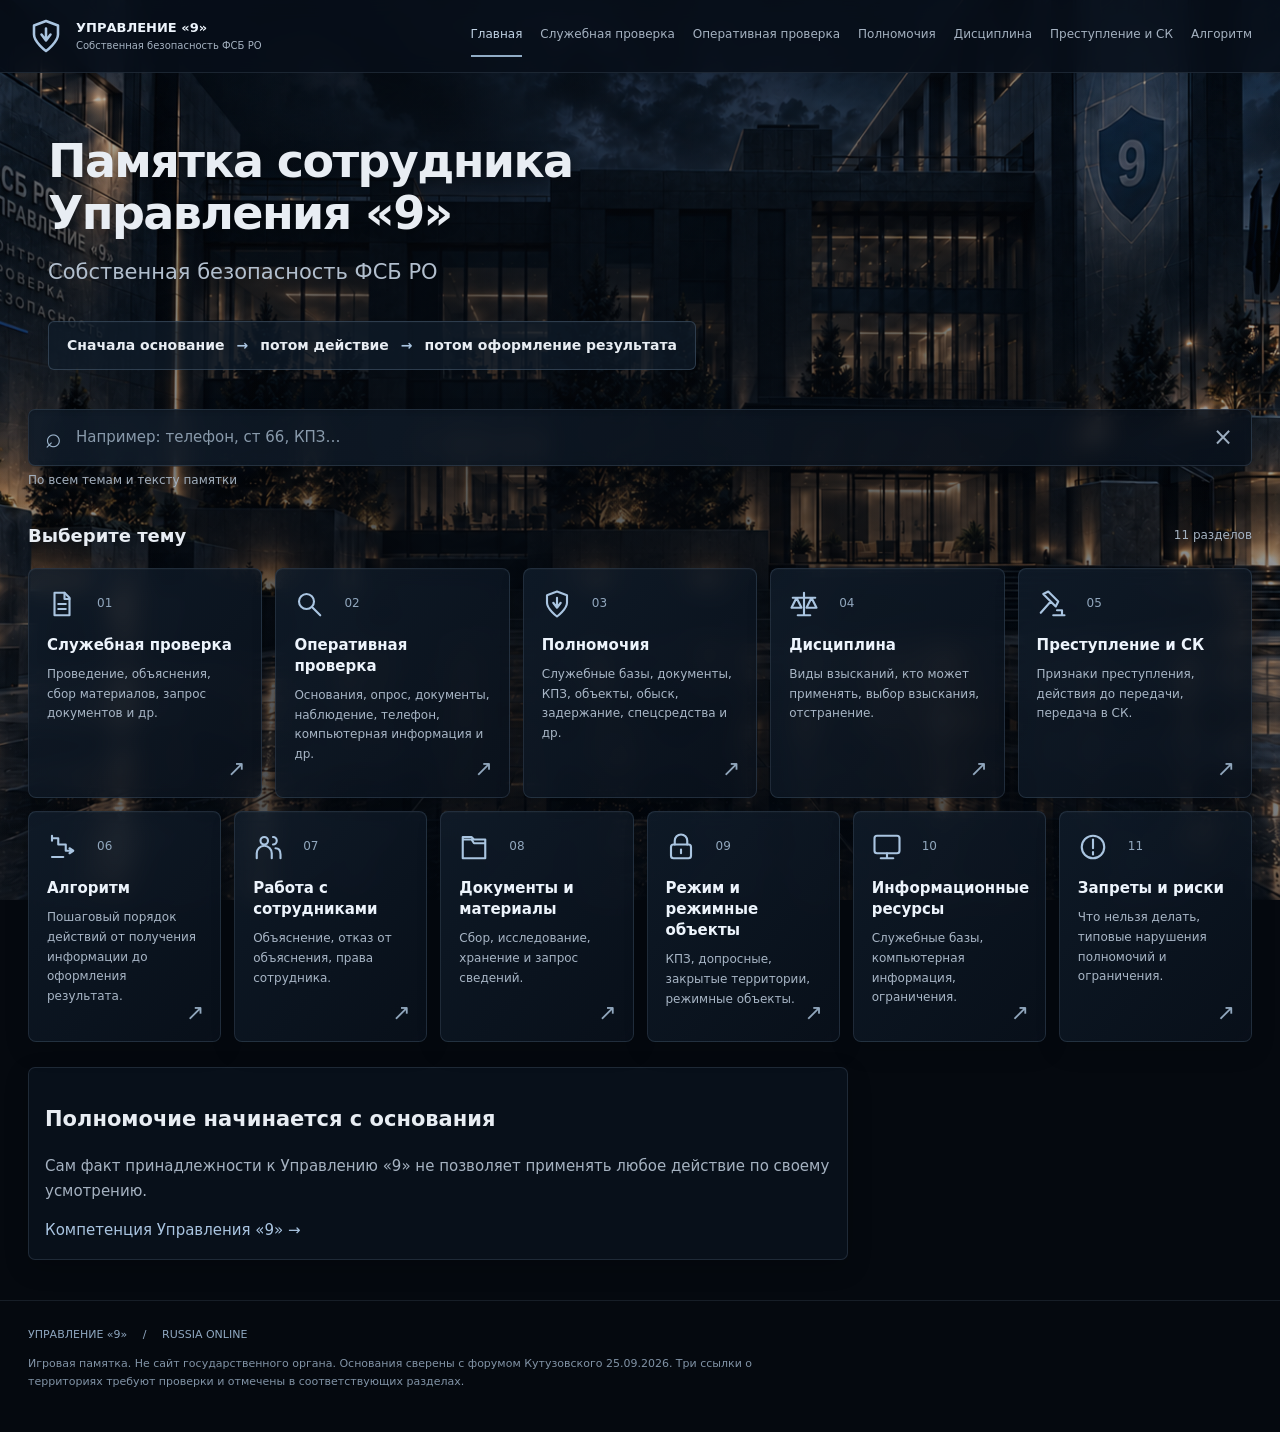
<file: index.html>
<!doctype html><html lang="ru"><head><meta charset="utf-8"><meta name="viewport" content="width=device-width,initial-scale=1"><meta name="description" content="Игровая памятка УП-9 Russia Online: основания, действия, ограничения."><title>Памятка сотрудника Управления «9» · УП-9</title><link rel="icon" href="favicon.svg"><link rel="stylesheet" href="style.css?v=search-20260925"><script defer src="data.js?v=search-20260925"></script><script defer src="app.js?v=search-20260925"></script></head><body><a class="skip" href="#main">К содержанию</a><header><div class="topbar"><a class="brand" href="index.html"><span class="emblem"><svg viewBox="0 0 24 24" fill="none" stroke="currentColor" stroke-width="1.7" stroke-linecap="round" stroke-linejoin="round" aria-hidden="true"><path d="m12 2 8 3v6c0 5-8 11-8 11S4 16 4 11V5z"/><path d="M12 7v8m-3-4 3 4 3-4"/></svg></span><span>УПРАВЛЕНИЕ «9»<small>Собственная безопасность ФСБ РО</small></span></a><button id="menu-toggle" aria-expanded="false" aria-controls="navigation">Меню ☰</button><nav id="navigation" aria-label="Основная навигация"><a href="index.html" aria-current="page">Главная</a><a href="service-check.html">Служебная проверка</a><a href="operative-check.html">Оперативная проверка</a><a href="powers.html">Полномочия</a><a href="discipline.html">Дисциплина</a><a href="crime-sk.html">Преступление и СК</a><a href="algorithm.html">Алгоритм</a></nav></div></header><main id="main"><section class="hero"><div class="hero-art" aria-hidden="true"><svg viewBox="0 0 850 400" preserveAspectRatio="xMidYMid slice" xmlns="http://www.w3.org/2000/svg"><defs><linearGradient id="sky" x2="0" y2="1"><stop stop-color="#16324a"/><stop offset="1" stop-color="#060e17"/></linearGradient><linearGradient id="wall"><stop stop-color="#172b3d"/><stop offset=".7" stop-color="#304152"/><stop offset="1" stop-color="#152433"/></linearGradient><pattern id="windows" width="44" height="48" patternUnits="userSpaceOnUse"><rect width="44" height="48" fill="#122637"/><rect x="4" y="4" width="30" height="38" fill="#07121e"/><path d="M36 0v48M0 44h44" stroke="#54718a" stroke-opacity=".3"/></pattern></defs><rect width="850" height="400" fill="url(#sky)"/><path d="M100 205 565 36v364H100z" fill="url(#windows)"/><path d="m565 36 190 40v324H565z" fill="url(#wall)"/><path d="M755 76 850 34v366h-95z" fill="#102333"/><g stroke="#8ca0af" opacity=".15"><path d="M570 103h185M570 168h185M570 233h185M570 298h185M615 48v352M704 66v334"/></g><path d="m627 144 45-16 45 16v55c0 35-45 65-45 65s-45-30-45-65z" fill="#172b3e" stroke="#75899a" stroke-opacity=".5" stroke-width="3"/><text x="672" y="221" text-anchor="middle" font-family="sans-serif" font-size="63" font-weight="700" fill="#718699" opacity=".5">9</text><path d="M50 365h800v35H50z" fill="#07111a"/><path d="M585 0v400M760 0v400" stroke="#b6c8d7" stroke-opacity=".12" stroke-width="3"/></svg></div><p class="eyebrow">RUSSIA ONLINE / СЛУЖЕБНАЯ ПАМЯТКА</p><h1>Памятка сотрудника<br>Управления «9»</h1><p class="subtitle">Собственная безопасность ФСБ РО</p><div class="principle">Сначала основание <b>→</b> потом действие <b>→</b> потом оформление результата</div></section><section class="search-area" aria-label="Поиск по памятке"><label for="search">Найти действие, статью или правило</label><div class="search-box"><span aria-hidden="true">⌕</span><input id="search" type="text" inputmode="search" placeholder="Например: телефон, ст 66, КПЗ…" autocomplete="off"><button id="clear-search" aria-label="Очистить поиск" type="button">×</button></div><p id="search-status" role="status">По всем темам и тексту памятки</p><div id="search-results" hidden></div></section><section aria-labelledby="topics-heading"><div class="section-head"><h2 id="topics-heading">Выберите тему</h2><span>11 разделов</span></div><div class="topic-grid"><a class="topic-card" href="service-check.html"><div class="card-top"><span class="icon" aria-hidden="true"><svg viewBox="0 0 24 24" fill="none" stroke="currentColor" stroke-width="1.7" stroke-linecap="round" stroke-linejoin="round" aria-hidden="true"><path d="M6 3h8l4 4v14H6z"/><path d="M14 3v5h4M9 12h6M9 16h6"/></svg></span><span>01</span></div><h3>Служебная проверка</h3><p>Проведение, объяснения, сбор материалов, запрос документов и др.</p><span class="arrow" aria-hidden="true">↗</span></a><a class="topic-card" href="operative-check.html"><div class="card-top"><span class="icon" aria-hidden="true"><svg viewBox="0 0 24 24" fill="none" stroke="currentColor" stroke-width="1.7" stroke-linecap="round" stroke-linejoin="round" aria-hidden="true"><circle cx="10" cy="10" r="6"/><path d="m15 15 6 6"/></svg></span><span>02</span></div><h3>Оперативная проверка</h3><p>Основания, опрос, документы, наблюдение, телефон, компьютерная информация и др.</p><span class="arrow" aria-hidden="true">↗</span></a><a class="topic-card" href="powers.html"><div class="card-top"><span class="icon" aria-hidden="true"><svg viewBox="0 0 24 24" fill="none" stroke="currentColor" stroke-width="1.7" stroke-linecap="round" stroke-linejoin="round" aria-hidden="true"><path d="m12 2 8 3v6c0 5-8 11-8 11S4 16 4 11V5z"/><path d="M12 7v8m-3-4 3 4 3-4"/></svg></span><span>03</span></div><h3>Полномочия</h3><p>Служебные базы, документы, КПЗ, объекты, обыск, задержание, спецсредства и др.</p><span class="arrow" aria-hidden="true">↗</span></a><a class="topic-card" href="discipline.html"><div class="card-top"><span class="icon" aria-hidden="true"><svg viewBox="0 0 24 24" fill="none" stroke="currentColor" stroke-width="1.7" stroke-linecap="round" stroke-linejoin="round" aria-hidden="true"><path d="M12 3v18M7 21h10M3 7h18M6 7l-4 8h8zm12 0-4 8h8z"/></svg></span><span>04</span></div><h3>Дисциплина</h3><p>Виды взысканий, кто может применять, выбор взыскания, отстранение.</p><span class="arrow" aria-hidden="true">↗</span></a><a class="topic-card" href="crime-sk.html"><div class="card-top"><span class="icon" aria-hidden="true"><svg viewBox="0 0 24 24" fill="none" stroke="currentColor" stroke-width="1.7" stroke-linecap="round" stroke-linejoin="round" aria-hidden="true"><path d="m5 4 4-2 8 8-2 4zM11 10l-8 9M13 21h9M16 17h4v4"/></svg></span><span>05</span></div><h3>Преступление и СК</h3><p>Признаки преступления, действия до передачи, передача в СК.</p><span class="arrow" aria-hidden="true">↗</span></a><a class="topic-card" href="algorithm.html"><div class="card-top"><span class="icon" aria-hidden="true"><svg viewBox="0 0 24 24" fill="none" stroke="currentColor" stroke-width="1.7" stroke-linecap="round" stroke-linejoin="round" aria-hidden="true"><path d="M4 5h5v5h6v5h5M4 3v4M18 13l3 2-3 2M4 20h9"/></svg></span><span>06</span></div><h3>Алгоритм</h3><p>Пошаговый порядок действий от получения информации до оформления результата.</p><span class="arrow" aria-hidden="true">↗</span></a><a class="topic-card" href="employees.html"><div class="card-top"><span class="icon" aria-hidden="true"><svg viewBox="0 0 24 24" fill="none" stroke="currentColor" stroke-width="1.7" stroke-linecap="round" stroke-linejoin="round" aria-hidden="true"><circle cx="9" cy="7" r="3"/><path d="M3 21v-4a6 6 0 0 1 12 0v4M16 4a3 3 0 0 1 0 6M18 13c3 0 4 2 4 5v3"/></svg></span><span>07</span></div><h3>Работа с сотрудниками</h3><p>Объяснение, отказ от объяснения, права сотрудника.</p><span class="arrow" aria-hidden="true">↗</span></a><a class="topic-card" href="documents.html"><div class="card-top"><span class="icon" aria-hidden="true"><svg viewBox="0 0 24 24" fill="none" stroke="currentColor" stroke-width="1.7" stroke-linecap="round" stroke-linejoin="round" aria-hidden="true"><path d="M3 6h7l2 3h9v12H3zM3 6V4h7l2 2h9v3"/></svg></span><span>08</span></div><h3>Документы и материалы</h3><p>Сбор, исследование, хранение и запрос сведений.</p><span class="arrow" aria-hidden="true">↗</span></a><a class="topic-card" href="restricted.html"><div class="card-top"><span class="icon" aria-hidden="true"><svg viewBox="0 0 24 24" fill="none" stroke="currentColor" stroke-width="1.7" stroke-linecap="round" stroke-linejoin="round" aria-hidden="true"><rect x="4" y="10" width="16" height="11" rx="2"/><path d="M7 10V7a5 5 0 0 1 10 0v3M12 14v3"/></svg></span><span>09</span></div><h3>Режим и режимные объекты</h3><p>КПЗ, допросные, закрытые территории, режимные объекты.</p><span class="arrow" aria-hidden="true">↗</span></a><a class="topic-card" href="resources.html"><div class="card-top"><span class="icon" aria-hidden="true"><svg viewBox="0 0 24 24" fill="none" stroke="currentColor" stroke-width="1.7" stroke-linecap="round" stroke-linejoin="round" aria-hidden="true"><rect x="2" y="3" width="20" height="14" rx="2"/><path d="M12 17v4M7 21h10"/></svg></span><span>10</span></div><h3>Информационные ресурсы</h3><p>Служебные базы, компьютерная информация, ограничения.</p><span class="arrow" aria-hidden="true">↗</span></a><a class="topic-card" href="risks.html"><div class="card-top"><span class="icon" aria-hidden="true"><svg viewBox="0 0 24 24" fill="none" stroke="currentColor" stroke-width="1.7" stroke-linecap="round" stroke-linejoin="round" aria-hidden="true"><circle cx="12" cy="12" r="9"/><path d="M12 6v7m0 3v2"/></svg></span><span>11</span></div><h3>Запреты и риски</h3><p>Что нельзя делать, типовые нарушения полномочий и ограничения.</p><span class="arrow" aria-hidden="true">↗</span></a></div></section><section class="intro-note"><h2>Полномочие начинается с основания</h2><p>Сам факт принадлежности к Управлению «9» не позволяет применять любое действие по своему усмотрению.</p><a href="employees.html#section-1">Компетенция Управления «9» →</a></section></main><footer>УПРАВЛЕНИЕ «9» <span> / </span> RUSSIA ONLINE<p>Игровая памятка. Не сайт государственного органа. Основания сверены с форумом Кутузовского 25.09.2026. Три ссылки о территориях требуют проверки и отмечены в соответствующих разделах.</p></footer><noscript><p class="nojs">Для поиска включите JavaScript. Все материалы доступны ниже.</p></noscript></body></html>
</file>
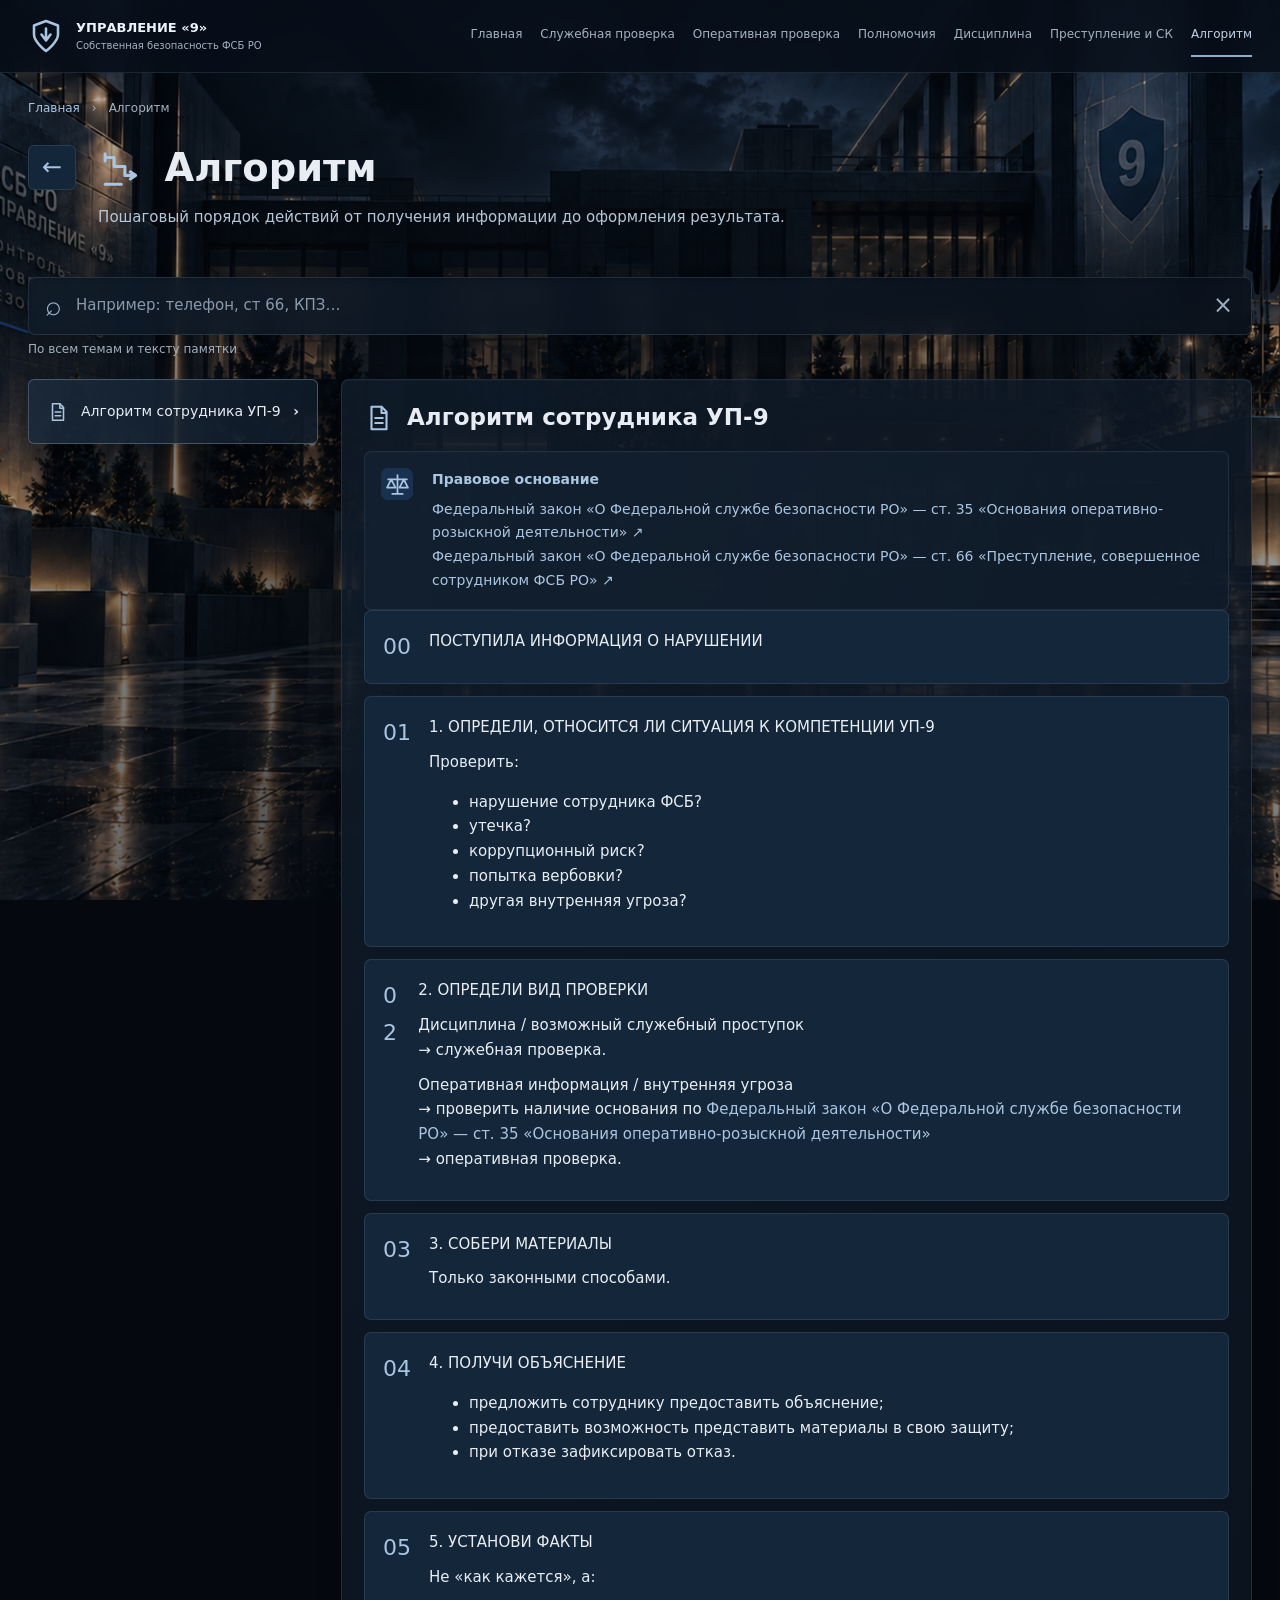
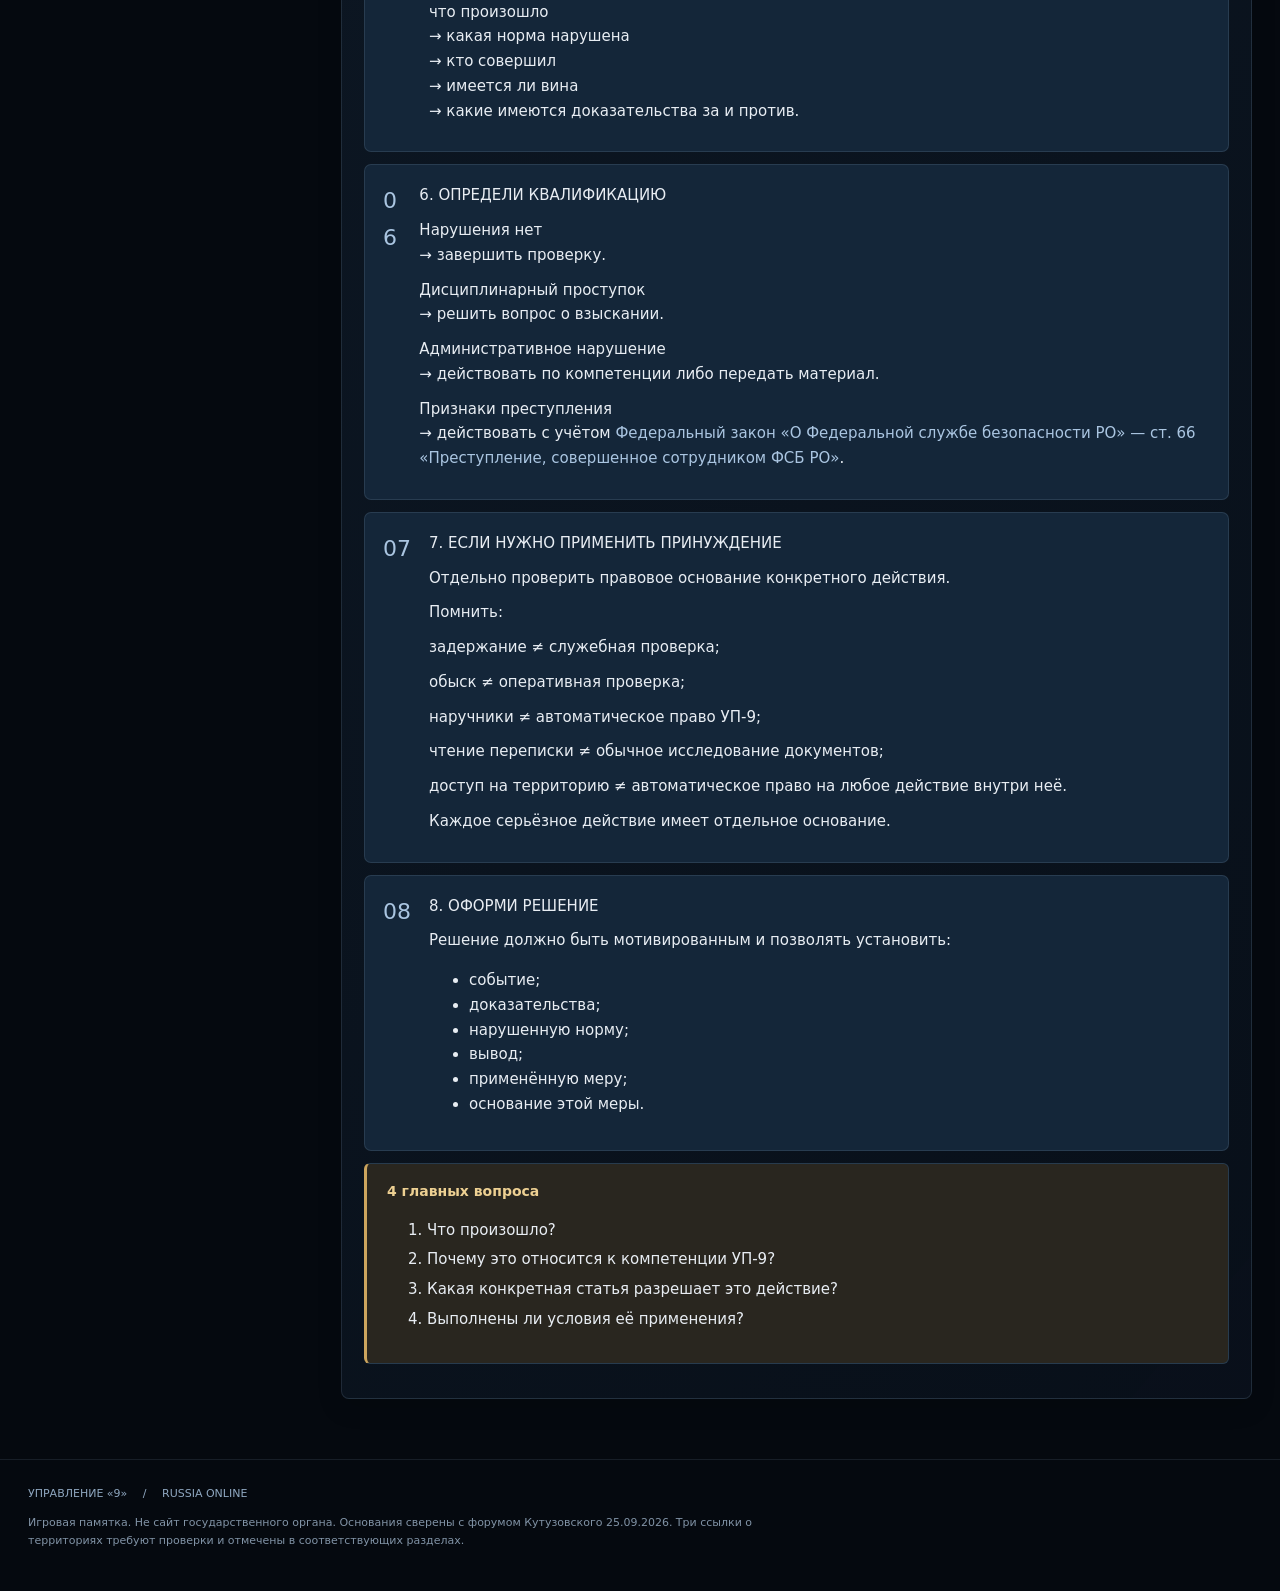
<file: algorithm.html>
<!doctype html><html lang="ru"><head><meta charset="utf-8"><meta name="viewport" content="width=device-width,initial-scale=1"><meta name="description" content="Игровая памятка УП-9 Russia Online: основания, действия, ограничения."><title>Алгоритм · УП-9</title><link rel="icon" href="favicon.svg"><link rel="stylesheet" href="style.css?v=search-20260925"><script defer src="data.js?v=search-20260925"></script><script defer src="app.js?v=search-20260925"></script></head><body><a class="skip" href="#main">К содержанию</a><header><div class="topbar"><a class="brand" href="index.html"><span class="emblem"><svg viewBox="0 0 24 24" fill="none" stroke="currentColor" stroke-width="1.7" stroke-linecap="round" stroke-linejoin="round" aria-hidden="true"><path d="m12 2 8 3v6c0 5-8 11-8 11S4 16 4 11V5z"/><path d="M12 7v8m-3-4 3 4 3-4"/></svg></span><span>УПРАВЛЕНИЕ «9»<small>Собственная безопасность ФСБ РО</small></span></a><button id="menu-toggle" aria-expanded="false" aria-controls="navigation">Меню ☰</button><nav id="navigation" aria-label="Основная навигация"><a href="index.html">Главная</a><a href="service-check.html">Служебная проверка</a><a href="operative-check.html">Оперативная проверка</a><a href="powers.html">Полномочия</a><a href="discipline.html">Дисциплина</a><a href="crime-sk.html">Преступление и СК</a><a href="algorithm.html" aria-current="page">Алгоритм</a></nav></div></header><main id="main"><div class="breadcrumbs"><a href="index.html">Главная</a><span>›</span>Алгоритм</div><div class="topic-heading"><a class="back" href="index.html" aria-label="Назад к темам">←</a><div><h1><span class="icon" aria-hidden="true"><svg viewBox="0 0 24 24" fill="none" stroke="currentColor" stroke-width="1.7" stroke-linecap="round" stroke-linejoin="round" aria-hidden="true"><path d="M4 5h5v5h6v5h5M4 3v4M18 13l3 2-3 2M4 20h9"/></svg></span> Алгоритм</h1><p class="subtitle">Пошаговый порядок действий от получения информации до оформления результата.</p></div></div><section class="search-area" aria-label="Поиск по памятке"><label for="search">Найти действие, статью или правило</label><div class="search-box"><span aria-hidden="true">⌕</span><input id="search" type="text" inputmode="search" placeholder="Например: телефон, ст 66, КПЗ…" autocomplete="off"><button id="clear-search" aria-label="Очистить поиск" type="button">×</button></div><p id="search-status" role="status">По всем темам и тексту памятки</p><div id="search-results" hidden></div></section><div class="workspace"><aside><label for="subsection-select">Подраздел</label><select id="subsection-select"><option value="section-36">Алгоритм сотрудника УП-9</option></select><nav class="subsections" aria-label="Подразделы"><a href="#section-36" data-section="section-36"><span class="side-icon"><svg viewBox="0 0 24 24" fill="none" stroke="currentColor" stroke-width="1.7" stroke-linecap="round" stroke-linejoin="round" aria-hidden="true"><path d="M6 3h8l4 4v14H6z"/><path d="M14 3v5h4M9 12h6M9 16h6"/></svg></span>Алгоритм сотрудника УП-9<b>›</b></a></nav></aside><div class="reading"><article class="material" id="section-36" tabindex="-1"><div class="article-heading"><span class="icon" aria-hidden="true"><svg viewBox="0 0 24 24" fill="none" stroke="currentColor" stroke-width="1.7" stroke-linecap="round" stroke-linejoin="round" aria-hidden="true"><path d="M6 3h8l4 4v14H6z"/><path d="M14 3v5h4M9 12h6M9 16h6"/></svg></span><h2>Алгоритм сотрудника УП-9</h2></div><section class="answer-block blue"><span class="block-icon"><svg viewBox="0 0 24 24" fill="none" stroke="currentColor" stroke-width="1.7" stroke-linecap="round" stroke-linejoin="round" aria-hidden="true"><path d="M12 3v18M7 21h10M3 7h18M6 7l-4 8h8zm12 0-4 8h8z"/></svg></span><div><h3>Правовое основание</h3><p><a href="https://forum.russia.online/threads/federal-nyi-zakon-o-federal-noi-sluzhbe-bezopasnosti-ro.5310/" target="_blank" rel="noopener noreferrer">Федеральный закон «О Федеральной службе безопасности РО» — ст. 35 «Основания оперативно-розыскной деятельности» ↗</a></p><p><a href="https://forum.russia.online/threads/federal-nyi-zakon-o-federal-noi-sluzhbe-bezopasnosti-ro.5310/" target="_blank" rel="noopener noreferrer">Федеральный закон «О Федеральной службе безопасности РО» — ст. 66 «Преступление, совершенное сотрудником ФСБ РО» ↗</a></p></div></section><div class="steps"><section class="step"><span>00</span><div><p>ПОСТУПИЛА ИНФОРМАЦИЯ О НАРУШЕНИИ</p></div></section><section class="step"><span>01</span><div><p>1. ОПРЕДЕЛИ, ОТНОСИТСЯ ЛИ СИТУАЦИЯ К КОМПЕТЕНЦИИ УП-9</p><p>Проверить:</p><ul><li>нарушение сотрудника ФСБ?</li><li>утечка?</li><li>коррупционный риск?</li><li>попытка вербовки?</li><li>другая внутренняя угроза?</li></ul></div></section><section class="step"><span>02</span><div><p>2. ОПРЕДЕЛИ ВИД ПРОВЕРКИ</p><p>Дисциплина / возможный служебный проступок<br>→ служебная проверка.</p><p>Оперативная информация / внутренняя угроза<br>→ проверить наличие основания по <a href="https://forum.russia.online/threads/federal-nyi-zakon-o-federal-noi-sluzhbe-bezopasnosti-ro.5310/" target="_blank" rel="noopener noreferrer">Федеральный закон «О Федеральной службе безопасности РО» — ст. 35 «Основания оперативно-розыскной деятельности»</a><br>→ оперативная проверка.</p></div></section><section class="step"><span>03</span><div><p>3. СОБЕРИ МАТЕРИАЛЫ</p><p>Только законными способами.</p></div></section><section class="step"><span>04</span><div><p>4. ПОЛУЧИ ОБЪЯСНЕНИЕ</p><ul><li>предложить сотруднику предоставить объяснение;</li><li>предоставить возможность представить материалы в свою защиту;</li><li>при отказе зафиксировать отказ.</li></ul></div></section><section class="step"><span>05</span><div><p>5. УСТАНОВИ ФАКТЫ</p><p>Не «как кажется», а:</p><p>что произошло<br>→ какая норма нарушена<br>→ кто совершил<br>→ имеется ли вина<br>→ какие имеются доказательства за и против.</p></div></section><section class="step"><span>06</span><div><p>6. ОПРЕДЕЛИ КВАЛИФИКАЦИЮ</p><p>Нарушения нет<br>→ завершить проверку.</p><p>Дисциплинарный проступок<br>→ решить вопрос о взыскании.</p><p>Административное нарушение<br>→ действовать по компетенции либо передать материал.</p><p>Признаки преступления<br>→ действовать с учётом <a href="https://forum.russia.online/threads/federal-nyi-zakon-o-federal-noi-sluzhbe-bezopasnosti-ro.5310/" target="_blank" rel="noopener noreferrer">Федеральный закон «О Федеральной службе безопасности РО» — ст. 66 «Преступление, совершенное сотрудником ФСБ РО»</a>.</p></div></section><section class="step"><span>07</span><div><p>7. ЕСЛИ НУЖНО ПРИМЕНИТЬ ПРИНУЖДЕНИЕ</p><p>Отдельно проверить правовое основание конкретного действия.</p><p>Помнить:</p><p>задержание ≠ служебная проверка;</p><p>обыск ≠ оперативная проверка;</p><p>наручники ≠ автоматическое право УП-9;</p><p>чтение переписки ≠ обычное исследование документов;</p><p>доступ на территорию ≠ автоматическое право на любое действие внутри неё.</p><p>Каждое серьёзное действие имеет отдельное основание.</p></div></section><section class="step"><span>08</span><div><p>8. ОФОРМИ РЕШЕНИЕ</p><p>Решение должно быть мотивированным и позволять установить:</p><ul><li>событие;</li><li>доказательства;</li><li>нарушенную норму;</li><li>вывод;</li><li>применённую меру;</li><li>основание этой меры.</li></ul></div></section></div><section class="meaning amber"><h3>4 главных вопроса</h3><ol><li>Что произошло?</li><li>Почему это относится к компетенции УП-9?</li><li>Какая конкретная статья разрешает это действие?</li><li>Выполнены ли условия её применения?</li></ol></section></article></div></div></main><footer>УПРАВЛЕНИЕ «9» <span> / </span> RUSSIA ONLINE<p>Игровая памятка. Не сайт государственного органа. Основания сверены с форумом Кутузовского 25.09.2026. Три ссылки о территориях требуют проверки и отмечены в соответствующих разделах.</p></footer><noscript><p class="nojs">Для поиска включите JavaScript. Все материалы доступны ниже.</p></noscript></body></html>
</file>
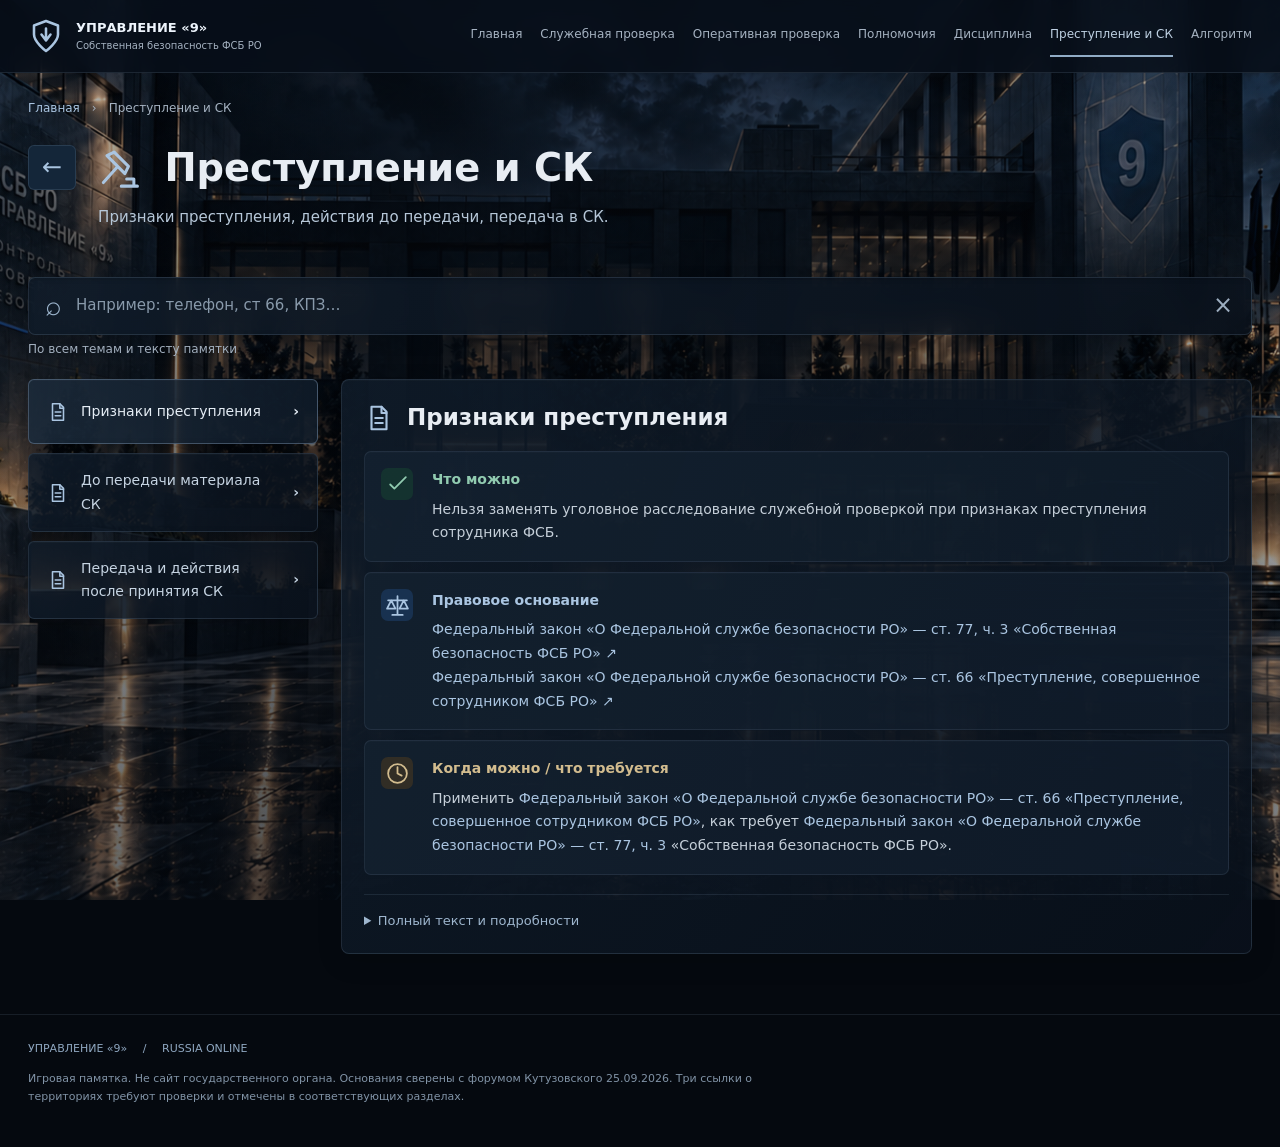
<file: crime-sk.html>
<!doctype html><html lang="ru"><head><meta charset="utf-8"><meta name="viewport" content="width=device-width,initial-scale=1"><meta name="description" content="Игровая памятка УП-9 Russia Online: основания, действия, ограничения."><title>Преступление и СК · УП-9</title><link rel="icon" href="favicon.svg"><link rel="stylesheet" href="style.css?v=search-20260925"><script defer src="data.js?v=search-20260925"></script><script defer src="app.js?v=search-20260925"></script></head><body><a class="skip" href="#main">К содержанию</a><header><div class="topbar"><a class="brand" href="index.html"><span class="emblem"><svg viewBox="0 0 24 24" fill="none" stroke="currentColor" stroke-width="1.7" stroke-linecap="round" stroke-linejoin="round" aria-hidden="true"><path d="m12 2 8 3v6c0 5-8 11-8 11S4 16 4 11V5z"/><path d="M12 7v8m-3-4 3 4 3-4"/></svg></span><span>УПРАВЛЕНИЕ «9»<small>Собственная безопасность ФСБ РО</small></span></a><button id="menu-toggle" aria-expanded="false" aria-controls="navigation">Меню ☰</button><nav id="navigation" aria-label="Основная навигация"><a href="index.html">Главная</a><a href="service-check.html">Служебная проверка</a><a href="operative-check.html">Оперативная проверка</a><a href="powers.html">Полномочия</a><a href="discipline.html">Дисциплина</a><a href="crime-sk.html" aria-current="page">Преступление и СК</a><a href="algorithm.html">Алгоритм</a></nav></div></header><main id="main"><div class="breadcrumbs"><a href="index.html">Главная</a><span>›</span>Преступление и СК</div><div class="topic-heading"><a class="back" href="index.html" aria-label="Назад к темам">←</a><div><h1><span class="icon" aria-hidden="true"><svg viewBox="0 0 24 24" fill="none" stroke="currentColor" stroke-width="1.7" stroke-linecap="round" stroke-linejoin="round" aria-hidden="true"><path d="m5 4 4-2 8 8-2 4zM11 10l-8 9M13 21h9M16 17h4v4"/></svg></span> Преступление и СК</h1><p class="subtitle">Признаки преступления, действия до передачи, передача в СК.</p></div></div><section class="search-area" aria-label="Поиск по памятке"><label for="search">Найти действие, статью или правило</label><div class="search-box"><span aria-hidden="true">⌕</span><input id="search" type="text" inputmode="search" placeholder="Например: телефон, ст 66, КПЗ…" autocomplete="off"><button id="clear-search" aria-label="Очистить поиск" type="button">×</button></div><p id="search-status" role="status">По всем темам и тексту памятки</p><div id="search-results" hidden></div></section><div class="workspace"><aside><label for="subsection-select">Подраздел</label><select id="subsection-select"><option value="section-33">Признаки преступления</option><option value="section-34">До передачи материала СК</option><option value="section-35">Передача и действия после принятия СК</option></select><nav class="subsections" aria-label="Подразделы"><a href="#section-33" data-section="section-33"><span class="side-icon"><svg viewBox="0 0 24 24" fill="none" stroke="currentColor" stroke-width="1.7" stroke-linecap="round" stroke-linejoin="round" aria-hidden="true"><path d="M6 3h8l4 4v14H6z"/><path d="M14 3v5h4M9 12h6M9 16h6"/></svg></span>Признаки преступления<b>›</b></a><a href="#section-34" data-section="section-34"><span class="side-icon"><svg viewBox="0 0 24 24" fill="none" stroke="currentColor" stroke-width="1.7" stroke-linecap="round" stroke-linejoin="round" aria-hidden="true"><path d="M6 3h8l4 4v14H6z"/><path d="M14 3v5h4M9 12h6M9 16h6"/></svg></span>До передачи материала СК<b>›</b></a><a href="#section-35" data-section="section-35"><span class="side-icon"><svg viewBox="0 0 24 24" fill="none" stroke="currentColor" stroke-width="1.7" stroke-linecap="round" stroke-linejoin="round" aria-hidden="true"><path d="M6 3h8l4 4v14H6z"/><path d="M14 3v5h4M9 12h6M9 16h6"/></svg></span>Передача и действия после принятия СК<b>›</b></a></nav></aside><div class="reading"><article class="material" id="section-33" tabindex="-1"><div class="article-heading"><span class="icon" aria-hidden="true"><svg viewBox="0 0 24 24" fill="none" stroke="currentColor" stroke-width="1.7" stroke-linecap="round" stroke-linejoin="round" aria-hidden="true"><path d="M6 3h8l4 4v14H6z"/><path d="M14 3v5h4M9 12h6M9 16h6"/></svg></span><h2>Признаки преступления</h2></div><div class="answer-stack"><section class="answer-block green"><span class="block-icon"><svg viewBox="0 0 24 24" fill="none" stroke="currentColor" stroke-width="1.7" stroke-linecap="round" stroke-linejoin="round" aria-hidden="true"><path d="m5 12 4 4L20 5"/></svg></span><div><h3>Что можно</h3><p>Нельзя заменять уголовное расследование служебной проверкой при признаках преступления сотрудника ФСБ.</p></div></section><section class="answer-block blue"><span class="block-icon"><svg viewBox="0 0 24 24" fill="none" stroke="currentColor" stroke-width="1.7" stroke-linecap="round" stroke-linejoin="round" aria-hidden="true"><path d="M12 3v18M7 21h10M3 7h18M6 7l-4 8h8zm12 0-4 8h8z"/></svg></span><div><h3>Правовое основание</h3><p><a href="https://forum.russia.online/threads/federal-nyi-zakon-o-federal-noi-sluzhbe-bezopasnosti-ro.5310/" target="_blank" rel="noopener noreferrer">Федеральный закон «О Федеральной службе безопасности РО» — ст. 77, ч. 3 «Собственная безопасность ФСБ РО» ↗</a></p><p><a href="https://forum.russia.online/threads/federal-nyi-zakon-o-federal-noi-sluzhbe-bezopasnosti-ro.5310/" target="_blank" rel="noopener noreferrer">Федеральный закон «О Федеральной службе безопасности РО» — ст. 66 «Преступление, совершенное сотрудником ФСБ РО» ↗</a></p></div></section><section class="answer-block amber"><span class="block-icon"><svg viewBox="0 0 24 24" fill="none" stroke="currentColor" stroke-width="1.7" stroke-linecap="round" stroke-linejoin="round" aria-hidden="true"><circle cx="12" cy="12" r="9"/><path d="M12 6v6l4 2"/></svg></span><div><h3>Когда можно / что требуется</h3><p>Применить <a href="https://forum.russia.online/threads/federal-nyi-zakon-o-federal-noi-sluzhbe-bezopasnosti-ro.5310/" target="_blank" rel="noopener noreferrer">Федеральный закон «О Федеральной службе безопасности РО» — ст. 66 «Преступление, совершенное сотрудником ФСБ РО»</a>, как требует <a href="https://forum.russia.online/threads/federal-nyi-zakon-o-federal-noi-sluzhbe-bezopasnosti-ro.5310/" target="_blank" rel="noopener noreferrer">Федеральный закон «О Федеральной службе безопасности РО» — ст. 77, ч. 3 </a>«Собственная безопасность ФСБ РО».</p></div></section></div><details class="full-text"><summary>Полный текст и подробности</summary><section class="meaning neutral"><h3><span aria-hidden="true">·</span> Подробная памятка</h3><p>В этот момент обычная служебная проверка не должна использоваться как замена уголовному расследованию.</p></section><section class="meaning blue"><h3><span aria-hidden="true">⚖</span> Правовое основание</h3><p><a href="https://forum.russia.online/threads/federal-nyi-zakon-o-federal-noi-sluzhbe-bezopasnosti-ro.5310/" target="_blank" rel="noopener noreferrer">Федеральный закон «О Федеральной службе безопасности РО» — ст. 77, ч. 3 </a>«Собственная безопасность ФСБ РО».</p><p>При выявлении признаков преступления сотрудника применяется <a href="https://forum.russia.online/threads/federal-nyi-zakon-o-federal-noi-sluzhbe-bezopasnosti-ro.5310/" target="_blank" rel="noopener noreferrer">Федеральный закон «О Федеральной службе безопасности РО» — ст. 66 «Преступление, совершенное сотрудником ФСБ РО»</a>.</p></section></details></article><article class="material" id="section-34" tabindex="-1"><div class="article-heading"><span class="icon" aria-hidden="true"><svg viewBox="0 0 24 24" fill="none" stroke="currentColor" stroke-width="1.7" stroke-linecap="round" stroke-linejoin="round" aria-hidden="true"><path d="M6 3h8l4 4v14H6z"/><path d="M14 3v5h4M9 12h6M9 16h6"/></svg></span><h2>До передачи материала СК</h2></div><div class="answer-stack"><section class="answer-block green"><span class="block-icon"><svg viewBox="0 0 24 24" fill="none" stroke="currentColor" stroke-width="1.7" stroke-linecap="round" stroke-linejoin="round" aria-hidden="true"><path d="m5 12 4 4L20 5"/></svg></span><div><h3>Что можно</h3><p>Можно пресечь преступление, обеспечить безопасность и сохранить доказательства до передачи материала; задержать — только при законном основании.</p></div></section><section class="answer-block blue"><span class="block-icon"><svg viewBox="0 0 24 24" fill="none" stroke="currentColor" stroke-width="1.7" stroke-linecap="round" stroke-linejoin="round" aria-hidden="true"><path d="M12 3v18M7 21h10M3 7h18M6 7l-4 8h8zm12 0-4 8h8z"/></svg></span><div><h3>Правовое основание</h3><p><a href="https://forum.russia.online/threads/federal-nyi-zakon-o-federal-noi-sluzhbe-bezopasnosti-ro.5310/" target="_blank" rel="noopener noreferrer">Федеральный закон «О Федеральной службе безопасности РО» — ст. 66, ч. 2 «Преступление, совершенное сотрудником ФСБ РО» ↗</a></p></div></section><section class="answer-block amber"><span class="block-icon"><svg viewBox="0 0 24 24" fill="none" stroke="currentColor" stroke-width="1.7" stroke-linecap="round" stroke-linejoin="round" aria-hidden="true"><circle cx="12" cy="12" r="9"/><path d="M12 6v6l4 2"/></svg></span><div><h3>Когда можно / что требуется</h3><p>Действовать по <a href="https://forum.russia.online/threads/federal-nyi-zakon-o-federal-noi-sluzhbe-bezopasnosti-ro.5310/" target="_blank" rel="noopener noreferrer">Федеральный закон «О Федеральной службе безопасности РО» — ст. 66, ч. 2 </a>«Преступление, совершенное сотрудником ФСБ РО», оформить материалы и решить вопрос о передаче СК.</p></div></section></div><details class="full-text"><summary>Полный текст и подробности</summary><section class="meaning blue"><h3><span aria-hidden="true">⚖</span> Правовое основание</h3><p><a href="https://forum.russia.online/threads/federal-nyi-zakon-o-federal-noi-sluzhbe-bezopasnosti-ro.5310/" target="_blank" rel="noopener noreferrer">Федеральный закон «О Федеральной службе безопасности РО» — ст. 66, ч. 2 </a>«Преступление, совершенное сотрудником ФСБ РО».</p><p>УП-9 вправе:</p><ul><li>пресечь преступление;</li><li>обеспечить безопасность;</li><li>сохранить доказательства;</li><li>задержать лицо при наличии законного основания.</li></ul></section><section class="meaning neutral"><h3><span aria-hidden="true">·</span> Пример</h3><p>сотрудник ФСБ прямо сейчас пытается передать постороннему лицу охраняемую информацию.</p><p>УП-9 не обязано стоять и ждать СК.</p><p>Оно может:</p><p>пресечь передачу<br>→ обеспечить сохранность доказательств<br>→ при наличии законного основания задержать лицо<br>→ оформить материалы<br>→ решить вопрос о передаче СК.</p></section></details></article><article class="material" id="section-35" tabindex="-1"><div class="article-heading"><span class="icon" aria-hidden="true"><svg viewBox="0 0 24 24" fill="none" stroke="currentColor" stroke-width="1.7" stroke-linecap="round" stroke-linejoin="round" aria-hidden="true"><path d="M6 3h8l4 4v14H6z"/><path d="M14 3v5h4M9 12h6M9 16h6"/></svg></span><h2>Передача и действия после принятия СК</h2></div><div class="answer-stack"><section class="answer-block green"><span class="block-icon"><svg viewBox="0 0 24 24" fill="none" stroke="currentColor" stroke-width="1.7" stroke-linecap="round" stroke-linejoin="round" aria-hidden="true"><path d="m5 12 4 4L20 5"/></svg></span><div><h3>Что можно</h3><p>Нужно передать материал СК при предусмотренных условиях. После принятия материала нельзя подменять следователя СК.</p></div></section><section class="answer-block blue"><span class="block-icon"><svg viewBox="0 0 24 24" fill="none" stroke="currentColor" stroke-width="1.7" stroke-linecap="round" stroke-linejoin="round" aria-hidden="true"><path d="M12 3v18M7 21h10M3 7h18M6 7l-4 8h8zm12 0-4 8h8z"/></svg></span><div><h3>Правовое основание</h3><p><a href="https://forum.russia.online/threads/federal-nyi-zakon-o-federal-noi-sluzhbe-bezopasnosti-ro.5310/" target="_blank" rel="noopener noreferrer">Федеральный закон «О Федеральной службе безопасности РО» — ст. 66, ч. 1, 3 «Преступление, совершенное сотрудником ФСБ РО» ↗</a></p></div></section><section class="answer-block amber"><span class="block-icon"><svg viewBox="0 0 24 24" fill="none" stroke="currentColor" stroke-width="1.7" stroke-linecap="round" stroke-linejoin="round" aria-hidden="true"><circle cx="12" cy="12" r="9"/><path d="M12 6v6l4 2"/></svg></span><div><h3>Когда можно / что требуется</h3><p>Достаточные данные о преступлении сотрудника ФСБ и конфликт интересов при расследовании самой ФСБ; передача — в предусмотренных уголовным законодательством случаях. <a href="https://forum.russia.online/threads/federal-nyi-zakon-o-federal-noi-sluzhbe-bezopasnosti-ro.5310/" target="_blank" rel="noopener noreferrer">Федеральный закон «О Федеральной службе безопасности РО» — ст. 66, ч. 1 </a>«Преступление, совершенное сотрудником ФСБ РО». Дальнейшее содействие — по законному запросу.</p></div></section></div><details class="full-text"><summary>Полный текст и подробности</summary><section class="meaning blue"><h3><span aria-hidden="true">⚖</span> Правовое основание</h3><p><a href="https://forum.russia.online/threads/federal-nyi-zakon-o-federal-noi-sluzhbe-bezopasnosti-ro.5310/" target="_blank" rel="noopener noreferrer">Федеральный закон «О Федеральной службе безопасности РО» — ст. 66, ч. 1 </a>«Преступление, совершенное сотрудником ФСБ РО».</p><p>Если есть достаточные данные о преступлении сотрудника ФСБ и расследование самой ФСБ создало бы конфликт интересов, материал передаётся СК в предусмотренных уголовным законодательством случаях.</p><p>После того как СК принял материал:</p><p>УП-9 не подменяет следователя СК.</p><p>УП-9 может оказывать содействие по законному запросу, в том числе по вопросам:</p><ul><li>государственной тайны;</li><li>специальной оперативной информации.</li></ul></section></details></article></div></div></main><footer>УПРАВЛЕНИЕ «9» <span> / </span> RUSSIA ONLINE<p>Игровая памятка. Не сайт государственного органа. Основания сверены с форумом Кутузовского 25.09.2026. Три ссылки о территориях требуют проверки и отмечены в соответствующих разделах.</p></footer><noscript><p class="nojs">Для поиска включите JavaScript. Все материалы доступны ниже.</p></noscript></body></html>
</file>
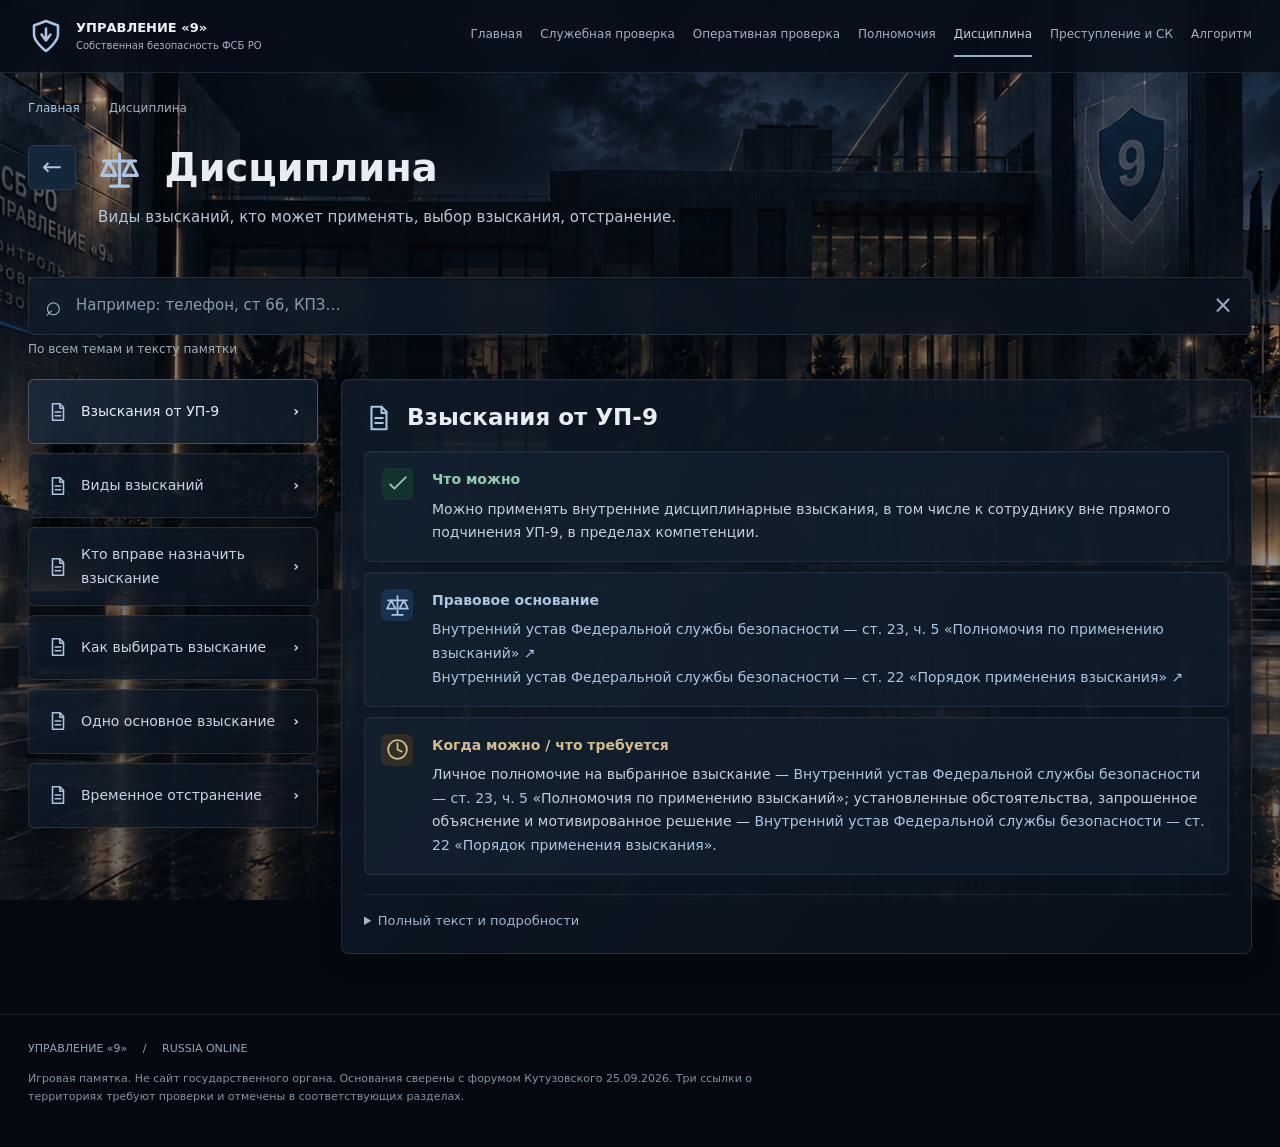
<file: discipline.html>
<!doctype html><html lang="ru"><head><meta charset="utf-8"><meta name="viewport" content="width=device-width,initial-scale=1"><meta name="description" content="Игровая памятка УП-9 Russia Online: основания, действия, ограничения."><title>Дисциплина · УП-9</title><link rel="icon" href="favicon.svg"><link rel="stylesheet" href="style.css?v=search-20260925"><script defer src="data.js?v=search-20260925"></script><script defer src="app.js?v=search-20260925"></script></head><body><a class="skip" href="#main">К содержанию</a><header><div class="topbar"><a class="brand" href="index.html"><span class="emblem"><svg viewBox="0 0 24 24" fill="none" stroke="currentColor" stroke-width="1.7" stroke-linecap="round" stroke-linejoin="round" aria-hidden="true"><path d="m12 2 8 3v6c0 5-8 11-8 11S4 16 4 11V5z"/><path d="M12 7v8m-3-4 3 4 3-4"/></svg></span><span>УПРАВЛЕНИЕ «9»<small>Собственная безопасность ФСБ РО</small></span></a><button id="menu-toggle" aria-expanded="false" aria-controls="navigation">Меню ☰</button><nav id="navigation" aria-label="Основная навигация"><a href="index.html">Главная</a><a href="service-check.html">Служебная проверка</a><a href="operative-check.html">Оперативная проверка</a><a href="powers.html">Полномочия</a><a href="discipline.html" aria-current="page">Дисциплина</a><a href="crime-sk.html">Преступление и СК</a><a href="algorithm.html">Алгоритм</a></nav></div></header><main id="main"><div class="breadcrumbs"><a href="index.html">Главная</a><span>›</span>Дисциплина</div><div class="topic-heading"><a class="back" href="index.html" aria-label="Назад к темам">←</a><div><h1><span class="icon" aria-hidden="true"><svg viewBox="0 0 24 24" fill="none" stroke="currentColor" stroke-width="1.7" stroke-linecap="round" stroke-linejoin="round" aria-hidden="true"><path d="M12 3v18M7 21h10M3 7h18M6 7l-4 8h8zm12 0-4 8h8z"/></svg></span> Дисциплина</h1><p class="subtitle">Виды взысканий, кто может применять, выбор взыскания, отстранение.</p></div></div><section class="search-area" aria-label="Поиск по памятке"><label for="search">Найти действие, статью или правило</label><div class="search-box"><span aria-hidden="true">⌕</span><input id="search" type="text" inputmode="search" placeholder="Например: телефон, ст 66, КПЗ…" autocomplete="off"><button id="clear-search" aria-label="Очистить поиск" type="button">×</button></div><p id="search-status" role="status">По всем темам и тексту памятки</p><div id="search-results" hidden></div></section><div class="workspace"><aside><label for="subsection-select">Подраздел</label><select id="subsection-select"><option value="section-27">Взыскания от УП-9</option><option value="section-28">Виды взысканий</option><option value="section-29">Кто вправе назначить взыскание</option><option value="section-30">Как выбирать взыскание</option><option value="section-31">Одно основное взыскание</option><option value="section-32">Временное отстранение</option></select><nav class="subsections" aria-label="Подразделы"><a href="#section-27" data-section="section-27"><span class="side-icon"><svg viewBox="0 0 24 24" fill="none" stroke="currentColor" stroke-width="1.7" stroke-linecap="round" stroke-linejoin="round" aria-hidden="true"><path d="M6 3h8l4 4v14H6z"/><path d="M14 3v5h4M9 12h6M9 16h6"/></svg></span>Взыскания от УП-9<b>›</b></a><a href="#section-28" data-section="section-28"><span class="side-icon"><svg viewBox="0 0 24 24" fill="none" stroke="currentColor" stroke-width="1.7" stroke-linecap="round" stroke-linejoin="round" aria-hidden="true"><path d="M6 3h8l4 4v14H6z"/><path d="M14 3v5h4M9 12h6M9 16h6"/></svg></span>Виды взысканий<b>›</b></a><a href="#section-29" data-section="section-29"><span class="side-icon"><svg viewBox="0 0 24 24" fill="none" stroke="currentColor" stroke-width="1.7" stroke-linecap="round" stroke-linejoin="round" aria-hidden="true"><path d="M6 3h8l4 4v14H6z"/><path d="M14 3v5h4M9 12h6M9 16h6"/></svg></span>Кто вправе назначить взыскание<b>›</b></a><a href="#section-30" data-section="section-30"><span class="side-icon"><svg viewBox="0 0 24 24" fill="none" stroke="currentColor" stroke-width="1.7" stroke-linecap="round" stroke-linejoin="round" aria-hidden="true"><path d="M6 3h8l4 4v14H6z"/><path d="M14 3v5h4M9 12h6M9 16h6"/></svg></span>Как выбирать взыскание<b>›</b></a><a href="#section-31" data-section="section-31"><span class="side-icon"><svg viewBox="0 0 24 24" fill="none" stroke="currentColor" stroke-width="1.7" stroke-linecap="round" stroke-linejoin="round" aria-hidden="true"><path d="M6 3h8l4 4v14H6z"/><path d="M14 3v5h4M9 12h6M9 16h6"/></svg></span>Одно основное взыскание<b>›</b></a><a href="#section-32" data-section="section-32"><span class="side-icon"><svg viewBox="0 0 24 24" fill="none" stroke="currentColor" stroke-width="1.7" stroke-linecap="round" stroke-linejoin="round" aria-hidden="true"><path d="M6 3h8l4 4v14H6z"/><path d="M14 3v5h4M9 12h6M9 16h6"/></svg></span>Временное отстранение<b>›</b></a></nav></aside><div class="reading"><article class="material" id="section-27" tabindex="-1"><div class="article-heading"><span class="icon" aria-hidden="true"><svg viewBox="0 0 24 24" fill="none" stroke="currentColor" stroke-width="1.7" stroke-linecap="round" stroke-linejoin="round" aria-hidden="true"><path d="M6 3h8l4 4v14H6z"/><path d="M14 3v5h4M9 12h6M9 16h6"/></svg></span><h2>Взыскания от УП-9</h2></div><div class="answer-stack"><section class="answer-block green"><span class="block-icon"><svg viewBox="0 0 24 24" fill="none" stroke="currentColor" stroke-width="1.7" stroke-linecap="round" stroke-linejoin="round" aria-hidden="true"><path d="m5 12 4 4L20 5"/></svg></span><div><h3>Что можно</h3><p>Можно применять внутренние дисциплинарные взыскания, в том числе к сотруднику вне прямого подчинения УП-9, в пределах компетенции.</p></div></section><section class="answer-block blue"><span class="block-icon"><svg viewBox="0 0 24 24" fill="none" stroke="currentColor" stroke-width="1.7" stroke-linecap="round" stroke-linejoin="round" aria-hidden="true"><path d="M12 3v18M7 21h10M3 7h18M6 7l-4 8h8zm12 0-4 8h8z"/></svg></span><div><h3>Правовое основание</h3><p><a href="https://forum.russia.online/threads/vnutrennii-ustav-federal-noi-sluzhby-bezopasnosti.4634/" target="_blank" rel="noopener noreferrer">Внутренний устав Федеральной службы безопасности — ст. 23, ч. 5 «Полномочия по применению взысканий» ↗</a></p><p><a href="https://forum.russia.online/threads/vnutrennii-ustav-federal-noi-sluzhby-bezopasnosti.4634/" target="_blank" rel="noopener noreferrer">Внутренний устав Федеральной службы безопасности — ст. 22 «Порядок применения взыскания» ↗</a></p></div></section><section class="answer-block amber"><span class="block-icon"><svg viewBox="0 0 24 24" fill="none" stroke="currentColor" stroke-width="1.7" stroke-linecap="round" stroke-linejoin="round" aria-hidden="true"><circle cx="12" cy="12" r="9"/><path d="M12 6v6l4 2"/></svg></span><div><h3>Когда можно / что требуется</h3><p>Личное полномочие на выбранное взыскание — <a href="https://forum.russia.online/threads/vnutrennii-ustav-federal-noi-sluzhby-bezopasnosti.4634/" target="_blank" rel="noopener noreferrer">Внутренний устав Федеральной службы безопасности — ст. 23, ч. 5 </a>«Полномочия по применению взысканий»; установленные обстоятельства, запрошенное объяснение и мотивированное решение — <a href="https://forum.russia.online/threads/vnutrennii-ustav-federal-noi-sluzhby-bezopasnosti.4634/" target="_blank" rel="noopener noreferrer">Внутренний устав Федеральной службы безопасности — ст. 22 «Порядок применения взыскания»</a>.</p></div></section></div><details class="full-text"><summary>Полный текст и подробности</summary><section class="meaning neutral"><h3><span aria-hidden="true">·</span> Подробная памятка</h3><p>Это одно из специальных полномочий Управления «9».</p></section><section class="meaning blue"><h3><span aria-hidden="true">⚖</span> Правовое основание</h3><p><a href="https://forum.russia.online/threads/vnutrennii-ustav-federal-noi-sluzhby-bezopasnosti.4634/" target="_blank" rel="noopener noreferrer">Внутренний устав Федеральной службы безопасности — ст. 23, ч. 5 </a>«Полномочия по применению взысканий».</p><p>УП-9:</p><ul><li>выявляет нарушения;</li><li>проводит проверки;</li><li>может применять внутренние дисциплинарные взыскания;</li><li>в пределах компетенции может применить взыскание даже к сотруднику, который не находится в прямом подчинении УП-9.</li></ul></section></details></article><article class="material" id="section-28" tabindex="-1"><div class="article-heading"><span class="icon" aria-hidden="true"><svg viewBox="0 0 24 24" fill="none" stroke="currentColor" stroke-width="1.7" stroke-linecap="round" stroke-linejoin="round" aria-hidden="true"><path d="M6 3h8l4 4v14H6z"/><path d="M14 3v5h4M9 12h6M9 16h6"/></svg></span><h2>Виды взысканий</h2></div><div class="answer-stack"><section class="answer-block green"><span class="block-icon"><svg viewBox="0 0 24 24" fill="none" stroke="currentColor" stroke-width="1.7" stroke-linecap="round" stroke-linejoin="round" aria-hidden="true"><path d="m5 12 4 4L20 5"/></svg></span><div><h3>Что можно</h3><p>Можно назначать предусмотренные взыскания: замечание, выговор, строгий выговор, переаттестацию, понижение или увольнение — в пределах полномочий.</p></div></section><section class="answer-block blue"><span class="block-icon"><svg viewBox="0 0 24 24" fill="none" stroke="currentColor" stroke-width="1.7" stroke-linecap="round" stroke-linejoin="round" aria-hidden="true"><path d="M12 3v18M7 21h10M3 7h18M6 7l-4 8h8zm12 0-4 8h8z"/></svg></span><div><h3>Правовое основание</h3><p><a href="https://forum.russia.online/threads/vnutrennii-ustav-federal-noi-sluzhby-bezopasnosti.4634/" target="_blank" rel="noopener noreferrer">Внутренний устав Федеральной службы безопасности — ст. 21 «Виды дисциплинарных взысканий» ↗</a></p><p><a href="https://forum.russia.online/threads/vnutrennii-ustav-federal-noi-sluzhby-bezopasnosti.4634/" target="_blank" rel="noopener noreferrer">Внутренний устав Федеральной службы безопасности — ст. 23 «Полномочия по применению взысканий» ↗</a></p></div></section><section class="answer-block amber"><span class="block-icon"><svg viewBox="0 0 24 24" fill="none" stroke="currentColor" stroke-width="1.7" stroke-linecap="round" stroke-linejoin="round" aria-hidden="true"><circle cx="12" cy="12" r="9"/><path d="M12 6v6l4 2"/></svg></span><div><h3>Когда можно / что требуется</h3><p>Выбрать меру из <a href="https://forum.russia.online/threads/vnutrennii-ustav-federal-noi-sluzhby-bezopasnosti.4634/" target="_blank" rel="noopener noreferrer">Внутренний устав Федеральной службы безопасности — ст. 21 «Виды дисциплинарных взысканий»</a> и проверить личную компетенцию по <a href="https://forum.russia.online/threads/vnutrennii-ustav-federal-noi-sluzhby-bezopasnosti.4634/" target="_blank" rel="noopener noreferrer">Внутренний устав Федеральной службы безопасности — ст. 23 «Полномочия по применению взысканий»</a>. Временное отстранение не является взысканием.</p></div></section></div><details class="full-text"><summary>Полный текст и подробности</summary><section class="meaning neutral"><h3><span aria-hidden="true">·</span> Подробная памятка</h3><p>По <a href="https://forum.russia.online/threads/vnutrennii-ustav-federal-noi-sluzhby-bezopasnosti.4634/" target="_blank" rel="noopener noreferrer">Внутренний устав Федеральной службы безопасности — ст. 21 «Виды дисциплинарных взысканий»</a> предусмотрены:</p><p>1. замечание;<br>2. выговор;<br>3. строгий выговор;<br>4. переаттестация;<br>5. понижение в должности или звании;<br>6. увольнение.</p><p>При этом временное отстранение является обеспечительной мерой, а не самостоятельным взысканием.</p></section></details></article><article class="material" id="section-29" tabindex="-1"><div class="article-heading"><span class="icon" aria-hidden="true"><svg viewBox="0 0 24 24" fill="none" stroke="currentColor" stroke-width="1.7" stroke-linecap="round" stroke-linejoin="round" aria-hidden="true"><path d="M6 3h8l4 4v14H6z"/><path d="M14 3v5h4M9 12h6M9 16h6"/></svg></span><h2>Кто вправе назначить взыскание</h2></div><div class="answer-stack"><section class="answer-block green"><span class="block-icon"><svg viewBox="0 0 24 24" fill="none" stroke="currentColor" stroke-width="1.7" stroke-linecap="round" stroke-linejoin="round" aria-hidden="true"><path d="m5 12 4 4L20 5"/></svg></span><div><h3>Что можно</h3><p>Можно назначить только то взыскание, на которое лично у вас есть полномочие. Не каждый сотрудник УП-9 вправе увольнять.</p></div></section><section class="answer-block blue"><span class="block-icon"><svg viewBox="0 0 24 24" fill="none" stroke="currentColor" stroke-width="1.7" stroke-linecap="round" stroke-linejoin="round" aria-hidden="true"><path d="M12 3v18M7 21h10M3 7h18M6 7l-4 8h8zm12 0-4 8h8z"/></svg></span><div><h3>Правовое основание</h3><p><a href="https://forum.russia.online/threads/vnutrennii-ustav-federal-noi-sluzhby-bezopasnosti.4634/" target="_blank" rel="noopener noreferrer">Внутренний устав Федеральной службы безопасности — ст. 23 «Полномочия по применению взысканий» ↗</a></p></div></section><section class="answer-block amber"><span class="block-icon"><svg viewBox="0 0 24 24" fill="none" stroke="currentColor" stroke-width="1.7" stroke-linecap="round" stroke-linejoin="round" aria-hidden="true"><circle cx="12" cy="12" r="9"/><path d="M12 6v6l4 2"/></svg></span><div><h3>Когда можно / что требуется</h3><p>Проверить полномочия по <a href="https://forum.russia.online/threads/vnutrennii-ustav-federal-noi-sluzhby-bezopasnosti.4634/" target="_blank" rel="noopener noreferrer">Внутренний устав Федеральной службы безопасности — ст. 23 «Полномочия по применению взысканий»</a> и приказам Директора. Если права на нужную меру нет — направить материалы уполномоченному должностному лицу.</p></div></section></div><details class="full-text"><summary>Полный текст и подробности</summary><section class="meaning neutral"><h3><span aria-hidden="true">·</span> Подробная памятка</h3><p>Нет.</p><p>Такой вывод из законодательства делать нельзя.</p><p><a href="https://forum.russia.online/threads/vnutrennii-ustav-federal-noi-sluzhby-bezopasnosti.4634/" target="_blank" rel="noopener noreferrer">Внутренний устав Федеральной службы безопасности — ст. 23 «Полномочия по применению взысканий»</a> разграничивает дисциплинарные полномочия.</p><p>Директор может применить любое взыскание.</p><p>Заместители Директора — в пределах своей компетенции.</p><p>Руководитель подразделения — те меры, которые предоставлены ему Уставом и иными актами.</p><p>Для иных должностных лиц конкретные полномочия устанавливаются приказами Директора.</p><p>УП-9 вправе применять взыскания именно в пределах предоставленной компетенции.</p><p>Поэтому перед серьёзным взысканием сотрудник УП-9 должен проверить:</p><p>«Имею ли именно я право назначить этот вид взыскания?»</p><p>Если нет — материал направляется должностному лицу, которое такое право имеет.</p></section></details></article><article class="material" id="section-30" tabindex="-1"><div class="article-heading"><span class="icon" aria-hidden="true"><svg viewBox="0 0 24 24" fill="none" stroke="currentColor" stroke-width="1.7" stroke-linecap="round" stroke-linejoin="round" aria-hidden="true"><path d="M6 3h8l4 4v14H6z"/><path d="M14 3v5h4M9 12h6M9 16h6"/></svg></span><h2>Как выбирать взыскание</h2></div><div class="answer-stack"><section class="answer-block green"><span class="block-icon"><svg viewBox="0 0 24 24" fill="none" stroke="currentColor" stroke-width="1.7" stroke-linecap="round" stroke-linejoin="round" aria-hidden="true"><path d="m5 12 4 4L20 5"/></svg></span><div><h3>Что можно</h3><p>Можно выбрать взыскание с учётом обстоятельств. Нельзя автоматически назначать максимальное наказание.</p></div></section><section class="answer-block blue"><span class="block-icon"><svg viewBox="0 0 24 24" fill="none" stroke="currentColor" stroke-width="1.7" stroke-linecap="round" stroke-linejoin="round" aria-hidden="true"><path d="M12 3v18M7 21h10M3 7h18M6 7l-4 8h8zm12 0-4 8h8z"/></svg></span><div><h3>Правовое основание</h3><p><a href="https://forum.russia.online/threads/vnutrennii-ustav-federal-noi-sluzhby-bezopasnosti.4634/" target="_blank" rel="noopener noreferrer">Внутренний устав Федеральной службы безопасности — ст. 22, ч. 2 «Порядок применения взыскания» ↗</a></p><p><a href="https://forum.russia.online/threads/federal-nyi-zakon-o-gosudarstvennoi-sluzhbe-ro.4971/" target="_blank" rel="noopener noreferrer">Федеральный закон «О государственной службе РО» — ст. 15 «Соразмерность дисциплинарной меры» ↗</a></p></div></section><section class="answer-block amber"><span class="block-icon"><svg viewBox="0 0 24 24" fill="none" stroke="currentColor" stroke-width="1.7" stroke-linecap="round" stroke-linejoin="round" aria-hidden="true"><circle cx="12" cy="12" r="9"/><path d="M12 6v6l4 2"/></svg></span><div><h3>Когда можно / что требуется</h3><p>Учесть тяжесть, последствия, форму вины, должность, предыдущую службу, действующие взыскания, признание нарушения и устранение последствий; мотивировать решение. <a href="https://forum.russia.online/threads/vnutrennii-ustav-federal-noi-sluzhby-bezopasnosti.4634/" target="_blank" rel="noopener noreferrer">Внутренний устав Федеральной службы безопасности — ст. 22 «Порядок применения взыскания»</a>; <a href="https://forum.russia.online/threads/federal-nyi-zakon-o-gosudarstvennoi-sluzhbe-ro.4971/" target="_blank" rel="noopener noreferrer">Федеральный закон «О государственной службе РО» — ст. 15 «Соразмерность дисциплинарной меры»</a>.</p></div></section><section class="answer-block red"><span class="block-icon"><svg viewBox="0 0 24 24" fill="none" stroke="currentColor" stroke-width="1.7" stroke-linecap="round" stroke-linejoin="round" aria-hidden="true"><path d="m6 6 12 12M18 6 6 18"/></svg></span><div><h3>Что нельзя</h3><p>«Нарушение есть — максимально наказываем».</p></div></section></div><details class="full-text"><summary>Полный текст и подробности</summary><section class="meaning neutral"><h3><span aria-hidden="true">·</span> Подробная памятка</h3><p>Нельзя работать по принципу:</p><p>«Нарушение есть — максимально наказываем».</p></section><section class="meaning blue"><h3><span aria-hidden="true">⚖</span> Правовое основание</h3><p><a href="https://forum.russia.online/threads/vnutrennii-ustav-federal-noi-sluzhby-bezopasnosti.4634/" target="_blank" rel="noopener noreferrer">Внутренний устав Федеральной службы безопасности — ст. 22 «Порядок применения взыскания»</a><br>и<br><a href="https://forum.russia.online/threads/federal-nyi-zakon-o-gosudarstvennoi-sluzhbe-ro.4971/" target="_blank" rel="noopener noreferrer">Федеральный закон «О государственной службе РО» — ст. 15 «Соразмерность дисциплинарной меры»</a>.</p><p>Необходимо учитывать:</p><ul><li>тяжесть нарушения;</li><li>последствия;</li><li>форму вины;</li><li>должность;</li><li>предыдущую службу;</li><li>действующие взыскания;</li><li>признание нарушения;</li><li>действия сотрудника по устранению последствий.</li></ul><p>Решение должно быть мотивированным.</p></section></details></article><article class="material" id="section-31" tabindex="-1"><div class="article-heading"><span class="icon" aria-hidden="true"><svg viewBox="0 0 24 24" fill="none" stroke="currentColor" stroke-width="1.7" stroke-linecap="round" stroke-linejoin="round" aria-hidden="true"><path d="M6 3h8l4 4v14H6z"/><path d="M14 3v5h4M9 12h6M9 16h6"/></svg></span><h2>Одно основное взыскание</h2></div><div class="answer-stack"><section class="answer-block green"><span class="block-icon"><svg viewBox="0 0 24 24" fill="none" stroke="currentColor" stroke-width="1.7" stroke-linecap="round" stroke-linejoin="round" aria-hidden="true"><path d="m5 12 4 4L20 5"/></svg></span><div><h3>Что можно</h3><p>Можно применить одно основное дисциплинарное взыскание за один проступок. Два основных взыскания за него назначать нельзя.</p></div></section><section class="answer-block blue"><span class="block-icon"><svg viewBox="0 0 24 24" fill="none" stroke="currentColor" stroke-width="1.7" stroke-linecap="round" stroke-linejoin="round" aria-hidden="true"><path d="M12 3v18M7 21h10M3 7h18M6 7l-4 8h8zm12 0-4 8h8z"/></svg></span><div><h3>Правовое основание</h3><p><a href="https://forum.russia.online/threads/vnutrennii-ustav-federal-noi-sluzhby-bezopasnosti.4634/" target="_blank" rel="noopener noreferrer">Внутренний устав Федеральной службы безопасности — ст. 22, ч. 3 «Порядок применения взыскания» ↗</a></p><p><a href="https://forum.russia.online/threads/federal-nyi-zakon-o-gosudarstvennoi-sluzhbe-ro.4971/" target="_blank" rel="noopener noreferrer">Федеральный закон «О государственной службе РО» — ст. 15, ч. 3 «Соразмерность дисциплинарной меры» ↗</a></p></div></section><section class="answer-block amber"><span class="block-icon"><svg viewBox="0 0 24 24" fill="none" stroke="currentColor" stroke-width="1.7" stroke-linecap="round" stroke-linejoin="round" aria-hidden="true"><circle cx="12" cy="12" r="9"/><path d="M12 6v6l4 2"/></svg></span><div><h3>Когда можно / что требуется</h3><p>Соблюсти <a href="https://forum.russia.online/threads/vnutrennii-ustav-federal-noi-sluzhby-bezopasnosti.4634/" target="_blank" rel="noopener noreferrer">Внутренний устав Федеральной службы безопасности — ст. 22 «Порядок применения взыскания»</a> и <a href="https://forum.russia.online/threads/federal-nyi-zakon-o-gosudarstvennoi-sluzhbe-ro.4971/" target="_blank" rel="noopener noreferrer">Федеральный закон «О государственной службе РО» — ст. 15, ч. 3 </a>«Соразмерность дисциплинарной меры».</p></div></section></div><details class="full-text"><summary>Полный текст и подробности</summary><section class="meaning neutral"><h3><span aria-hidden="true">·</span> Подробная памятка</h3><p>За один проступок применяется одно основное дисциплинарное взыскание.</p><p>Это предусмотрено:</p><p><a href="https://forum.russia.online/threads/vnutrennii-ustav-federal-noi-sluzhby-bezopasnosti.4634/" target="_blank" rel="noopener noreferrer">Внутренний устав Федеральной службы безопасности — ст. 22 «Порядок применения взыскания»</a>.</p><p>Общий принцип также закреплён в:</p><p><a href="https://forum.russia.online/threads/federal-nyi-zakon-o-gosudarstvennoi-sluzhbe-ro.4971/" target="_blank" rel="noopener noreferrer">Федеральный закон «О государственной службе РО» — ст. 15, ч. 3 </a>«Соразмерность дисциплинарной меры».</p></section></details></article><article class="material" id="section-32" tabindex="-1"><div class="article-heading"><span class="icon" aria-hidden="true"><svg viewBox="0 0 24 24" fill="none" stroke="currentColor" stroke-width="1.7" stroke-linecap="round" stroke-linejoin="round" aria-hidden="true"><path d="M6 3h8l4 4v14H6z"/><path d="M14 3v5h4M9 12h6M9 16h6"/></svg></span><h2>Временное отстранение</h2></div><div class="answer-stack"><section class="answer-block green"><span class="block-icon"><svg viewBox="0 0 24 24" fill="none" stroke="currentColor" stroke-width="1.7" stroke-linecap="round" stroke-linejoin="round" aria-hidden="true"><path d="m5 12 4 4L20 5"/></svg></span><div><h3>Что можно</h3><p>Можно временно отстранить при существенном служебном риске и наличии полномочия. Самой проверки или подозрения недостаточно для автоматического вывода о вине или увольнении.</p></div></section><section class="answer-block blue"><span class="block-icon"><svg viewBox="0 0 24 24" fill="none" stroke="currentColor" stroke-width="1.7" stroke-linecap="round" stroke-linejoin="round" aria-hidden="true"><path d="M12 3v18M7 21h10M3 7h18M6 7l-4 8h8zm12 0-4 8h8z"/></svg></span><div><h3>Правовое основание</h3><p><a href="https://forum.russia.online/threads/federal-nyi-zakon-o-gosudarstvennoi-sluzhbe-ro.4971/" target="_blank" rel="noopener noreferrer">Федеральный закон «О государственной службе РО» — ст. 17, ч. 1 «Отстранение, увольнение, обжалование и восстановление» ↗</a></p><p><a href="https://forum.russia.online/threads/vnutrennii-ustav-federal-noi-sluzhby-bezopasnosti.4634/" target="_blank" rel="noopener noreferrer">Внутренний устав Федеральной службы безопасности — ст. 23, ч. 4 «Полномочия по применению взысканий» ↗</a></p><p><a href="https://forum.russia.online/threads/vnutrennii-ustav-federal-noi-sluzhby-bezopasnosti.4634/" target="_blank" rel="noopener noreferrer">Внутренний устав Федеральной службы безопасности — ст. 21 «Виды дисциплинарных взысканий» ↗</a></p></div></section><section class="answer-block amber"><span class="block-icon"><svg viewBox="0 0 24 24" fill="none" stroke="currentColor" stroke-width="1.7" stroke-linecap="round" stroke-linejoin="round" aria-hidden="true"><circle cx="12" cy="12" r="9"/><path d="M12 6v6l4 2"/></svg></span><div><h3>Когда можно / что требуется</h3><p>Риск помешать проверке, утраты имущества, давления на участников либо иной существенный служебный риск; полномочие по компетенции или приказу Директора. <a href="https://forum.russia.online/threads/federal-nyi-zakon-o-gosudarstvennoi-sluzhbe-ro.4971/" target="_blank" rel="noopener noreferrer">Федеральный закон «О государственной службе РО» — ст. 17 «Отстранение, увольнение, обжалование и восстановление»</a>; <a href="https://forum.russia.online/threads/vnutrennii-ustav-federal-noi-sluzhby-bezopasnosti.4634/" target="_blank" rel="noopener noreferrer">Внутренний устав Федеральной службы безопасности — ст. 23, ч. 4 </a>«Полномочия по применению взысканий». Отстранение — обеспечительная мера, не взыскание.</p></div></section></div><details class="full-text"><summary>Полный текст и подробности</summary><section class="meaning blue"><h3><span aria-hidden="true">⚖</span> Правовое основание</h3><p><a href="https://forum.russia.online/threads/federal-nyi-zakon-o-gosudarstvennoi-sluzhbe-ro.4971/" target="_blank" rel="noopener noreferrer">Федеральный закон «О государственной службе РО» — ст. 17 «Отстранение, увольнение, обжалование и восстановление»</a>.</p><p>Отстранение возможно, если продолжение сотрудником исполнения обязанностей создаёт существенный риск:</p><ul><li>помешать проверке;</li><li>привести к утрате имущества;</li><li>позволить оказывать давление на участников;</li><li>создать другой существенный служебный риск.</li></ul><p>При этом само наличие проверки, задержания либо подозрения не означает автоматически доказанную вину или необходимость увольнения.</p><p>Право конкретного сотрудника УП-9 самому принять решение об отстранении должно вытекать из его полномочий либо приказа Директора.</p><p><a href="https://forum.russia.online/threads/vnutrennii-ustav-federal-noi-sluzhby-bezopasnosti.4634/" target="_blank" rel="noopener noreferrer">Внутренний устав Федеральной службы безопасности — ст. 23, ч. 4 </a>«Полномочия по применению взысканий» устанавливает, что соответствующие полномочия иных должностных лиц определяются приказом Директора ФСБ.</p></section></details></article></div></div></main><footer>УПРАВЛЕНИЕ «9» <span> / </span> RUSSIA ONLINE<p>Игровая памятка. Не сайт государственного органа. Основания сверены с форумом Кутузовского 25.09.2026. Три ссылки о территориях требуют проверки и отмечены в соответствующих разделах.</p></footer><noscript><p class="nojs">Для поиска включите JavaScript. Все материалы доступны ниже.</p></noscript></body></html>
</file>
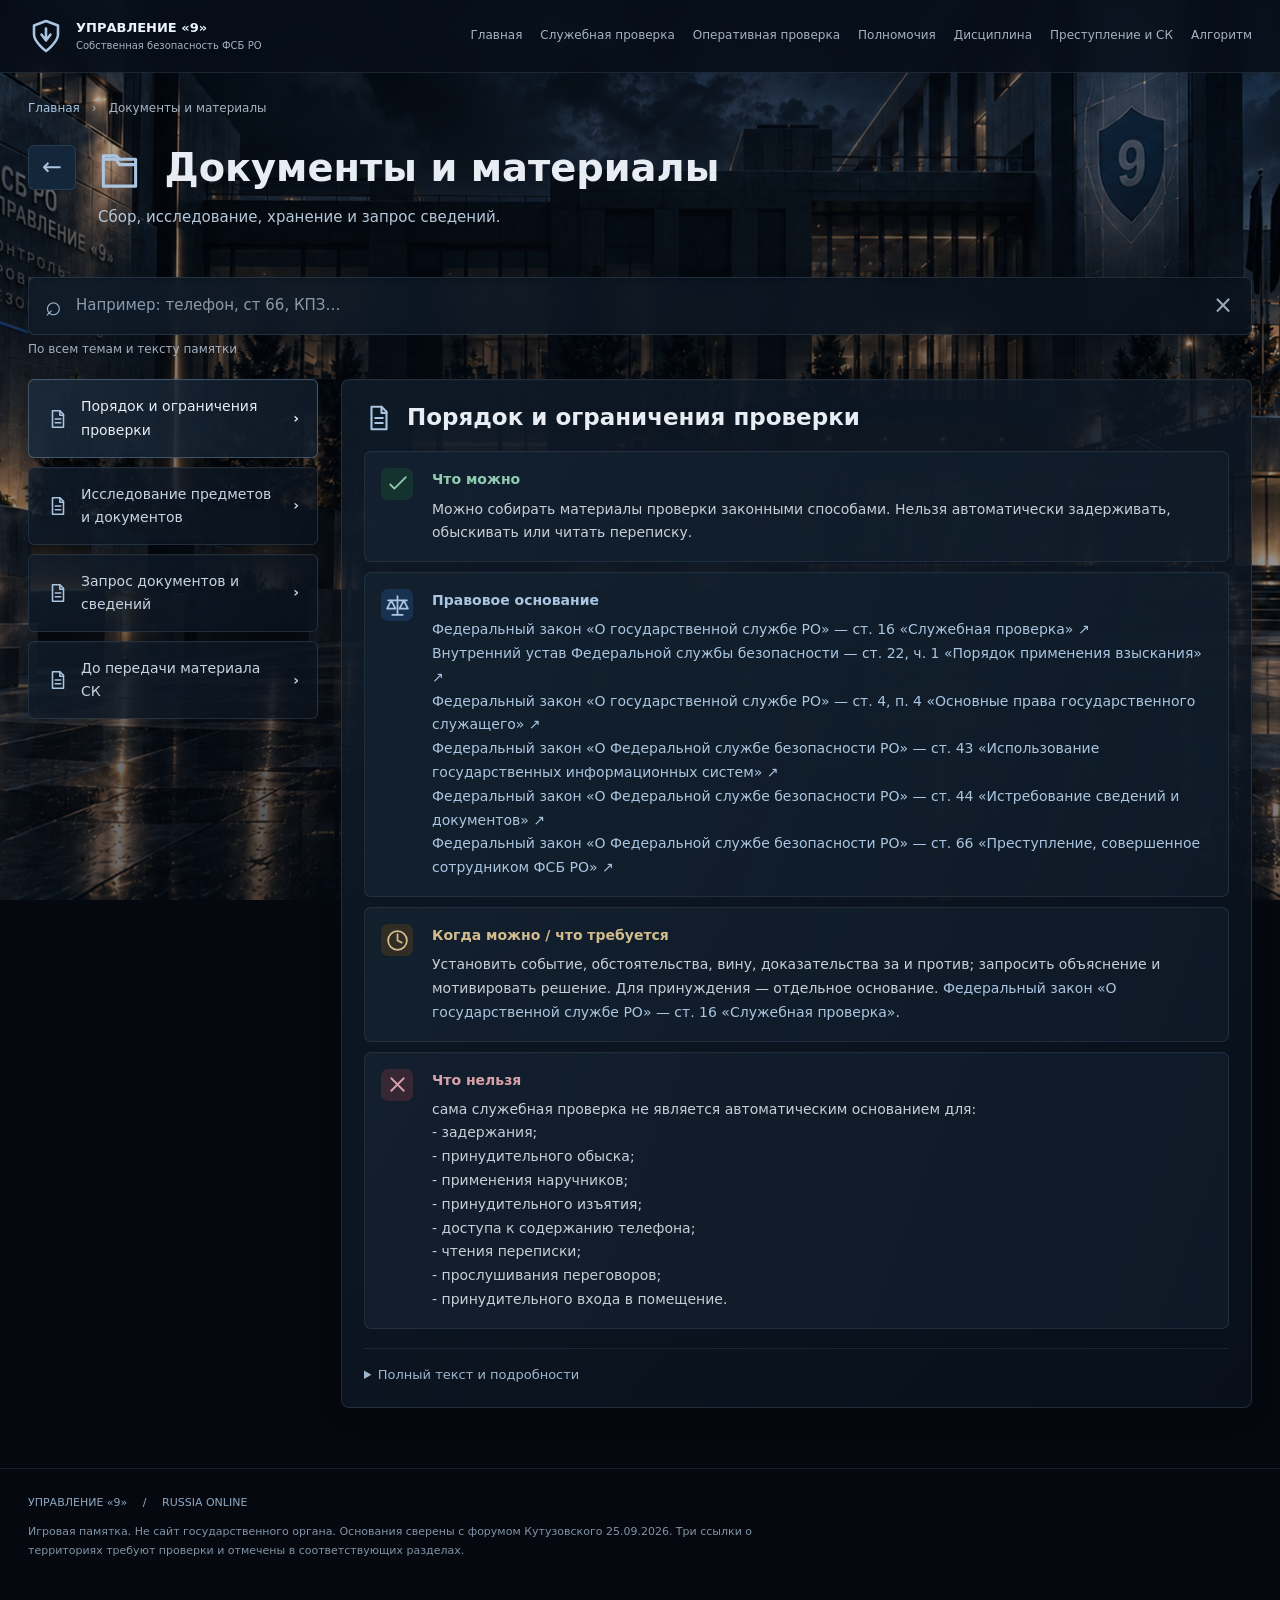
<file: documents.html>
<!doctype html><html lang="ru"><head><meta charset="utf-8"><meta name="viewport" content="width=device-width,initial-scale=1"><meta name="description" content="Игровая памятка УП-9 Russia Online: основания, действия, ограничения."><title>Документы и материалы · УП-9</title><link rel="icon" href="favicon.svg"><link rel="stylesheet" href="style.css?v=search-20260925"><script defer src="data.js?v=search-20260925"></script><script defer src="app.js?v=search-20260925"></script></head><body><a class="skip" href="#main">К содержанию</a><header><div class="topbar"><a class="brand" href="index.html"><span class="emblem"><svg viewBox="0 0 24 24" fill="none" stroke="currentColor" stroke-width="1.7" stroke-linecap="round" stroke-linejoin="round" aria-hidden="true"><path d="m12 2 8 3v6c0 5-8 11-8 11S4 16 4 11V5z"/><path d="M12 7v8m-3-4 3 4 3-4"/></svg></span><span>УПРАВЛЕНИЕ «9»<small>Собственная безопасность ФСБ РО</small></span></a><button id="menu-toggle" aria-expanded="false" aria-controls="navigation">Меню ☰</button><nav id="navigation" aria-label="Основная навигация"><a href="index.html">Главная</a><a href="service-check.html">Служебная проверка</a><a href="operative-check.html">Оперативная проверка</a><a href="powers.html">Полномочия</a><a href="discipline.html">Дисциплина</a><a href="crime-sk.html">Преступление и СК</a><a href="algorithm.html">Алгоритм</a></nav></div></header><main id="main"><div class="breadcrumbs"><a href="index.html">Главная</a><span>›</span>Документы и материалы</div><div class="topic-heading"><a class="back" href="index.html" aria-label="Назад к темам">←</a><div><h1><span class="icon" aria-hidden="true"><svg viewBox="0 0 24 24" fill="none" stroke="currentColor" stroke-width="1.7" stroke-linecap="round" stroke-linejoin="round" aria-hidden="true"><path d="M3 6h7l2 3h9v12H3zM3 6V4h7l2 2h9v3"/></svg></span> Документы и материалы</h1><p class="subtitle">Сбор, исследование, хранение и запрос сведений.</p></div></div><section class="search-area" aria-label="Поиск по памятке"><label for="search">Найти действие, статью или правило</label><div class="search-box"><span aria-hidden="true">⌕</span><input id="search" type="text" inputmode="search" placeholder="Например: телефон, ст 66, КПЗ…" autocomplete="off"><button id="clear-search" aria-label="Очистить поиск" type="button">×</button></div><p id="search-status" role="status">По всем темам и тексту памятки</p><div id="search-results" hidden></div></section><div class="workspace"><aside><label for="subsection-select">Подраздел</label><select id="subsection-select"><option value="section-5">Порядок и ограничения проверки</option><option value="section-13">Исследование предметов и документов</option><option value="section-17">Запрос документов и сведений</option><option value="section-34">До передачи материала СК</option></select><nav class="subsections" aria-label="Подразделы"><a href="#section-5" data-section="section-5"><span class="side-icon"><svg viewBox="0 0 24 24" fill="none" stroke="currentColor" stroke-width="1.7" stroke-linecap="round" stroke-linejoin="round" aria-hidden="true"><path d="M6 3h8l4 4v14H6z"/><path d="M14 3v5h4M9 12h6M9 16h6"/></svg></span>Порядок и ограничения проверки<b>›</b></a><a href="#section-13" data-section="section-13"><span class="side-icon"><svg viewBox="0 0 24 24" fill="none" stroke="currentColor" stroke-width="1.7" stroke-linecap="round" stroke-linejoin="round" aria-hidden="true"><path d="M6 3h8l4 4v14H6z"/><path d="M14 3v5h4M9 12h6M9 16h6"/></svg></span>Исследование предметов и документов<b>›</b></a><a href="#section-17" data-section="section-17"><span class="side-icon"><svg viewBox="0 0 24 24" fill="none" stroke="currentColor" stroke-width="1.7" stroke-linecap="round" stroke-linejoin="round" aria-hidden="true"><path d="M6 3h8l4 4v14H6z"/><path d="M14 3v5h4M9 12h6M9 16h6"/></svg></span>Запрос документов и сведений<b>›</b></a><a href="#section-34" data-section="section-34"><span class="side-icon"><svg viewBox="0 0 24 24" fill="none" stroke="currentColor" stroke-width="1.7" stroke-linecap="round" stroke-linejoin="round" aria-hidden="true"><path d="M6 3h8l4 4v14H6z"/><path d="M14 3v5h4M9 12h6M9 16h6"/></svg></span>До передачи материала СК<b>›</b></a></nav></aside><div class="reading"><article class="material" id="section-5" tabindex="-1"><div class="article-heading"><span class="icon" aria-hidden="true"><svg viewBox="0 0 24 24" fill="none" stroke="currentColor" stroke-width="1.7" stroke-linecap="round" stroke-linejoin="round" aria-hidden="true"><path d="M6 3h8l4 4v14H6z"/><path d="M14 3v5h4M9 12h6M9 16h6"/></svg></span><h2>Порядок и ограничения проверки</h2></div><div class="answer-stack"><section class="answer-block green"><span class="block-icon"><svg viewBox="0 0 24 24" fill="none" stroke="currentColor" stroke-width="1.7" stroke-linecap="round" stroke-linejoin="round" aria-hidden="true"><path d="m5 12 4 4L20 5"/></svg></span><div><h3>Что можно</h3><p>Можно собирать материалы проверки законными способами. Нельзя автоматически задерживать, обыскивать или читать переписку.</p></div></section><section class="answer-block blue"><span class="block-icon"><svg viewBox="0 0 24 24" fill="none" stroke="currentColor" stroke-width="1.7" stroke-linecap="round" stroke-linejoin="round" aria-hidden="true"><path d="M12 3v18M7 21h10M3 7h18M6 7l-4 8h8zm12 0-4 8h8z"/></svg></span><div><h3>Правовое основание</h3><p><a href="https://forum.russia.online/threads/federal-nyi-zakon-o-gosudarstvennoi-sluzhbe-ro.4971/" target="_blank" rel="noopener noreferrer">Федеральный закон «О государственной службе РО» — ст. 16 «Служебная проверка» ↗</a></p><p><a href="https://forum.russia.online/threads/vnutrennii-ustav-federal-noi-sluzhby-bezopasnosti.4634/" target="_blank" rel="noopener noreferrer">Внутренний устав Федеральной службы безопасности — ст. 22, ч. 1 «Порядок применения взыскания» ↗</a></p><p><a href="https://forum.russia.online/threads/federal-nyi-zakon-o-gosudarstvennoi-sluzhbe-ro.4971/" target="_blank" rel="noopener noreferrer">Федеральный закон «О государственной службе РО» — ст. 4, п. 4 «Основные права государственного служащего» ↗</a></p><p><a href="https://forum.russia.online/threads/federal-nyi-zakon-o-federal-noi-sluzhbe-bezopasnosti-ro.5310/" target="_blank" rel="noopener noreferrer">Федеральный закон «О Федеральной службе безопасности РО» — ст. 43 «Использование государственных информационных систем» ↗</a></p><p><a href="https://forum.russia.online/threads/federal-nyi-zakon-o-federal-noi-sluzhbe-bezopasnosti-ro.5310/" target="_blank" rel="noopener noreferrer">Федеральный закон «О Федеральной службе безопасности РО» — ст. 44 «Истребование сведений и документов» ↗</a></p><p><a href="https://forum.russia.online/threads/federal-nyi-zakon-o-federal-noi-sluzhbe-bezopasnosti-ro.5310/" target="_blank" rel="noopener noreferrer">Федеральный закон «О Федеральной службе безопасности РО» — ст. 66 «Преступление, совершенное сотрудником ФСБ РО» ↗</a></p></div></section><section class="answer-block amber"><span class="block-icon"><svg viewBox="0 0 24 24" fill="none" stroke="currentColor" stroke-width="1.7" stroke-linecap="round" stroke-linejoin="round" aria-hidden="true"><circle cx="12" cy="12" r="9"/><path d="M12 6v6l4 2"/></svg></span><div><h3>Когда можно / что требуется</h3><p>Установить событие, обстоятельства, вину, доказательства за и против; запросить объяснение и мотивировать решение. Для принуждения — отдельное основание. <a href="https://forum.russia.online/threads/federal-nyi-zakon-o-gosudarstvennoi-sluzhbe-ro.4971/" target="_blank" rel="noopener noreferrer">Федеральный закон «О государственной службе РО» — ст. 16 «Служебная проверка»</a>.</p></div></section><section class="answer-block red"><span class="block-icon"><svg viewBox="0 0 24 24" fill="none" stroke="currentColor" stroke-width="1.7" stroke-linecap="round" stroke-linejoin="round" aria-hidden="true"><path d="m6 6 12 12M18 6 6 18"/></svg></span><div><h3>Что нельзя</h3><p>сама служебная проверка не является автоматическим основанием для:<br>- задержания;<br>- принудительного обыска;<br>- применения наручников;<br>- принудительного изъятия;<br>- доступа к содержанию телефона;<br>- чтения переписки;<br>- прослушивания переговоров;<br>- принудительного входа в помещение.</p></div></section></div><details class="full-text"><summary>Полный текст и подробности</summary><section class="meaning neutral"><h3><span aria-hidden="true">·</span> Подробная памятка</h3><p>Основа процедуры содержится в <a href="https://forum.russia.online/threads/federal-nyi-zakon-o-gosudarstvennoi-sluzhbe-ro.4971/" target="_blank" rel="noopener noreferrer">Федеральный закон «О государственной службе РО» — ст. 16 «Служебная проверка»</a>.</p><p>В ходе проверки необходимо установить:</p><p>1. Что произошло.</p><p>Нужно установить событие, а не исходить из предположения о виновности.</p><p>2. Когда и где произошло нарушение.</p><p>Необходимо определить время, место и обстоятельства.</p><p>3. Что именно сделал либо не сделал сотрудник.</p><p>4. Какую обязанность, приказ или ограничение он предположительно нарушил.</p><p>5. Имеется ли вина.</p><p>Дисциплинарным проступком является именно виновное нарушение.</p><p>6. Какие материалы подтверждают или опровергают нарушение.</p><p>7. Что говорит сам проверяемый сотрудник.</p><p>8. Какие доказательства он предоставляет в свою защиту.</p><p>По результатам решение должно быть мотивированным.</p><p>Использование проверки в качестве давления либо умышленное её затягивание запрещается.</p><p>Дополнительно при проведении служебной проверки сотрудник УП-9 в пределах конкретной законной задачи может:</p><ul><li>запросить объяснение сотрудника — <a href="https://forum.russia.online/threads/vnutrennii-ustav-federal-noi-sluzhby-bezopasnosti.4634/" target="_blank" rel="noopener noreferrer">Внутренний устав Федеральной службы безопасности — ст. 22 «Порядок применения взыскания»</a>;</li><li>принять представленные сотрудником материалы и доказательства — <a href="https://forum.russia.online/threads/federal-nyi-zakon-o-gosudarstvennoi-sluzhbe-ro.4971/" target="_blank" rel="noopener noreferrer">Федеральный закон «О государственной службе РО» — ст. 16 «Служебная проверка»</a> и <a href="https://forum.russia.online/threads/federal-nyi-zakon-o-gosudarstvennoi-sluzhbe-ro.4971/" target="_blank" rel="noopener noreferrer">Федеральный закон «О государственной службе РО» — ст. 4, п. 4 </a>«Основные права государственного служащего»;</li><li>исследовать материалы, относящиеся к предмету проверки;</li><li>использовать государственные информационные системы и учёты в пределах предоставленного доступа и служебной необходимости — <a href="https://forum.russia.online/threads/federal-nyi-zakon-o-federal-noi-sluzhbe-bezopasnosti-ro.5310/" target="_blank" rel="noopener noreferrer">Федеральный закон «О Федеральной службе безопасности РО» — ст. 43 «Использование государственных информационных систем»</a>;</li><li>истребовать необходимые документы и сведения у государственных органов, если право на получение таких сведений предусмотрено законом — <a href="https://forum.russia.online/threads/federal-nyi-zakon-o-federal-noi-sluzhbe-bezopasnosti-ro.5310/" target="_blank" rel="noopener noreferrer">Федеральный закон «О Федеральной службе безопасности РО» — ст. 44 «Истребование сведений и документов»</a>;</li><li>сопоставить доказательства за и против сотрудника;</li><li>установить, имеется ли дисциплинарный проступок и вина.</li></ul></section><section class="meaning neutral"><h3><span aria-hidden="true">·</span> Практический порядок</h3><p>получена информация<br>→ определён предмет проверки<br>→ собраны относящиеся к делу материалы<br>→ запрошено объяснение<br>→ проверена версия сотрудника<br>→ сопоставлены доказательства<br>→ установлена нарушенная норма<br>→ установлено наличие либо отсутствие вины<br>→ принято мотивированное решение.</p></section><section class="meaning amber"><h3><span aria-hidden="true">!</span> Важно</h3><p>сама служебная проверка не является автоматическим основанием для:</p><ul><li>задержания;</li><li>принудительного обыска;</li><li>применения наручников;</li><li>принудительного изъятия;</li><li>доступа к содержанию телефона;</li><li>чтения переписки;</li><li>прослушивания переговоров;</li><li>принудительного входа в помещение.</li></ul><p>Для каждого такого действия необходимо отдельное предусмотренное законом основание и соблюдение соответствующей процедуры.</p><p>Если в ходе проверки обнаруживаются признаки преступления сотрудника ФСБ, применяется <a href="https://forum.russia.online/threads/federal-nyi-zakon-o-federal-noi-sluzhbe-bezopasnosti-ro.5310/" target="_blank" rel="noopener noreferrer">Федеральный закон «О Федеральной службе безопасности РО» — ст. 66 «Преступление, совершенное сотрудником ФСБ РО»</a>.</p><p>Служебная проверка не должна подменять уголовное расследование.</p></section></details></article><article class="material" id="section-13" tabindex="-1"><div class="article-heading"><span class="icon" aria-hidden="true"><svg viewBox="0 0 24 24" fill="none" stroke="currentColor" stroke-width="1.7" stroke-linecap="round" stroke-linejoin="round" aria-hidden="true"><path d="M6 3h8l4 4v14H6z"/><path d="M14 3v5h4M9 12h6M9 16h6"/></svg></span><h2>Исследование предметов и документов</h2></div><div class="answer-stack"><section class="answer-block green"><span class="block-icon"><svg viewBox="0 0 24 24" fill="none" stroke="currentColor" stroke-width="1.7" stroke-linecap="round" stroke-linejoin="round" aria-hidden="true"><path d="m5 12 4 4L20 5"/></svg></span><div><h3>Что можно</h3><p>Можно исследовать документы, предметы и материалы, которые получены законно и относятся к проверке.</p></div></section><section class="answer-block blue"><span class="block-icon"><svg viewBox="0 0 24 24" fill="none" stroke="currentColor" stroke-width="1.7" stroke-linecap="round" stroke-linejoin="round" aria-hidden="true"><path d="M12 3v18M7 21h10M3 7h18M6 7l-4 8h8zm12 0-4 8h8z"/></svg></span><div><h3>Правовое основание</h3><p><a href="https://forum.russia.online/threads/federal-nyi-zakon-o-federal-noi-sluzhbe-bezopasnosti-ro.5310/" target="_blank" rel="noopener noreferrer">Федеральный закон «О Федеральной службе безопасности РО» — ст. 36, п. 4 «Виды оперативно-розыскных мероприятий» ↗</a></p><p><a href="https://forum.russia.online/threads/protsessual-nyi-kodeks-ro.4910/" target="_blank" rel="noopener noreferrer">Процессуальный кодекс РО — Глава I «Следствие», ст. 6.1, п. «д» ↗</a></p></div></section><section class="answer-block amber"><span class="block-icon"><svg viewBox="0 0 24 24" fill="none" stroke="currentColor" stroke-width="1.7" stroke-linecap="round" stroke-linejoin="round" aria-hidden="true"><circle cx="12" cy="12" r="9"/><path d="M12 6v6l4 2"/></svg></span><div><h3>Когда можно / что требуется</h3><p>Законное получение материала, связь с целью проверки и полномочие на мероприятие. <a href="https://forum.russia.online/threads/federal-nyi-zakon-o-federal-noi-sluzhbe-bezopasnosti-ro.5310/" target="_blank" rel="noopener noreferrer">Федеральный закон «О Федеральной службе безопасности РО» — ст. 36 «Виды оперативно-розыскных мероприятий»</a>; <a href="https://forum.russia.online/threads/protsessual-nyi-kodeks-ro.4910/" target="_blank" rel="noopener noreferrer">Процессуальный кодекс РО — Глава I «Следствие», ст. 6.1</a>.</p></div></section></div><details class="full-text"><summary>Полный текст и подробности</summary><section class="meaning blue"><h3><span aria-hidden="true">⚖</span> Предусмотрено</h3><p><a href="https://forum.russia.online/threads/federal-nyi-zakon-o-federal-noi-sluzhbe-bezopasnosti-ro.5310/" target="_blank" rel="noopener noreferrer">Федеральный закон «О Федеральной службе безопасности РО» — ст. 36 «Виды оперативно-розыскных мероприятий»</a><br>и<br><a href="https://forum.russia.online/threads/protsessual-nyi-kodeks-ro.4910/" target="_blank" rel="noopener noreferrer">Процессуальный кодекс РО — Глава I «Следствие», ст. 6.1</a>.</p><p>Если в рамках проверки законно получен документ, предмет или иной материал, УП-9 вправе исследовать его в рамках цели проверки.</p><p>Например, проверяется возможная утечка служебной информации.</p><p>Может иметь значение:</p><ul><li>служебный документ;</li><li>журнал доступа;</li><li>запись;</li><li>внутренняя служебная информация;</li><li>иной относящийся к проверке материал.</li></ul></section></details></article><article class="material" id="section-17" tabindex="-1"><div class="article-heading"><span class="icon" aria-hidden="true"><svg viewBox="0 0 24 24" fill="none" stroke="currentColor" stroke-width="1.7" stroke-linecap="round" stroke-linejoin="round" aria-hidden="true"><path d="M6 3h8l4 4v14H6z"/><path d="M14 3v5h4M9 12h6M9 16h6"/></svg></span><h2>Запрос документов и сведений</h2></div><div class="answer-stack"><section class="answer-block green"><span class="block-icon"><svg viewBox="0 0 24 24" fill="none" stroke="currentColor" stroke-width="1.7" stroke-linecap="round" stroke-linejoin="round" aria-hidden="true"><path d="m5 12 4 4L20 5"/></svg></span><div><h3>Что можно</h3><p>Можно запрашивать у государственных органов необходимые документы и сведения, если закон даёт право их получить.</p></div></section><section class="answer-block blue"><span class="block-icon"><svg viewBox="0 0 24 24" fill="none" stroke="currentColor" stroke-width="1.7" stroke-linecap="round" stroke-linejoin="round" aria-hidden="true"><path d="M12 3v18M7 21h10M3 7h18M6 7l-4 8h8zm12 0-4 8h8z"/></svg></span><div><h3>Правовое основание</h3><p><a href="https://forum.russia.online/threads/federal-nyi-zakon-o-federal-noi-sluzhbe-bezopasnosti-ro.5310/" target="_blank" rel="noopener noreferrer">Федеральный закон «О Федеральной службе безопасности РО» — ст. 44 «Истребование сведений и документов» ↗</a></p></div></section><section class="answer-block amber"><span class="block-icon"><svg viewBox="0 0 24 24" fill="none" stroke="currentColor" stroke-width="1.7" stroke-linecap="round" stroke-linejoin="round" aria-hidden="true"><circle cx="12" cy="12" r="9"/><path d="M12 6v6l4 2"/></svg></span><div><h3>Когда можно / что требуется</h3><p>Конкретный запрос, связанный с законной проверкой, оперативным производством или расследованием; компетенция УП-9 и отсутствие чрезмерности. <a href="https://forum.russia.online/threads/federal-nyi-zakon-o-federal-noi-sluzhbe-bezopasnosti-ro.5310/" target="_blank" rel="noopener noreferrer">Федеральный закон «О Федеральной службе безопасности РО» — ст. 44 «Истребование сведений и документов»</a>.</p></div></section><section class="answer-block red"><span class="block-icon"><svg viewBox="0 0 24 24" fill="none" stroke="currentColor" stroke-width="1.7" stroke-linecap="round" stroke-linejoin="round" aria-hidden="true"><path d="m6 6 12 12M18 6 6 18"/></svg></span><div><h3>Что нельзя</h3><p>«Предоставьте вообще всю информацию по сотруднику»,<br>если проверке нужна только одна конкретная часть сведений.</p></div></section></div><details class="full-text"><summary>Полный текст и подробности</summary><section class="meaning blue"><h3><span aria-hidden="true">⚖</span> Правовое основание</h3><p><a href="https://forum.russia.online/threads/federal-nyi-zakon-o-federal-noi-sluzhbe-bezopasnosti-ro.5310/" target="_blank" rel="noopener noreferrer">Федеральный закон «О Федеральной службе безопасности РО» — ст. 44 «Истребование сведений и документов»</a>.</p><p>ФСБ вправе истребовать у государственных органов документы и сведения, необходимые для:</p><ul><li>законной проверки;</li><li>оперативного производства;</li><li>расследования,</li></ul><p>если федеральный закон предоставляет право на их получение.</p><p>Запрос должен быть:</p><ul><li>конкретным;</li><li>связанным с проверкой;</li><li>относящимся к компетенции УП-9;</li><li>не чрезмерным.</li></ul><p>Нельзя писать условно:</p><p>«Предоставьте вообще всю информацию по сотруднику»,</p><p>если проверке нужна только одна конкретная часть сведений.</p></section></details></article><article class="material" id="section-34" tabindex="-1"><div class="article-heading"><span class="icon" aria-hidden="true"><svg viewBox="0 0 24 24" fill="none" stroke="currentColor" stroke-width="1.7" stroke-linecap="round" stroke-linejoin="round" aria-hidden="true"><path d="M6 3h8l4 4v14H6z"/><path d="M14 3v5h4M9 12h6M9 16h6"/></svg></span><h2>До передачи материала СК</h2></div><div class="answer-stack"><section class="answer-block green"><span class="block-icon"><svg viewBox="0 0 24 24" fill="none" stroke="currentColor" stroke-width="1.7" stroke-linecap="round" stroke-linejoin="round" aria-hidden="true"><path d="m5 12 4 4L20 5"/></svg></span><div><h3>Что можно</h3><p>Можно пресечь преступление, обеспечить безопасность и сохранить доказательства до передачи материала; задержать — только при законном основании.</p></div></section><section class="answer-block blue"><span class="block-icon"><svg viewBox="0 0 24 24" fill="none" stroke="currentColor" stroke-width="1.7" stroke-linecap="round" stroke-linejoin="round" aria-hidden="true"><path d="M12 3v18M7 21h10M3 7h18M6 7l-4 8h8zm12 0-4 8h8z"/></svg></span><div><h3>Правовое основание</h3><p><a href="https://forum.russia.online/threads/federal-nyi-zakon-o-federal-noi-sluzhbe-bezopasnosti-ro.5310/" target="_blank" rel="noopener noreferrer">Федеральный закон «О Федеральной службе безопасности РО» — ст. 66, ч. 2 «Преступление, совершенное сотрудником ФСБ РО» ↗</a></p></div></section><section class="answer-block amber"><span class="block-icon"><svg viewBox="0 0 24 24" fill="none" stroke="currentColor" stroke-width="1.7" stroke-linecap="round" stroke-linejoin="round" aria-hidden="true"><circle cx="12" cy="12" r="9"/><path d="M12 6v6l4 2"/></svg></span><div><h3>Когда можно / что требуется</h3><p>Действовать по <a href="https://forum.russia.online/threads/federal-nyi-zakon-o-federal-noi-sluzhbe-bezopasnosti-ro.5310/" target="_blank" rel="noopener noreferrer">Федеральный закон «О Федеральной службе безопасности РО» — ст. 66, ч. 2 </a>«Преступление, совершенное сотрудником ФСБ РО», оформить материалы и решить вопрос о передаче СК.</p></div></section></div><details class="full-text"><summary>Полный текст и подробности</summary><section class="meaning blue"><h3><span aria-hidden="true">⚖</span> Правовое основание</h3><p><a href="https://forum.russia.online/threads/federal-nyi-zakon-o-federal-noi-sluzhbe-bezopasnosti-ro.5310/" target="_blank" rel="noopener noreferrer">Федеральный закон «О Федеральной службе безопасности РО» — ст. 66, ч. 2 </a>«Преступление, совершенное сотрудником ФСБ РО».</p><p>УП-9 вправе:</p><ul><li>пресечь преступление;</li><li>обеспечить безопасность;</li><li>сохранить доказательства;</li><li>задержать лицо при наличии законного основания.</li></ul></section><section class="meaning neutral"><h3><span aria-hidden="true">·</span> Пример</h3><p>сотрудник ФСБ прямо сейчас пытается передать постороннему лицу охраняемую информацию.</p><p>УП-9 не обязано стоять и ждать СК.</p><p>Оно может:</p><p>пресечь передачу<br>→ обеспечить сохранность доказательств<br>→ при наличии законного основания задержать лицо<br>→ оформить материалы<br>→ решить вопрос о передаче СК.</p></section></details></article></div></div></main><footer>УПРАВЛЕНИЕ «9» <span> / </span> RUSSIA ONLINE<p>Игровая памятка. Не сайт государственного органа. Основания сверены с форумом Кутузовского 25.09.2026. Три ссылки о территориях требуют проверки и отмечены в соответствующих разделах.</p></footer><noscript><p class="nojs">Для поиска включите JavaScript. Все материалы доступны ниже.</p></noscript></body></html>
</file>
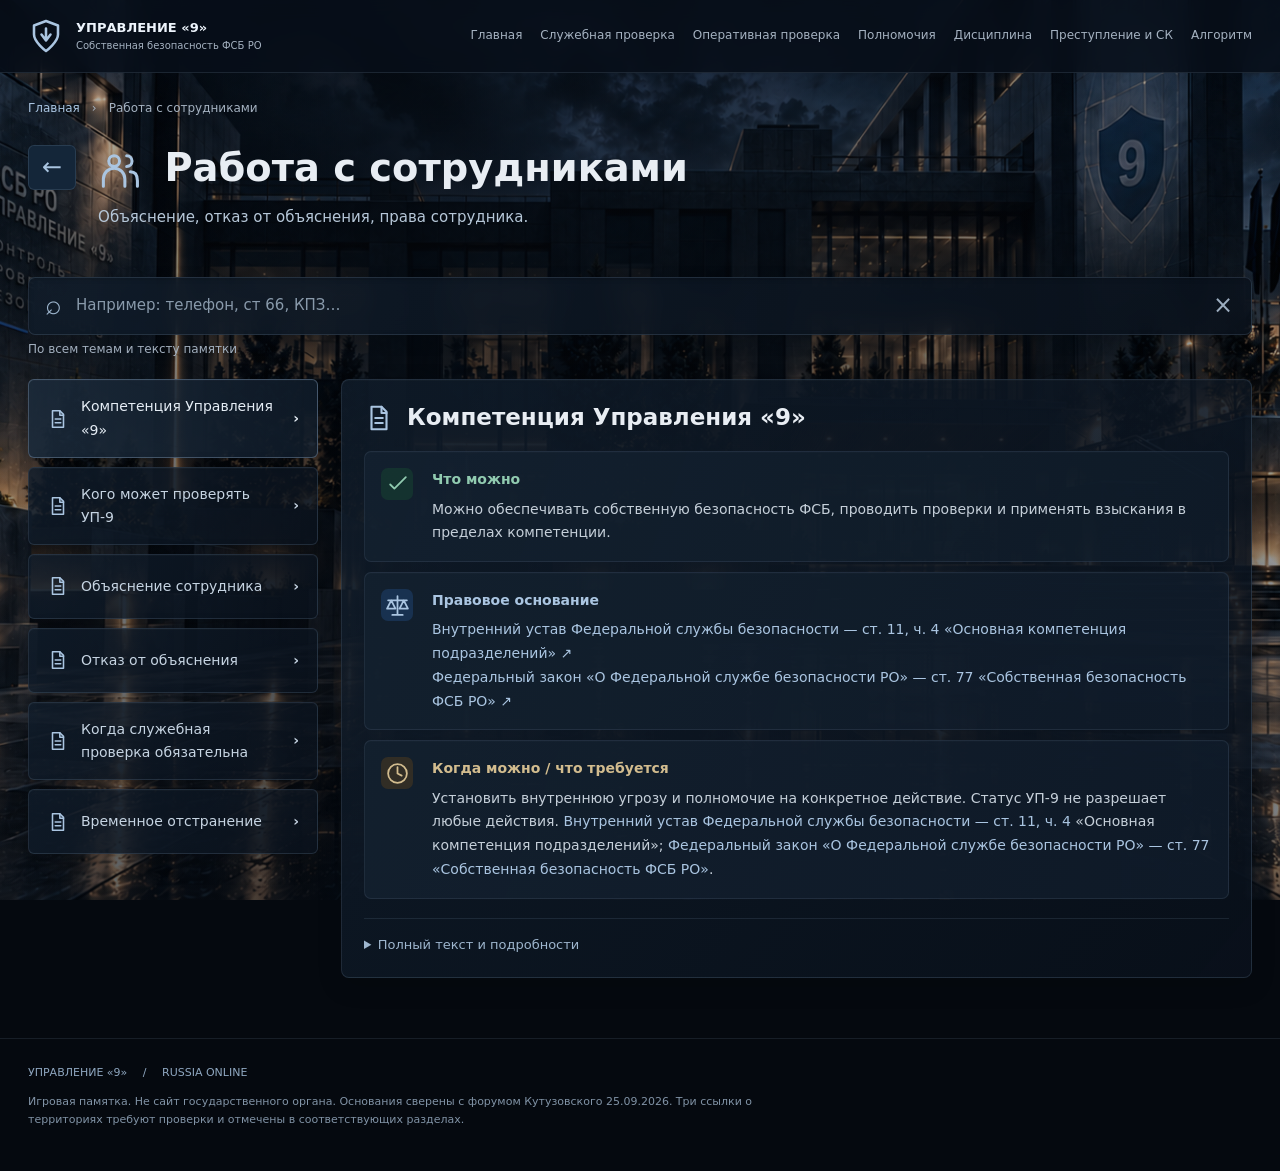
<file: employees.html>
<!doctype html><html lang="ru"><head><meta charset="utf-8"><meta name="viewport" content="width=device-width,initial-scale=1"><meta name="description" content="Игровая памятка УП-9 Russia Online: основания, действия, ограничения."><title>Работа с сотрудниками · УП-9</title><link rel="icon" href="favicon.svg"><link rel="stylesheet" href="style.css?v=search-20260925"><script defer src="data.js?v=search-20260925"></script><script defer src="app.js?v=search-20260925"></script></head><body><a class="skip" href="#main">К содержанию</a><header><div class="topbar"><a class="brand" href="index.html"><span class="emblem"><svg viewBox="0 0 24 24" fill="none" stroke="currentColor" stroke-width="1.7" stroke-linecap="round" stroke-linejoin="round" aria-hidden="true"><path d="m12 2 8 3v6c0 5-8 11-8 11S4 16 4 11V5z"/><path d="M12 7v8m-3-4 3 4 3-4"/></svg></span><span>УПРАВЛЕНИЕ «9»<small>Собственная безопасность ФСБ РО</small></span></a><button id="menu-toggle" aria-expanded="false" aria-controls="navigation">Меню ☰</button><nav id="navigation" aria-label="Основная навигация"><a href="index.html">Главная</a><a href="service-check.html">Служебная проверка</a><a href="operative-check.html">Оперативная проверка</a><a href="powers.html">Полномочия</a><a href="discipline.html">Дисциплина</a><a href="crime-sk.html">Преступление и СК</a><a href="algorithm.html">Алгоритм</a></nav></div></header><main id="main"><div class="breadcrumbs"><a href="index.html">Главная</a><span>›</span>Работа с сотрудниками</div><div class="topic-heading"><a class="back" href="index.html" aria-label="Назад к темам">←</a><div><h1><span class="icon" aria-hidden="true"><svg viewBox="0 0 24 24" fill="none" stroke="currentColor" stroke-width="1.7" stroke-linecap="round" stroke-linejoin="round" aria-hidden="true"><circle cx="9" cy="7" r="3"/><path d="M3 21v-4a6 6 0 0 1 12 0v4M16 4a3 3 0 0 1 0 6M18 13c3 0 4 2 4 5v3"/></svg></span> Работа с сотрудниками</h1><p class="subtitle">Объяснение, отказ от объяснения, права сотрудника.</p></div></div><section class="search-area" aria-label="Поиск по памятке"><label for="search">Найти действие, статью или правило</label><div class="search-box"><span aria-hidden="true">⌕</span><input id="search" type="text" inputmode="search" placeholder="Например: телефон, ст 66, КПЗ…" autocomplete="off"><button id="clear-search" aria-label="Очистить поиск" type="button">×</button></div><p id="search-status" role="status">По всем темам и тексту памятки</p><div id="search-results" hidden></div></section><div class="workspace"><aside><label for="subsection-select">Подраздел</label><select id="subsection-select"><option value="section-1">Компетенция Управления «9»</option><option value="section-2">Кого может проверять УП-9</option><option value="section-6">Объяснение сотрудника</option><option value="section-7">Отказ от объяснения</option><option value="section-4">Когда служебная проверка обязательна</option><option value="section-32">Временное отстранение</option></select><nav class="subsections" aria-label="Подразделы"><a href="#section-1" data-section="section-1"><span class="side-icon"><svg viewBox="0 0 24 24" fill="none" stroke="currentColor" stroke-width="1.7" stroke-linecap="round" stroke-linejoin="round" aria-hidden="true"><path d="M6 3h8l4 4v14H6z"/><path d="M14 3v5h4M9 12h6M9 16h6"/></svg></span>Компетенция Управления «9»<b>›</b></a><a href="#section-2" data-section="section-2"><span class="side-icon"><svg viewBox="0 0 24 24" fill="none" stroke="currentColor" stroke-width="1.7" stroke-linecap="round" stroke-linejoin="round" aria-hidden="true"><path d="M6 3h8l4 4v14H6z"/><path d="M14 3v5h4M9 12h6M9 16h6"/></svg></span>Кого может проверять УП-9<b>›</b></a><a href="#section-6" data-section="section-6"><span class="side-icon"><svg viewBox="0 0 24 24" fill="none" stroke="currentColor" stroke-width="1.7" stroke-linecap="round" stroke-linejoin="round" aria-hidden="true"><path d="M6 3h8l4 4v14H6z"/><path d="M14 3v5h4M9 12h6M9 16h6"/></svg></span>Объяснение сотрудника<b>›</b></a><a href="#section-7" data-section="section-7"><span class="side-icon"><svg viewBox="0 0 24 24" fill="none" stroke="currentColor" stroke-width="1.7" stroke-linecap="round" stroke-linejoin="round" aria-hidden="true"><path d="M6 3h8l4 4v14H6z"/><path d="M14 3v5h4M9 12h6M9 16h6"/></svg></span>Отказ от объяснения<b>›</b></a><a href="#section-4" data-section="section-4"><span class="side-icon"><svg viewBox="0 0 24 24" fill="none" stroke="currentColor" stroke-width="1.7" stroke-linecap="round" stroke-linejoin="round" aria-hidden="true"><path d="M6 3h8l4 4v14H6z"/><path d="M14 3v5h4M9 12h6M9 16h6"/></svg></span>Когда служебная проверка обязательна<b>›</b></a><a href="#section-32" data-section="section-32"><span class="side-icon"><svg viewBox="0 0 24 24" fill="none" stroke="currentColor" stroke-width="1.7" stroke-linecap="round" stroke-linejoin="round" aria-hidden="true"><path d="M6 3h8l4 4v14H6z"/><path d="M14 3v5h4M9 12h6M9 16h6"/></svg></span>Временное отстранение<b>›</b></a></nav></aside><div class="reading"><article class="material" id="section-1" tabindex="-1"><div class="article-heading"><span class="icon" aria-hidden="true"><svg viewBox="0 0 24 24" fill="none" stroke="currentColor" stroke-width="1.7" stroke-linecap="round" stroke-linejoin="round" aria-hidden="true"><path d="M6 3h8l4 4v14H6z"/><path d="M14 3v5h4M9 12h6M9 16h6"/></svg></span><h2>Компетенция Управления «9»</h2></div><div class="answer-stack"><section class="answer-block green"><span class="block-icon"><svg viewBox="0 0 24 24" fill="none" stroke="currentColor" stroke-width="1.7" stroke-linecap="round" stroke-linejoin="round" aria-hidden="true"><path d="m5 12 4 4L20 5"/></svg></span><div><h3>Что можно</h3><p>Можно обеспечивать собственную безопасность ФСБ, проводить проверки и применять взыскания в пределах компетенции.</p></div></section><section class="answer-block blue"><span class="block-icon"><svg viewBox="0 0 24 24" fill="none" stroke="currentColor" stroke-width="1.7" stroke-linecap="round" stroke-linejoin="round" aria-hidden="true"><path d="M12 3v18M7 21h10M3 7h18M6 7l-4 8h8zm12 0-4 8h8z"/></svg></span><div><h3>Правовое основание</h3><p><a href="https://forum.russia.online/threads/vnutrennii-ustav-federal-noi-sluzhby-bezopasnosti.4634/" target="_blank" rel="noopener noreferrer">Внутренний устав Федеральной службы безопасности — ст. 11, ч. 4 «Основная компетенция подразделений» ↗</a></p><p><a href="https://forum.russia.online/threads/federal-nyi-zakon-o-federal-noi-sluzhbe-bezopasnosti-ro.5310/" target="_blank" rel="noopener noreferrer">Федеральный закон «О Федеральной службе безопасности РО» — ст. 77 «Собственная безопасность ФСБ РО» ↗</a></p></div></section><section class="answer-block amber"><span class="block-icon"><svg viewBox="0 0 24 24" fill="none" stroke="currentColor" stroke-width="1.7" stroke-linecap="round" stroke-linejoin="round" aria-hidden="true"><circle cx="12" cy="12" r="9"/><path d="M12 6v6l4 2"/></svg></span><div><h3>Когда можно / что требуется</h3><p>Установить внутреннюю угрозу и полномочие на конкретное действие. Статус УП-9 не разрешает любые действия. <a href="https://forum.russia.online/threads/vnutrennii-ustav-federal-noi-sluzhby-bezopasnosti.4634/" target="_blank" rel="noopener noreferrer">Внутренний устав Федеральной службы безопасности — ст. 11, ч. 4 </a>«Основная компетенция подразделений»; <a href="https://forum.russia.online/threads/federal-nyi-zakon-o-federal-noi-sluzhbe-bezopasnosti-ro.5310/" target="_blank" rel="noopener noreferrer">Федеральный закон «О Федеральной службе безопасности РО» — ст. 77 «Собственная безопасность ФСБ РО»</a>.</p></div></section></div><details class="full-text"><summary>Полный текст и подробности</summary><section class="meaning blue"><h3><span aria-hidden="true">⚖</span> Правовое основание</h3><p><a href="https://forum.russia.online/threads/vnutrennii-ustav-federal-noi-sluzhby-bezopasnosti.4634/" target="_blank" rel="noopener noreferrer">Внутренний устав Федеральной службы безопасности — ст. 11, ч. 4 </a>«Основная компетенция подразделений».</p><p>Управление «9»:</p><ul><li>обеспечивает собственную безопасность ФСБ РО;</li><li>предупреждает и выявляет правонарушения среди сотрудников ФСБ;</li><li>проводит служебные проверки;</li><li>защищает личный состав;</li><li>защищает государственную тайну;</li><li>защищает служебную информацию от внутренних угроз;</li><li>вправе применять внутренние дисциплинарные взыскания в пределах своей компетенции.</li></ul></section><section class="meaning blue"><h3><span aria-hidden="true">⚖</span> Дополнительное основание</h3><p><a href="https://forum.russia.online/threads/federal-nyi-zakon-o-federal-noi-sluzhbe-bezopasnosti-ro.5310/" target="_blank" rel="noopener noreferrer">Федеральный закон «О Федеральной службе безопасности РО» — ст. 77 «Собственная безопасность ФСБ РО»</a>.</p><p>Собственная безопасность выявляет:</p><ul><li>нарушения служебной дисциплины;</li><li>утечки охраняемой информации;</li><li>коррупционные риски;</li><li>попытки вербовки сотрудников;</li><li>иные угрозы внутренней безопасности ФСБ РО.</li></ul><p>Собственная безопасность также вправе проводить служебные и оперативные проверки.</p></section><section class="meaning neutral"><h3><span aria-hidden="true">·</span> Простыми словами</h3><p>УП-9 занимается не только тем, что «выдаёт выговоры».</p><p>Основная задача УП-9:</p><p>выявить внутреннюю угрозу → проверить информацию → установить обстоятельства → принять меры в пределах компетенции → при необходимости передать материал компетентному органу.</p></section></details></article><article class="material" id="section-2" tabindex="-1"><div class="article-heading"><span class="icon" aria-hidden="true"><svg viewBox="0 0 24 24" fill="none" stroke="currentColor" stroke-width="1.7" stroke-linecap="round" stroke-linejoin="round" aria-hidden="true"><path d="M6 3h8l4 4v14H6z"/><path d="M14 3v5h4M9 12h6M9 16h6"/></svg></span><h2>Кого может проверять УП-9</h2></div><div class="answer-stack"><section class="answer-block green"><span class="block-icon"><svg viewBox="0 0 24 24" fill="none" stroke="currentColor" stroke-width="1.7" stroke-linecap="round" stroke-linejoin="round" aria-hidden="true"><path d="m5 12 4 4L20 5"/></svg></span><div><h3>Что можно</h3><p>Можно проверять сведения о нарушениях сотрудников ФСБ и внутренних угрозах.</p></div></section><section class="answer-block blue"><span class="block-icon"><svg viewBox="0 0 24 24" fill="none" stroke="currentColor" stroke-width="1.7" stroke-linecap="round" stroke-linejoin="round" aria-hidden="true"><path d="M12 3v18M7 21h10M3 7h18M6 7l-4 8h8zm12 0-4 8h8z"/></svg></span><div><h3>Правовое основание</h3><p><a href="https://forum.russia.online/threads/vnutrennii-ustav-federal-noi-sluzhby-bezopasnosti.4634/" target="_blank" rel="noopener noreferrer">Внутренний устав Федеральной службы безопасности — ст. 11, ч. 4 «Основная компетенция подразделений» ↗</a></p><p><a href="https://forum.russia.online/threads/federal-nyi-zakon-o-federal-noi-sluzhbe-bezopasnosti-ro.5310/" target="_blank" rel="noopener noreferrer">Федеральный закон «О Федеральной службе безопасности РО» — ст. 77 «Собственная безопасность ФСБ РО» ↗</a></p></div></section><section class="answer-block amber"><span class="block-icon"><svg viewBox="0 0 24 24" fill="none" stroke="currentColor" stroke-width="1.7" stroke-linecap="round" stroke-linejoin="round" aria-hidden="true"><circle cx="12" cy="12" r="9"/><path d="M12 6v6l4 2"/></svg></span><div><h3>Когда можно / что требуется</h3><p>Проверить обстоятельства: сообщение о нарушении ещё не доказывает вину. <a href="https://forum.russia.online/threads/vnutrennii-ustav-federal-noi-sluzhby-bezopasnosti.4634/" target="_blank" rel="noopener noreferrer">Внутренний устав Федеральной службы безопасности — ст. 11, ч. 4 </a>«Основная компетенция подразделений»; <a href="https://forum.russia.online/threads/federal-nyi-zakon-o-federal-noi-sluzhbe-bezopasnosti-ro.5310/" target="_blank" rel="noopener noreferrer">Федеральный закон «О Федеральной службе безопасности РО» — ст. 77 «Собственная безопасность ФСБ РО»</a>.</p></div></section></div><details class="full-text"><summary>Полный текст и подробности</summary><section class="meaning neutral"><h3><span aria-hidden="true">·</span> Подробная памятка</h3><p>В первую очередь УП-9 занимается сотрудниками ФСБ РО, поскольку его основная функция — собственная безопасность самой ФСБ.</p></section><section class="meaning neutral"><h3><span aria-hidden="true">·</span> Основание</h3><p><a href="https://forum.russia.online/threads/vnutrennii-ustav-federal-noi-sluzhby-bezopasnosti.4634/" target="_blank" rel="noopener noreferrer">Внутренний устав Федеральной службы безопасности — ст. 11, ч. 4 </a>«Основная компетенция подразделений»<br>и<br><a href="https://forum.russia.online/threads/federal-nyi-zakon-o-federal-noi-sluzhbe-bezopasnosti-ro.5310/" target="_blank" rel="noopener noreferrer">Федеральный закон «О Федеральной службе безопасности РО» — ст. 77 «Собственная безопасность ФСБ РО»</a>.</p><p>УП-9 может начать проверку, например, если появилась информация о том, что сотрудник:</p><ul><li>нарушает служебную дисциплину;</li><li>не исполняет законный приказ;</li><li>превышает или использует полномочия в личных целях;</li><li>скрывает правонарушение;</li><li>допускает утечку служебной или государственной тайны;</li><li>получает незаконное вознаграждение;</li><li>имеет коррупционные связи;</li><li>подвергся попытке вербовки;</li><li>взаимодействует с лицами, создающими внутреннюю угрозу;</li><li>незаконно использует служебные базы, имущество, оружие или транспорт.</li></ul><p>Но:</p><p>сообщение о нарушении ≠ доказанная вина.</p><p>Сначала обстоятельства должны быть проверены.</p></section></details></article><article class="material" id="section-6" tabindex="-1"><div class="article-heading"><span class="icon" aria-hidden="true"><svg viewBox="0 0 24 24" fill="none" stroke="currentColor" stroke-width="1.7" stroke-linecap="round" stroke-linejoin="round" aria-hidden="true"><path d="M6 3h8l4 4v14H6z"/><path d="M14 3v5h4M9 12h6M9 16h6"/></svg></span><h2>Объяснение сотрудника</h2></div><div class="answer-stack"><section class="answer-block green"><span class="block-icon"><svg viewBox="0 0 24 24" fill="none" stroke="currentColor" stroke-width="1.7" stroke-linecap="round" stroke-linejoin="round" aria-hidden="true"><path d="m5 12 4 4L20 5"/></svg></span><div><h3>Что можно</h3><p>Можно запросить объяснение; до дисциплинарного взыскания это необходимо сделать.</p></div></section><section class="answer-block blue"><span class="block-icon"><svg viewBox="0 0 24 24" fill="none" stroke="currentColor" stroke-width="1.7" stroke-linecap="round" stroke-linejoin="round" aria-hidden="true"><path d="M12 3v18M7 21h10M3 7h18M6 7l-4 8h8zm12 0-4 8h8z"/></svg></span><div><h3>Правовое основание</h3><p><a href="https://forum.russia.online/threads/vnutrennii-ustav-federal-noi-sluzhby-bezopasnosti.4634/" target="_blank" rel="noopener noreferrer">Внутренний устав Федеральной службы безопасности — ст. 22, ч. 1 «Порядок применения взыскания» ↗</a></p><p><a href="https://forum.russia.online/threads/federal-nyi-zakon-o-gosudarstvennoi-sluzhbe-ro.4971/" target="_blank" rel="noopener noreferrer">Федеральный закон «О государственной службе РО» — ст. 4, п. 4 «Основные права государственного служащего» ↗</a></p></div></section><section class="answer-block amber"><span class="block-icon"><svg viewBox="0 0 24 24" fill="none" stroke="currentColor" stroke-width="1.7" stroke-linecap="round" stroke-linejoin="round" aria-hidden="true"><circle cx="12" cy="12" r="9"/><path d="M12 6v6l4 2"/></svg></span><div><h3>Когда можно / что требуется</h3><p>Установить обстоятельства, предложить объяснение и принять материалы защиты. При отказе — зафиксировать его. <a href="https://forum.russia.online/threads/vnutrennii-ustav-federal-noi-sluzhby-bezopasnosti.4634/" target="_blank" rel="noopener noreferrer">Внутренний устав Федеральной службы безопасности — ст. 22 «Порядок применения взыскания»</a>; <a href="https://forum.russia.online/threads/federal-nyi-zakon-o-gosudarstvennoi-sluzhbe-ro.4971/" target="_blank" rel="noopener noreferrer">Федеральный закон «О государственной службе РО» — ст. 4, п. 4 </a>«Основные права государственного служащего».</p></div></section><section class="answer-block purple"><span class="block-icon"><svg viewBox="0 0 24 24" fill="none" stroke="currentColor" stroke-width="1.7" stroke-linecap="round" stroke-linejoin="round" aria-hidden="true"><path d="m9 3-1 3-3 1 1 4-2 3 3 2 1 4 4-1 4 1 1-4 3-2-2-3 1-4-3-1-1-3z"/><circle cx="12" cy="12" r="3"/></svg></span><div><h3>Как действовать</h3><p>Установить обстоятельства → предложить объяснение и материалы защиты → при отказе зафиксировать его.</p></div></section><section class="answer-block red"><span class="block-icon"><svg viewBox="0 0 24 24" fill="none" stroke="currentColor" stroke-width="1.7" stroke-linecap="round" stroke-linejoin="round" aria-hidden="true"><path d="m6 6 12 12M18 6 6 18"/></svg></span><div><h3>Что нельзя</h3><p>Нельзя заранее объявлять сотрудника виновным и требовать признания.</p></div></section></div><details class="full-text"><summary>Полный текст и подробности</summary><section class="meaning neutral"><h3><span aria-hidden="true">·</span> Подробная памятка</h3><p>Да.</p></section><section class="meaning blue"><h3><span aria-hidden="true">⚖</span> Правовое основание</h3><p><a href="https://forum.russia.online/threads/vnutrennii-ustav-federal-noi-sluzhby-bezopasnosti.4634/" target="_blank" rel="noopener noreferrer">Внутренний устав Федеральной службы безопасности — ст. 22 «Порядок применения взыскания»</a>.</p><p>До применения дисциплинарного взыскания:</p><ul><li>устанавливаются обстоятельства;</li><li>запрашивается объяснение сотрудника.</li></ul><p>Если сотрудник отказывается дать объяснение, отказ необходимо зафиксировать.</p><p>Сам отказ не препятствует дальнейшему рассмотрению вопроса.</p><p>Дополнительно <a href="https://forum.russia.online/threads/federal-nyi-zakon-o-gosudarstvennoi-sluzhbe-ro.4971/" target="_blank" rel="noopener noreferrer">Федеральный закон «О государственной службе РО» — ст. 4, п. 4 </a>«Основные права государственного служащего» предоставляет служащему право давать объяснения и представлять материалы во время служебной проверки.</p></section><section class="meaning neutral"><h3><span aria-hidden="true">·</span> Как действовать</h3><p>правильная формулировка:</p><p>«В отношении обстоятельств возможного нарушения проводится служебная проверка. Вам предлагается предоставить объяснение и относящиеся к ситуации материалы».</p></section><section class="meaning red"><h3><span aria-hidden="true">×</span> Неправильно</h3><p>«Ты уже виноват. Сейчас будешь признаваться».</p></section></details></article><article class="material" id="section-7" tabindex="-1"><div class="article-heading"><span class="icon" aria-hidden="true"><svg viewBox="0 0 24 24" fill="none" stroke="currentColor" stroke-width="1.7" stroke-linecap="round" stroke-linejoin="round" aria-hidden="true"><path d="M6 3h8l4 4v14H6z"/><path d="M14 3v5h4M9 12h6M9 16h6"/></svg></span><h2>Отказ от объяснения</h2></div><div class="answer-stack"><section class="answer-block green"><span class="block-icon"><svg viewBox="0 0 24 24" fill="none" stroke="currentColor" stroke-width="1.7" stroke-linecap="round" stroke-linejoin="round" aria-hidden="true"><path d="m5 12 4 4L20 5"/></svg></span><div><h3>Что можно</h3><p>Можно продолжать проверку после отказа от объяснения. Нельзя считать отказ признанием вины.</p></div></section><section class="answer-block blue"><span class="block-icon"><svg viewBox="0 0 24 24" fill="none" stroke="currentColor" stroke-width="1.7" stroke-linecap="round" stroke-linejoin="round" aria-hidden="true"><path d="M12 3v18M7 21h10M3 7h18M6 7l-4 8h8zm12 0-4 8h8z"/></svg></span><div><h3>Правовое основание</h3><p><a href="https://forum.russia.online/threads/vnutrennii-ustav-federal-noi-sluzhby-bezopasnosti.4634/" target="_blank" rel="noopener noreferrer">Внутренний устав Федеральной службы безопасности — ст. 22, ч. 1 «Порядок применения взыскания» ↗</a></p></div></section><section class="answer-block amber"><span class="block-icon"><svg viewBox="0 0 24 24" fill="none" stroke="currentColor" stroke-width="1.7" stroke-linecap="round" stroke-linejoin="round" aria-hidden="true"><circle cx="12" cy="12" r="9"/><path d="M12 6v6l4 2"/></svg></span><div><h3>Когда можно / что требуется</h3><p>Зафиксировать отказ и оценивать остальные доказательства — <a href="https://forum.russia.online/threads/vnutrennii-ustav-federal-noi-sluzhby-bezopasnosti.4634/" target="_blank" rel="noopener noreferrer">Внутренний устав Федеральной службы безопасности — ст. 22 «Порядок применения взыскания»</a>.</p></div></section><section class="answer-block purple"><span class="block-icon"><svg viewBox="0 0 24 24" fill="none" stroke="currentColor" stroke-width="1.7" stroke-linecap="round" stroke-linejoin="round" aria-hidden="true"><path d="m9 3-1 3-3 1 1 4-2 3 3 2 1 4 4-1 4 1 1-4 3-2-2-3 1-4-3-1-1-3z"/><circle cx="12" cy="12" r="3"/></svg></span><div><h3>Как действовать</h3><p>Предложили объяснение → получили отказ → зафиксировали его → оцениваем остальные доказательства.</p></div></section><section class="answer-block red"><span class="block-icon"><svg viewBox="0 0 24 24" fill="none" stroke="currentColor" stroke-width="1.7" stroke-linecap="round" stroke-linejoin="round" aria-hidden="true"><path d="m6 6 12 12M18 6 6 18"/></svg></span><div><h3>Что нельзя</h3><p>Отказ от объяснения нельзя считать признанием вины.</p></div></section></div><details class="full-text"><summary>Полный текст и подробности</summary><section class="meaning neutral"><h3><span aria-hidden="true">·</span> Подробная памятка</h3><p>Не нужно превращать отказ в отдельное «признание вины».</p><p>По <a href="https://forum.russia.online/threads/vnutrennii-ustav-federal-noi-sluzhby-bezopasnosti.4634/" target="_blank" rel="noopener noreferrer">Внутренний устав Федеральной службы безопасности — ст. 22 «Порядок применения взыскания»</a>:</p><p>отказ фиксируется, после чего проверка может продолжаться по имеющимся материалам.</p></section><section class="meaning neutral"><h3><span aria-hidden="true">·</span> Схема</h3><p>предложили объяснение<br>→ сотрудник отказался<br>→ зафиксировали отказ<br>→ продолжаем оценивать остальные доказательства.</p></section></details></article><article class="material" id="section-4" tabindex="-1"><div class="article-heading"><span class="icon" aria-hidden="true"><svg viewBox="0 0 24 24" fill="none" stroke="currentColor" stroke-width="1.7" stroke-linecap="round" stroke-linejoin="round" aria-hidden="true"><path d="M6 3h8l4 4v14H6z"/><path d="M14 3v5h4M9 12h6M9 16h6"/></svg></span><h2>Когда служебная проверка обязательна</h2></div><div class="answer-stack"><section class="answer-block green"><span class="block-icon"><svg viewBox="0 0 24 24" fill="none" stroke="currentColor" stroke-width="1.7" stroke-linecap="round" stroke-linejoin="round" aria-hidden="true"><path d="m5 12 4 4L20 5"/></svg></span><div><h3>Что можно</h3><p>Проводить служебную проверку и устанавливать обстоятельства предполагаемого нарушения.</p></div></section><section class="answer-block blue"><span class="block-icon"><svg viewBox="0 0 24 24" fill="none" stroke="currentColor" stroke-width="1.7" stroke-linecap="round" stroke-linejoin="round" aria-hidden="true"><path d="M12 3v18M7 21h10M3 7h18M6 7l-4 8h8zm12 0-4 8h8z"/></svg></span><div><h3>Правовое основание</h3><p><a href="https://forum.russia.online/threads/federal-nyi-zakon-o-gosudarstvennoi-sluzhbe-ro.4971/" target="_blank" rel="noopener noreferrer">Федеральный закон «О государственной службе РО» — ст. 16, ч. 1 «Служебная проверка» ↗</a></p></div></section><section class="answer-block amber"><span class="block-icon"><svg viewBox="0 0 24 24" fill="none" stroke="currentColor" stroke-width="1.7" stroke-linecap="round" stroke-linejoin="round" aria-hidden="true"><circle cx="12" cy="12" r="9"/><path d="M12 6v6l4 2"/></svg></span><div><h3>Когда можно / что требуется</h3><p>Если обстоятельства неочевидны или оспариваются сотрудником — до понижения или увольнения.</p></div></section><section class="answer-block purple"><span class="block-icon"><svg viewBox="0 0 24 24" fill="none" stroke="currentColor" stroke-width="1.7" stroke-linecap="round" stroke-linejoin="round" aria-hidden="true"><path d="m9 3-1 3-3 1 1 4-2 3 3 2 1 4 4-1 4 1 1-4 3-2-2-3 1-4-3-1-1-3z"/><circle cx="12" cy="12" r="3"/></svg></span><div><h3>Как действовать</h3><p>Проверить, существовал ли приказ, был ли он законным, получил ли его сотрудник, мог ли выполнить и почему не выполнил. Установить вину и подтверждающие материалы.</p></div></section><section class="answer-block red"><span class="block-icon"><svg viewBox="0 0 24 24" fill="none" stroke="currentColor" stroke-width="1.7" stroke-linecap="round" stroke-linejoin="round" aria-hidden="true"><path d="m6 6 12 12M18 6 6 18"/></svg></span><div><h3>Что нельзя</h3><p>Нельзя считать жалобу доказанной виной и сразу назначать тяжёлое взыскание.</p></div></section></div><details class="full-text"><summary>Полный текст и подробности</summary><section class="meaning neutral"><h3><span aria-hidden="true">·</span> Подробная памятка</h3><p>Согласно <a href="https://forum.russia.online/threads/federal-nyi-zakon-o-gosudarstvennoi-sluzhbe-ro.4971/" target="_blank" rel="noopener noreferrer">Федеральный закон «О государственной службе РО» — ст. 16, ч. 1 </a>«Служебная проверка», если обстоятельства предполагаемого дисциплинарного нарушения:</p><ul><li>неочевидны;</li><li>либо оспариваются сотрудником,</li></ul><p>до применения понижения или увольнения проводится служебная проверка.</p></section><section class="meaning neutral"><h3><span aria-hidden="true">·</span> Пример</h3><p>На сотрудника поступила жалоба:</p><p>«Он проигнорировал приказ начальника».</p><p>Нельзя просто увидеть жалобу и сразу выдать тяжёлое взыскание.</p><p>УП-9 должно установить:</p><ul><li>существовал ли вообще приказ;</li><li>кто его отдавал;</li><li>имел ли этот человек право его отдавать;</li><li>был ли приказ законным;</li><li>получил ли приказ сотрудник;</li><li>мог ли он его выполнить;</li><li>выполнил ли;</li><li>если не выполнил — почему;</li><li>имелась ли вина;</li><li>имеются ли подтверждающие материалы.</li></ul><p>Только после этого определяется наличие дисциплинарного проступка.</p></section></details></article><article class="material" id="section-32" tabindex="-1"><div class="article-heading"><span class="icon" aria-hidden="true"><svg viewBox="0 0 24 24" fill="none" stroke="currentColor" stroke-width="1.7" stroke-linecap="round" stroke-linejoin="round" aria-hidden="true"><path d="M6 3h8l4 4v14H6z"/><path d="M14 3v5h4M9 12h6M9 16h6"/></svg></span><h2>Временное отстранение</h2></div><div class="answer-stack"><section class="answer-block green"><span class="block-icon"><svg viewBox="0 0 24 24" fill="none" stroke="currentColor" stroke-width="1.7" stroke-linecap="round" stroke-linejoin="round" aria-hidden="true"><path d="m5 12 4 4L20 5"/></svg></span><div><h3>Что можно</h3><p>Можно временно отстранить при существенном служебном риске и наличии полномочия. Самой проверки или подозрения недостаточно для автоматического вывода о вине или увольнении.</p></div></section><section class="answer-block blue"><span class="block-icon"><svg viewBox="0 0 24 24" fill="none" stroke="currentColor" stroke-width="1.7" stroke-linecap="round" stroke-linejoin="round" aria-hidden="true"><path d="M12 3v18M7 21h10M3 7h18M6 7l-4 8h8zm12 0-4 8h8z"/></svg></span><div><h3>Правовое основание</h3><p><a href="https://forum.russia.online/threads/federal-nyi-zakon-o-gosudarstvennoi-sluzhbe-ro.4971/" target="_blank" rel="noopener noreferrer">Федеральный закон «О государственной службе РО» — ст. 17, ч. 1 «Отстранение, увольнение, обжалование и восстановление» ↗</a></p><p><a href="https://forum.russia.online/threads/vnutrennii-ustav-federal-noi-sluzhby-bezopasnosti.4634/" target="_blank" rel="noopener noreferrer">Внутренний устав Федеральной службы безопасности — ст. 23, ч. 4 «Полномочия по применению взысканий» ↗</a></p><p><a href="https://forum.russia.online/threads/vnutrennii-ustav-federal-noi-sluzhby-bezopasnosti.4634/" target="_blank" rel="noopener noreferrer">Внутренний устав Федеральной службы безопасности — ст. 21 «Виды дисциплинарных взысканий» ↗</a></p></div></section><section class="answer-block amber"><span class="block-icon"><svg viewBox="0 0 24 24" fill="none" stroke="currentColor" stroke-width="1.7" stroke-linecap="round" stroke-linejoin="round" aria-hidden="true"><circle cx="12" cy="12" r="9"/><path d="M12 6v6l4 2"/></svg></span><div><h3>Когда можно / что требуется</h3><p>Риск помешать проверке, утраты имущества, давления на участников либо иной существенный служебный риск; полномочие по компетенции или приказу Директора. <a href="https://forum.russia.online/threads/federal-nyi-zakon-o-gosudarstvennoi-sluzhbe-ro.4971/" target="_blank" rel="noopener noreferrer">Федеральный закон «О государственной службе РО» — ст. 17 «Отстранение, увольнение, обжалование и восстановление»</a>; <a href="https://forum.russia.online/threads/vnutrennii-ustav-federal-noi-sluzhby-bezopasnosti.4634/" target="_blank" rel="noopener noreferrer">Внутренний устав Федеральной службы безопасности — ст. 23, ч. 4 </a>«Полномочия по применению взысканий». Отстранение — обеспечительная мера, не взыскание.</p></div></section></div><details class="full-text"><summary>Полный текст и подробности</summary><section class="meaning blue"><h3><span aria-hidden="true">⚖</span> Правовое основание</h3><p><a href="https://forum.russia.online/threads/federal-nyi-zakon-o-gosudarstvennoi-sluzhbe-ro.4971/" target="_blank" rel="noopener noreferrer">Федеральный закон «О государственной службе РО» — ст. 17 «Отстранение, увольнение, обжалование и восстановление»</a>.</p><p>Отстранение возможно, если продолжение сотрудником исполнения обязанностей создаёт существенный риск:</p><ul><li>помешать проверке;</li><li>привести к утрате имущества;</li><li>позволить оказывать давление на участников;</li><li>создать другой существенный служебный риск.</li></ul><p>При этом само наличие проверки, задержания либо подозрения не означает автоматически доказанную вину или необходимость увольнения.</p><p>Право конкретного сотрудника УП-9 самому принять решение об отстранении должно вытекать из его полномочий либо приказа Директора.</p><p><a href="https://forum.russia.online/threads/vnutrennii-ustav-federal-noi-sluzhby-bezopasnosti.4634/" target="_blank" rel="noopener noreferrer">Внутренний устав Федеральной службы безопасности — ст. 23, ч. 4 </a>«Полномочия по применению взысканий» устанавливает, что соответствующие полномочия иных должностных лиц определяются приказом Директора ФСБ.</p></section></details></article></div></div></main><footer>УПРАВЛЕНИЕ «9» <span> / </span> RUSSIA ONLINE<p>Игровая памятка. Не сайт государственного органа. Основания сверены с форумом Кутузовского 25.09.2026. Три ссылки о территориях требуют проверки и отмечены в соответствующих разделах.</p></footer><noscript><p class="nojs">Для поиска включите JavaScript. Все материалы доступны ниже.</p></noscript></body></html>
</file>
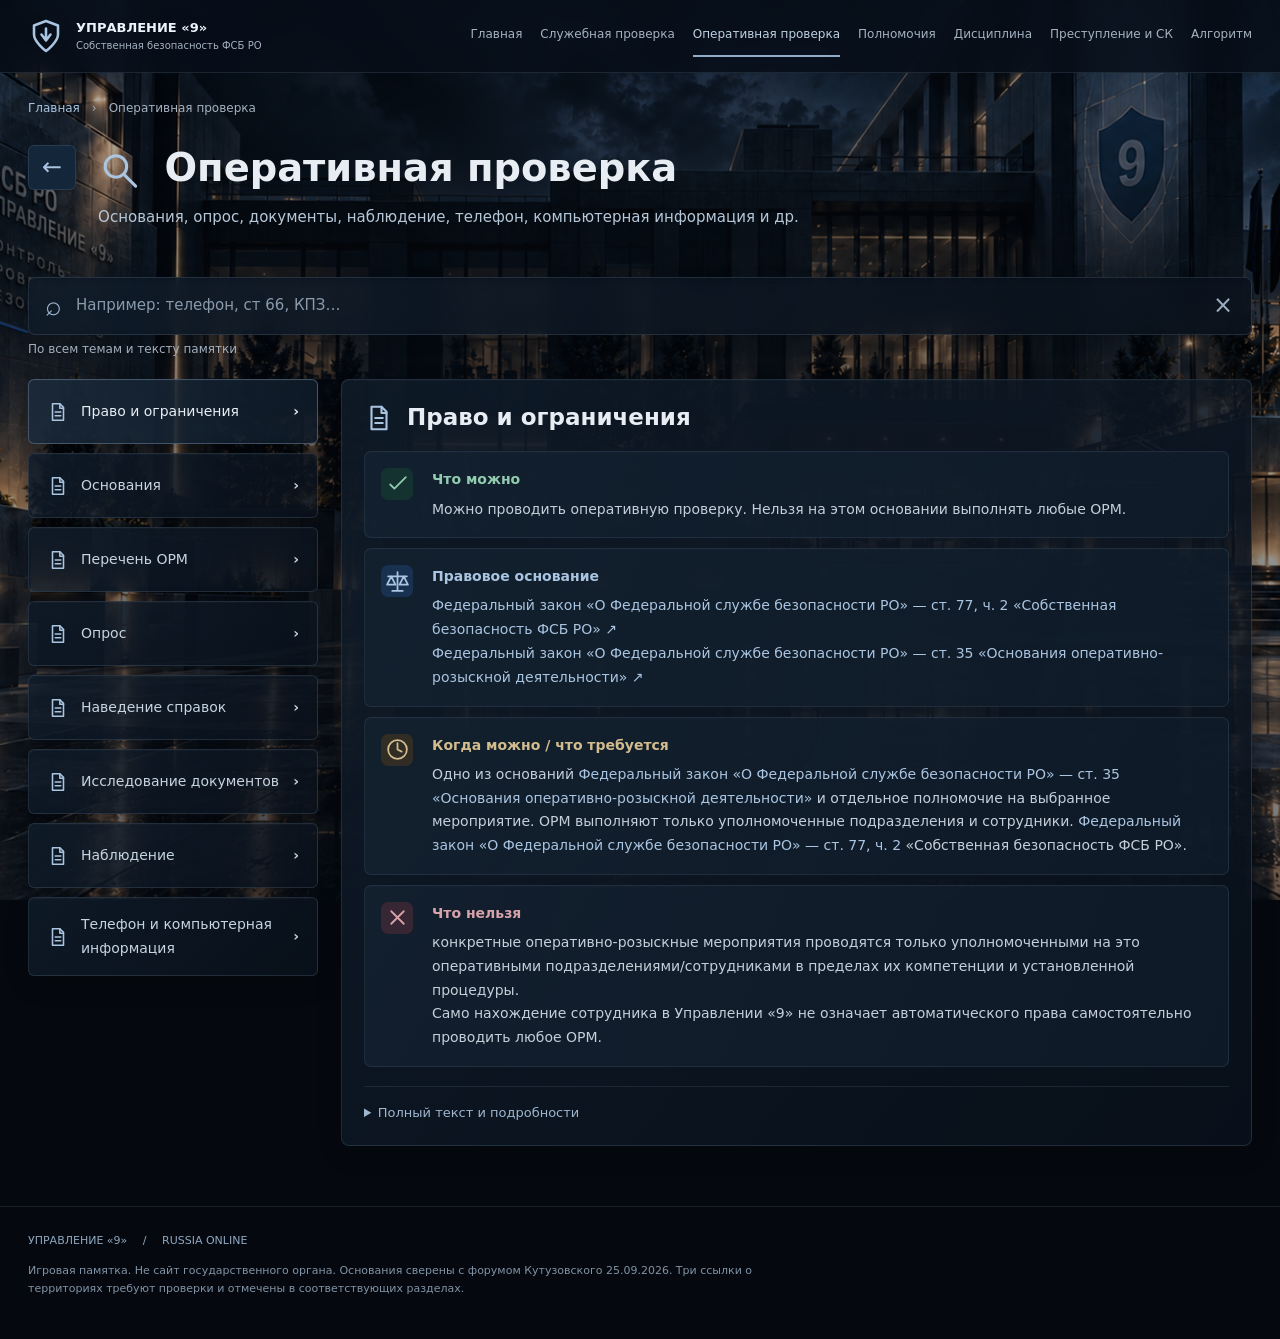
<file: operative-check.html>
<!doctype html><html lang="ru"><head><meta charset="utf-8"><meta name="viewport" content="width=device-width,initial-scale=1"><meta name="description" content="Игровая памятка УП-9 Russia Online: основания, действия, ограничения."><title>Оперативная проверка · УП-9</title><link rel="icon" href="favicon.svg"><link rel="stylesheet" href="style.css?v=search-20260925"><script defer src="data.js?v=search-20260925"></script><script defer src="app.js?v=search-20260925"></script></head><body><a class="skip" href="#main">К содержанию</a><header><div class="topbar"><a class="brand" href="index.html"><span class="emblem"><svg viewBox="0 0 24 24" fill="none" stroke="currentColor" stroke-width="1.7" stroke-linecap="round" stroke-linejoin="round" aria-hidden="true"><path d="m12 2 8 3v6c0 5-8 11-8 11S4 16 4 11V5z"/><path d="M12 7v8m-3-4 3 4 3-4"/></svg></span><span>УПРАВЛЕНИЕ «9»<small>Собственная безопасность ФСБ РО</small></span></a><button id="menu-toggle" aria-expanded="false" aria-controls="navigation">Меню ☰</button><nav id="navigation" aria-label="Основная навигация"><a href="index.html">Главная</a><a href="service-check.html">Служебная проверка</a><a href="operative-check.html" aria-current="page">Оперативная проверка</a><a href="powers.html">Полномочия</a><a href="discipline.html">Дисциплина</a><a href="crime-sk.html">Преступление и СК</a><a href="algorithm.html">Алгоритм</a></nav></div></header><main id="main"><div class="breadcrumbs"><a href="index.html">Главная</a><span>›</span>Оперативная проверка</div><div class="topic-heading"><a class="back" href="index.html" aria-label="Назад к темам">←</a><div><h1><span class="icon" aria-hidden="true"><svg viewBox="0 0 24 24" fill="none" stroke="currentColor" stroke-width="1.7" stroke-linecap="round" stroke-linejoin="round" aria-hidden="true"><circle cx="10" cy="10" r="6"/><path d="m15 15 6 6"/></svg></span> Оперативная проверка</h1><p class="subtitle">Основания, опрос, документы, наблюдение, телефон, компьютерная информация и др.</p></div></div><section class="search-area" aria-label="Поиск по памятке"><label for="search">Найти действие, статью или правило</label><div class="search-box"><span aria-hidden="true">⌕</span><input id="search" type="text" inputmode="search" placeholder="Например: телефон, ст 66, КПЗ…" autocomplete="off"><button id="clear-search" aria-label="Очистить поиск" type="button">×</button></div><p id="search-status" role="status">По всем темам и тексту памятки</p><div id="search-results" hidden></div></section><div class="workspace"><aside><label for="subsection-select">Подраздел</label><select id="subsection-select"><option value="section-8">Право и ограничения</option><option value="section-9">Основания</option><option value="section-10">Перечень ОРМ</option><option value="section-11">Опрос</option><option value="section-12">Наведение справок</option><option value="section-13">Исследование документов</option><option value="section-14">Наблюдение</option><option value="section-15">Телефон и компьютерная информация</option></select><nav class="subsections" aria-label="Подразделы"><a href="#section-8" data-section="section-8"><span class="side-icon"><svg viewBox="0 0 24 24" fill="none" stroke="currentColor" stroke-width="1.7" stroke-linecap="round" stroke-linejoin="round" aria-hidden="true"><path d="M6 3h8l4 4v14H6z"/><path d="M14 3v5h4M9 12h6M9 16h6"/></svg></span>Право и ограничения<b>›</b></a><a href="#section-9" data-section="section-9"><span class="side-icon"><svg viewBox="0 0 24 24" fill="none" stroke="currentColor" stroke-width="1.7" stroke-linecap="round" stroke-linejoin="round" aria-hidden="true"><path d="M6 3h8l4 4v14H6z"/><path d="M14 3v5h4M9 12h6M9 16h6"/></svg></span>Основания<b>›</b></a><a href="#section-10" data-section="section-10"><span class="side-icon"><svg viewBox="0 0 24 24" fill="none" stroke="currentColor" stroke-width="1.7" stroke-linecap="round" stroke-linejoin="round" aria-hidden="true"><path d="M6 3h8l4 4v14H6z"/><path d="M14 3v5h4M9 12h6M9 16h6"/></svg></span>Перечень ОРМ<b>›</b></a><a href="#section-11" data-section="section-11"><span class="side-icon"><svg viewBox="0 0 24 24" fill="none" stroke="currentColor" stroke-width="1.7" stroke-linecap="round" stroke-linejoin="round" aria-hidden="true"><path d="M6 3h8l4 4v14H6z"/><path d="M14 3v5h4M9 12h6M9 16h6"/></svg></span>Опрос<b>›</b></a><a href="#section-12" data-section="section-12"><span class="side-icon"><svg viewBox="0 0 24 24" fill="none" stroke="currentColor" stroke-width="1.7" stroke-linecap="round" stroke-linejoin="round" aria-hidden="true"><path d="M6 3h8l4 4v14H6z"/><path d="M14 3v5h4M9 12h6M9 16h6"/></svg></span>Наведение справок<b>›</b></a><a href="#section-13" data-section="section-13"><span class="side-icon"><svg viewBox="0 0 24 24" fill="none" stroke="currentColor" stroke-width="1.7" stroke-linecap="round" stroke-linejoin="round" aria-hidden="true"><path d="M6 3h8l4 4v14H6z"/><path d="M14 3v5h4M9 12h6M9 16h6"/></svg></span>Исследование документов<b>›</b></a><a href="#section-14" data-section="section-14"><span class="side-icon"><svg viewBox="0 0 24 24" fill="none" stroke="currentColor" stroke-width="1.7" stroke-linecap="round" stroke-linejoin="round" aria-hidden="true"><path d="M6 3h8l4 4v14H6z"/><path d="M14 3v5h4M9 12h6M9 16h6"/></svg></span>Наблюдение<b>›</b></a><a href="#section-15" data-section="section-15"><span class="side-icon"><svg viewBox="0 0 24 24" fill="none" stroke="currentColor" stroke-width="1.7" stroke-linecap="round" stroke-linejoin="round" aria-hidden="true"><path d="M6 3h8l4 4v14H6z"/><path d="M14 3v5h4M9 12h6M9 16h6"/></svg></span>Телефон и компьютерная информация<b>›</b></a></nav></aside><div class="reading"><article class="material" id="section-8" tabindex="-1"><div class="article-heading"><span class="icon" aria-hidden="true"><svg viewBox="0 0 24 24" fill="none" stroke="currentColor" stroke-width="1.7" stroke-linecap="round" stroke-linejoin="round" aria-hidden="true"><path d="M6 3h8l4 4v14H6z"/><path d="M14 3v5h4M9 12h6M9 16h6"/></svg></span><h2>Право и ограничения</h2></div><div class="answer-stack"><section class="answer-block green"><span class="block-icon"><svg viewBox="0 0 24 24" fill="none" stroke="currentColor" stroke-width="1.7" stroke-linecap="round" stroke-linejoin="round" aria-hidden="true"><path d="m5 12 4 4L20 5"/></svg></span><div><h3>Что можно</h3><p>Можно проводить оперативную проверку. Нельзя на этом основании выполнять любые ОРМ.</p></div></section><section class="answer-block blue"><span class="block-icon"><svg viewBox="0 0 24 24" fill="none" stroke="currentColor" stroke-width="1.7" stroke-linecap="round" stroke-linejoin="round" aria-hidden="true"><path d="M12 3v18M7 21h10M3 7h18M6 7l-4 8h8zm12 0-4 8h8z"/></svg></span><div><h3>Правовое основание</h3><p><a href="https://forum.russia.online/threads/federal-nyi-zakon-o-federal-noi-sluzhbe-bezopasnosti-ro.5310/" target="_blank" rel="noopener noreferrer">Федеральный закон «О Федеральной службе безопасности РО» — ст. 77, ч. 2 «Собственная безопасность ФСБ РО» ↗</a></p><p><a href="https://forum.russia.online/threads/federal-nyi-zakon-o-federal-noi-sluzhbe-bezopasnosti-ro.5310/" target="_blank" rel="noopener noreferrer">Федеральный закон «О Федеральной службе безопасности РО» — ст. 35 «Основания оперативно-розыскной деятельности» ↗</a></p></div></section><section class="answer-block amber"><span class="block-icon"><svg viewBox="0 0 24 24" fill="none" stroke="currentColor" stroke-width="1.7" stroke-linecap="round" stroke-linejoin="round" aria-hidden="true"><circle cx="12" cy="12" r="9"/><path d="M12 6v6l4 2"/></svg></span><div><h3>Когда можно / что требуется</h3><p>Одно из оснований <a href="https://forum.russia.online/threads/federal-nyi-zakon-o-federal-noi-sluzhbe-bezopasnosti-ro.5310/" target="_blank" rel="noopener noreferrer">Федеральный закон «О Федеральной службе безопасности РО» — ст. 35 «Основания оперативно-розыскной деятельности»</a> и отдельное полномочие на выбранное мероприятие. ОРМ выполняют только уполномоченные подразделения и сотрудники. <a href="https://forum.russia.online/threads/federal-nyi-zakon-o-federal-noi-sluzhbe-bezopasnosti-ro.5310/" target="_blank" rel="noopener noreferrer">Федеральный закон «О Федеральной службе безопасности РО» — ст. 77, ч. 2 </a>«Собственная безопасность ФСБ РО».</p></div></section><section class="answer-block red"><span class="block-icon"><svg viewBox="0 0 24 24" fill="none" stroke="currentColor" stroke-width="1.7" stroke-linecap="round" stroke-linejoin="round" aria-hidden="true"><path d="m6 6 12 12M18 6 6 18"/></svg></span><div><h3>Что нельзя</h3><p>конкретные оперативно-розыскные мероприятия проводятся только уполномоченными на это оперативными подразделениями/сотрудниками в пределах их компетенции и установленной процедуры.<br>Само нахождение сотрудника в Управлении «9» не означает автоматического права самостоятельно проводить любое ОРМ.</p></div></section></div><details class="full-text"><summary>Полный текст и подробности</summary><section class="meaning neutral"><h3><span aria-hidden="true">·</span> Подробная памятка</h3><p>Это отдельное направление, и его нельзя путать с обычной служебной проверкой.</p></section><section class="meaning blue"><h3><span aria-hidden="true">⚖</span> Правовое основание</h3><p><a href="https://forum.russia.online/threads/federal-nyi-zakon-o-federal-noi-sluzhbe-bezopasnosti-ro.5310/" target="_blank" rel="noopener noreferrer">Федеральный закон «О Федеральной службе безопасности РО» — ст. 77, ч. 2 </a>«Собственная безопасность ФСБ РО».</p><p>Собственная безопасность вправе проводить оперативные проверки.</p><p>Но сама <a href="https://forum.russia.online/threads/federal-nyi-zakon-o-federal-noi-sluzhbe-bezopasnosti-ro.5310/" target="_blank" rel="noopener noreferrer">Федеральный закон «О Федеральной службе безопасности РО» — ст. 77 «Собственная безопасность ФСБ РО»</a> ещё не означает:</p><p>«Можно делать любые ОРМ».</p><p>Для оперативной проверки должно существовать предусмотренное законом основание.</p></section><section class="meaning amber"><h3><span aria-hidden="true">!</span> Важно</h3><p>конкретные оперативно-розыскные мероприятия проводятся только уполномоченными на это оперативными подразделениями/сотрудниками в пределах их компетенции и установленной процедуры.</p><p>Само нахождение сотрудника в Управлении «9» не означает автоматического права самостоятельно проводить любое ОРМ.</p></section></details></article><article class="material" id="section-9" tabindex="-1"><div class="article-heading"><span class="icon" aria-hidden="true"><svg viewBox="0 0 24 24" fill="none" stroke="currentColor" stroke-width="1.7" stroke-linecap="round" stroke-linejoin="round" aria-hidden="true"><path d="M6 3h8l4 4v14H6z"/><path d="M14 3v5h4M9 12h6M9 16h6"/></svg></span><h2>Основания</h2></div><div class="answer-stack"><section class="answer-block green"><span class="block-icon"><svg viewBox="0 0 24 24" fill="none" stroke="currentColor" stroke-width="1.7" stroke-linecap="round" stroke-linejoin="round" aria-hidden="true"><path d="m5 12 4 4L20 5"/></svg></span><div><h3>Что можно</h3><p>Можно начать оперативную проверку при наличии основания из закона. Личной неприязни или законной политической деятельности недостаточно.</p></div></section><section class="answer-block blue"><span class="block-icon"><svg viewBox="0 0 24 24" fill="none" stroke="currentColor" stroke-width="1.7" stroke-linecap="round" stroke-linejoin="round" aria-hidden="true"><path d="M12 3v18M7 21h10M3 7h18M6 7l-4 8h8zm12 0-4 8h8z"/></svg></span><div><h3>Правовое основание</h3><p><a href="https://forum.russia.online/threads/federal-nyi-zakon-o-federal-noi-sluzhbe-bezopasnosti-ro.5310/" target="_blank" rel="noopener noreferrer">Федеральный закон «О Федеральной службе безопасности РО» — ст. 35 «Основания оперативно-розыскной деятельности» ↗</a></p></div></section><section class="answer-block amber"><span class="block-icon"><svg viewBox="0 0 24 24" fill="none" stroke="currentColor" stroke-width="1.7" stroke-linecap="round" stroke-linejoin="round" aria-hidden="true"><circle cx="12" cy="12" r="9"/><path d="M12 6v6l4 2"/></svg></span><div><h3>Когда можно / что требуется</h3><p>По <a href="https://forum.russia.online/threads/federal-nyi-zakon-o-federal-noi-sluzhbe-bezopasnosti-ro.5310/" target="_blank" rel="noopener noreferrer">Федеральный закон «О Федеральной службе безопасности РО» — ст. 35 «Основания оперативно-розыскной деятельности»</a>: сведения о преступлении в компетенции ФСБ или террористической, разведывательной, диверсионной угрозе; поручение следователя ФСБ по его делу; судебный или прокурорский акт; необходимость розыска лица или объекта; иной прямо предусмотренный федеральным законом факт.</p></div></section><section class="answer-block red"><span class="block-icon"><svg viewBox="0 0 24 24" fill="none" stroke="currentColor" stroke-width="1.7" stroke-linecap="round" stroke-linejoin="round" aria-hidden="true"><path d="m6 6 12 12M18 6 6 18"/></svg></span><div><h3>Что нельзя</h3><p>«Он мне подозрительным кажется — начинаем оперативную разработку».<br>Необходимы реальные сведения либо иное предусмотренное законом основание.</p></div></section></div><details class="full-text"><summary>Полный текст и подробности</summary><section class="meaning neutral"><h3><span aria-hidden="true">·</span> Подробная памятка</h3><p>Они установлены <a href="https://forum.russia.online/threads/federal-nyi-zakon-o-federal-noi-sluzhbe-bezopasnosti-ro.5310/" target="_blank" rel="noopener noreferrer">Федеральный закон «О Федеральной службе безопасности РО» — ст. 35 «Основания оперативно-розыскной деятельности»</a>.</p><p>Основанием являются:</p><p>1. сведения о готовящемся, совершаемом или совершённом преступлении, относящемся к компетенции ФСБ;</p><p>2. сведения о террористической, разведывательной либо диверсионной угрозе;</p><p>3. поручение следователя ФСБ по находящемуся у него делу;</p><p>4. судебный или прокурорский акт;</p><p>5. необходимость розыска лица или объекта;</p><p>6. иной прямо предусмотренный федеральным законом факт.</p><p>При этом предположение, основанное исключительно на личной неприязни или законной политической деятельности, основанием не является.</p></section><section class="meaning red"><h3><span aria-hidden="true">×</span> Нельзя</h3><p>«Он мне подозрительным кажется — начинаем оперативную разработку».</p><p>Необходимы реальные сведения либо иное предусмотренное законом основание.</p></section></details></article><article class="material" id="section-10" tabindex="-1"><div class="article-heading"><span class="icon" aria-hidden="true"><svg viewBox="0 0 24 24" fill="none" stroke="currentColor" stroke-width="1.7" stroke-linecap="round" stroke-linejoin="round" aria-hidden="true"><path d="M6 3h8l4 4v14H6z"/><path d="M14 3v5h4M9 12h6M9 16h6"/></svg></span><h2>Перечень ОРМ</h2></div><div class="answer-stack"><section class="answer-block green"><span class="block-icon"><svg viewBox="0 0 24 24" fill="none" stroke="currentColor" stroke-width="1.7" stroke-linecap="round" stroke-linejoin="round" aria-hidden="true"><path d="m5 12 4 4L20 5"/></svg></span><div><h3>Что можно</h3><p>Можно проводить предусмотренные законом ОРМ. Сам перечень мероприятий не даёт права их проводить.</p></div></section><section class="answer-block blue"><span class="block-icon"><svg viewBox="0 0 24 24" fill="none" stroke="currentColor" stroke-width="1.7" stroke-linecap="round" stroke-linejoin="round" aria-hidden="true"><path d="M12 3v18M7 21h10M3 7h18M6 7l-4 8h8zm12 0-4 8h8z"/></svg></span><div><h3>Правовое основание</h3><p><a href="https://forum.russia.online/threads/federal-nyi-zakon-o-federal-noi-sluzhbe-bezopasnosti-ro.5310/" target="_blank" rel="noopener noreferrer">Федеральный закон «О Федеральной службе безопасности РО» — ст. 36 «Виды оперативно-розыскных мероприятий» ↗</a></p><p><a href="https://forum.russia.online/threads/protsessual-nyi-kodeks-ro.4910/" target="_blank" rel="noopener noreferrer">Процессуальный кодекс РО — Глава I «Следствие», ст. 6.1 ↗</a></p><p><a href="https://forum.russia.online/threads/federal-nyi-zakon-o-federal-noi-sluzhbe-bezopasnosti-ro.5310/" target="_blank" rel="noopener noreferrer">Федеральный закон «О Федеральной службе безопасности РО» — ст. 35 «Основания оперативно-розыскной деятельности» ↗</a></p><p><a href="https://forum.russia.online/threads/federal-nyi-zakon-o-federal-noi-sluzhbe-bezopasnosti-ro.5310/" target="_blank" rel="noopener noreferrer">Федеральный закон «О Федеральной службе безопасности РО» — ст. 37 «Ограничение конституционных прав при оперативном мероприятии» ↗</a></p></div></section><section class="answer-block amber"><span class="block-icon"><svg viewBox="0 0 24 24" fill="none" stroke="currentColor" stroke-width="1.7" stroke-linecap="round" stroke-linejoin="round" aria-hidden="true"><circle cx="12" cy="12" r="9"/><path d="M12 6v6l4 2"/></svg></span><div><h3>Когда можно / что требуется</h3><p>Выбрать мероприятие по <a href="https://forum.russia.online/threads/federal-nyi-zakon-o-federal-noi-sluzhbe-bezopasnosti-ro.5310/" target="_blank" rel="noopener noreferrer">Федеральный закон «О Федеральной службе безопасности РО» — ст. 36 «Виды оперативно-розыскных мероприятий»</a> и <a href="https://forum.russia.online/threads/protsessual-nyi-kodeks-ro.4910/" target="_blank" rel="noopener noreferrer">Процессуальный кодекс РО — Глава I «Следствие», ст. 6.1</a>. Основание по <a href="https://forum.russia.online/threads/federal-nyi-zakon-o-federal-noi-sluzhbe-bezopasnosti-ro.5310/" target="_blank" rel="noopener noreferrer">Федеральный закон «О Федеральной службе безопасности РО» — ст. 35 «Основания оперативно-розыскной деятельности»</a>, полномочие сотрудника на конкретное ОРМ и соблюдение процедуры. При ограничении защищённых прав — также требования <a href="https://forum.russia.online/threads/federal-nyi-zakon-o-federal-noi-sluzhbe-bezopasnosti-ro.5310/" target="_blank" rel="noopener noreferrer">Федеральный закон «О Федеральной службе безопасности РО» — ст. 37 «Ограничение конституционных прав при оперативном мероприятии»</a> и Процессуального кодекса РО.</p></div></section><section class="answer-block red"><span class="block-icon"><svg viewBox="0 0 24 24" fill="none" stroke="currentColor" stroke-width="1.7" stroke-linecap="round" stroke-linejoin="round" aria-hidden="true"><path d="m6 6 12 12M18 6 6 18"/></svg></span><div><h3>Что нельзя</h3><p>сам перечень мероприятий не заменяет основание для их проведения.</p></div></section></div><details class="full-text"><summary>Полный текст и подробности</summary><section class="meaning blue"><h3><span aria-hidden="true">⚖</span> Правовое основание</h3><p><a href="https://forum.russia.online/threads/federal-nyi-zakon-o-federal-noi-sluzhbe-bezopasnosti-ro.5310/" target="_blank" rel="noopener noreferrer">Федеральный закон «О Федеральной службе безопасности РО» — ст. 36 «Виды оперативно-розыскных мероприятий»</a>.</p><p>ФСБ вправе проводить:</p><p>1. опрос;<br>2. наведение справок;<br>3. сбор образцов;<br>4. исследование предметов и документов;<br>5. наблюдение;<br>6. отождествление личности;<br>7. обследование объектов и транспортных средств;<br>8. получение компьютерной информации;<br>9. контрольную закупку;<br>10. оперативное внедрение;<br>11. оперативный эксперимент;<br>12. получение сведений с технических каналов связи;<br>13. объявление ориентировки;<br>14. другие прямо предусмотренные законом мероприятия.</p><p>Аналогичный перечень содержится в <a href="https://forum.russia.online/threads/protsessual-nyi-kodeks-ro.4910/" target="_blank" rel="noopener noreferrer">Процессуальный кодекс РО — Глава I «Следствие», ст. 6.1</a>.</p></section><section class="meaning amber"><h3><span aria-hidden="true">!</span> Важно</h3><p>сам перечень мероприятий не заменяет основание для их проведения.</p></section></details></article><article class="material" id="section-11" tabindex="-1"><div class="article-heading"><span class="icon" aria-hidden="true"><svg viewBox="0 0 24 24" fill="none" stroke="currentColor" stroke-width="1.7" stroke-linecap="round" stroke-linejoin="round" aria-hidden="true"><path d="M6 3h8l4 4v14H6z"/><path d="M14 3v5h4M9 12h6M9 16h6"/></svg></span><h2>Опрос</h2></div><div class="answer-stack"><section class="answer-block green"><span class="block-icon"><svg viewBox="0 0 24 24" fill="none" stroke="currentColor" stroke-width="1.7" stroke-linecap="round" stroke-linejoin="round" aria-hidden="true"><path d="m5 12 4 4L20 5"/></svg></span><div><h3>Что можно</h3><p>Можно опрашивать лиц об обстоятельствах законной оперативной проверки. Опрос не заменяет процессуальный допрос.</p></div></section><section class="answer-block blue"><span class="block-icon"><svg viewBox="0 0 24 24" fill="none" stroke="currentColor" stroke-width="1.7" stroke-linecap="round" stroke-linejoin="round" aria-hidden="true"><path d="M12 3v18M7 21h10M3 7h18M6 7l-4 8h8zm12 0-4 8h8z"/></svg></span><div><h3>Правовое основание</h3><p><a href="https://forum.russia.online/threads/federal-nyi-zakon-o-federal-noi-sluzhbe-bezopasnosti-ro.5310/" target="_blank" rel="noopener noreferrer">Федеральный закон «О Федеральной службе безопасности РО» — ст. 36, п. 1 «Виды оперативно-розыскных мероприятий» ↗</a></p><p><a href="https://forum.russia.online/threads/protsessual-nyi-kodeks-ro.4910/" target="_blank" rel="noopener noreferrer">Процессуальный кодекс РО — Глава I «Следствие», ст. 6.1, п. «а» ↗</a></p></div></section><section class="answer-block amber"><span class="block-icon"><svg viewBox="0 0 24 24" fill="none" stroke="currentColor" stroke-width="1.7" stroke-linecap="round" stroke-linejoin="round" aria-hidden="true"><circle cx="12" cy="12" r="9"/><path d="M12 6v6l4 2"/></svg></span><div><h3>Когда можно / что требуется</h3><p>Полномочие на ОРМ, основание оперативной проверки и сведения, относящиеся к её предмету. <a href="https://forum.russia.online/threads/federal-nyi-zakon-o-federal-noi-sluzhbe-bezopasnosti-ro.5310/" target="_blank" rel="noopener noreferrer">Федеральный закон «О Федеральной службе безопасности РО» — ст. 36, п. 1 </a>«Виды оперативно-розыскных мероприятий»; <a href="https://forum.russia.online/threads/protsessual-nyi-kodeks-ro.4910/" target="_blank" rel="noopener noreferrer">Процессуальный кодекс РО — Глава I «Следствие», ст. 6.1, п. «а»</a>.</p></div></section></div><details class="full-text"><summary>Полный текст и подробности</summary><section class="meaning neutral"><h3><span aria-hidden="true">·</span> Подробная памятка</h3><p>Опрос прямо относится к оперативно-розыскным мероприятиям.</p></section><section class="meaning neutral"><h3><span aria-hidden="true">·</span> Основание</h3><p><a href="https://forum.russia.online/threads/federal-nyi-zakon-o-federal-noi-sluzhbe-bezopasnosti-ro.5310/" target="_blank" rel="noopener noreferrer">Федеральный закон «О Федеральной службе безопасности РО» — ст. 36, п. 1 </a>«Виды оперативно-розыскных мероприятий»<br>и<br><a href="https://forum.russia.online/threads/protsessual-nyi-kodeks-ro.4910/" target="_blank" rel="noopener noreferrer">Процессуальный кодекс РО — Глава I «Следствие», ст. 6.1, п. «а»</a>.</p></section><section class="meaning neutral"><h3><span aria-hidden="true">·</span> Как использовать</h3><p>сотрудник УП-9 может получать информацию от лиц, способных сообщить обстоятельства, имеющие значение для законной оперативной проверки.</p><p>Но необходимо отличать:</p><p>оперативный опрос</p><p>от</p><p>процессуального допроса подозреваемого/свидетеля в уголовном деле.</p><p>Это разные процедуры.</p></section></details></article><article class="material" id="section-12" tabindex="-1"><div class="article-heading"><span class="icon" aria-hidden="true"><svg viewBox="0 0 24 24" fill="none" stroke="currentColor" stroke-width="1.7" stroke-linecap="round" stroke-linejoin="round" aria-hidden="true"><path d="M6 3h8l4 4v14H6z"/><path d="M14 3v5h4M9 12h6M9 16h6"/></svg></span><h2>Наведение справок</h2></div><div class="answer-stack"><section class="answer-block green"><span class="block-icon"><svg viewBox="0 0 24 24" fill="none" stroke="currentColor" stroke-width="1.7" stroke-linecap="round" stroke-linejoin="round" aria-hidden="true"><path d="m5 12 4 4L20 5"/></svg></span><div><h3>Что можно</h3><p>Можно проверять необходимые сведения. Нельзя произвольно получать любую защищённую информацию.</p></div></section><section class="answer-block blue"><span class="block-icon"><svg viewBox="0 0 24 24" fill="none" stroke="currentColor" stroke-width="1.7" stroke-linecap="round" stroke-linejoin="round" aria-hidden="true"><path d="M12 3v18M7 21h10M3 7h18M6 7l-4 8h8zm12 0-4 8h8z"/></svg></span><div><h3>Правовое основание</h3><p><a href="https://forum.russia.online/threads/federal-nyi-zakon-o-federal-noi-sluzhbe-bezopasnosti-ro.5310/" target="_blank" rel="noopener noreferrer">Федеральный закон «О Федеральной службе безопасности РО» — ст. 36, п. 2 «Виды оперативно-розыскных мероприятий» ↗</a></p></div></section><section class="answer-block amber"><span class="block-icon"><svg viewBox="0 0 24 24" fill="none" stroke="currentColor" stroke-width="1.7" stroke-linecap="round" stroke-linejoin="round" aria-hidden="true"><circle cx="12" cy="12" r="9"/><path d="M12 6v6l4 2"/></svg></span><div><h3>Когда можно / что требуется</h3><p>Законная оперативная задача, основание проверки и полномочие на ОРМ; сведения должны быть доступны ФСБ в силу закона. <a href="https://forum.russia.online/threads/federal-nyi-zakon-o-federal-noi-sluzhbe-bezopasnosti-ro.5310/" target="_blank" rel="noopener noreferrer">Федеральный закон «О Федеральной службе безопасности РО» — ст. 36, п. 2 </a>«Виды оперативно-розыскных мероприятий».</p></div></section></div><details class="full-text"><summary>Полный текст и подробности</summary><section class="meaning blue"><h3><span aria-hidden="true">⚖</span> Правовое основание</h3><p><a href="https://forum.russia.online/threads/federal-nyi-zakon-o-federal-noi-sluzhbe-bezopasnosti-ro.5310/" target="_blank" rel="noopener noreferrer">Федеральный закон «О Федеральной службе безопасности РО» — ст. 36, п. 2 </a>«Виды оперативно-розыскных мероприятий».</p><p>Это позволяет проверять необходимые сведения в пределах законной оперативной задачи.</p><p>Например:</p><ul><li>служебные сведения;</li><li>регистрационные данные;</li><li>информацию о служебных действиях;</li><li>сведения, доступные ФСБ в силу закона.</li></ul><p>Но наличие права «навести справки» не позволяет произвольно получать любую защищённую законом информацию.</p></section></details></article><article class="material" id="section-13" tabindex="-1"><div class="article-heading"><span class="icon" aria-hidden="true"><svg viewBox="0 0 24 24" fill="none" stroke="currentColor" stroke-width="1.7" stroke-linecap="round" stroke-linejoin="round" aria-hidden="true"><path d="M6 3h8l4 4v14H6z"/><path d="M14 3v5h4M9 12h6M9 16h6"/></svg></span><h2>Исследование документов</h2></div><div class="answer-stack"><section class="answer-block green"><span class="block-icon"><svg viewBox="0 0 24 24" fill="none" stroke="currentColor" stroke-width="1.7" stroke-linecap="round" stroke-linejoin="round" aria-hidden="true"><path d="m5 12 4 4L20 5"/></svg></span><div><h3>Что можно</h3><p>Можно исследовать документы, предметы и материалы, которые получены законно и относятся к проверке.</p></div></section><section class="answer-block blue"><span class="block-icon"><svg viewBox="0 0 24 24" fill="none" stroke="currentColor" stroke-width="1.7" stroke-linecap="round" stroke-linejoin="round" aria-hidden="true"><path d="M12 3v18M7 21h10M3 7h18M6 7l-4 8h8zm12 0-4 8h8z"/></svg></span><div><h3>Правовое основание</h3><p><a href="https://forum.russia.online/threads/federal-nyi-zakon-o-federal-noi-sluzhbe-bezopasnosti-ro.5310/" target="_blank" rel="noopener noreferrer">Федеральный закон «О Федеральной службе безопасности РО» — ст. 36, п. 4 «Виды оперативно-розыскных мероприятий» ↗</a></p><p><a href="https://forum.russia.online/threads/protsessual-nyi-kodeks-ro.4910/" target="_blank" rel="noopener noreferrer">Процессуальный кодекс РО — Глава I «Следствие», ст. 6.1, п. «д» ↗</a></p></div></section><section class="answer-block amber"><span class="block-icon"><svg viewBox="0 0 24 24" fill="none" stroke="currentColor" stroke-width="1.7" stroke-linecap="round" stroke-linejoin="round" aria-hidden="true"><circle cx="12" cy="12" r="9"/><path d="M12 6v6l4 2"/></svg></span><div><h3>Когда можно / что требуется</h3><p>Законное получение материала, связь с целью проверки и полномочие на мероприятие. <a href="https://forum.russia.online/threads/federal-nyi-zakon-o-federal-noi-sluzhbe-bezopasnosti-ro.5310/" target="_blank" rel="noopener noreferrer">Федеральный закон «О Федеральной службе безопасности РО» — ст. 36 «Виды оперативно-розыскных мероприятий»</a>; <a href="https://forum.russia.online/threads/protsessual-nyi-kodeks-ro.4910/" target="_blank" rel="noopener noreferrer">Процессуальный кодекс РО — Глава I «Следствие», ст. 6.1</a>.</p></div></section></div><details class="full-text"><summary>Полный текст и подробности</summary><section class="meaning blue"><h3><span aria-hidden="true">⚖</span> Предусмотрено</h3><p><a href="https://forum.russia.online/threads/federal-nyi-zakon-o-federal-noi-sluzhbe-bezopasnosti-ro.5310/" target="_blank" rel="noopener noreferrer">Федеральный закон «О Федеральной службе безопасности РО» — ст. 36 «Виды оперативно-розыскных мероприятий»</a><br>и<br><a href="https://forum.russia.online/threads/protsessual-nyi-kodeks-ro.4910/" target="_blank" rel="noopener noreferrer">Процессуальный кодекс РО — Глава I «Следствие», ст. 6.1</a>.</p><p>Если в рамках проверки законно получен документ, предмет или иной материал, УП-9 вправе исследовать его в рамках цели проверки.</p><p>Например, проверяется возможная утечка служебной информации.</p><p>Может иметь значение:</p><ul><li>служебный документ;</li><li>журнал доступа;</li><li>запись;</li><li>внутренняя служебная информация;</li><li>иной относящийся к проверке материал.</li></ul></section></details></article><article class="material" id="section-14" tabindex="-1"><div class="article-heading"><span class="icon" aria-hidden="true"><svg viewBox="0 0 24 24" fill="none" stroke="currentColor" stroke-width="1.7" stroke-linecap="round" stroke-linejoin="round" aria-hidden="true"><path d="M6 3h8l4 4v14H6z"/><path d="M14 3v5h4M9 12h6M9 16h6"/></svg></span><h2>Наблюдение</h2></div><div class="answer-stack"><section class="answer-block green"><span class="block-icon"><svg viewBox="0 0 24 24" fill="none" stroke="currentColor" stroke-width="1.7" stroke-linecap="round" stroke-linejoin="round" aria-hidden="true"><path d="m5 12 4 4L20 5"/></svg></span><div><h3>Что можно</h3><p>Можно наблюдать за лицом, объектом или местностью при законном оперативном основании.</p></div></section><section class="answer-block blue"><span class="block-icon"><svg viewBox="0 0 24 24" fill="none" stroke="currentColor" stroke-width="1.7" stroke-linecap="round" stroke-linejoin="round" aria-hidden="true"><path d="M12 3v18M7 21h10M3 7h18M6 7l-4 8h8zm12 0-4 8h8z"/></svg></span><div><h3>Правовое основание</h3><p><a href="https://forum.russia.online/threads/federal-nyi-zakon-o-federal-noi-sluzhbe-bezopasnosti-ro.5310/" target="_blank" rel="noopener noreferrer">Федеральный закон «О Федеральной службе безопасности РО» — ст. 36, п. 5 «Виды оперативно-розыскных мероприятий» ↗</a></p><p><a href="https://forum.russia.online/threads/federal-nyi-zakon-o-federal-noi-sluzhbe-bezopasnosti-ro.5310/" target="_blank" rel="noopener noreferrer">Федеральный закон «О Федеральной службе безопасности РО» — ст. 38 «Наблюдение и фиксация» ↗</a></p></div></section><section class="answer-block amber"><span class="block-icon"><svg viewBox="0 0 24 24" fill="none" stroke="currentColor" stroke-width="1.7" stroke-linecap="round" stroke-linejoin="round" aria-hidden="true"><circle cx="12" cy="12" r="9"/><path d="M12 6v6l4 2"/></svg></span><div><h3>Когда можно / что требуется</h3><p>Основание проверки и полномочие на наблюдение — <a href="https://forum.russia.online/threads/federal-nyi-zakon-o-federal-noi-sluzhbe-bezopasnosti-ro.5310/" target="_blank" rel="noopener noreferrer">Федеральный закон «О Федеральной службе безопасности РО» — ст. 36, п. 5 </a>«Виды оперативно-розыскных мероприятий» и <a href="https://forum.russia.online/threads/federal-nyi-zakon-o-federal-noi-sluzhbe-bezopasnosti-ro.5310/" target="_blank" rel="noopener noreferrer">Федеральный закон «О Федеральной службе безопасности РО» — ст. 38 «Наблюдение и фиксация»</a>. Для входа в жилище, доступа к телефону, переписке или переговорам нужны самостоятельные основания.</p></div></section><section class="answer-block red"><span class="block-icon"><svg viewBox="0 0 24 24" fill="none" stroke="currentColor" stroke-width="1.7" stroke-linecap="round" stroke-linejoin="round" aria-hidden="true"><path d="m6 6 12 12M18 6 6 18"/></svg></span><div><h3>Что нельзя</h3><p>само право наблюдать не означает право:<br>- войти в жилище;<br>- вскрыть помещение;<br>- получить содержание переписки;<br>- прослушать переговоры;<br>- получить доступ к телефону.</p></div></section></div><details class="full-text"><summary>Полный текст и подробности</summary><section class="meaning blue"><h3><span aria-hidden="true">⚖</span> Правовое основание</h3><p><a href="https://forum.russia.online/threads/federal-nyi-zakon-o-federal-noi-sluzhbe-bezopasnosti-ro.5310/" target="_blank" rel="noopener noreferrer">Федеральный закон «О Федеральной службе безопасности РО» — ст. 36, п. 5 </a>«Виды оперативно-розыскных мероприятий»<br>и<br><a href="https://forum.russia.online/threads/federal-nyi-zakon-o-federal-noi-sluzhbe-bezopasnosti-ro.5310/" target="_blank" rel="noopener noreferrer">Федеральный закон «О Федеральной службе безопасности РО» — ст. 38 «Наблюдение и фиксация»</a>.</p><p>ФСБ вправе вести наблюдение за лицом, объектом или местностью при наличии законного оперативного основания.</p></section><section class="meaning green"><h3><span aria-hidden="true">✓</span> Что можно</h3><p>например, при законной оперативной проверке можно наблюдать действия объекта проверки в общедоступном месте.</p></section><section class="meaning red"><h3><span aria-hidden="true">×</span> Что нельзя</h3><p>само право наблюдать не означает право:</p><ul><li>войти в жилище;</li><li>вскрыть помещение;</li><li>получить содержание переписки;</li><li>прослушать переговоры;</li><li>получить доступ к телефону.</li></ul><p>Для этого нужны самостоятельные основания.</p></section></details></article><article class="material" id="section-15" tabindex="-1"><div class="article-heading"><span class="icon" aria-hidden="true"><svg viewBox="0 0 24 24" fill="none" stroke="currentColor" stroke-width="1.7" stroke-linecap="round" stroke-linejoin="round" aria-hidden="true"><path d="M6 3h8l4 4v14H6z"/><path d="M14 3v5h4M9 12h6M9 16h6"/></svg></span><h2>Телефон и компьютерная информация</h2></div><div class="answer-stack"><section class="answer-block red"><span class="block-icon"><svg viewBox="0 0 24 24" fill="none" stroke="currentColor" stroke-width="1.7" stroke-linecap="round" stroke-linejoin="round" aria-hidden="true"><path d="m6 6 12 12M18 6 6 18"/></svg></span><div><h3>Что нельзя</h3><p>Нельзя требовать доступ к телефону или переписке только потому, что вы сотрудник УП-9.</p></div></section><section class="answer-block blue"><span class="block-icon"><svg viewBox="0 0 24 24" fill="none" stroke="currentColor" stroke-width="1.7" stroke-linecap="round" stroke-linejoin="round" aria-hidden="true"><path d="M12 3v18M7 21h10M3 7h18M6 7l-4 8h8zm12 0-4 8h8z"/></svg></span><div><h3>Правовое основание</h3><p><a href="https://forum.russia.online/threads/federal-nyi-zakon-o-federal-noi-sluzhbe-bezopasnosti-ro.5310/" target="_blank" rel="noopener noreferrer">Федеральный закон «О Федеральной службе безопасности РО» — ст. 37 «Ограничение конституционных прав при оперативном мероприятии» ↗</a></p><p><a href="https://forum.russia.online/threads/protsessual-nyi-kodeks-ro.4910/" target="_blank" rel="noopener noreferrer">Процессуальный кодекс РО — Глава I «Следствие», ст. 6.1, п. «л» ↗</a></p></div></section><section class="answer-block amber"><span class="block-icon"><svg viewBox="0 0 24 24" fill="none" stroke="currentColor" stroke-width="1.7" stroke-linecap="round" stroke-linejoin="round" aria-hidden="true"><circle cx="12" cy="12" r="9"/><path d="M12 6v6l4 2"/></svg></span><div><h3>Когда можно / что требуется</h3><p>Для ограничения защищённых прав — судебное решение, если федеральный закон прямо не предусматривает другой специальный порядок, и соблюдение процедуры. <a href="https://forum.russia.online/threads/federal-nyi-zakon-o-federal-noi-sluzhbe-bezopasnosti-ro.5310/" target="_blank" rel="noopener noreferrer">Федеральный закон «О Федеральной службе безопасности РО» — ст. 37 «Ограничение конституционных прав при оперативном мероприятии»</a>. Получение компьютерной информации, ограничивающее тайну сообщений, требует судебного разрешения либо иной прямо предусмотренной законом формы по Процессуальному кодексу РО.</p></div></section></div><details class="full-text"><summary>Полный текст и подробности</summary><section class="meaning neutral"><h3><span aria-hidden="true">·</span> Подробная памятка</h3><p>Не просто по требованию:</p><p>«Я УП-9».</p><p>Если речь идёт о содержании:</p><ul><li>переписки;</li><li>электронных сообщений;</li><li>телефонных переговоров;</li><li>иной защищённой коммуникации,</li></ul><p>действует <a href="https://forum.russia.online/threads/federal-nyi-zakon-o-federal-noi-sluzhbe-bezopasnosti-ro.5310/" target="_blank" rel="noopener noreferrer">Федеральный закон «О Федеральной службе безопасности РО» — ст. 37 «Ограничение конституционных прав при оперативном мероприятии»</a>.</p><p>Мероприятие, ограничивающее конституционные права, проводится на основании судебного решения, если федеральный закон прямо не устанавливает другой специальный порядок.</p><p>Процессуальный кодекс также указывает, что получение компьютерной информации, ограничивающее тайну сообщений, требует судебного разрешения либо иной прямо предусмотренной законом формы.</p><p>Поэтому нельзя использовать:</p><p>«Покажи Discord/Telegram/телефон, потому что я УП-9»</p><p>как самостоятельное юридическое основание.</p></section></details></article></div></div></main><footer>УПРАВЛЕНИЕ «9» <span> / </span> RUSSIA ONLINE<p>Игровая памятка. Не сайт государственного органа. Основания сверены с форумом Кутузовского 25.09.2026. Три ссылки о территориях требуют проверки и отмечены в соответствующих разделах.</p></footer><noscript><p class="nojs">Для поиска включите JavaScript. Все материалы доступны ниже.</p></noscript></body></html>
</file>
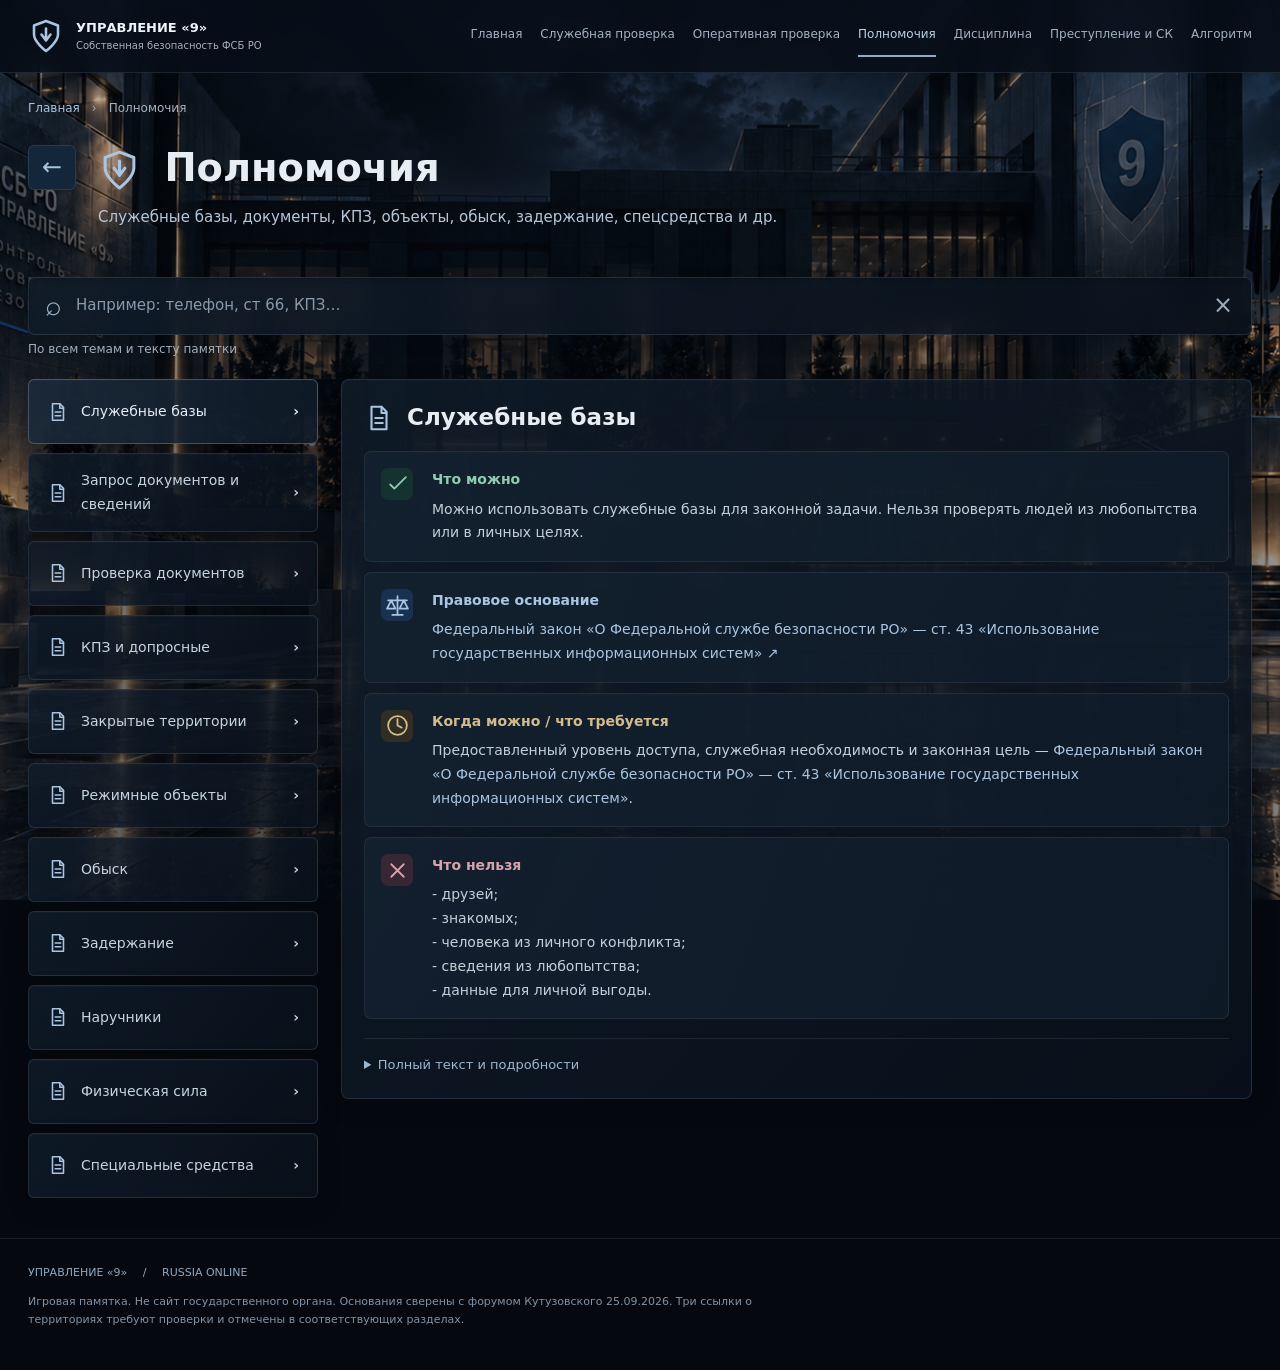
<file: powers.html>
<!doctype html><html lang="ru"><head><meta charset="utf-8"><meta name="viewport" content="width=device-width,initial-scale=1"><meta name="description" content="Игровая памятка УП-9 Russia Online: основания, действия, ограничения."><title>Полномочия · УП-9</title><link rel="icon" href="favicon.svg"><link rel="stylesheet" href="style.css?v=search-20260925"><script defer src="data.js?v=search-20260925"></script><script defer src="app.js?v=search-20260925"></script></head><body><a class="skip" href="#main">К содержанию</a><header><div class="topbar"><a class="brand" href="index.html"><span class="emblem"><svg viewBox="0 0 24 24" fill="none" stroke="currentColor" stroke-width="1.7" stroke-linecap="round" stroke-linejoin="round" aria-hidden="true"><path d="m12 2 8 3v6c0 5-8 11-8 11S4 16 4 11V5z"/><path d="M12 7v8m-3-4 3 4 3-4"/></svg></span><span>УПРАВЛЕНИЕ «9»<small>Собственная безопасность ФСБ РО</small></span></a><button id="menu-toggle" aria-expanded="false" aria-controls="navigation">Меню ☰</button><nav id="navigation" aria-label="Основная навигация"><a href="index.html">Главная</a><a href="service-check.html">Служебная проверка</a><a href="operative-check.html">Оперативная проверка</a><a href="powers.html" aria-current="page">Полномочия</a><a href="discipline.html">Дисциплина</a><a href="crime-sk.html">Преступление и СК</a><a href="algorithm.html">Алгоритм</a></nav></div></header><main id="main"><div class="breadcrumbs"><a href="index.html">Главная</a><span>›</span>Полномочия</div><div class="topic-heading"><a class="back" href="index.html" aria-label="Назад к темам">←</a><div><h1><span class="icon" aria-hidden="true"><svg viewBox="0 0 24 24" fill="none" stroke="currentColor" stroke-width="1.7" stroke-linecap="round" stroke-linejoin="round" aria-hidden="true"><path d="m12 2 8 3v6c0 5-8 11-8 11S4 16 4 11V5z"/><path d="M12 7v8m-3-4 3 4 3-4"/></svg></span> Полномочия</h1><p class="subtitle">Служебные базы, документы, КПЗ, объекты, обыск, задержание, спецсредства и др.</p></div></div><section class="search-area" aria-label="Поиск по памятке"><label for="search">Найти действие, статью или правило</label><div class="search-box"><span aria-hidden="true">⌕</span><input id="search" type="text" inputmode="search" placeholder="Например: телефон, ст 66, КПЗ…" autocomplete="off"><button id="clear-search" aria-label="Очистить поиск" type="button">×</button></div><p id="search-status" role="status">По всем темам и тексту памятки</p><div id="search-results" hidden></div></section><div class="workspace"><aside><label for="subsection-select">Подраздел</label><select id="subsection-select"><option value="section-16">Служебные базы</option><option value="section-17">Запрос документов и сведений</option><option value="section-18">Проверка документов</option><option value="section-19">КПЗ и допросные</option><option value="section-20">Закрытые территории</option><option value="section-21">Режимные объекты</option><option value="section-22">Обыск</option><option value="section-23">Задержание</option><option value="section-24">Наручники</option><option value="section-25">Физическая сила</option><option value="section-26">Специальные средства</option></select><nav class="subsections" aria-label="Подразделы"><a href="#section-16" data-section="section-16"><span class="side-icon"><svg viewBox="0 0 24 24" fill="none" stroke="currentColor" stroke-width="1.7" stroke-linecap="round" stroke-linejoin="round" aria-hidden="true"><path d="M6 3h8l4 4v14H6z"/><path d="M14 3v5h4M9 12h6M9 16h6"/></svg></span>Служебные базы<b>›</b></a><a href="#section-17" data-section="section-17"><span class="side-icon"><svg viewBox="0 0 24 24" fill="none" stroke="currentColor" stroke-width="1.7" stroke-linecap="round" stroke-linejoin="round" aria-hidden="true"><path d="M6 3h8l4 4v14H6z"/><path d="M14 3v5h4M9 12h6M9 16h6"/></svg></span>Запрос документов и сведений<b>›</b></a><a href="#section-18" data-section="section-18"><span class="side-icon"><svg viewBox="0 0 24 24" fill="none" stroke="currentColor" stroke-width="1.7" stroke-linecap="round" stroke-linejoin="round" aria-hidden="true"><path d="M6 3h8l4 4v14H6z"/><path d="M14 3v5h4M9 12h6M9 16h6"/></svg></span>Проверка документов<b>›</b></a><a href="#section-19" data-section="section-19"><span class="side-icon"><svg viewBox="0 0 24 24" fill="none" stroke="currentColor" stroke-width="1.7" stroke-linecap="round" stroke-linejoin="round" aria-hidden="true"><path d="M6 3h8l4 4v14H6z"/><path d="M14 3v5h4M9 12h6M9 16h6"/></svg></span>КПЗ и допросные<b>›</b></a><a href="#section-20" data-section="section-20"><span class="side-icon"><svg viewBox="0 0 24 24" fill="none" stroke="currentColor" stroke-width="1.7" stroke-linecap="round" stroke-linejoin="round" aria-hidden="true"><path d="M6 3h8l4 4v14H6z"/><path d="M14 3v5h4M9 12h6M9 16h6"/></svg></span>Закрытые территории<b>›</b></a><a href="#section-21" data-section="section-21"><span class="side-icon"><svg viewBox="0 0 24 24" fill="none" stroke="currentColor" stroke-width="1.7" stroke-linecap="round" stroke-linejoin="round" aria-hidden="true"><path d="M6 3h8l4 4v14H6z"/><path d="M14 3v5h4M9 12h6M9 16h6"/></svg></span>Режимные объекты<b>›</b></a><a href="#section-22" data-section="section-22"><span class="side-icon"><svg viewBox="0 0 24 24" fill="none" stroke="currentColor" stroke-width="1.7" stroke-linecap="round" stroke-linejoin="round" aria-hidden="true"><path d="M6 3h8l4 4v14H6z"/><path d="M14 3v5h4M9 12h6M9 16h6"/></svg></span>Обыск<b>›</b></a><a href="#section-23" data-section="section-23"><span class="side-icon"><svg viewBox="0 0 24 24" fill="none" stroke="currentColor" stroke-width="1.7" stroke-linecap="round" stroke-linejoin="round" aria-hidden="true"><path d="M6 3h8l4 4v14H6z"/><path d="M14 3v5h4M9 12h6M9 16h6"/></svg></span>Задержание<b>›</b></a><a href="#section-24" data-section="section-24"><span class="side-icon"><svg viewBox="0 0 24 24" fill="none" stroke="currentColor" stroke-width="1.7" stroke-linecap="round" stroke-linejoin="round" aria-hidden="true"><path d="M6 3h8l4 4v14H6z"/><path d="M14 3v5h4M9 12h6M9 16h6"/></svg></span>Наручники<b>›</b></a><a href="#section-25" data-section="section-25"><span class="side-icon"><svg viewBox="0 0 24 24" fill="none" stroke="currentColor" stroke-width="1.7" stroke-linecap="round" stroke-linejoin="round" aria-hidden="true"><path d="M6 3h8l4 4v14H6z"/><path d="M14 3v5h4M9 12h6M9 16h6"/></svg></span>Физическая сила<b>›</b></a><a href="#section-26" data-section="section-26"><span class="side-icon"><svg viewBox="0 0 24 24" fill="none" stroke="currentColor" stroke-width="1.7" stroke-linecap="round" stroke-linejoin="round" aria-hidden="true"><path d="M6 3h8l4 4v14H6z"/><path d="M14 3v5h4M9 12h6M9 16h6"/></svg></span>Специальные средства<b>›</b></a></nav></aside><div class="reading"><article class="material" id="section-16" tabindex="-1"><div class="article-heading"><span class="icon" aria-hidden="true"><svg viewBox="0 0 24 24" fill="none" stroke="currentColor" stroke-width="1.7" stroke-linecap="round" stroke-linejoin="round" aria-hidden="true"><path d="M6 3h8l4 4v14H6z"/><path d="M14 3v5h4M9 12h6M9 16h6"/></svg></span><h2>Служебные базы</h2></div><div class="answer-stack"><section class="answer-block green"><span class="block-icon"><svg viewBox="0 0 24 24" fill="none" stroke="currentColor" stroke-width="1.7" stroke-linecap="round" stroke-linejoin="round" aria-hidden="true"><path d="m5 12 4 4L20 5"/></svg></span><div><h3>Что можно</h3><p>Можно использовать служебные базы для законной задачи. Нельзя проверять людей из любопытства или в личных целях.</p></div></section><section class="answer-block blue"><span class="block-icon"><svg viewBox="0 0 24 24" fill="none" stroke="currentColor" stroke-width="1.7" stroke-linecap="round" stroke-linejoin="round" aria-hidden="true"><path d="M12 3v18M7 21h10M3 7h18M6 7l-4 8h8zm12 0-4 8h8z"/></svg></span><div><h3>Правовое основание</h3><p><a href="https://forum.russia.online/threads/federal-nyi-zakon-o-federal-noi-sluzhbe-bezopasnosti-ro.5310/" target="_blank" rel="noopener noreferrer">Федеральный закон «О Федеральной службе безопасности РО» — ст. 43 «Использование государственных информационных систем» ↗</a></p></div></section><section class="answer-block amber"><span class="block-icon"><svg viewBox="0 0 24 24" fill="none" stroke="currentColor" stroke-width="1.7" stroke-linecap="round" stroke-linejoin="round" aria-hidden="true"><circle cx="12" cy="12" r="9"/><path d="M12 6v6l4 2"/></svg></span><div><h3>Когда можно / что требуется</h3><p>Предоставленный уровень доступа, служебная необходимость и законная цель — <a href="https://forum.russia.online/threads/federal-nyi-zakon-o-federal-noi-sluzhbe-bezopasnosti-ro.5310/" target="_blank" rel="noopener noreferrer">Федеральный закон «О Федеральной службе безопасности РО» — ст. 43 «Использование государственных информационных систем»</a>.</p></div></section><section class="answer-block red"><span class="block-icon"><svg viewBox="0 0 24 24" fill="none" stroke="currentColor" stroke-width="1.7" stroke-linecap="round" stroke-linejoin="round" aria-hidden="true"><path d="m6 6 12 12M18 6 6 18"/></svg></span><div><h3>Что нельзя</h3><p>- друзей;<br>- знакомых;<br>- человека из личного конфликта;<br>- сведения из любопытства;<br>- данные для личной выгоды.</p></div></section></div><details class="full-text"><summary>Полный текст и подробности</summary><section class="meaning blue"><h3><span aria-hidden="true">⚖</span> Правовое основание</h3><p><a href="https://forum.russia.online/threads/federal-nyi-zakon-o-federal-noi-sluzhbe-bezopasnosti-ro.5310/" target="_blank" rel="noopener noreferrer">Федеральный закон «О Федеральной службе безопасности РО» — ст. 43 «Использование государственных информационных систем»</a>.</p><p>ФСБ вправе использовать государственные информационные системы и учёты:</p><ul><li>в пределах предоставленного уровня доступа;</li><li>при наличии служебной необходимости;</li><li>для решения законной задачи.</li></ul><p>Для сотрудника УП-9 это означает:</p><p>если для служебной либо оперативной проверки необходимо проверить сведения через доступную служебную систему — это допустимо при наличии законной цели.</p></section><section class="meaning red"><h3><span aria-hidden="true">×</span> Нельзя пробивать</h3><ul><li>друзей;</li><li>знакомых;</li><li>человека из личного конфликта;</li><li>сведения из любопытства;</li><li>данные для личной выгоды.</li></ul></section></details></article><article class="material" id="section-17" tabindex="-1"><div class="article-heading"><span class="icon" aria-hidden="true"><svg viewBox="0 0 24 24" fill="none" stroke="currentColor" stroke-width="1.7" stroke-linecap="round" stroke-linejoin="round" aria-hidden="true"><path d="M6 3h8l4 4v14H6z"/><path d="M14 3v5h4M9 12h6M9 16h6"/></svg></span><h2>Запрос документов и сведений</h2></div><div class="answer-stack"><section class="answer-block green"><span class="block-icon"><svg viewBox="0 0 24 24" fill="none" stroke="currentColor" stroke-width="1.7" stroke-linecap="round" stroke-linejoin="round" aria-hidden="true"><path d="m5 12 4 4L20 5"/></svg></span><div><h3>Что можно</h3><p>Можно запрашивать у государственных органов необходимые документы и сведения, если закон даёт право их получить.</p></div></section><section class="answer-block blue"><span class="block-icon"><svg viewBox="0 0 24 24" fill="none" stroke="currentColor" stroke-width="1.7" stroke-linecap="round" stroke-linejoin="round" aria-hidden="true"><path d="M12 3v18M7 21h10M3 7h18M6 7l-4 8h8zm12 0-4 8h8z"/></svg></span><div><h3>Правовое основание</h3><p><a href="https://forum.russia.online/threads/federal-nyi-zakon-o-federal-noi-sluzhbe-bezopasnosti-ro.5310/" target="_blank" rel="noopener noreferrer">Федеральный закон «О Федеральной службе безопасности РО» — ст. 44 «Истребование сведений и документов» ↗</a></p></div></section><section class="answer-block amber"><span class="block-icon"><svg viewBox="0 0 24 24" fill="none" stroke="currentColor" stroke-width="1.7" stroke-linecap="round" stroke-linejoin="round" aria-hidden="true"><circle cx="12" cy="12" r="9"/><path d="M12 6v6l4 2"/></svg></span><div><h3>Когда можно / что требуется</h3><p>Конкретный запрос, связанный с законной проверкой, оперативным производством или расследованием; компетенция УП-9 и отсутствие чрезмерности. <a href="https://forum.russia.online/threads/federal-nyi-zakon-o-federal-noi-sluzhbe-bezopasnosti-ro.5310/" target="_blank" rel="noopener noreferrer">Федеральный закон «О Федеральной службе безопасности РО» — ст. 44 «Истребование сведений и документов»</a>.</p></div></section><section class="answer-block red"><span class="block-icon"><svg viewBox="0 0 24 24" fill="none" stroke="currentColor" stroke-width="1.7" stroke-linecap="round" stroke-linejoin="round" aria-hidden="true"><path d="m6 6 12 12M18 6 6 18"/></svg></span><div><h3>Что нельзя</h3><p>«Предоставьте вообще всю информацию по сотруднику»,<br>если проверке нужна только одна конкретная часть сведений.</p></div></section></div><details class="full-text"><summary>Полный текст и подробности</summary><section class="meaning blue"><h3><span aria-hidden="true">⚖</span> Правовое основание</h3><p><a href="https://forum.russia.online/threads/federal-nyi-zakon-o-federal-noi-sluzhbe-bezopasnosti-ro.5310/" target="_blank" rel="noopener noreferrer">Федеральный закон «О Федеральной службе безопасности РО» — ст. 44 «Истребование сведений и документов»</a>.</p><p>ФСБ вправе истребовать у государственных органов документы и сведения, необходимые для:</p><ul><li>законной проверки;</li><li>оперативного производства;</li><li>расследования,</li></ul><p>если федеральный закон предоставляет право на их получение.</p><p>Запрос должен быть:</p><ul><li>конкретным;</li><li>связанным с проверкой;</li><li>относящимся к компетенции УП-9;</li><li>не чрезмерным.</li></ul><p>Нельзя писать условно:</p><p>«Предоставьте вообще всю информацию по сотруднику»,</p><p>если проверке нужна только одна конкретная часть сведений.</p></section></details></article><article class="material" id="section-18" tabindex="-1"><div class="article-heading"><span class="icon" aria-hidden="true"><svg viewBox="0 0 24 24" fill="none" stroke="currentColor" stroke-width="1.7" stroke-linecap="round" stroke-linejoin="round" aria-hidden="true"><path d="M6 3h8l4 4v14H6z"/><path d="M14 3v5h4M9 12h6M9 16h6"/></svg></span><h2>Проверка документов</h2></div><div class="answer-stack"><section class="answer-block green"><span class="block-icon"><svg viewBox="0 0 24 24" fill="none" stroke="currentColor" stroke-width="1.7" stroke-linecap="round" stroke-linejoin="round" aria-hidden="true"><path d="m5 12 4 4L20 5"/></svg></span><div><h3>Что можно</h3><p>Можно потребовать удостоверяющий личность документ при предусмотренном законом основании. Просто нахождения в общественном месте недостаточно.</p></div></section><section class="answer-block blue"><span class="block-icon"><svg viewBox="0 0 24 24" fill="none" stroke="currentColor" stroke-width="1.7" stroke-linecap="round" stroke-linejoin="round" aria-hidden="true"><path d="M12 3v18M7 21h10M3 7h18M6 7l-4 8h8zm12 0-4 8h8z"/></svg></span><div><h3>Правовое основание</h3><p><a href="https://forum.russia.online/threads/federal-nyi-zakon-o-federal-noi-sluzhbe-bezopasnosti-ro.5310/" target="_blank" rel="noopener noreferrer">Федеральный закон «О Федеральной службе безопасности РО» — ст. 45 «Установление личности и проверка документов» ↗</a></p></div></section><section class="answer-block amber"><span class="block-icon"><svg viewBox="0 0 24 24" fill="none" stroke="currentColor" stroke-width="1.7" stroke-linecap="round" stroke-linejoin="round" aria-hidden="true"><circle cx="12" cy="12" r="9"/><path d="M12 6v6l4 2"/></svg></span><div><h3>Когда можно / что требуется</h3><p>Одно из условий <a href="https://forum.russia.online/threads/federal-nyi-zakon-o-federal-noi-sluzhbe-bezopasnosti-ro.5310/" target="_blank" rel="noopener noreferrer">Федеральный закон «О Федеральной службе безопасности РО» — ст. 45 «Установление личности и проверка документов»</a>: обоснованная проверка в связи с угрозой госбезопасности; зона спецоперации, оцепления или охраняемый объект с законным режимом проверки; соответствие ориентировке; задержание; участие в другом законном процессуальном действии.</p></div></section><section class="answer-block red"><span class="block-icon"><svg viewBox="0 0 24 24" fill="none" stroke="currentColor" stroke-width="1.7" stroke-linecap="round" stroke-linejoin="round" aria-hidden="true"><path d="m6 6 12 12M18 6 6 18"/></svg></span><div><h3>Что нельзя</h3><p>просто:<br>«Мне захотелось проверить документы»<br>недостаточно.<br>Обычное нахождение человека в общественном месте само по себе не является основанием для проверки документов ФСБ.</p></div></section></div><details class="full-text"><summary>Полный текст и подробности</summary><section class="meaning blue"><h3><span aria-hidden="true">⚖</span> Правовое основание</h3><p><a href="https://forum.russia.online/threads/federal-nyi-zakon-o-federal-noi-sluzhbe-bezopasnosti-ro.5310/" target="_blank" rel="noopener noreferrer">Федеральный закон «О Федеральной службе безопасности РО» — ст. 45 «Установление личности и проверка документов»</a>.</p><p>Сотрудник ФСБ вправе потребовать удостоверяющий личность документ, если лицо:</p><ul><li>обоснованно проверяется в связи с угрозой государственной безопасности;</li><li>находится в зоне спецоперации, оцепления или на охраняемом объекте с законным режимом проверки;</li><li>соответствует ориентировке;</li><li>задержано;</li><li>участвует в другом законном процессуальном действии.</li></ul></section><section class="meaning amber"><h3><span aria-hidden="true">!</span> Важно</h3><p>просто:</p><p>«Мне захотелось проверить документы»</p><p>недостаточно.</p><p>Обычное нахождение человека в общественном месте само по себе не является основанием для проверки документов ФСБ.</p></section></details></article><article class="material" id="section-19" tabindex="-1"><div class="article-heading"><span class="icon" aria-hidden="true"><svg viewBox="0 0 24 24" fill="none" stroke="currentColor" stroke-width="1.7" stroke-linecap="round" stroke-linejoin="round" aria-hidden="true"><path d="M6 3h8l4 4v14H6z"/><path d="M14 3v5h4M9 12h6M9 16h6"/></svg></span><h2>КПЗ и допросные</h2></div><div class="answer-stack"><section class="answer-block amber"><span class="block-icon">!</span><div><h3>Основание не подтверждено</h3><p>Требует проверки. Указанная в исходной памятке статья не найдена в действующей теме форума «О государственных территориях РО». Прежнее название «О статусе территорий и особых объектах РО» не соответствует текущему заголовку темы. Изложенное в исходной памятке право доступа не подтверждено этой ссылкой; похожая статья взамен не подставлялась.</p></div></section><section class="answer-block blue"><span class="block-icon"><svg viewBox="0 0 24 24" fill="none" stroke="currentColor" stroke-width="1.7" stroke-linecap="round" stroke-linejoin="round" aria-hidden="true"><path d="M12 3v18M7 21h10M3 7h18M6 7l-4 8h8zm12 0-4 8h8z"/></svg></span><div><h3>Правовое основание</h3><p><a href="https://forum.russia.online/threads/federal-nyi-zakon-o-gosudarstvennykh-territoriyakh-ro.4981/" target="_blank" rel="noopener noreferrer">Федеральный закон «О государственных территориях РО» — ст. 2.7 [требует проверки] ↗</a></p></div></section></div><details class="full-text"><summary>Исходная памятка — основание не подтверждено</summary><section class="meaning neutral"><h3><span aria-hidden="true">·</span> Подробная памятка</h3><p>Это отдельное специальное право собственной безопасности.</p></section><section class="meaning blue"><h3><span aria-hidden="true">⚖</span> Правовое основание</h3><p><a href="https://forum.russia.online/threads/federal-nyi-zakon-o-gosudarstvennykh-territoriyakh-ro.4981/" target="_blank" rel="noopener noreferrer">Федеральный закон «О государственных территориях РО» — ст. 2.7 [требует проверки]</a>.</p><p>Подразделения собственной безопасности ФСБ имеют свободный доступ:</p><ul><li>в закрытые зоны с КПЗ;</li><li>в допросные помещения;</li><li>в места проведения процессуальных действий,</li></ul><p>если это связано с:</p><ul><li>расследованием;</li><li>розыском;</li><li>наблюдением за процессуальными мероприятиями;</li><li>выполнением поручений;</li><li>другими предусмотренными законом функциями.</li></ul></section><section class="meaning neutral"><h3><span aria-hidden="true">·</span> Как действовать</h3><p>сотрудник УП-9 должен:</p><p>иметь служебную цель<br>→ пройти к месту назначения<br>→ заниматься именно этой задачей<br>→ не ходить без основания по другим закрытым помещениям.</p><p>Закон предусматривает необходимость двигаться к месту назначения кратчайшим доступным путём.</p></section><section class="meaning amber"><h3><span aria-hidden="true">!</span> Важно</h3><p>право доступа в помещение само по себе не создаёт автоматического права:</p><ul><li>обыскивать;</li><li>задерживать;</li><li>допрашивать;</li><li>изымать имущество.</li></ul><p>Для таких действий требуется отдельное основание.</p></section></details></article><article class="material" id="section-20" tabindex="-1"><div class="article-heading"><span class="icon" aria-hidden="true"><svg viewBox="0 0 24 24" fill="none" stroke="currentColor" stroke-width="1.7" stroke-linecap="round" stroke-linejoin="round" aria-hidden="true"><path d="M6 3h8l4 4v14H6z"/><path d="M14 3v5h4M9 12h6M9 16h6"/></svg></span><h2>Закрытые территории</h2></div><div class="answer-stack"><section class="answer-block amber"><span class="block-icon">!</span><div><h3>Основание не подтверждено</h3><p>Требует проверки. Указанная в исходной памятке статья не найдена в действующей теме форума «О государственных территориях РО». Прежнее название «О статусе территорий и особых объектах РО» не соответствует текущему заголовку темы. Изложенное в исходной памятке право доступа не подтверждено этой ссылкой; похожая статья взамен не подставлялась.</p></div></section><section class="answer-block blue"><span class="block-icon"><svg viewBox="0 0 24 24" fill="none" stroke="currentColor" stroke-width="1.7" stroke-linecap="round" stroke-linejoin="round" aria-hidden="true"><path d="M12 3v18M7 21h10M3 7h18M6 7l-4 8h8zm12 0-4 8h8z"/></svg></span><div><h3>Правовое основание</h3><p><a href="https://forum.russia.online/threads/federal-nyi-zakon-o-gosudarstvennykh-territoriyakh-ro.4981/" target="_blank" rel="noopener noreferrer">Федеральный закон «О государственных территориях РО» — ст. 2.18 [требует проверки] ↗</a></p></div></section></div><details class="full-text"><summary>Исходная памятка — основание не подтверждено</summary><section class="meaning blue"><h3><span aria-hidden="true">⚖</span> Правовое основание</h3><p><a href="https://forum.russia.online/threads/federal-nyi-zakon-o-gosudarstvennykh-territoriyakh-ro.4981/" target="_blank" rel="noopener noreferrer">Федеральный закон «О государственных территориях РО» — ст. 2.18 [требует проверки]</a>.</p><p>Подразделение собственной безопасности ФСБ вправе беспрепятственно входить на соответствующую территорию при наличии законного основания, в том числе когда имеются основания полагать, что там находится объект оперативно-розыскных мероприятий.</p><p>При возникновении сомнений сотрудник обязан объяснить причину своего нахождения.</p><p>Но точные сведения об объекте ОРМ предоставляются исключительно руководству организации.</p><p>Право нахождения на территории не отменяет необходимости отдельного основания для конкретного принудительного или процессуального действия.</p></section></details></article><article class="material" id="section-21" tabindex="-1"><div class="article-heading"><span class="icon" aria-hidden="true"><svg viewBox="0 0 24 24" fill="none" stroke="currentColor" stroke-width="1.7" stroke-linecap="round" stroke-linejoin="round" aria-hidden="true"><path d="M6 3h8l4 4v14H6z"/><path d="M14 3v5h4M9 12h6M9 16h6"/></svg></span><h2>Режимные объекты</h2></div><div class="answer-stack"><section class="answer-block amber"><span class="block-icon">!</span><div><h3>Основание не подтверждено</h3><p>Требует проверки. Указанная в исходной памятке статья не найдена в действующей теме форума «О государственных территориях РО». Прежнее название «О статусе территорий и особых объектах РО» не соответствует текущему заголовку темы. Изложенное в исходной памятке право доступа не подтверждено этой ссылкой; похожая статья взамен не подставлялась.</p></div></section><section class="answer-block blue"><span class="block-icon"><svg viewBox="0 0 24 24" fill="none" stroke="currentColor" stroke-width="1.7" stroke-linecap="round" stroke-linejoin="round" aria-hidden="true"><path d="M12 3v18M7 21h10M3 7h18M6 7l-4 8h8zm12 0-4 8h8z"/></svg></span><div><h3>Правовое основание</h3><p><a href="https://forum.russia.online/threads/federal-nyi-zakon-o-gosudarstvennykh-territoriyakh-ro.4981/" target="_blank" rel="noopener noreferrer">Федеральный закон «О государственных территориях РО» — ст. 3.16 [требует проверки] ↗</a></p></div></section></div><details class="full-text"><summary>Исходная памятка — основание не подтверждено</summary><section class="meaning neutral"><h3><span aria-hidden="true">·</span> Основание</h3><p><a href="https://forum.russia.online/threads/federal-nyi-zakon-o-gosudarstvennykh-territoriyakh-ro.4981/" target="_blank" rel="noopener noreferrer">Федеральный закон «О государственных территориях РО» — ст. 3.16 [требует проверки]</a>.</p></section></details></article><article class="material" id="section-22" tabindex="-1"><div class="article-heading"><span class="icon" aria-hidden="true"><svg viewBox="0 0 24 24" fill="none" stroke="currentColor" stroke-width="1.7" stroke-linecap="round" stroke-linejoin="round" aria-hidden="true"><path d="M6 3h8l4 4v14H6z"/><path d="M14 3v5h4M9 12h6M9 16h6"/></svg></span><h2>Обыск</h2></div><div class="answer-stack"><section class="answer-block green"><span class="block-icon"><svg viewBox="0 0 24 24" fill="none" stroke="currentColor" stroke-width="1.7" stroke-linecap="round" stroke-linejoin="round" aria-hidden="true"><path d="m5 12 4 4L20 5"/></svg></span><div><h3>Что можно</h3><p>Можно провести личный обыск без согласия только в предусмотренных Кодексом случаях. Оперативной проверки самой по себе недостаточно.</p></div></section><section class="answer-block blue"><span class="block-icon"><svg viewBox="0 0 24 24" fill="none" stroke="currentColor" stroke-width="1.7" stroke-linecap="round" stroke-linejoin="round" aria-hidden="true"><path d="M12 3v18M7 21h10M3 7h18M6 7l-4 8h8zm12 0-4 8h8z"/></svg></span><div><h3>Правовое основание</h3><p><a href="https://forum.russia.online/threads/protsessual-nyi-kodeks-ro.4910/" target="_blank" rel="noopener noreferrer">Процессуальный кодекс РО — Глава V «Обыск и допрос», ст. 1 «Личный обыск» ↗</a></p></div></section><section class="answer-block amber"><span class="block-icon"><svg viewBox="0 0 24 24" fill="none" stroke="currentColor" stroke-width="1.7" stroke-linecap="round" stroke-linejoin="round" aria-hidden="true"><circle cx="12" cy="12" r="9"/><path d="M12 6v6l4 2"/></svg></span><div><h3>Когда можно / что требуется</h3><p>Задержание, арест, исполнение судебного или другого предусмотренного законом процессуального акта либо иной прямо установленный Кодексом случай; законная цель и процедура <a href="https://forum.russia.online/threads/protsessual-nyi-kodeks-ro.4910/" target="_blank" rel="noopener noreferrer">Процессуальный кодекс РО — Глава V «Обыск и допрос», ст. 1 «Личный обыск»</a>.</p></div></section></div><details class="full-text"><summary>Полный текст и подробности</summary><section class="meaning neutral"><h3><span aria-hidden="true">·</span> Подробная памятка</h3><p>То, что УП-9 может проводить оперативную проверку, не означает автоматическое право обыскать кого угодно.</p></section><section class="meaning blue"><h3><span aria-hidden="true">⚖</span> Правовое основание процедуры</h3><p><a href="https://forum.russia.online/threads/protsessual-nyi-kodeks-ro.4910/" target="_blank" rel="noopener noreferrer">Процессуальный кодекс РО — Глава V «Обыск и допрос», ст. 1 «Личный обыск»</a>.</p><p>Личный обыск без согласия допускается:</p><ul><li>при задержании;</li><li>при аресте;</li><li>во исполнение судебного или другого предусмотренного законом процессуального акта;</li><li>в иных прямо установленных Кодексом случаях.</li></ul><p>Цель обыска должна быть законной, например обнаружение:</p><ul><li>оружия;</li><li>опасных предметов;</li><li>доказательств;</li><li>запрещённых предметов.</li></ul><p>Обыск нельзя использовать как средство:</p><ul><li>унижения;</li><li>давления;</li><li>поиска вообще любой информации.</li></ul></section></details></article><article class="material" id="section-23" tabindex="-1"><div class="article-heading"><span class="icon" aria-hidden="true"><svg viewBox="0 0 24 24" fill="none" stroke="currentColor" stroke-width="1.7" stroke-linecap="round" stroke-linejoin="round" aria-hidden="true"><path d="M6 3h8l4 4v14H6z"/><path d="M14 3v5h4M9 12h6M9 16h6"/></svg></span><h2>Задержание</h2></div><div class="answer-stack"><section class="answer-block green"><span class="block-icon"><svg viewBox="0 0 24 24" fill="none" stroke="currentColor" stroke-width="1.7" stroke-linecap="round" stroke-linejoin="round" aria-hidden="true"><path d="m5 12 4 4L20 5"/></svg></span><div><h3>Что можно</h3><p>Можно задержать при законном основании. Нельзя задерживать «пока разберёмся», если основания нет.</p></div></section><section class="answer-block blue"><span class="block-icon"><svg viewBox="0 0 24 24" fill="none" stroke="currentColor" stroke-width="1.7" stroke-linecap="round" stroke-linejoin="round" aria-hidden="true"><path d="M12 3v18M7 21h10M3 7h18M6 7l-4 8h8zm12 0-4 8h8z"/></svg></span><div><h3>Правовое основание</h3><p><a href="https://forum.russia.online/threads/federal-nyi-zakon-o-federal-noi-sluzhbe-bezopasnosti-ro.5310/" target="_blank" rel="noopener noreferrer">Федеральный закон «О Федеральной службе безопасности РО» — ст. 66, ч. 2 «Преступление, совершенное сотрудником ФСБ РО» ↗</a></p></div></section><section class="answer-block amber"><span class="block-icon"><svg viewBox="0 0 24 24" fill="none" stroke="currentColor" stroke-width="1.7" stroke-linecap="round" stroke-linejoin="round" aria-hidden="true"><circle cx="12" cy="12" r="9"/><path d="M12 6v6l4 2"/></svg></span><div><h3>Когда можно / что требуется</h3><p>Отдельное законное основание ограничения свободы. До передачи уголовного материала это полномочие собственной безопасности предусмотрено <a href="https://forum.russia.online/threads/federal-nyi-zakon-o-federal-noi-sluzhbe-bezopasnosti-ro.5310/" target="_blank" rel="noopener noreferrer">Федеральный закон «О Федеральной службе безопасности РО» — ст. 66, ч. 2 </a>«Преступление, совершенное сотрудником ФСБ РО».</p></div></section><section class="answer-block red"><span class="block-icon"><svg viewBox="0 0 24 24" fill="none" stroke="currentColor" stroke-width="1.7" stroke-linecap="round" stroke-linejoin="round" aria-hidden="true"><path d="m6 6 12 12M18 6 6 18"/></svg></span><div><h3>Что нельзя</h3><p>«пока разберёмся»,<br>если законного основания для ограничения свободы нет.</p></div></section></div><details class="full-text"><summary>Полный текст и подробности</summary><section class="meaning neutral"><h3><span aria-hidden="true">·</span> Подробная памятка</h3><p>Сотрудник УП-9 может задержать лицо только при наличии законных оснований.</p><p>Особенно чётко это прописано применительно к преступлению сотрудника ФСБ.</p></section><section class="meaning blue"><h3><span aria-hidden="true">⚖</span> Правовое основание</h3><p><a href="https://forum.russia.online/threads/federal-nyi-zakon-o-federal-noi-sluzhbe-bezopasnosti-ro.5310/" target="_blank" rel="noopener noreferrer">Федеральный закон «О Федеральной службе безопасности РО» — ст. 66, ч. 2 </a>«Преступление, совершенное сотрудником ФСБ РО».</p><p>До передачи уголовного материала подразделение собственной безопасности может:</p><ul><li>пресечь преступление;</li><li>обеспечить безопасность;</li><li>сохранить доказательства;</li><li>задержать лицо при наличии законных оснований.</li></ul></section><section class="meaning red"><h3><span aria-hidden="true">×</span> Нельзя задерживать</h3><p>«пока разберёмся»,</p><p>если законного основания для ограничения свободы нет.</p></section></details></article><article class="material" id="section-24" tabindex="-1"><div class="article-heading"><span class="icon" aria-hidden="true"><svg viewBox="0 0 24 24" fill="none" stroke="currentColor" stroke-width="1.7" stroke-linecap="round" stroke-linejoin="round" aria-hidden="true"><path d="M6 3h8l4 4v14H6z"/><path d="M14 3v5h4M9 12h6M9 16h6"/></svg></span><h2>Наручники</h2></div><div class="answer-stack"><section class="answer-block green"><span class="block-icon"><svg viewBox="0 0 24 24" fill="none" stroke="currentColor" stroke-width="1.7" stroke-linecap="round" stroke-linejoin="round" aria-hidden="true"><path d="m5 12 4 4L20 5"/></svg></span><div><h3>Что можно</h3><p>Можно применять наручники для законного задержания, привода или иной меры процессуального принуждения, если это необходимо.</p></div></section><section class="answer-block blue"><span class="block-icon"><svg viewBox="0 0 24 24" fill="none" stroke="currentColor" stroke-width="1.7" stroke-linecap="round" stroke-linejoin="round" aria-hidden="true"><path d="M12 3v18M7 21h10M3 7h18M6 7l-4 8h8zm12 0-4 8h8z"/></svg></span><div><h3>Правовое основание</h3><p><a href="https://forum.russia.online/threads/protsessual-nyi-kodeks-ro.4910/" target="_blank" rel="noopener noreferrer">Процессуальный кодекс РО — Глава I «Следствие», ст. 6.3 ↗</a></p></div></section><section class="answer-block amber"><span class="block-icon"><svg viewBox="0 0 24 24" fill="none" stroke="currentColor" stroke-width="1.7" stroke-linecap="round" stroke-linejoin="round" aria-hidden="true"><circle cx="12" cy="12" r="9"/><path d="M12 6v6l4 2"/></svg></span><div><h3>Когда можно / что требуется</h3><p>Конкретная процессуальная цель и необходимость — <a href="https://forum.russia.online/threads/protsessual-nyi-kodeks-ro.4910/" target="_blank" rel="noopener noreferrer">Процессуальный кодекс РО — Глава I «Следствие», ст. 6.3</a>. Нельзя применять для наказания, унижения или просто из-за спора.</p></div></section><section class="answer-block red"><span class="block-icon"><svg viewBox="0 0 24 24" fill="none" stroke="currentColor" stroke-width="1.7" stroke-linecap="round" stroke-linejoin="round" aria-hidden="true"><path d="m6 6 12 12M18 6 6 18"/></svg></span><div><h3>Что нельзя</h3><p>- для наказания;<br>- для унижения;<br>- просто потому что человек спорит;<br>- без процессуальной необходимости.</p></div></section></div><details class="full-text"><summary>Полный текст и подробности</summary><section class="meaning blue"><h3><span aria-hidden="true">⚖</span> Правовое основание</h3><p><a href="https://forum.russia.online/threads/protsessual-nyi-kodeks-ro.4910/" target="_blank" rel="noopener noreferrer">Процессуальный кодекс РО — Глава I «Следствие», ст. 6.3</a>.</p><p>Наручники могут применяться для:</p><ul><li>законного задержания;</li><li>привода;</li><li>иных мер процессуального принуждения,</li></ul><p>если их применение необходимо.</p><p>Применение должно иметь конкретную процессуальную цель.</p></section><section class="meaning red"><h3><span aria-hidden="true">×</span> Нельзя использовать наручники</h3><ul><li>для наказания;</li><li>для унижения;</li><li>просто потому что человек спорит;</li><li>без процессуальной необходимости.</li></ul></section></details></article><article class="material" id="section-25" tabindex="-1"><div class="article-heading"><span class="icon" aria-hidden="true"><svg viewBox="0 0 24 24" fill="none" stroke="currentColor" stroke-width="1.7" stroke-linecap="round" stroke-linejoin="round" aria-hidden="true"><path d="M6 3h8l4 4v14H6z"/><path d="M14 3v5h4M9 12h6M9 16h6"/></svg></span><h2>Физическая сила</h2></div><div class="answer-stack"><section class="answer-block green"><span class="block-icon"><svg viewBox="0 0 24 24" fill="none" stroke="currentColor" stroke-width="1.7" stroke-linecap="round" stroke-linejoin="round" aria-hidden="true"><path d="m5 12 4 4L20 5"/></svg></span><div><h3>Что можно</h3><p>Можно применять физическую силу для предусмотренной законом цели, когда она действительно необходима.</p></div></section><section class="answer-block blue"><span class="block-icon"><svg viewBox="0 0 24 24" fill="none" stroke="currentColor" stroke-width="1.7" stroke-linecap="round" stroke-linejoin="round" aria-hidden="true"><path d="M12 3v18M7 21h10M3 7h18M6 7l-4 8h8zm12 0-4 8h8z"/></svg></span><div><h3>Правовое основание</h3><p><a href="https://forum.russia.online/threads/federal-nyi-zakon-o-federal-noi-sluzhbe-bezopasnosti-ro.5310/" target="_blank" rel="noopener noreferrer">Федеральный закон «О Федеральной службе безопасности РО» — ст. 68 «Общие правила применения силы» ↗</a></p><p><a href="https://forum.russia.online/threads/federal-nyi-zakon-o-federal-noi-sluzhbe-bezopasnosti-ro.5310/" target="_blank" rel="noopener noreferrer">Федеральный закон «О Федеральной службе безопасности РО» — ст. 69 «Физическая сила» ↗</a></p></div></section><section class="answer-block amber"><span class="block-icon"><svg viewBox="0 0 24 24" fill="none" stroke="currentColor" stroke-width="1.7" stroke-linecap="round" stroke-linejoin="round" aria-hidden="true"><circle cx="12" cy="12" r="9"/><path d="M12 6v6l4 2"/></svg></span><div><h3>Когда можно / что требуется</h3><p>Законная цель: преодоление сопротивления, задержание, предотвращение побега, прекращение нападения, удаление из опасной зоны или необходимое принудительное исполнение законного требования. Сила должна быть соразмерной и прекращаться при отпадении необходимости. <a href="https://forum.russia.online/threads/federal-nyi-zakon-o-federal-noi-sluzhbe-bezopasnosti-ro.5310/" target="_blank" rel="noopener noreferrer">Федеральный закон «О Федеральной службе безопасности РО» — ст. 68 «Общие правила применения силы»</a>; <a href="https://forum.russia.online/threads/federal-nyi-zakon-o-federal-noi-sluzhbe-bezopasnosti-ro.5310/" target="_blank" rel="noopener noreferrer">Федеральный закон «О Федеральной службе безопасности РО» — ст. 69 «Физическая сила»</a>.</p></div></section></div><details class="full-text"><summary>Полный текст и подробности</summary><section class="meaning blue"><h3><span aria-hidden="true">⚖</span> Правовое основание</h3><p><a href="https://forum.russia.online/threads/federal-nyi-zakon-o-federal-noi-sluzhbe-bezopasnosti-ro.5310/" target="_blank" rel="noopener noreferrer">Федеральный закон «О Федеральной службе безопасности РО» — ст. 68 «Общие правила применения силы»</a>; <a href="https://forum.russia.online/threads/federal-nyi-zakon-o-federal-noi-sluzhbe-bezopasnosti-ro.5310/" target="_blank" rel="noopener noreferrer">Федеральный закон «О Федеральной службе безопасности РО» — ст. 69 «Физическая сила»</a>.</p><p>Физическая сила может применяться для:</p><ul><li>преодоления сопротивления;</li><li>законного задержания;</li><li>предотвращения побега;</li><li>прекращения нападения;</li><li>удаления человека из опасной зоны;</li><li>принудительного исполнения законного требования, когда это действительно необходимо.</li></ul></section><section class="meaning amber"><h3><span aria-hidden="true">!</span> Главное правило</h3><p>сила необходима<br>→ соразмерна<br>→ прекращается после достижения законной цели.</p><p>Нельзя продолжать применение силы после прекращения сопротивления, если законная необходимость в ней отпала.</p></section></details></article><article class="material" id="section-26" tabindex="-1"><div class="article-heading"><span class="icon" aria-hidden="true"><svg viewBox="0 0 24 24" fill="none" stroke="currentColor" stroke-width="1.7" stroke-linecap="round" stroke-linejoin="round" aria-hidden="true"><path d="M6 3h8l4 4v14H6z"/><path d="M14 3v5h4M9 12h6M9 16h6"/></svg></span><h2>Специальные средства</h2></div><div class="answer-stack"><section class="answer-block green"><span class="block-icon"><svg viewBox="0 0 24 24" fill="none" stroke="currentColor" stroke-width="1.7" stroke-linecap="round" stroke-linejoin="round" aria-hidden="true"><path d="m5 12 4 4L20 5"/></svg></span><div><h3>Что можно</h3><p>Можно применять разрешённые специальные средства по законной цели. Нельзя использовать их как наказание.</p></div></section><section class="answer-block blue"><span class="block-icon"><svg viewBox="0 0 24 24" fill="none" stroke="currentColor" stroke-width="1.7" stroke-linecap="round" stroke-linejoin="round" aria-hidden="true"><path d="M12 3v18M7 21h10M3 7h18M6 7l-4 8h8zm12 0-4 8h8z"/></svg></span><div><h3>Правовое основание</h3><p><a href="https://forum.russia.online/threads/federal-nyi-zakon-o-federal-noi-sluzhbe-bezopasnosti-ro.5310/" target="_blank" rel="noopener noreferrer">Федеральный закон «О Федеральной службе безопасности РО» — ст. 70 «Специальные средства» ↗</a></p></div></section><section class="answer-block amber"><span class="block-icon"><svg viewBox="0 0 24 24" fill="none" stroke="currentColor" stroke-width="1.7" stroke-linecap="round" stroke-linejoin="round" aria-hidden="true"><circle cx="12" cy="12" r="9"/><path d="M12 6v6l4 2"/></svg></span><div><h3>Когда можно / что требуется</h3><p>Задержание, прекращение сопротивления, предотвращение нападения или побега либо устранение иной предусмотренной законом опасности — <a href="https://forum.russia.online/threads/federal-nyi-zakon-o-federal-noi-sluzhbe-bezopasnosti-ro.5310/" target="_blank" rel="noopener noreferrer">Федеральный закон «О Федеральной службе безопасности РО» — ст. 70 «Специальные средства»</a>.</p></div></section></div><details class="full-text"><summary>Полный текст и подробности</summary><section class="meaning blue"><h3><span aria-hidden="true">⚖</span> Правовое основание</h3><p><a href="https://forum.russia.online/threads/federal-nyi-zakon-o-federal-noi-sluzhbe-bezopasnosti-ro.5310/" target="_blank" rel="noopener noreferrer">Федеральный закон «О Федеральной службе безопасности РО» — ст. 70 «Специальные средства»</a>.</p><p>К ним относятся, в частности:</p><ul><li>наручники;</li><li>электрошоковые устройства;</li><li>средства принудительной остановки;</li><li>другие разрешённые специальные средства.</li></ul><p>Применять их можно для:</p><ul><li>задержания;</li><li>прекращения сопротивления;</li><li>предотвращения нападения;</li><li>предотвращения побега;</li><li>устранения иной предусмотренной законом опасности.</li></ul><p>Использовать специальное средство как наказание запрещено.</p></section></details></article></div></div></main><footer>УПРАВЛЕНИЕ «9» <span> / </span> RUSSIA ONLINE<p>Игровая памятка. Не сайт государственного органа. Основания сверены с форумом Кутузовского 25.09.2026. Три ссылки о территориях требуют проверки и отмечены в соответствующих разделах.</p></footer><noscript><p class="nojs">Для поиска включите JavaScript. Все материалы доступны ниже.</p></noscript></body></html>
</file>
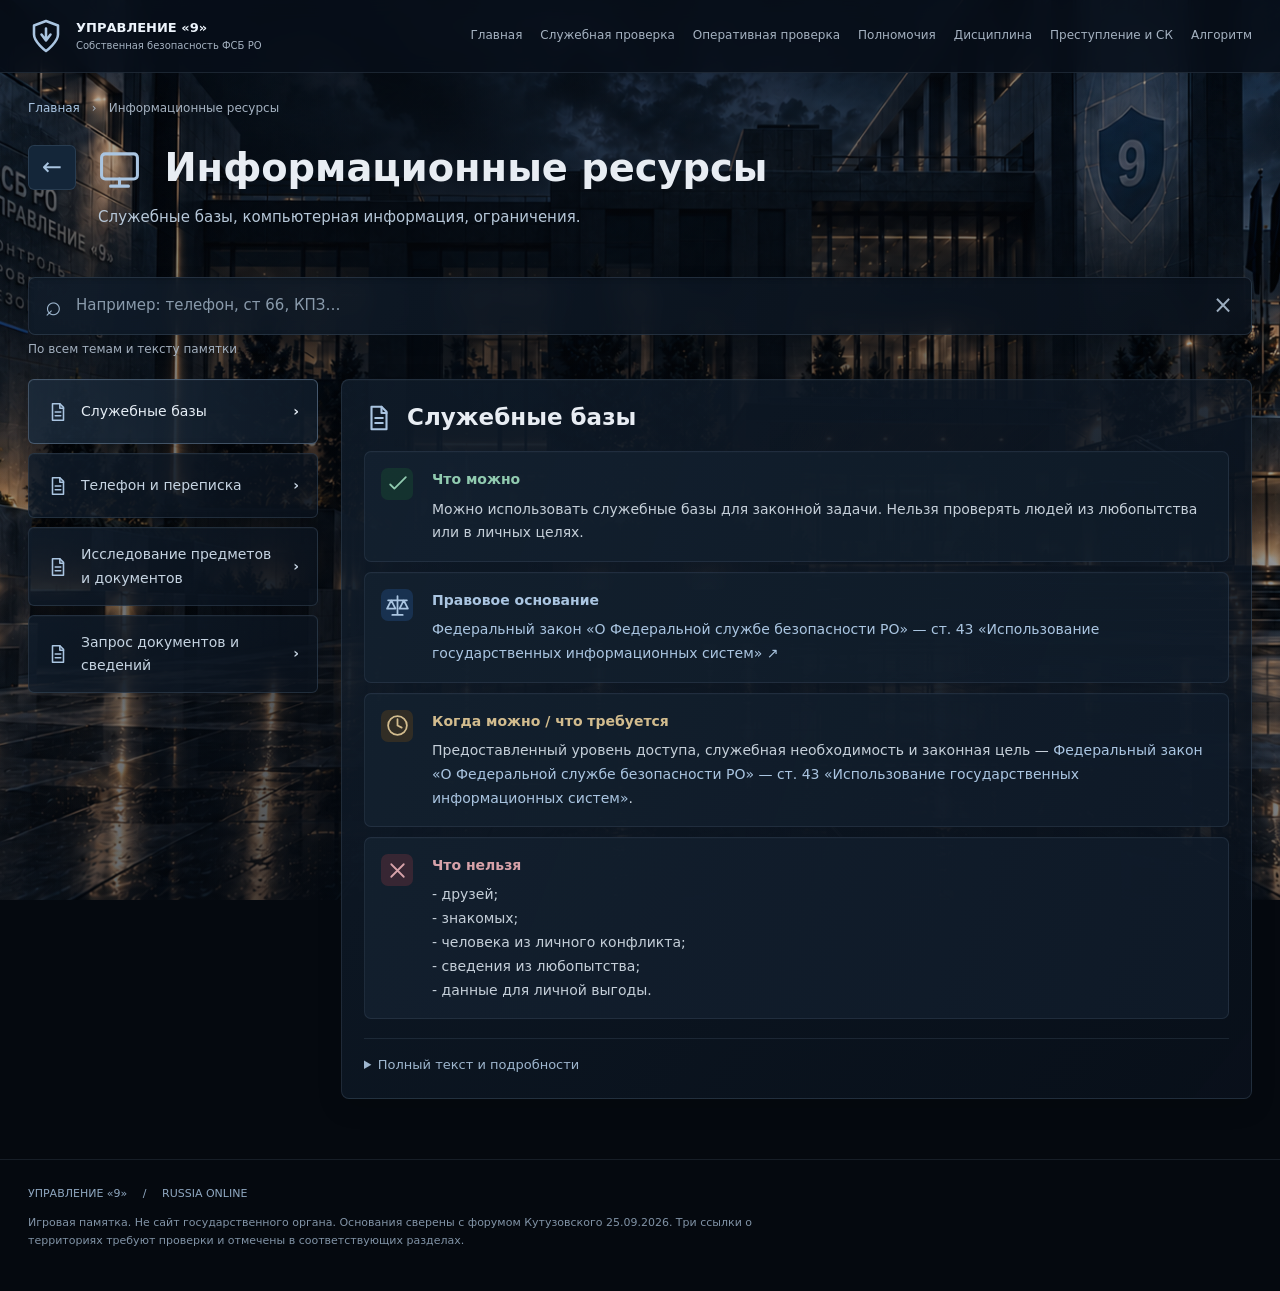
<file: resources.html>
<!doctype html><html lang="ru"><head><meta charset="utf-8"><meta name="viewport" content="width=device-width,initial-scale=1"><meta name="description" content="Игровая памятка УП-9 Russia Online: основания, действия, ограничения."><title>Информационные ресурсы · УП-9</title><link rel="icon" href="favicon.svg"><link rel="stylesheet" href="style.css?v=search-20260925"><script defer src="data.js?v=search-20260925"></script><script defer src="app.js?v=search-20260925"></script></head><body><a class="skip" href="#main">К содержанию</a><header><div class="topbar"><a class="brand" href="index.html"><span class="emblem"><svg viewBox="0 0 24 24" fill="none" stroke="currentColor" stroke-width="1.7" stroke-linecap="round" stroke-linejoin="round" aria-hidden="true"><path d="m12 2 8 3v6c0 5-8 11-8 11S4 16 4 11V5z"/><path d="M12 7v8m-3-4 3 4 3-4"/></svg></span><span>УПРАВЛЕНИЕ «9»<small>Собственная безопасность ФСБ РО</small></span></a><button id="menu-toggle" aria-expanded="false" aria-controls="navigation">Меню ☰</button><nav id="navigation" aria-label="Основная навигация"><a href="index.html">Главная</a><a href="service-check.html">Служебная проверка</a><a href="operative-check.html">Оперативная проверка</a><a href="powers.html">Полномочия</a><a href="discipline.html">Дисциплина</a><a href="crime-sk.html">Преступление и СК</a><a href="algorithm.html">Алгоритм</a></nav></div></header><main id="main"><div class="breadcrumbs"><a href="index.html">Главная</a><span>›</span>Информационные ресурсы</div><div class="topic-heading"><a class="back" href="index.html" aria-label="Назад к темам">←</a><div><h1><span class="icon" aria-hidden="true"><svg viewBox="0 0 24 24" fill="none" stroke="currentColor" stroke-width="1.7" stroke-linecap="round" stroke-linejoin="round" aria-hidden="true"><rect x="2" y="3" width="20" height="14" rx="2"/><path d="M12 17v4M7 21h10"/></svg></span> Информационные ресурсы</h1><p class="subtitle">Служебные базы, компьютерная информация, ограничения.</p></div></div><section class="search-area" aria-label="Поиск по памятке"><label for="search">Найти действие, статью или правило</label><div class="search-box"><span aria-hidden="true">⌕</span><input id="search" type="text" inputmode="search" placeholder="Например: телефон, ст 66, КПЗ…" autocomplete="off"><button id="clear-search" aria-label="Очистить поиск" type="button">×</button></div><p id="search-status" role="status">По всем темам и тексту памятки</p><div id="search-results" hidden></div></section><div class="workspace"><aside><label for="subsection-select">Подраздел</label><select id="subsection-select"><option value="section-16">Служебные базы</option><option value="section-15">Телефон и переписка</option><option value="section-13">Исследование предметов и документов</option><option value="section-17">Запрос документов и сведений</option></select><nav class="subsections" aria-label="Подразделы"><a href="#section-16" data-section="section-16"><span class="side-icon"><svg viewBox="0 0 24 24" fill="none" stroke="currentColor" stroke-width="1.7" stroke-linecap="round" stroke-linejoin="round" aria-hidden="true"><path d="M6 3h8l4 4v14H6z"/><path d="M14 3v5h4M9 12h6M9 16h6"/></svg></span>Служебные базы<b>›</b></a><a href="#section-15" data-section="section-15"><span class="side-icon"><svg viewBox="0 0 24 24" fill="none" stroke="currentColor" stroke-width="1.7" stroke-linecap="round" stroke-linejoin="round" aria-hidden="true"><path d="M6 3h8l4 4v14H6z"/><path d="M14 3v5h4M9 12h6M9 16h6"/></svg></span>Телефон и переписка<b>›</b></a><a href="#section-13" data-section="section-13"><span class="side-icon"><svg viewBox="0 0 24 24" fill="none" stroke="currentColor" stroke-width="1.7" stroke-linecap="round" stroke-linejoin="round" aria-hidden="true"><path d="M6 3h8l4 4v14H6z"/><path d="M14 3v5h4M9 12h6M9 16h6"/></svg></span>Исследование предметов и документов<b>›</b></a><a href="#section-17" data-section="section-17"><span class="side-icon"><svg viewBox="0 0 24 24" fill="none" stroke="currentColor" stroke-width="1.7" stroke-linecap="round" stroke-linejoin="round" aria-hidden="true"><path d="M6 3h8l4 4v14H6z"/><path d="M14 3v5h4M9 12h6M9 16h6"/></svg></span>Запрос документов и сведений<b>›</b></a></nav></aside><div class="reading"><article class="material" id="section-16" tabindex="-1"><div class="article-heading"><span class="icon" aria-hidden="true"><svg viewBox="0 0 24 24" fill="none" stroke="currentColor" stroke-width="1.7" stroke-linecap="round" stroke-linejoin="round" aria-hidden="true"><path d="M6 3h8l4 4v14H6z"/><path d="M14 3v5h4M9 12h6M9 16h6"/></svg></span><h2>Служебные базы</h2></div><div class="answer-stack"><section class="answer-block green"><span class="block-icon"><svg viewBox="0 0 24 24" fill="none" stroke="currentColor" stroke-width="1.7" stroke-linecap="round" stroke-linejoin="round" aria-hidden="true"><path d="m5 12 4 4L20 5"/></svg></span><div><h3>Что можно</h3><p>Можно использовать служебные базы для законной задачи. Нельзя проверять людей из любопытства или в личных целях.</p></div></section><section class="answer-block blue"><span class="block-icon"><svg viewBox="0 0 24 24" fill="none" stroke="currentColor" stroke-width="1.7" stroke-linecap="round" stroke-linejoin="round" aria-hidden="true"><path d="M12 3v18M7 21h10M3 7h18M6 7l-4 8h8zm12 0-4 8h8z"/></svg></span><div><h3>Правовое основание</h3><p><a href="https://forum.russia.online/threads/federal-nyi-zakon-o-federal-noi-sluzhbe-bezopasnosti-ro.5310/" target="_blank" rel="noopener noreferrer">Федеральный закон «О Федеральной службе безопасности РО» — ст. 43 «Использование государственных информационных систем» ↗</a></p></div></section><section class="answer-block amber"><span class="block-icon"><svg viewBox="0 0 24 24" fill="none" stroke="currentColor" stroke-width="1.7" stroke-linecap="round" stroke-linejoin="round" aria-hidden="true"><circle cx="12" cy="12" r="9"/><path d="M12 6v6l4 2"/></svg></span><div><h3>Когда можно / что требуется</h3><p>Предоставленный уровень доступа, служебная необходимость и законная цель — <a href="https://forum.russia.online/threads/federal-nyi-zakon-o-federal-noi-sluzhbe-bezopasnosti-ro.5310/" target="_blank" rel="noopener noreferrer">Федеральный закон «О Федеральной службе безопасности РО» — ст. 43 «Использование государственных информационных систем»</a>.</p></div></section><section class="answer-block red"><span class="block-icon"><svg viewBox="0 0 24 24" fill="none" stroke="currentColor" stroke-width="1.7" stroke-linecap="round" stroke-linejoin="round" aria-hidden="true"><path d="m6 6 12 12M18 6 6 18"/></svg></span><div><h3>Что нельзя</h3><p>- друзей;<br>- знакомых;<br>- человека из личного конфликта;<br>- сведения из любопытства;<br>- данные для личной выгоды.</p></div></section></div><details class="full-text"><summary>Полный текст и подробности</summary><section class="meaning blue"><h3><span aria-hidden="true">⚖</span> Правовое основание</h3><p><a href="https://forum.russia.online/threads/federal-nyi-zakon-o-federal-noi-sluzhbe-bezopasnosti-ro.5310/" target="_blank" rel="noopener noreferrer">Федеральный закон «О Федеральной службе безопасности РО» — ст. 43 «Использование государственных информационных систем»</a>.</p><p>ФСБ вправе использовать государственные информационные системы и учёты:</p><ul><li>в пределах предоставленного уровня доступа;</li><li>при наличии служебной необходимости;</li><li>для решения законной задачи.</li></ul><p>Для сотрудника УП-9 это означает:</p><p>если для служебной либо оперативной проверки необходимо проверить сведения через доступную служебную систему — это допустимо при наличии законной цели.</p></section><section class="meaning red"><h3><span aria-hidden="true">×</span> Нельзя пробивать</h3><ul><li>друзей;</li><li>знакомых;</li><li>человека из личного конфликта;</li><li>сведения из любопытства;</li><li>данные для личной выгоды.</li></ul></section></details></article><article class="material" id="section-15" tabindex="-1"><div class="article-heading"><span class="icon" aria-hidden="true"><svg viewBox="0 0 24 24" fill="none" stroke="currentColor" stroke-width="1.7" stroke-linecap="round" stroke-linejoin="round" aria-hidden="true"><path d="M6 3h8l4 4v14H6z"/><path d="M14 3v5h4M9 12h6M9 16h6"/></svg></span><h2>Телефон и переписка</h2></div><div class="answer-stack"><section class="answer-block red"><span class="block-icon"><svg viewBox="0 0 24 24" fill="none" stroke="currentColor" stroke-width="1.7" stroke-linecap="round" stroke-linejoin="round" aria-hidden="true"><path d="m6 6 12 12M18 6 6 18"/></svg></span><div><h3>Что нельзя</h3><p>Нельзя требовать доступ к телефону или переписке только потому, что вы сотрудник УП-9.</p></div></section><section class="answer-block blue"><span class="block-icon"><svg viewBox="0 0 24 24" fill="none" stroke="currentColor" stroke-width="1.7" stroke-linecap="round" stroke-linejoin="round" aria-hidden="true"><path d="M12 3v18M7 21h10M3 7h18M6 7l-4 8h8zm12 0-4 8h8z"/></svg></span><div><h3>Правовое основание</h3><p><a href="https://forum.russia.online/threads/federal-nyi-zakon-o-federal-noi-sluzhbe-bezopasnosti-ro.5310/" target="_blank" rel="noopener noreferrer">Федеральный закон «О Федеральной службе безопасности РО» — ст. 37 «Ограничение конституционных прав при оперативном мероприятии» ↗</a></p><p><a href="https://forum.russia.online/threads/protsessual-nyi-kodeks-ro.4910/" target="_blank" rel="noopener noreferrer">Процессуальный кодекс РО — Глава I «Следствие», ст. 6.1, п. «л» ↗</a></p></div></section><section class="answer-block amber"><span class="block-icon"><svg viewBox="0 0 24 24" fill="none" stroke="currentColor" stroke-width="1.7" stroke-linecap="round" stroke-linejoin="round" aria-hidden="true"><circle cx="12" cy="12" r="9"/><path d="M12 6v6l4 2"/></svg></span><div><h3>Когда можно / что требуется</h3><p>Для ограничения защищённых прав — судебное решение, если федеральный закон прямо не предусматривает другой специальный порядок, и соблюдение процедуры. <a href="https://forum.russia.online/threads/federal-nyi-zakon-o-federal-noi-sluzhbe-bezopasnosti-ro.5310/" target="_blank" rel="noopener noreferrer">Федеральный закон «О Федеральной службе безопасности РО» — ст. 37 «Ограничение конституционных прав при оперативном мероприятии»</a>. Получение компьютерной информации, ограничивающее тайну сообщений, требует судебного разрешения либо иной прямо предусмотренной законом формы по Процессуальному кодексу РО.</p></div></section></div><details class="full-text"><summary>Полный текст и подробности</summary><section class="meaning neutral"><h3><span aria-hidden="true">·</span> Подробная памятка</h3><p>Не просто по требованию:</p><p>«Я УП-9».</p><p>Если речь идёт о содержании:</p><ul><li>переписки;</li><li>электронных сообщений;</li><li>телефонных переговоров;</li><li>иной защищённой коммуникации,</li></ul><p>действует <a href="https://forum.russia.online/threads/federal-nyi-zakon-o-federal-noi-sluzhbe-bezopasnosti-ro.5310/" target="_blank" rel="noopener noreferrer">Федеральный закон «О Федеральной службе безопасности РО» — ст. 37 «Ограничение конституционных прав при оперативном мероприятии»</a>.</p><p>Мероприятие, ограничивающее конституционные права, проводится на основании судебного решения, если федеральный закон прямо не устанавливает другой специальный порядок.</p><p>Процессуальный кодекс также указывает, что получение компьютерной информации, ограничивающее тайну сообщений, требует судебного разрешения либо иной прямо предусмотренной законом формы.</p><p>Поэтому нельзя использовать:</p><p>«Покажи Discord/Telegram/телефон, потому что я УП-9»</p><p>как самостоятельное юридическое основание.</p></section></details></article><article class="material" id="section-13" tabindex="-1"><div class="article-heading"><span class="icon" aria-hidden="true"><svg viewBox="0 0 24 24" fill="none" stroke="currentColor" stroke-width="1.7" stroke-linecap="round" stroke-linejoin="round" aria-hidden="true"><path d="M6 3h8l4 4v14H6z"/><path d="M14 3v5h4M9 12h6M9 16h6"/></svg></span><h2>Исследование предметов и документов</h2></div><div class="answer-stack"><section class="answer-block green"><span class="block-icon"><svg viewBox="0 0 24 24" fill="none" stroke="currentColor" stroke-width="1.7" stroke-linecap="round" stroke-linejoin="round" aria-hidden="true"><path d="m5 12 4 4L20 5"/></svg></span><div><h3>Что можно</h3><p>Можно исследовать документы, предметы и материалы, которые получены законно и относятся к проверке.</p></div></section><section class="answer-block blue"><span class="block-icon"><svg viewBox="0 0 24 24" fill="none" stroke="currentColor" stroke-width="1.7" stroke-linecap="round" stroke-linejoin="round" aria-hidden="true"><path d="M12 3v18M7 21h10M3 7h18M6 7l-4 8h8zm12 0-4 8h8z"/></svg></span><div><h3>Правовое основание</h3><p><a href="https://forum.russia.online/threads/federal-nyi-zakon-o-federal-noi-sluzhbe-bezopasnosti-ro.5310/" target="_blank" rel="noopener noreferrer">Федеральный закон «О Федеральной службе безопасности РО» — ст. 36, п. 4 «Виды оперативно-розыскных мероприятий» ↗</a></p><p><a href="https://forum.russia.online/threads/protsessual-nyi-kodeks-ro.4910/" target="_blank" rel="noopener noreferrer">Процессуальный кодекс РО — Глава I «Следствие», ст. 6.1, п. «д» ↗</a></p></div></section><section class="answer-block amber"><span class="block-icon"><svg viewBox="0 0 24 24" fill="none" stroke="currentColor" stroke-width="1.7" stroke-linecap="round" stroke-linejoin="round" aria-hidden="true"><circle cx="12" cy="12" r="9"/><path d="M12 6v6l4 2"/></svg></span><div><h3>Когда можно / что требуется</h3><p>Законное получение материала, связь с целью проверки и полномочие на мероприятие. <a href="https://forum.russia.online/threads/federal-nyi-zakon-o-federal-noi-sluzhbe-bezopasnosti-ro.5310/" target="_blank" rel="noopener noreferrer">Федеральный закон «О Федеральной службе безопасности РО» — ст. 36 «Виды оперативно-розыскных мероприятий»</a>; <a href="https://forum.russia.online/threads/protsessual-nyi-kodeks-ro.4910/" target="_blank" rel="noopener noreferrer">Процессуальный кодекс РО — Глава I «Следствие», ст. 6.1</a>.</p></div></section></div><details class="full-text"><summary>Полный текст и подробности</summary><section class="meaning blue"><h3><span aria-hidden="true">⚖</span> Предусмотрено</h3><p><a href="https://forum.russia.online/threads/federal-nyi-zakon-o-federal-noi-sluzhbe-bezopasnosti-ro.5310/" target="_blank" rel="noopener noreferrer">Федеральный закон «О Федеральной службе безопасности РО» — ст. 36 «Виды оперативно-розыскных мероприятий»</a><br>и<br><a href="https://forum.russia.online/threads/protsessual-nyi-kodeks-ro.4910/" target="_blank" rel="noopener noreferrer">Процессуальный кодекс РО — Глава I «Следствие», ст. 6.1</a>.</p><p>Если в рамках проверки законно получен документ, предмет или иной материал, УП-9 вправе исследовать его в рамках цели проверки.</p><p>Например, проверяется возможная утечка служебной информации.</p><p>Может иметь значение:</p><ul><li>служебный документ;</li><li>журнал доступа;</li><li>запись;</li><li>внутренняя служебная информация;</li><li>иной относящийся к проверке материал.</li></ul></section></details></article><article class="material" id="section-17" tabindex="-1"><div class="article-heading"><span class="icon" aria-hidden="true"><svg viewBox="0 0 24 24" fill="none" stroke="currentColor" stroke-width="1.7" stroke-linecap="round" stroke-linejoin="round" aria-hidden="true"><path d="M6 3h8l4 4v14H6z"/><path d="M14 3v5h4M9 12h6M9 16h6"/></svg></span><h2>Запрос документов и сведений</h2></div><div class="answer-stack"><section class="answer-block green"><span class="block-icon"><svg viewBox="0 0 24 24" fill="none" stroke="currentColor" stroke-width="1.7" stroke-linecap="round" stroke-linejoin="round" aria-hidden="true"><path d="m5 12 4 4L20 5"/></svg></span><div><h3>Что можно</h3><p>Можно запрашивать у государственных органов необходимые документы и сведения, если закон даёт право их получить.</p></div></section><section class="answer-block blue"><span class="block-icon"><svg viewBox="0 0 24 24" fill="none" stroke="currentColor" stroke-width="1.7" stroke-linecap="round" stroke-linejoin="round" aria-hidden="true"><path d="M12 3v18M7 21h10M3 7h18M6 7l-4 8h8zm12 0-4 8h8z"/></svg></span><div><h3>Правовое основание</h3><p><a href="https://forum.russia.online/threads/federal-nyi-zakon-o-federal-noi-sluzhbe-bezopasnosti-ro.5310/" target="_blank" rel="noopener noreferrer">Федеральный закон «О Федеральной службе безопасности РО» — ст. 44 «Истребование сведений и документов» ↗</a></p></div></section><section class="answer-block amber"><span class="block-icon"><svg viewBox="0 0 24 24" fill="none" stroke="currentColor" stroke-width="1.7" stroke-linecap="round" stroke-linejoin="round" aria-hidden="true"><circle cx="12" cy="12" r="9"/><path d="M12 6v6l4 2"/></svg></span><div><h3>Когда можно / что требуется</h3><p>Конкретный запрос, связанный с законной проверкой, оперативным производством или расследованием; компетенция УП-9 и отсутствие чрезмерности. <a href="https://forum.russia.online/threads/federal-nyi-zakon-o-federal-noi-sluzhbe-bezopasnosti-ro.5310/" target="_blank" rel="noopener noreferrer">Федеральный закон «О Федеральной службе безопасности РО» — ст. 44 «Истребование сведений и документов»</a>.</p></div></section><section class="answer-block red"><span class="block-icon"><svg viewBox="0 0 24 24" fill="none" stroke="currentColor" stroke-width="1.7" stroke-linecap="round" stroke-linejoin="round" aria-hidden="true"><path d="m6 6 12 12M18 6 6 18"/></svg></span><div><h3>Что нельзя</h3><p>«Предоставьте вообще всю информацию по сотруднику»,<br>если проверке нужна только одна конкретная часть сведений.</p></div></section></div><details class="full-text"><summary>Полный текст и подробности</summary><section class="meaning blue"><h3><span aria-hidden="true">⚖</span> Правовое основание</h3><p><a href="https://forum.russia.online/threads/federal-nyi-zakon-o-federal-noi-sluzhbe-bezopasnosti-ro.5310/" target="_blank" rel="noopener noreferrer">Федеральный закон «О Федеральной службе безопасности РО» — ст. 44 «Истребование сведений и документов»</a>.</p><p>ФСБ вправе истребовать у государственных органов документы и сведения, необходимые для:</p><ul><li>законной проверки;</li><li>оперативного производства;</li><li>расследования,</li></ul><p>если федеральный закон предоставляет право на их получение.</p><p>Запрос должен быть:</p><ul><li>конкретным;</li><li>связанным с проверкой;</li><li>относящимся к компетенции УП-9;</li><li>не чрезмерным.</li></ul><p>Нельзя писать условно:</p><p>«Предоставьте вообще всю информацию по сотруднику»,</p><p>если проверке нужна только одна конкретная часть сведений.</p></section></details></article></div></div></main><footer>УПРАВЛЕНИЕ «9» <span> / </span> RUSSIA ONLINE<p>Игровая памятка. Не сайт государственного органа. Основания сверены с форумом Кутузовского 25.09.2026. Три ссылки о территориях требуют проверки и отмечены в соответствующих разделах.</p></footer><noscript><p class="nojs">Для поиска включите JavaScript. Все материалы доступны ниже.</p></noscript></body></html>
</file>
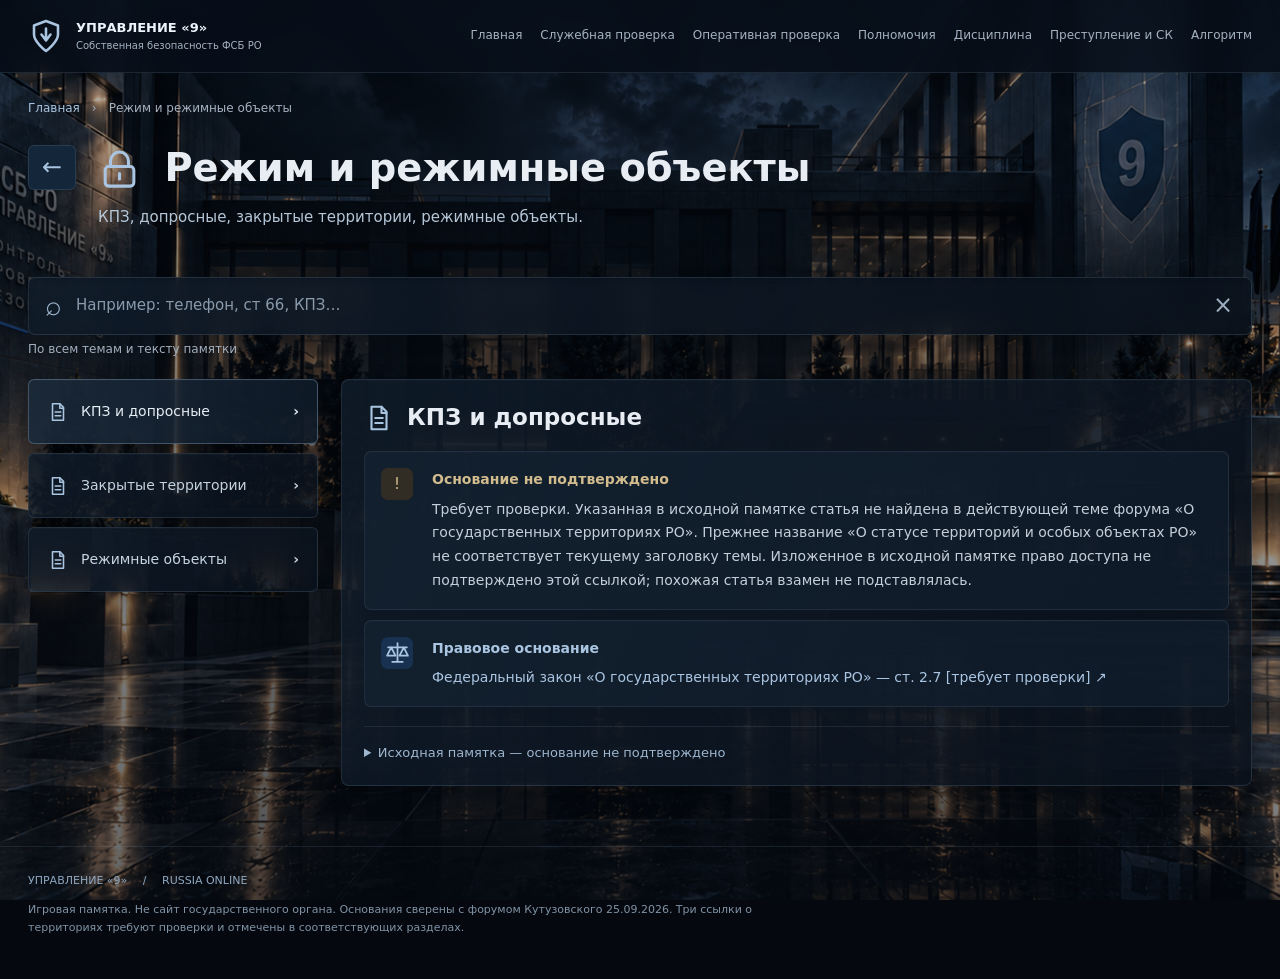
<file: restricted.html>
<!doctype html><html lang="ru"><head><meta charset="utf-8"><meta name="viewport" content="width=device-width,initial-scale=1"><meta name="description" content="Игровая памятка УП-9 Russia Online: основания, действия, ограничения."><title>Режим и режимные объекты · УП-9</title><link rel="icon" href="favicon.svg"><link rel="stylesheet" href="style.css?v=search-20260925"><script defer src="data.js?v=search-20260925"></script><script defer src="app.js?v=search-20260925"></script></head><body><a class="skip" href="#main">К содержанию</a><header><div class="topbar"><a class="brand" href="index.html"><span class="emblem"><svg viewBox="0 0 24 24" fill="none" stroke="currentColor" stroke-width="1.7" stroke-linecap="round" stroke-linejoin="round" aria-hidden="true"><path d="m12 2 8 3v6c0 5-8 11-8 11S4 16 4 11V5z"/><path d="M12 7v8m-3-4 3 4 3-4"/></svg></span><span>УПРАВЛЕНИЕ «9»<small>Собственная безопасность ФСБ РО</small></span></a><button id="menu-toggle" aria-expanded="false" aria-controls="navigation">Меню ☰</button><nav id="navigation" aria-label="Основная навигация"><a href="index.html">Главная</a><a href="service-check.html">Служебная проверка</a><a href="operative-check.html">Оперативная проверка</a><a href="powers.html">Полномочия</a><a href="discipline.html">Дисциплина</a><a href="crime-sk.html">Преступление и СК</a><a href="algorithm.html">Алгоритм</a></nav></div></header><main id="main"><div class="breadcrumbs"><a href="index.html">Главная</a><span>›</span>Режим и режимные объекты</div><div class="topic-heading"><a class="back" href="index.html" aria-label="Назад к темам">←</a><div><h1><span class="icon" aria-hidden="true"><svg viewBox="0 0 24 24" fill="none" stroke="currentColor" stroke-width="1.7" stroke-linecap="round" stroke-linejoin="round" aria-hidden="true"><rect x="4" y="10" width="16" height="11" rx="2"/><path d="M7 10V7a5 5 0 0 1 10 0v3M12 14v3"/></svg></span> Режим и режимные объекты</h1><p class="subtitle">КПЗ, допросные, закрытые территории, режимные объекты.</p></div></div><section class="search-area" aria-label="Поиск по памятке"><label for="search">Найти действие, статью или правило</label><div class="search-box"><span aria-hidden="true">⌕</span><input id="search" type="text" inputmode="search" placeholder="Например: телефон, ст 66, КПЗ…" autocomplete="off"><button id="clear-search" aria-label="Очистить поиск" type="button">×</button></div><p id="search-status" role="status">По всем темам и тексту памятки</p><div id="search-results" hidden></div></section><div class="workspace"><aside><label for="subsection-select">Подраздел</label><select id="subsection-select"><option value="section-19">КПЗ и допросные</option><option value="section-20">Закрытые территории</option><option value="section-21">Режимные объекты</option></select><nav class="subsections" aria-label="Подразделы"><a href="#section-19" data-section="section-19"><span class="side-icon"><svg viewBox="0 0 24 24" fill="none" stroke="currentColor" stroke-width="1.7" stroke-linecap="round" stroke-linejoin="round" aria-hidden="true"><path d="M6 3h8l4 4v14H6z"/><path d="M14 3v5h4M9 12h6M9 16h6"/></svg></span>КПЗ и допросные<b>›</b></a><a href="#section-20" data-section="section-20"><span class="side-icon"><svg viewBox="0 0 24 24" fill="none" stroke="currentColor" stroke-width="1.7" stroke-linecap="round" stroke-linejoin="round" aria-hidden="true"><path d="M6 3h8l4 4v14H6z"/><path d="M14 3v5h4M9 12h6M9 16h6"/></svg></span>Закрытые территории<b>›</b></a><a href="#section-21" data-section="section-21"><span class="side-icon"><svg viewBox="0 0 24 24" fill="none" stroke="currentColor" stroke-width="1.7" stroke-linecap="round" stroke-linejoin="round" aria-hidden="true"><path d="M6 3h8l4 4v14H6z"/><path d="M14 3v5h4M9 12h6M9 16h6"/></svg></span>Режимные объекты<b>›</b></a></nav></aside><div class="reading"><article class="material" id="section-19" tabindex="-1"><div class="article-heading"><span class="icon" aria-hidden="true"><svg viewBox="0 0 24 24" fill="none" stroke="currentColor" stroke-width="1.7" stroke-linecap="round" stroke-linejoin="round" aria-hidden="true"><path d="M6 3h8l4 4v14H6z"/><path d="M14 3v5h4M9 12h6M9 16h6"/></svg></span><h2>КПЗ и допросные</h2></div><div class="answer-stack"><section class="answer-block amber"><span class="block-icon">!</span><div><h3>Основание не подтверждено</h3><p>Требует проверки. Указанная в исходной памятке статья не найдена в действующей теме форума «О государственных территориях РО». Прежнее название «О статусе территорий и особых объектах РО» не соответствует текущему заголовку темы. Изложенное в исходной памятке право доступа не подтверждено этой ссылкой; похожая статья взамен не подставлялась.</p></div></section><section class="answer-block blue"><span class="block-icon"><svg viewBox="0 0 24 24" fill="none" stroke="currentColor" stroke-width="1.7" stroke-linecap="round" stroke-linejoin="round" aria-hidden="true"><path d="M12 3v18M7 21h10M3 7h18M6 7l-4 8h8zm12 0-4 8h8z"/></svg></span><div><h3>Правовое основание</h3><p><a href="https://forum.russia.online/threads/federal-nyi-zakon-o-gosudarstvennykh-territoriyakh-ro.4981/" target="_blank" rel="noopener noreferrer">Федеральный закон «О государственных территориях РО» — ст. 2.7 [требует проверки] ↗</a></p></div></section></div><details class="full-text"><summary>Исходная памятка — основание не подтверждено</summary><section class="meaning neutral"><h3><span aria-hidden="true">·</span> Подробная памятка</h3><p>Это отдельное специальное право собственной безопасности.</p></section><section class="meaning blue"><h3><span aria-hidden="true">⚖</span> Правовое основание</h3><p><a href="https://forum.russia.online/threads/federal-nyi-zakon-o-gosudarstvennykh-territoriyakh-ro.4981/" target="_blank" rel="noopener noreferrer">Федеральный закон «О государственных территориях РО» — ст. 2.7 [требует проверки]</a>.</p><p>Подразделения собственной безопасности ФСБ имеют свободный доступ:</p><ul><li>в закрытые зоны с КПЗ;</li><li>в допросные помещения;</li><li>в места проведения процессуальных действий,</li></ul><p>если это связано с:</p><ul><li>расследованием;</li><li>розыском;</li><li>наблюдением за процессуальными мероприятиями;</li><li>выполнением поручений;</li><li>другими предусмотренными законом функциями.</li></ul></section><section class="meaning neutral"><h3><span aria-hidden="true">·</span> Как действовать</h3><p>сотрудник УП-9 должен:</p><p>иметь служебную цель<br>→ пройти к месту назначения<br>→ заниматься именно этой задачей<br>→ не ходить без основания по другим закрытым помещениям.</p><p>Закон предусматривает необходимость двигаться к месту назначения кратчайшим доступным путём.</p></section><section class="meaning amber"><h3><span aria-hidden="true">!</span> Важно</h3><p>право доступа в помещение само по себе не создаёт автоматического права:</p><ul><li>обыскивать;</li><li>задерживать;</li><li>допрашивать;</li><li>изымать имущество.</li></ul><p>Для таких действий требуется отдельное основание.</p></section></details></article><article class="material" id="section-20" tabindex="-1"><div class="article-heading"><span class="icon" aria-hidden="true"><svg viewBox="0 0 24 24" fill="none" stroke="currentColor" stroke-width="1.7" stroke-linecap="round" stroke-linejoin="round" aria-hidden="true"><path d="M6 3h8l4 4v14H6z"/><path d="M14 3v5h4M9 12h6M9 16h6"/></svg></span><h2>Закрытые территории</h2></div><div class="answer-stack"><section class="answer-block amber"><span class="block-icon">!</span><div><h3>Основание не подтверждено</h3><p>Требует проверки. Указанная в исходной памятке статья не найдена в действующей теме форума «О государственных территориях РО». Прежнее название «О статусе территорий и особых объектах РО» не соответствует текущему заголовку темы. Изложенное в исходной памятке право доступа не подтверждено этой ссылкой; похожая статья взамен не подставлялась.</p></div></section><section class="answer-block blue"><span class="block-icon"><svg viewBox="0 0 24 24" fill="none" stroke="currentColor" stroke-width="1.7" stroke-linecap="round" stroke-linejoin="round" aria-hidden="true"><path d="M12 3v18M7 21h10M3 7h18M6 7l-4 8h8zm12 0-4 8h8z"/></svg></span><div><h3>Правовое основание</h3><p><a href="https://forum.russia.online/threads/federal-nyi-zakon-o-gosudarstvennykh-territoriyakh-ro.4981/" target="_blank" rel="noopener noreferrer">Федеральный закон «О государственных территориях РО» — ст. 2.18 [требует проверки] ↗</a></p></div></section></div><details class="full-text"><summary>Исходная памятка — основание не подтверждено</summary><section class="meaning blue"><h3><span aria-hidden="true">⚖</span> Правовое основание</h3><p><a href="https://forum.russia.online/threads/federal-nyi-zakon-o-gosudarstvennykh-territoriyakh-ro.4981/" target="_blank" rel="noopener noreferrer">Федеральный закон «О государственных территориях РО» — ст. 2.18 [требует проверки]</a>.</p><p>Подразделение собственной безопасности ФСБ вправе беспрепятственно входить на соответствующую территорию при наличии законного основания, в том числе когда имеются основания полагать, что там находится объект оперативно-розыскных мероприятий.</p><p>При возникновении сомнений сотрудник обязан объяснить причину своего нахождения.</p><p>Но точные сведения об объекте ОРМ предоставляются исключительно руководству организации.</p><p>Право нахождения на территории не отменяет необходимости отдельного основания для конкретного принудительного или процессуального действия.</p></section></details></article><article class="material" id="section-21" tabindex="-1"><div class="article-heading"><span class="icon" aria-hidden="true"><svg viewBox="0 0 24 24" fill="none" stroke="currentColor" stroke-width="1.7" stroke-linecap="round" stroke-linejoin="round" aria-hidden="true"><path d="M6 3h8l4 4v14H6z"/><path d="M14 3v5h4M9 12h6M9 16h6"/></svg></span><h2>Режимные объекты</h2></div><div class="answer-stack"><section class="answer-block amber"><span class="block-icon">!</span><div><h3>Основание не подтверждено</h3><p>Требует проверки. Указанная в исходной памятке статья не найдена в действующей теме форума «О государственных территориях РО». Прежнее название «О статусе территорий и особых объектах РО» не соответствует текущему заголовку темы. Изложенное в исходной памятке право доступа не подтверждено этой ссылкой; похожая статья взамен не подставлялась.</p></div></section><section class="answer-block blue"><span class="block-icon"><svg viewBox="0 0 24 24" fill="none" stroke="currentColor" stroke-width="1.7" stroke-linecap="round" stroke-linejoin="round" aria-hidden="true"><path d="M12 3v18M7 21h10M3 7h18M6 7l-4 8h8zm12 0-4 8h8z"/></svg></span><div><h3>Правовое основание</h3><p><a href="https://forum.russia.online/threads/federal-nyi-zakon-o-gosudarstvennykh-territoriyakh-ro.4981/" target="_blank" rel="noopener noreferrer">Федеральный закон «О государственных территориях РО» — ст. 3.16 [требует проверки] ↗</a></p></div></section></div><details class="full-text"><summary>Исходная памятка — основание не подтверждено</summary><section class="meaning neutral"><h3><span aria-hidden="true">·</span> Основание</h3><p><a href="https://forum.russia.online/threads/federal-nyi-zakon-o-gosudarstvennykh-territoriyakh-ro.4981/" target="_blank" rel="noopener noreferrer">Федеральный закон «О государственных территориях РО» — ст. 3.16 [требует проверки]</a>.</p></section></details></article></div></div></main><footer>УПРАВЛЕНИЕ «9» <span> / </span> RUSSIA ONLINE<p>Игровая памятка. Не сайт государственного органа. Основания сверены с форумом Кутузовского 25.09.2026. Три ссылки о территориях требуют проверки и отмечены в соответствующих разделах.</p></footer><noscript><p class="nojs">Для поиска включите JavaScript. Все материалы доступны ниже.</p></noscript></body></html>
</file>
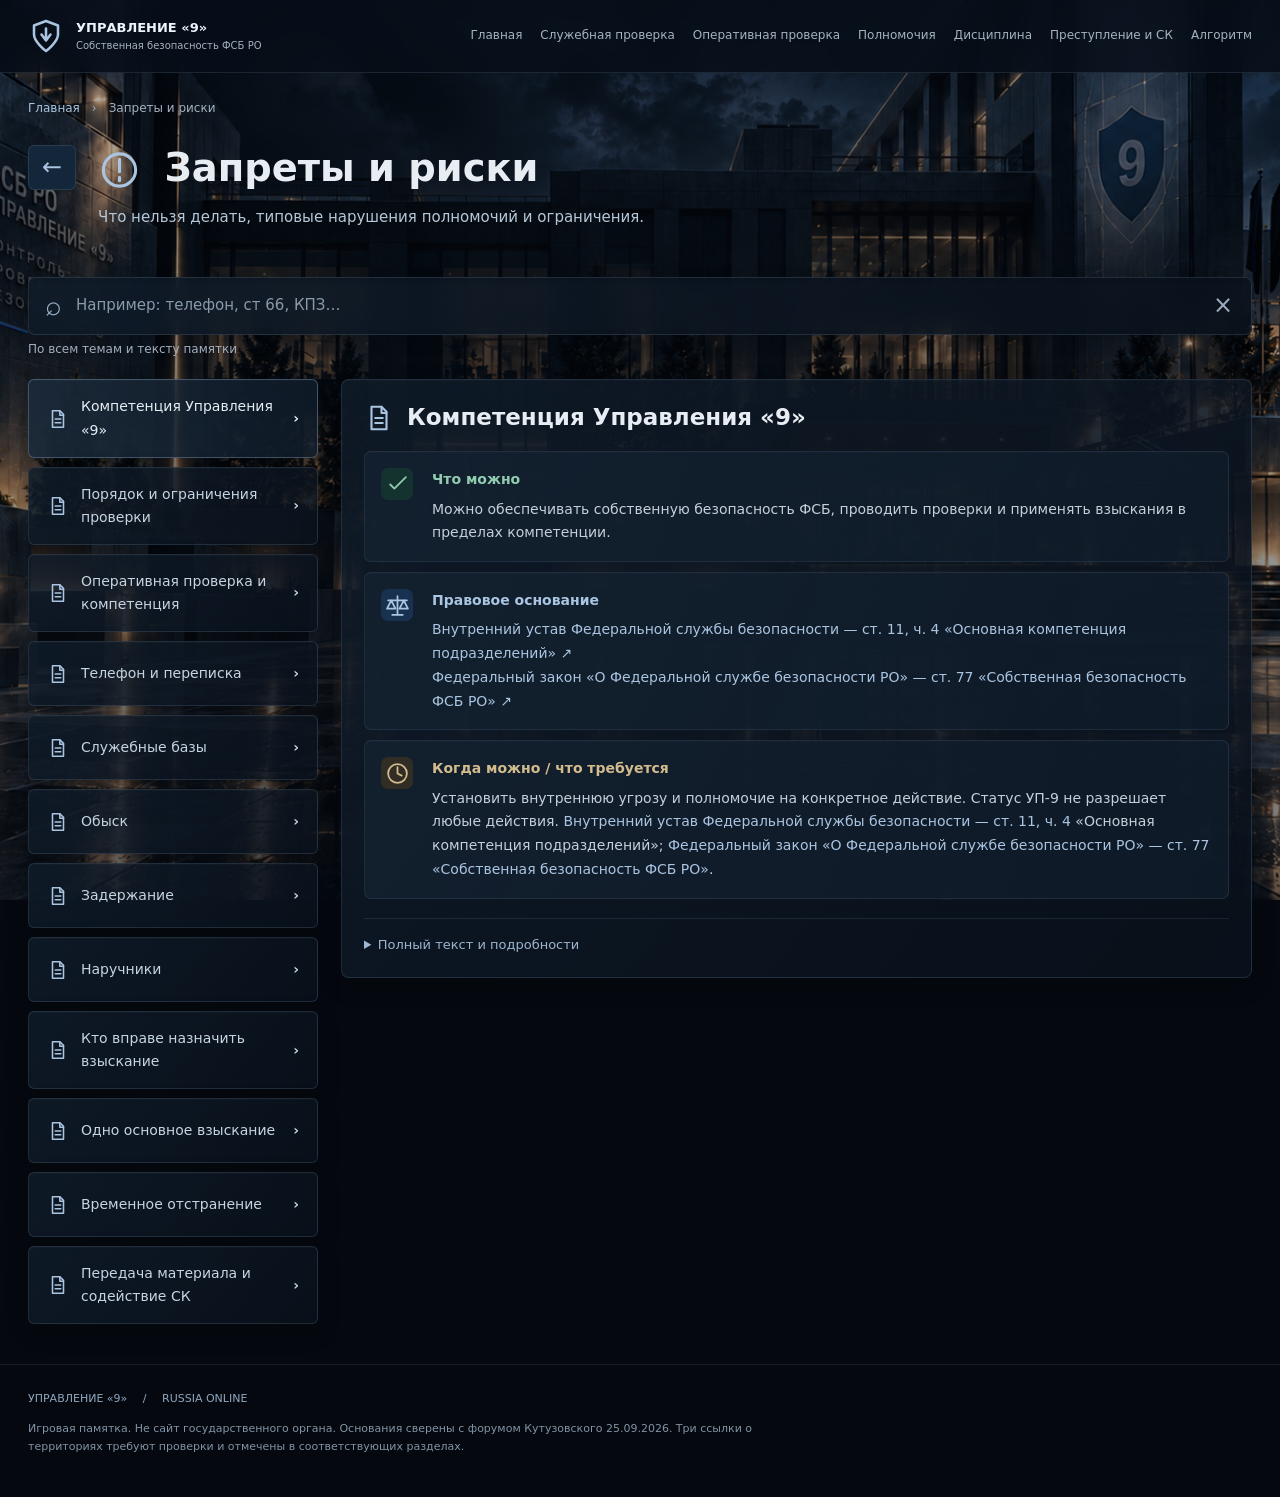
<file: risks.html>
<!doctype html><html lang="ru"><head><meta charset="utf-8"><meta name="viewport" content="width=device-width,initial-scale=1"><meta name="description" content="Игровая памятка УП-9 Russia Online: основания, действия, ограничения."><title>Запреты и риски · УП-9</title><link rel="icon" href="favicon.svg"><link rel="stylesheet" href="style.css?v=search-20260925"><script defer src="data.js?v=search-20260925"></script><script defer src="app.js?v=search-20260925"></script></head><body><a class="skip" href="#main">К содержанию</a><header><div class="topbar"><a class="brand" href="index.html"><span class="emblem"><svg viewBox="0 0 24 24" fill="none" stroke="currentColor" stroke-width="1.7" stroke-linecap="round" stroke-linejoin="round" aria-hidden="true"><path d="m12 2 8 3v6c0 5-8 11-8 11S4 16 4 11V5z"/><path d="M12 7v8m-3-4 3 4 3-4"/></svg></span><span>УПРАВЛЕНИЕ «9»<small>Собственная безопасность ФСБ РО</small></span></a><button id="menu-toggle" aria-expanded="false" aria-controls="navigation">Меню ☰</button><nav id="navigation" aria-label="Основная навигация"><a href="index.html">Главная</a><a href="service-check.html">Служебная проверка</a><a href="operative-check.html">Оперативная проверка</a><a href="powers.html">Полномочия</a><a href="discipline.html">Дисциплина</a><a href="crime-sk.html">Преступление и СК</a><a href="algorithm.html">Алгоритм</a></nav></div></header><main id="main"><div class="breadcrumbs"><a href="index.html">Главная</a><span>›</span>Запреты и риски</div><div class="topic-heading"><a class="back" href="index.html" aria-label="Назад к темам">←</a><div><h1><span class="icon" aria-hidden="true"><svg viewBox="0 0 24 24" fill="none" stroke="currentColor" stroke-width="1.7" stroke-linecap="round" stroke-linejoin="round" aria-hidden="true"><circle cx="12" cy="12" r="9"/><path d="M12 6v7m0 3v2"/></svg></span> Запреты и риски</h1><p class="subtitle">Что нельзя делать, типовые нарушения полномочий и ограничения.</p></div></div><section class="search-area" aria-label="Поиск по памятке"><label for="search">Найти действие, статью или правило</label><div class="search-box"><span aria-hidden="true">⌕</span><input id="search" type="text" inputmode="search" placeholder="Например: телефон, ст 66, КПЗ…" autocomplete="off"><button id="clear-search" aria-label="Очистить поиск" type="button">×</button></div><p id="search-status" role="status">По всем темам и тексту памятки</p><div id="search-results" hidden></div></section><div class="workspace"><aside><label for="subsection-select">Подраздел</label><select id="subsection-select"><option value="section-1">Компетенция Управления «9»</option><option value="section-5">Порядок и ограничения проверки</option><option value="section-8">Оперативная проверка и компетенция</option><option value="section-15">Телефон и переписка</option><option value="section-16">Служебные базы</option><option value="section-22">Обыск</option><option value="section-23">Задержание</option><option value="section-24">Наручники</option><option value="section-29">Кто вправе назначить взыскание</option><option value="section-31">Одно основное взыскание</option><option value="section-32">Временное отстранение</option><option value="section-35">Передача материала и содействие СК</option></select><nav class="subsections" aria-label="Подразделы"><a href="#section-1" data-section="section-1"><span class="side-icon"><svg viewBox="0 0 24 24" fill="none" stroke="currentColor" stroke-width="1.7" stroke-linecap="round" stroke-linejoin="round" aria-hidden="true"><path d="M6 3h8l4 4v14H6z"/><path d="M14 3v5h4M9 12h6M9 16h6"/></svg></span>Компетенция Управления «9»<b>›</b></a><a href="#section-5" data-section="section-5"><span class="side-icon"><svg viewBox="0 0 24 24" fill="none" stroke="currentColor" stroke-width="1.7" stroke-linecap="round" stroke-linejoin="round" aria-hidden="true"><path d="M6 3h8l4 4v14H6z"/><path d="M14 3v5h4M9 12h6M9 16h6"/></svg></span>Порядок и ограничения проверки<b>›</b></a><a href="#section-8" data-section="section-8"><span class="side-icon"><svg viewBox="0 0 24 24" fill="none" stroke="currentColor" stroke-width="1.7" stroke-linecap="round" stroke-linejoin="round" aria-hidden="true"><path d="M6 3h8l4 4v14H6z"/><path d="M14 3v5h4M9 12h6M9 16h6"/></svg></span>Оперативная проверка и компетенция<b>›</b></a><a href="#section-15" data-section="section-15"><span class="side-icon"><svg viewBox="0 0 24 24" fill="none" stroke="currentColor" stroke-width="1.7" stroke-linecap="round" stroke-linejoin="round" aria-hidden="true"><path d="M6 3h8l4 4v14H6z"/><path d="M14 3v5h4M9 12h6M9 16h6"/></svg></span>Телефон и переписка<b>›</b></a><a href="#section-16" data-section="section-16"><span class="side-icon"><svg viewBox="0 0 24 24" fill="none" stroke="currentColor" stroke-width="1.7" stroke-linecap="round" stroke-linejoin="round" aria-hidden="true"><path d="M6 3h8l4 4v14H6z"/><path d="M14 3v5h4M9 12h6M9 16h6"/></svg></span>Служебные базы<b>›</b></a><a href="#section-22" data-section="section-22"><span class="side-icon"><svg viewBox="0 0 24 24" fill="none" stroke="currentColor" stroke-width="1.7" stroke-linecap="round" stroke-linejoin="round" aria-hidden="true"><path d="M6 3h8l4 4v14H6z"/><path d="M14 3v5h4M9 12h6M9 16h6"/></svg></span>Обыск<b>›</b></a><a href="#section-23" data-section="section-23"><span class="side-icon"><svg viewBox="0 0 24 24" fill="none" stroke="currentColor" stroke-width="1.7" stroke-linecap="round" stroke-linejoin="round" aria-hidden="true"><path d="M6 3h8l4 4v14H6z"/><path d="M14 3v5h4M9 12h6M9 16h6"/></svg></span>Задержание<b>›</b></a><a href="#section-24" data-section="section-24"><span class="side-icon"><svg viewBox="0 0 24 24" fill="none" stroke="currentColor" stroke-width="1.7" stroke-linecap="round" stroke-linejoin="round" aria-hidden="true"><path d="M6 3h8l4 4v14H6z"/><path d="M14 3v5h4M9 12h6M9 16h6"/></svg></span>Наручники<b>›</b></a><a href="#section-29" data-section="section-29"><span class="side-icon"><svg viewBox="0 0 24 24" fill="none" stroke="currentColor" stroke-width="1.7" stroke-linecap="round" stroke-linejoin="round" aria-hidden="true"><path d="M6 3h8l4 4v14H6z"/><path d="M14 3v5h4M9 12h6M9 16h6"/></svg></span>Кто вправе назначить взыскание<b>›</b></a><a href="#section-31" data-section="section-31"><span class="side-icon"><svg viewBox="0 0 24 24" fill="none" stroke="currentColor" stroke-width="1.7" stroke-linecap="round" stroke-linejoin="round" aria-hidden="true"><path d="M6 3h8l4 4v14H6z"/><path d="M14 3v5h4M9 12h6M9 16h6"/></svg></span>Одно основное взыскание<b>›</b></a><a href="#section-32" data-section="section-32"><span class="side-icon"><svg viewBox="0 0 24 24" fill="none" stroke="currentColor" stroke-width="1.7" stroke-linecap="round" stroke-linejoin="round" aria-hidden="true"><path d="M6 3h8l4 4v14H6z"/><path d="M14 3v5h4M9 12h6M9 16h6"/></svg></span>Временное отстранение<b>›</b></a><a href="#section-35" data-section="section-35"><span class="side-icon"><svg viewBox="0 0 24 24" fill="none" stroke="currentColor" stroke-width="1.7" stroke-linecap="round" stroke-linejoin="round" aria-hidden="true"><path d="M6 3h8l4 4v14H6z"/><path d="M14 3v5h4M9 12h6M9 16h6"/></svg></span>Передача материала и содействие СК<b>›</b></a></nav></aside><div class="reading"><article class="material" id="section-1" tabindex="-1"><div class="article-heading"><span class="icon" aria-hidden="true"><svg viewBox="0 0 24 24" fill="none" stroke="currentColor" stroke-width="1.7" stroke-linecap="round" stroke-linejoin="round" aria-hidden="true"><path d="M6 3h8l4 4v14H6z"/><path d="M14 3v5h4M9 12h6M9 16h6"/></svg></span><h2>Компетенция Управления «9»</h2></div><div class="answer-stack"><section class="answer-block green"><span class="block-icon"><svg viewBox="0 0 24 24" fill="none" stroke="currentColor" stroke-width="1.7" stroke-linecap="round" stroke-linejoin="round" aria-hidden="true"><path d="m5 12 4 4L20 5"/></svg></span><div><h3>Что можно</h3><p>Можно обеспечивать собственную безопасность ФСБ, проводить проверки и применять взыскания в пределах компетенции.</p></div></section><section class="answer-block blue"><span class="block-icon"><svg viewBox="0 0 24 24" fill="none" stroke="currentColor" stroke-width="1.7" stroke-linecap="round" stroke-linejoin="round" aria-hidden="true"><path d="M12 3v18M7 21h10M3 7h18M6 7l-4 8h8zm12 0-4 8h8z"/></svg></span><div><h3>Правовое основание</h3><p><a href="https://forum.russia.online/threads/vnutrennii-ustav-federal-noi-sluzhby-bezopasnosti.4634/" target="_blank" rel="noopener noreferrer">Внутренний устав Федеральной службы безопасности — ст. 11, ч. 4 «Основная компетенция подразделений» ↗</a></p><p><a href="https://forum.russia.online/threads/federal-nyi-zakon-o-federal-noi-sluzhbe-bezopasnosti-ro.5310/" target="_blank" rel="noopener noreferrer">Федеральный закон «О Федеральной службе безопасности РО» — ст. 77 «Собственная безопасность ФСБ РО» ↗</a></p></div></section><section class="answer-block amber"><span class="block-icon"><svg viewBox="0 0 24 24" fill="none" stroke="currentColor" stroke-width="1.7" stroke-linecap="round" stroke-linejoin="round" aria-hidden="true"><circle cx="12" cy="12" r="9"/><path d="M12 6v6l4 2"/></svg></span><div><h3>Когда можно / что требуется</h3><p>Установить внутреннюю угрозу и полномочие на конкретное действие. Статус УП-9 не разрешает любые действия. <a href="https://forum.russia.online/threads/vnutrennii-ustav-federal-noi-sluzhby-bezopasnosti.4634/" target="_blank" rel="noopener noreferrer">Внутренний устав Федеральной службы безопасности — ст. 11, ч. 4 </a>«Основная компетенция подразделений»; <a href="https://forum.russia.online/threads/federal-nyi-zakon-o-federal-noi-sluzhbe-bezopasnosti-ro.5310/" target="_blank" rel="noopener noreferrer">Федеральный закон «О Федеральной службе безопасности РО» — ст. 77 «Собственная безопасность ФСБ РО»</a>.</p></div></section></div><details class="full-text"><summary>Полный текст и подробности</summary><section class="meaning blue"><h3><span aria-hidden="true">⚖</span> Правовое основание</h3><p><a href="https://forum.russia.online/threads/vnutrennii-ustav-federal-noi-sluzhby-bezopasnosti.4634/" target="_blank" rel="noopener noreferrer">Внутренний устав Федеральной службы безопасности — ст. 11, ч. 4 </a>«Основная компетенция подразделений».</p><p>Управление «9»:</p><ul><li>обеспечивает собственную безопасность ФСБ РО;</li><li>предупреждает и выявляет правонарушения среди сотрудников ФСБ;</li><li>проводит служебные проверки;</li><li>защищает личный состав;</li><li>защищает государственную тайну;</li><li>защищает служебную информацию от внутренних угроз;</li><li>вправе применять внутренние дисциплинарные взыскания в пределах своей компетенции.</li></ul></section><section class="meaning blue"><h3><span aria-hidden="true">⚖</span> Дополнительное основание</h3><p><a href="https://forum.russia.online/threads/federal-nyi-zakon-o-federal-noi-sluzhbe-bezopasnosti-ro.5310/" target="_blank" rel="noopener noreferrer">Федеральный закон «О Федеральной службе безопасности РО» — ст. 77 «Собственная безопасность ФСБ РО»</a>.</p><p>Собственная безопасность выявляет:</p><ul><li>нарушения служебной дисциплины;</li><li>утечки охраняемой информации;</li><li>коррупционные риски;</li><li>попытки вербовки сотрудников;</li><li>иные угрозы внутренней безопасности ФСБ РО.</li></ul><p>Собственная безопасность также вправе проводить служебные и оперативные проверки.</p></section><section class="meaning neutral"><h3><span aria-hidden="true">·</span> Простыми словами</h3><p>УП-9 занимается не только тем, что «выдаёт выговоры».</p><p>Основная задача УП-9:</p><p>выявить внутреннюю угрозу → проверить информацию → установить обстоятельства → принять меры в пределах компетенции → при необходимости передать материал компетентному органу.</p></section></details></article><article class="material" id="section-5" tabindex="-1"><div class="article-heading"><span class="icon" aria-hidden="true"><svg viewBox="0 0 24 24" fill="none" stroke="currentColor" stroke-width="1.7" stroke-linecap="round" stroke-linejoin="round" aria-hidden="true"><path d="M6 3h8l4 4v14H6z"/><path d="M14 3v5h4M9 12h6M9 16h6"/></svg></span><h2>Порядок и ограничения проверки</h2></div><div class="answer-stack"><section class="answer-block green"><span class="block-icon"><svg viewBox="0 0 24 24" fill="none" stroke="currentColor" stroke-width="1.7" stroke-linecap="round" stroke-linejoin="round" aria-hidden="true"><path d="m5 12 4 4L20 5"/></svg></span><div><h3>Что можно</h3><p>Можно собирать материалы проверки законными способами. Нельзя автоматически задерживать, обыскивать или читать переписку.</p></div></section><section class="answer-block blue"><span class="block-icon"><svg viewBox="0 0 24 24" fill="none" stroke="currentColor" stroke-width="1.7" stroke-linecap="round" stroke-linejoin="round" aria-hidden="true"><path d="M12 3v18M7 21h10M3 7h18M6 7l-4 8h8zm12 0-4 8h8z"/></svg></span><div><h3>Правовое основание</h3><p><a href="https://forum.russia.online/threads/federal-nyi-zakon-o-gosudarstvennoi-sluzhbe-ro.4971/" target="_blank" rel="noopener noreferrer">Федеральный закон «О государственной службе РО» — ст. 16 «Служебная проверка» ↗</a></p><p><a href="https://forum.russia.online/threads/vnutrennii-ustav-federal-noi-sluzhby-bezopasnosti.4634/" target="_blank" rel="noopener noreferrer">Внутренний устав Федеральной службы безопасности — ст. 22, ч. 1 «Порядок применения взыскания» ↗</a></p><p><a href="https://forum.russia.online/threads/federal-nyi-zakon-o-gosudarstvennoi-sluzhbe-ro.4971/" target="_blank" rel="noopener noreferrer">Федеральный закон «О государственной службе РО» — ст. 4, п. 4 «Основные права государственного служащего» ↗</a></p><p><a href="https://forum.russia.online/threads/federal-nyi-zakon-o-federal-noi-sluzhbe-bezopasnosti-ro.5310/" target="_blank" rel="noopener noreferrer">Федеральный закон «О Федеральной службе безопасности РО» — ст. 43 «Использование государственных информационных систем» ↗</a></p><p><a href="https://forum.russia.online/threads/federal-nyi-zakon-o-federal-noi-sluzhbe-bezopasnosti-ro.5310/" target="_blank" rel="noopener noreferrer">Федеральный закон «О Федеральной службе безопасности РО» — ст. 44 «Истребование сведений и документов» ↗</a></p><p><a href="https://forum.russia.online/threads/federal-nyi-zakon-o-federal-noi-sluzhbe-bezopasnosti-ro.5310/" target="_blank" rel="noopener noreferrer">Федеральный закон «О Федеральной службе безопасности РО» — ст. 66 «Преступление, совершенное сотрудником ФСБ РО» ↗</a></p></div></section><section class="answer-block amber"><span class="block-icon"><svg viewBox="0 0 24 24" fill="none" stroke="currentColor" stroke-width="1.7" stroke-linecap="round" stroke-linejoin="round" aria-hidden="true"><circle cx="12" cy="12" r="9"/><path d="M12 6v6l4 2"/></svg></span><div><h3>Когда можно / что требуется</h3><p>Установить событие, обстоятельства, вину, доказательства за и против; запросить объяснение и мотивировать решение. Для принуждения — отдельное основание. <a href="https://forum.russia.online/threads/federal-nyi-zakon-o-gosudarstvennoi-sluzhbe-ro.4971/" target="_blank" rel="noopener noreferrer">Федеральный закон «О государственной службе РО» — ст. 16 «Служебная проверка»</a>.</p></div></section><section class="answer-block red"><span class="block-icon"><svg viewBox="0 0 24 24" fill="none" stroke="currentColor" stroke-width="1.7" stroke-linecap="round" stroke-linejoin="round" aria-hidden="true"><path d="m6 6 12 12M18 6 6 18"/></svg></span><div><h3>Что нельзя</h3><p>сама служебная проверка не является автоматическим основанием для:<br>- задержания;<br>- принудительного обыска;<br>- применения наручников;<br>- принудительного изъятия;<br>- доступа к содержанию телефона;<br>- чтения переписки;<br>- прослушивания переговоров;<br>- принудительного входа в помещение.</p></div></section></div><details class="full-text"><summary>Полный текст и подробности</summary><section class="meaning neutral"><h3><span aria-hidden="true">·</span> Подробная памятка</h3><p>Основа процедуры содержится в <a href="https://forum.russia.online/threads/federal-nyi-zakon-o-gosudarstvennoi-sluzhbe-ro.4971/" target="_blank" rel="noopener noreferrer">Федеральный закон «О государственной службе РО» — ст. 16 «Служебная проверка»</a>.</p><p>В ходе проверки необходимо установить:</p><p>1. Что произошло.</p><p>Нужно установить событие, а не исходить из предположения о виновности.</p><p>2. Когда и где произошло нарушение.</p><p>Необходимо определить время, место и обстоятельства.</p><p>3. Что именно сделал либо не сделал сотрудник.</p><p>4. Какую обязанность, приказ или ограничение он предположительно нарушил.</p><p>5. Имеется ли вина.</p><p>Дисциплинарным проступком является именно виновное нарушение.</p><p>6. Какие материалы подтверждают или опровергают нарушение.</p><p>7. Что говорит сам проверяемый сотрудник.</p><p>8. Какие доказательства он предоставляет в свою защиту.</p><p>По результатам решение должно быть мотивированным.</p><p>Использование проверки в качестве давления либо умышленное её затягивание запрещается.</p><p>Дополнительно при проведении служебной проверки сотрудник УП-9 в пределах конкретной законной задачи может:</p><ul><li>запросить объяснение сотрудника — <a href="https://forum.russia.online/threads/vnutrennii-ustav-federal-noi-sluzhby-bezopasnosti.4634/" target="_blank" rel="noopener noreferrer">Внутренний устав Федеральной службы безопасности — ст. 22 «Порядок применения взыскания»</a>;</li><li>принять представленные сотрудником материалы и доказательства — <a href="https://forum.russia.online/threads/federal-nyi-zakon-o-gosudarstvennoi-sluzhbe-ro.4971/" target="_blank" rel="noopener noreferrer">Федеральный закон «О государственной службе РО» — ст. 16 «Служебная проверка»</a> и <a href="https://forum.russia.online/threads/federal-nyi-zakon-o-gosudarstvennoi-sluzhbe-ro.4971/" target="_blank" rel="noopener noreferrer">Федеральный закон «О государственной службе РО» — ст. 4, п. 4 </a>«Основные права государственного служащего»;</li><li>исследовать материалы, относящиеся к предмету проверки;</li><li>использовать государственные информационные системы и учёты в пределах предоставленного доступа и служебной необходимости — <a href="https://forum.russia.online/threads/federal-nyi-zakon-o-federal-noi-sluzhbe-bezopasnosti-ro.5310/" target="_blank" rel="noopener noreferrer">Федеральный закон «О Федеральной службе безопасности РО» — ст. 43 «Использование государственных информационных систем»</a>;</li><li>истребовать необходимые документы и сведения у государственных органов, если право на получение таких сведений предусмотрено законом — <a href="https://forum.russia.online/threads/federal-nyi-zakon-o-federal-noi-sluzhbe-bezopasnosti-ro.5310/" target="_blank" rel="noopener noreferrer">Федеральный закон «О Федеральной службе безопасности РО» — ст. 44 «Истребование сведений и документов»</a>;</li><li>сопоставить доказательства за и против сотрудника;</li><li>установить, имеется ли дисциплинарный проступок и вина.</li></ul></section><section class="meaning neutral"><h3><span aria-hidden="true">·</span> Практический порядок</h3><p>получена информация<br>→ определён предмет проверки<br>→ собраны относящиеся к делу материалы<br>→ запрошено объяснение<br>→ проверена версия сотрудника<br>→ сопоставлены доказательства<br>→ установлена нарушенная норма<br>→ установлено наличие либо отсутствие вины<br>→ принято мотивированное решение.</p></section><section class="meaning amber"><h3><span aria-hidden="true">!</span> Важно</h3><p>сама служебная проверка не является автоматическим основанием для:</p><ul><li>задержания;</li><li>принудительного обыска;</li><li>применения наручников;</li><li>принудительного изъятия;</li><li>доступа к содержанию телефона;</li><li>чтения переписки;</li><li>прослушивания переговоров;</li><li>принудительного входа в помещение.</li></ul><p>Для каждого такого действия необходимо отдельное предусмотренное законом основание и соблюдение соответствующей процедуры.</p><p>Если в ходе проверки обнаруживаются признаки преступления сотрудника ФСБ, применяется <a href="https://forum.russia.online/threads/federal-nyi-zakon-o-federal-noi-sluzhbe-bezopasnosti-ro.5310/" target="_blank" rel="noopener noreferrer">Федеральный закон «О Федеральной службе безопасности РО» — ст. 66 «Преступление, совершенное сотрудником ФСБ РО»</a>.</p><p>Служебная проверка не должна подменять уголовное расследование.</p></section></details></article><article class="material" id="section-8" tabindex="-1"><div class="article-heading"><span class="icon" aria-hidden="true"><svg viewBox="0 0 24 24" fill="none" stroke="currentColor" stroke-width="1.7" stroke-linecap="round" stroke-linejoin="round" aria-hidden="true"><path d="M6 3h8l4 4v14H6z"/><path d="M14 3v5h4M9 12h6M9 16h6"/></svg></span><h2>Оперативная проверка и компетенция</h2></div><div class="answer-stack"><section class="answer-block green"><span class="block-icon"><svg viewBox="0 0 24 24" fill="none" stroke="currentColor" stroke-width="1.7" stroke-linecap="round" stroke-linejoin="round" aria-hidden="true"><path d="m5 12 4 4L20 5"/></svg></span><div><h3>Что можно</h3><p>Можно проводить оперативную проверку. Нельзя на этом основании выполнять любые ОРМ.</p></div></section><section class="answer-block blue"><span class="block-icon"><svg viewBox="0 0 24 24" fill="none" stroke="currentColor" stroke-width="1.7" stroke-linecap="round" stroke-linejoin="round" aria-hidden="true"><path d="M12 3v18M7 21h10M3 7h18M6 7l-4 8h8zm12 0-4 8h8z"/></svg></span><div><h3>Правовое основание</h3><p><a href="https://forum.russia.online/threads/federal-nyi-zakon-o-federal-noi-sluzhbe-bezopasnosti-ro.5310/" target="_blank" rel="noopener noreferrer">Федеральный закон «О Федеральной службе безопасности РО» — ст. 77, ч. 2 «Собственная безопасность ФСБ РО» ↗</a></p><p><a href="https://forum.russia.online/threads/federal-nyi-zakon-o-federal-noi-sluzhbe-bezopasnosti-ro.5310/" target="_blank" rel="noopener noreferrer">Федеральный закон «О Федеральной службе безопасности РО» — ст. 35 «Основания оперативно-розыскной деятельности» ↗</a></p></div></section><section class="answer-block amber"><span class="block-icon"><svg viewBox="0 0 24 24" fill="none" stroke="currentColor" stroke-width="1.7" stroke-linecap="round" stroke-linejoin="round" aria-hidden="true"><circle cx="12" cy="12" r="9"/><path d="M12 6v6l4 2"/></svg></span><div><h3>Когда можно / что требуется</h3><p>Одно из оснований <a href="https://forum.russia.online/threads/federal-nyi-zakon-o-federal-noi-sluzhbe-bezopasnosti-ro.5310/" target="_blank" rel="noopener noreferrer">Федеральный закон «О Федеральной службе безопасности РО» — ст. 35 «Основания оперативно-розыскной деятельности»</a> и отдельное полномочие на выбранное мероприятие. ОРМ выполняют только уполномоченные подразделения и сотрудники. <a href="https://forum.russia.online/threads/federal-nyi-zakon-o-federal-noi-sluzhbe-bezopasnosti-ro.5310/" target="_blank" rel="noopener noreferrer">Федеральный закон «О Федеральной службе безопасности РО» — ст. 77, ч. 2 </a>«Собственная безопасность ФСБ РО».</p></div></section><section class="answer-block red"><span class="block-icon"><svg viewBox="0 0 24 24" fill="none" stroke="currentColor" stroke-width="1.7" stroke-linecap="round" stroke-linejoin="round" aria-hidden="true"><path d="m6 6 12 12M18 6 6 18"/></svg></span><div><h3>Что нельзя</h3><p>конкретные оперативно-розыскные мероприятия проводятся только уполномоченными на это оперативными подразделениями/сотрудниками в пределах их компетенции и установленной процедуры.<br>Само нахождение сотрудника в Управлении «9» не означает автоматического права самостоятельно проводить любое ОРМ.</p></div></section></div><details class="full-text"><summary>Полный текст и подробности</summary><section class="meaning neutral"><h3><span aria-hidden="true">·</span> Подробная памятка</h3><p>Это отдельное направление, и его нельзя путать с обычной служебной проверкой.</p></section><section class="meaning blue"><h3><span aria-hidden="true">⚖</span> Правовое основание</h3><p><a href="https://forum.russia.online/threads/federal-nyi-zakon-o-federal-noi-sluzhbe-bezopasnosti-ro.5310/" target="_blank" rel="noopener noreferrer">Федеральный закон «О Федеральной службе безопасности РО» — ст. 77, ч. 2 </a>«Собственная безопасность ФСБ РО».</p><p>Собственная безопасность вправе проводить оперативные проверки.</p><p>Но сама <a href="https://forum.russia.online/threads/federal-nyi-zakon-o-federal-noi-sluzhbe-bezopasnosti-ro.5310/" target="_blank" rel="noopener noreferrer">Федеральный закон «О Федеральной службе безопасности РО» — ст. 77 «Собственная безопасность ФСБ РО»</a> ещё не означает:</p><p>«Можно делать любые ОРМ».</p><p>Для оперативной проверки должно существовать предусмотренное законом основание.</p></section><section class="meaning amber"><h3><span aria-hidden="true">!</span> Важно</h3><p>конкретные оперативно-розыскные мероприятия проводятся только уполномоченными на это оперативными подразделениями/сотрудниками в пределах их компетенции и установленной процедуры.</p><p>Само нахождение сотрудника в Управлении «9» не означает автоматического права самостоятельно проводить любое ОРМ.</p></section></details></article><article class="material" id="section-15" tabindex="-1"><div class="article-heading"><span class="icon" aria-hidden="true"><svg viewBox="0 0 24 24" fill="none" stroke="currentColor" stroke-width="1.7" stroke-linecap="round" stroke-linejoin="round" aria-hidden="true"><path d="M6 3h8l4 4v14H6z"/><path d="M14 3v5h4M9 12h6M9 16h6"/></svg></span><h2>Телефон и переписка</h2></div><div class="answer-stack"><section class="answer-block red"><span class="block-icon"><svg viewBox="0 0 24 24" fill="none" stroke="currentColor" stroke-width="1.7" stroke-linecap="round" stroke-linejoin="round" aria-hidden="true"><path d="m6 6 12 12M18 6 6 18"/></svg></span><div><h3>Что нельзя</h3><p>Нельзя требовать доступ к телефону или переписке только потому, что вы сотрудник УП-9.</p></div></section><section class="answer-block blue"><span class="block-icon"><svg viewBox="0 0 24 24" fill="none" stroke="currentColor" stroke-width="1.7" stroke-linecap="round" stroke-linejoin="round" aria-hidden="true"><path d="M12 3v18M7 21h10M3 7h18M6 7l-4 8h8zm12 0-4 8h8z"/></svg></span><div><h3>Правовое основание</h3><p><a href="https://forum.russia.online/threads/federal-nyi-zakon-o-federal-noi-sluzhbe-bezopasnosti-ro.5310/" target="_blank" rel="noopener noreferrer">Федеральный закон «О Федеральной службе безопасности РО» — ст. 37 «Ограничение конституционных прав при оперативном мероприятии» ↗</a></p><p><a href="https://forum.russia.online/threads/protsessual-nyi-kodeks-ro.4910/" target="_blank" rel="noopener noreferrer">Процессуальный кодекс РО — Глава I «Следствие», ст. 6.1, п. «л» ↗</a></p></div></section><section class="answer-block amber"><span class="block-icon"><svg viewBox="0 0 24 24" fill="none" stroke="currentColor" stroke-width="1.7" stroke-linecap="round" stroke-linejoin="round" aria-hidden="true"><circle cx="12" cy="12" r="9"/><path d="M12 6v6l4 2"/></svg></span><div><h3>Когда можно / что требуется</h3><p>Для ограничения защищённых прав — судебное решение, если федеральный закон прямо не предусматривает другой специальный порядок, и соблюдение процедуры. <a href="https://forum.russia.online/threads/federal-nyi-zakon-o-federal-noi-sluzhbe-bezopasnosti-ro.5310/" target="_blank" rel="noopener noreferrer">Федеральный закон «О Федеральной службе безопасности РО» — ст. 37 «Ограничение конституционных прав при оперативном мероприятии»</a>. Получение компьютерной информации, ограничивающее тайну сообщений, требует судебного разрешения либо иной прямо предусмотренной законом формы по Процессуальному кодексу РО.</p></div></section></div><details class="full-text"><summary>Полный текст и подробности</summary><section class="meaning neutral"><h3><span aria-hidden="true">·</span> Подробная памятка</h3><p>Не просто по требованию:</p><p>«Я УП-9».</p><p>Если речь идёт о содержании:</p><ul><li>переписки;</li><li>электронных сообщений;</li><li>телефонных переговоров;</li><li>иной защищённой коммуникации,</li></ul><p>действует <a href="https://forum.russia.online/threads/federal-nyi-zakon-o-federal-noi-sluzhbe-bezopasnosti-ro.5310/" target="_blank" rel="noopener noreferrer">Федеральный закон «О Федеральной службе безопасности РО» — ст. 37 «Ограничение конституционных прав при оперативном мероприятии»</a>.</p><p>Мероприятие, ограничивающее конституционные права, проводится на основании судебного решения, если федеральный закон прямо не устанавливает другой специальный порядок.</p><p>Процессуальный кодекс также указывает, что получение компьютерной информации, ограничивающее тайну сообщений, требует судебного разрешения либо иной прямо предусмотренной законом формы.</p><p>Поэтому нельзя использовать:</p><p>«Покажи Discord/Telegram/телефон, потому что я УП-9»</p><p>как самостоятельное юридическое основание.</p></section></details></article><article class="material" id="section-16" tabindex="-1"><div class="article-heading"><span class="icon" aria-hidden="true"><svg viewBox="0 0 24 24" fill="none" stroke="currentColor" stroke-width="1.7" stroke-linecap="round" stroke-linejoin="round" aria-hidden="true"><path d="M6 3h8l4 4v14H6z"/><path d="M14 3v5h4M9 12h6M9 16h6"/></svg></span><h2>Служебные базы</h2></div><div class="answer-stack"><section class="answer-block green"><span class="block-icon"><svg viewBox="0 0 24 24" fill="none" stroke="currentColor" stroke-width="1.7" stroke-linecap="round" stroke-linejoin="round" aria-hidden="true"><path d="m5 12 4 4L20 5"/></svg></span><div><h3>Что можно</h3><p>Можно использовать служебные базы для законной задачи. Нельзя проверять людей из любопытства или в личных целях.</p></div></section><section class="answer-block blue"><span class="block-icon"><svg viewBox="0 0 24 24" fill="none" stroke="currentColor" stroke-width="1.7" stroke-linecap="round" stroke-linejoin="round" aria-hidden="true"><path d="M12 3v18M7 21h10M3 7h18M6 7l-4 8h8zm12 0-4 8h8z"/></svg></span><div><h3>Правовое основание</h3><p><a href="https://forum.russia.online/threads/federal-nyi-zakon-o-federal-noi-sluzhbe-bezopasnosti-ro.5310/" target="_blank" rel="noopener noreferrer">Федеральный закон «О Федеральной службе безопасности РО» — ст. 43 «Использование государственных информационных систем» ↗</a></p></div></section><section class="answer-block amber"><span class="block-icon"><svg viewBox="0 0 24 24" fill="none" stroke="currentColor" stroke-width="1.7" stroke-linecap="round" stroke-linejoin="round" aria-hidden="true"><circle cx="12" cy="12" r="9"/><path d="M12 6v6l4 2"/></svg></span><div><h3>Когда можно / что требуется</h3><p>Предоставленный уровень доступа, служебная необходимость и законная цель — <a href="https://forum.russia.online/threads/federal-nyi-zakon-o-federal-noi-sluzhbe-bezopasnosti-ro.5310/" target="_blank" rel="noopener noreferrer">Федеральный закон «О Федеральной службе безопасности РО» — ст. 43 «Использование государственных информационных систем»</a>.</p></div></section><section class="answer-block red"><span class="block-icon"><svg viewBox="0 0 24 24" fill="none" stroke="currentColor" stroke-width="1.7" stroke-linecap="round" stroke-linejoin="round" aria-hidden="true"><path d="m6 6 12 12M18 6 6 18"/></svg></span><div><h3>Что нельзя</h3><p>- друзей;<br>- знакомых;<br>- человека из личного конфликта;<br>- сведения из любопытства;<br>- данные для личной выгоды.</p></div></section></div><details class="full-text"><summary>Полный текст и подробности</summary><section class="meaning blue"><h3><span aria-hidden="true">⚖</span> Правовое основание</h3><p><a href="https://forum.russia.online/threads/federal-nyi-zakon-o-federal-noi-sluzhbe-bezopasnosti-ro.5310/" target="_blank" rel="noopener noreferrer">Федеральный закон «О Федеральной службе безопасности РО» — ст. 43 «Использование государственных информационных систем»</a>.</p><p>ФСБ вправе использовать государственные информационные системы и учёты:</p><ul><li>в пределах предоставленного уровня доступа;</li><li>при наличии служебной необходимости;</li><li>для решения законной задачи.</li></ul><p>Для сотрудника УП-9 это означает:</p><p>если для служебной либо оперативной проверки необходимо проверить сведения через доступную служебную систему — это допустимо при наличии законной цели.</p></section><section class="meaning red"><h3><span aria-hidden="true">×</span> Нельзя пробивать</h3><ul><li>друзей;</li><li>знакомых;</li><li>человека из личного конфликта;</li><li>сведения из любопытства;</li><li>данные для личной выгоды.</li></ul></section></details></article><article class="material" id="section-22" tabindex="-1"><div class="article-heading"><span class="icon" aria-hidden="true"><svg viewBox="0 0 24 24" fill="none" stroke="currentColor" stroke-width="1.7" stroke-linecap="round" stroke-linejoin="round" aria-hidden="true"><path d="M6 3h8l4 4v14H6z"/><path d="M14 3v5h4M9 12h6M9 16h6"/></svg></span><h2>Обыск</h2></div><div class="answer-stack"><section class="answer-block green"><span class="block-icon"><svg viewBox="0 0 24 24" fill="none" stroke="currentColor" stroke-width="1.7" stroke-linecap="round" stroke-linejoin="round" aria-hidden="true"><path d="m5 12 4 4L20 5"/></svg></span><div><h3>Что можно</h3><p>Можно провести личный обыск без согласия только в предусмотренных Кодексом случаях. Оперативной проверки самой по себе недостаточно.</p></div></section><section class="answer-block blue"><span class="block-icon"><svg viewBox="0 0 24 24" fill="none" stroke="currentColor" stroke-width="1.7" stroke-linecap="round" stroke-linejoin="round" aria-hidden="true"><path d="M12 3v18M7 21h10M3 7h18M6 7l-4 8h8zm12 0-4 8h8z"/></svg></span><div><h3>Правовое основание</h3><p><a href="https://forum.russia.online/threads/protsessual-nyi-kodeks-ro.4910/" target="_blank" rel="noopener noreferrer">Процессуальный кодекс РО — Глава V «Обыск и допрос», ст. 1 «Личный обыск» ↗</a></p></div></section><section class="answer-block amber"><span class="block-icon"><svg viewBox="0 0 24 24" fill="none" stroke="currentColor" stroke-width="1.7" stroke-linecap="round" stroke-linejoin="round" aria-hidden="true"><circle cx="12" cy="12" r="9"/><path d="M12 6v6l4 2"/></svg></span><div><h3>Когда можно / что требуется</h3><p>Задержание, арест, исполнение судебного или другого предусмотренного законом процессуального акта либо иной прямо установленный Кодексом случай; законная цель и процедура <a href="https://forum.russia.online/threads/protsessual-nyi-kodeks-ro.4910/" target="_blank" rel="noopener noreferrer">Процессуальный кодекс РО — Глава V «Обыск и допрос», ст. 1 «Личный обыск»</a>.</p></div></section></div><details class="full-text"><summary>Полный текст и подробности</summary><section class="meaning neutral"><h3><span aria-hidden="true">·</span> Подробная памятка</h3><p>То, что УП-9 может проводить оперативную проверку, не означает автоматическое право обыскать кого угодно.</p></section><section class="meaning blue"><h3><span aria-hidden="true">⚖</span> Правовое основание процедуры</h3><p><a href="https://forum.russia.online/threads/protsessual-nyi-kodeks-ro.4910/" target="_blank" rel="noopener noreferrer">Процессуальный кодекс РО — Глава V «Обыск и допрос», ст. 1 «Личный обыск»</a>.</p><p>Личный обыск без согласия допускается:</p><ul><li>при задержании;</li><li>при аресте;</li><li>во исполнение судебного или другого предусмотренного законом процессуального акта;</li><li>в иных прямо установленных Кодексом случаях.</li></ul><p>Цель обыска должна быть законной, например обнаружение:</p><ul><li>оружия;</li><li>опасных предметов;</li><li>доказательств;</li><li>запрещённых предметов.</li></ul><p>Обыск нельзя использовать как средство:</p><ul><li>унижения;</li><li>давления;</li><li>поиска вообще любой информации.</li></ul></section></details></article><article class="material" id="section-23" tabindex="-1"><div class="article-heading"><span class="icon" aria-hidden="true"><svg viewBox="0 0 24 24" fill="none" stroke="currentColor" stroke-width="1.7" stroke-linecap="round" stroke-linejoin="round" aria-hidden="true"><path d="M6 3h8l4 4v14H6z"/><path d="M14 3v5h4M9 12h6M9 16h6"/></svg></span><h2>Задержание</h2></div><div class="answer-stack"><section class="answer-block green"><span class="block-icon"><svg viewBox="0 0 24 24" fill="none" stroke="currentColor" stroke-width="1.7" stroke-linecap="round" stroke-linejoin="round" aria-hidden="true"><path d="m5 12 4 4L20 5"/></svg></span><div><h3>Что можно</h3><p>Можно задержать при законном основании. Нельзя задерживать «пока разберёмся», если основания нет.</p></div></section><section class="answer-block blue"><span class="block-icon"><svg viewBox="0 0 24 24" fill="none" stroke="currentColor" stroke-width="1.7" stroke-linecap="round" stroke-linejoin="round" aria-hidden="true"><path d="M12 3v18M7 21h10M3 7h18M6 7l-4 8h8zm12 0-4 8h8z"/></svg></span><div><h3>Правовое основание</h3><p><a href="https://forum.russia.online/threads/federal-nyi-zakon-o-federal-noi-sluzhbe-bezopasnosti-ro.5310/" target="_blank" rel="noopener noreferrer">Федеральный закон «О Федеральной службе безопасности РО» — ст. 66, ч. 2 «Преступление, совершенное сотрудником ФСБ РО» ↗</a></p></div></section><section class="answer-block amber"><span class="block-icon"><svg viewBox="0 0 24 24" fill="none" stroke="currentColor" stroke-width="1.7" stroke-linecap="round" stroke-linejoin="round" aria-hidden="true"><circle cx="12" cy="12" r="9"/><path d="M12 6v6l4 2"/></svg></span><div><h3>Когда можно / что требуется</h3><p>Отдельное законное основание ограничения свободы. До передачи уголовного материала это полномочие собственной безопасности предусмотрено <a href="https://forum.russia.online/threads/federal-nyi-zakon-o-federal-noi-sluzhbe-bezopasnosti-ro.5310/" target="_blank" rel="noopener noreferrer">Федеральный закон «О Федеральной службе безопасности РО» — ст. 66, ч. 2 </a>«Преступление, совершенное сотрудником ФСБ РО».</p></div></section><section class="answer-block red"><span class="block-icon"><svg viewBox="0 0 24 24" fill="none" stroke="currentColor" stroke-width="1.7" stroke-linecap="round" stroke-linejoin="round" aria-hidden="true"><path d="m6 6 12 12M18 6 6 18"/></svg></span><div><h3>Что нельзя</h3><p>«пока разберёмся»,<br>если законного основания для ограничения свободы нет.</p></div></section></div><details class="full-text"><summary>Полный текст и подробности</summary><section class="meaning neutral"><h3><span aria-hidden="true">·</span> Подробная памятка</h3><p>Сотрудник УП-9 может задержать лицо только при наличии законных оснований.</p><p>Особенно чётко это прописано применительно к преступлению сотрудника ФСБ.</p></section><section class="meaning blue"><h3><span aria-hidden="true">⚖</span> Правовое основание</h3><p><a href="https://forum.russia.online/threads/federal-nyi-zakon-o-federal-noi-sluzhbe-bezopasnosti-ro.5310/" target="_blank" rel="noopener noreferrer">Федеральный закон «О Федеральной службе безопасности РО» — ст. 66, ч. 2 </a>«Преступление, совершенное сотрудником ФСБ РО».</p><p>До передачи уголовного материала подразделение собственной безопасности может:</p><ul><li>пресечь преступление;</li><li>обеспечить безопасность;</li><li>сохранить доказательства;</li><li>задержать лицо при наличии законных оснований.</li></ul></section><section class="meaning red"><h3><span aria-hidden="true">×</span> Нельзя задерживать</h3><p>«пока разберёмся»,</p><p>если законного основания для ограничения свободы нет.</p></section></details></article><article class="material" id="section-24" tabindex="-1"><div class="article-heading"><span class="icon" aria-hidden="true"><svg viewBox="0 0 24 24" fill="none" stroke="currentColor" stroke-width="1.7" stroke-linecap="round" stroke-linejoin="round" aria-hidden="true"><path d="M6 3h8l4 4v14H6z"/><path d="M14 3v5h4M9 12h6M9 16h6"/></svg></span><h2>Наручники</h2></div><div class="answer-stack"><section class="answer-block green"><span class="block-icon"><svg viewBox="0 0 24 24" fill="none" stroke="currentColor" stroke-width="1.7" stroke-linecap="round" stroke-linejoin="round" aria-hidden="true"><path d="m5 12 4 4L20 5"/></svg></span><div><h3>Что можно</h3><p>Можно применять наручники для законного задержания, привода или иной меры процессуального принуждения, если это необходимо.</p></div></section><section class="answer-block blue"><span class="block-icon"><svg viewBox="0 0 24 24" fill="none" stroke="currentColor" stroke-width="1.7" stroke-linecap="round" stroke-linejoin="round" aria-hidden="true"><path d="M12 3v18M7 21h10M3 7h18M6 7l-4 8h8zm12 0-4 8h8z"/></svg></span><div><h3>Правовое основание</h3><p><a href="https://forum.russia.online/threads/protsessual-nyi-kodeks-ro.4910/" target="_blank" rel="noopener noreferrer">Процессуальный кодекс РО — Глава I «Следствие», ст. 6.3 ↗</a></p></div></section><section class="answer-block amber"><span class="block-icon"><svg viewBox="0 0 24 24" fill="none" stroke="currentColor" stroke-width="1.7" stroke-linecap="round" stroke-linejoin="round" aria-hidden="true"><circle cx="12" cy="12" r="9"/><path d="M12 6v6l4 2"/></svg></span><div><h3>Когда можно / что требуется</h3><p>Конкретная процессуальная цель и необходимость — <a href="https://forum.russia.online/threads/protsessual-nyi-kodeks-ro.4910/" target="_blank" rel="noopener noreferrer">Процессуальный кодекс РО — Глава I «Следствие», ст. 6.3</a>. Нельзя применять для наказания, унижения или просто из-за спора.</p></div></section><section class="answer-block red"><span class="block-icon"><svg viewBox="0 0 24 24" fill="none" stroke="currentColor" stroke-width="1.7" stroke-linecap="round" stroke-linejoin="round" aria-hidden="true"><path d="m6 6 12 12M18 6 6 18"/></svg></span><div><h3>Что нельзя</h3><p>- для наказания;<br>- для унижения;<br>- просто потому что человек спорит;<br>- без процессуальной необходимости.</p></div></section></div><details class="full-text"><summary>Полный текст и подробности</summary><section class="meaning blue"><h3><span aria-hidden="true">⚖</span> Правовое основание</h3><p><a href="https://forum.russia.online/threads/protsessual-nyi-kodeks-ro.4910/" target="_blank" rel="noopener noreferrer">Процессуальный кодекс РО — Глава I «Следствие», ст. 6.3</a>.</p><p>Наручники могут применяться для:</p><ul><li>законного задержания;</li><li>привода;</li><li>иных мер процессуального принуждения,</li></ul><p>если их применение необходимо.</p><p>Применение должно иметь конкретную процессуальную цель.</p></section><section class="meaning red"><h3><span aria-hidden="true">×</span> Нельзя использовать наручники</h3><ul><li>для наказания;</li><li>для унижения;</li><li>просто потому что человек спорит;</li><li>без процессуальной необходимости.</li></ul></section></details></article><article class="material" id="section-29" tabindex="-1"><div class="article-heading"><span class="icon" aria-hidden="true"><svg viewBox="0 0 24 24" fill="none" stroke="currentColor" stroke-width="1.7" stroke-linecap="round" stroke-linejoin="round" aria-hidden="true"><path d="M6 3h8l4 4v14H6z"/><path d="M14 3v5h4M9 12h6M9 16h6"/></svg></span><h2>Кто вправе назначить взыскание</h2></div><div class="answer-stack"><section class="answer-block green"><span class="block-icon"><svg viewBox="0 0 24 24" fill="none" stroke="currentColor" stroke-width="1.7" stroke-linecap="round" stroke-linejoin="round" aria-hidden="true"><path d="m5 12 4 4L20 5"/></svg></span><div><h3>Что можно</h3><p>Можно назначить только то взыскание, на которое лично у вас есть полномочие. Не каждый сотрудник УП-9 вправе увольнять.</p></div></section><section class="answer-block blue"><span class="block-icon"><svg viewBox="0 0 24 24" fill="none" stroke="currentColor" stroke-width="1.7" stroke-linecap="round" stroke-linejoin="round" aria-hidden="true"><path d="M12 3v18M7 21h10M3 7h18M6 7l-4 8h8zm12 0-4 8h8z"/></svg></span><div><h3>Правовое основание</h3><p><a href="https://forum.russia.online/threads/vnutrennii-ustav-federal-noi-sluzhby-bezopasnosti.4634/" target="_blank" rel="noopener noreferrer">Внутренний устав Федеральной службы безопасности — ст. 23 «Полномочия по применению взысканий» ↗</a></p></div></section><section class="answer-block amber"><span class="block-icon"><svg viewBox="0 0 24 24" fill="none" stroke="currentColor" stroke-width="1.7" stroke-linecap="round" stroke-linejoin="round" aria-hidden="true"><circle cx="12" cy="12" r="9"/><path d="M12 6v6l4 2"/></svg></span><div><h3>Когда можно / что требуется</h3><p>Проверить полномочия по <a href="https://forum.russia.online/threads/vnutrennii-ustav-federal-noi-sluzhby-bezopasnosti.4634/" target="_blank" rel="noopener noreferrer">Внутренний устав Федеральной службы безопасности — ст. 23 «Полномочия по применению взысканий»</a> и приказам Директора. Если права на нужную меру нет — направить материалы уполномоченному должностному лицу.</p></div></section></div><details class="full-text"><summary>Полный текст и подробности</summary><section class="meaning neutral"><h3><span aria-hidden="true">·</span> Подробная памятка</h3><p>Нет.</p><p>Такой вывод из законодательства делать нельзя.</p><p><a href="https://forum.russia.online/threads/vnutrennii-ustav-federal-noi-sluzhby-bezopasnosti.4634/" target="_blank" rel="noopener noreferrer">Внутренний устав Федеральной службы безопасности — ст. 23 «Полномочия по применению взысканий»</a> разграничивает дисциплинарные полномочия.</p><p>Директор может применить любое взыскание.</p><p>Заместители Директора — в пределах своей компетенции.</p><p>Руководитель подразделения — те меры, которые предоставлены ему Уставом и иными актами.</p><p>Для иных должностных лиц конкретные полномочия устанавливаются приказами Директора.</p><p>УП-9 вправе применять взыскания именно в пределах предоставленной компетенции.</p><p>Поэтому перед серьёзным взысканием сотрудник УП-9 должен проверить:</p><p>«Имею ли именно я право назначить этот вид взыскания?»</p><p>Если нет — материал направляется должностному лицу, которое такое право имеет.</p></section></details></article><article class="material" id="section-31" tabindex="-1"><div class="article-heading"><span class="icon" aria-hidden="true"><svg viewBox="0 0 24 24" fill="none" stroke="currentColor" stroke-width="1.7" stroke-linecap="round" stroke-linejoin="round" aria-hidden="true"><path d="M6 3h8l4 4v14H6z"/><path d="M14 3v5h4M9 12h6M9 16h6"/></svg></span><h2>Одно основное взыскание</h2></div><div class="answer-stack"><section class="answer-block green"><span class="block-icon"><svg viewBox="0 0 24 24" fill="none" stroke="currentColor" stroke-width="1.7" stroke-linecap="round" stroke-linejoin="round" aria-hidden="true"><path d="m5 12 4 4L20 5"/></svg></span><div><h3>Что можно</h3><p>Можно применить одно основное дисциплинарное взыскание за один проступок. Два основных взыскания за него назначать нельзя.</p></div></section><section class="answer-block blue"><span class="block-icon"><svg viewBox="0 0 24 24" fill="none" stroke="currentColor" stroke-width="1.7" stroke-linecap="round" stroke-linejoin="round" aria-hidden="true"><path d="M12 3v18M7 21h10M3 7h18M6 7l-4 8h8zm12 0-4 8h8z"/></svg></span><div><h3>Правовое основание</h3><p><a href="https://forum.russia.online/threads/vnutrennii-ustav-federal-noi-sluzhby-bezopasnosti.4634/" target="_blank" rel="noopener noreferrer">Внутренний устав Федеральной службы безопасности — ст. 22, ч. 3 «Порядок применения взыскания» ↗</a></p><p><a href="https://forum.russia.online/threads/federal-nyi-zakon-o-gosudarstvennoi-sluzhbe-ro.4971/" target="_blank" rel="noopener noreferrer">Федеральный закон «О государственной службе РО» — ст. 15, ч. 3 «Соразмерность дисциплинарной меры» ↗</a></p></div></section><section class="answer-block amber"><span class="block-icon"><svg viewBox="0 0 24 24" fill="none" stroke="currentColor" stroke-width="1.7" stroke-linecap="round" stroke-linejoin="round" aria-hidden="true"><circle cx="12" cy="12" r="9"/><path d="M12 6v6l4 2"/></svg></span><div><h3>Когда можно / что требуется</h3><p>Соблюсти <a href="https://forum.russia.online/threads/vnutrennii-ustav-federal-noi-sluzhby-bezopasnosti.4634/" target="_blank" rel="noopener noreferrer">Внутренний устав Федеральной службы безопасности — ст. 22 «Порядок применения взыскания»</a> и <a href="https://forum.russia.online/threads/federal-nyi-zakon-o-gosudarstvennoi-sluzhbe-ro.4971/" target="_blank" rel="noopener noreferrer">Федеральный закон «О государственной службе РО» — ст. 15, ч. 3 </a>«Соразмерность дисциплинарной меры».</p></div></section></div><details class="full-text"><summary>Полный текст и подробности</summary><section class="meaning neutral"><h3><span aria-hidden="true">·</span> Подробная памятка</h3><p>За один проступок применяется одно основное дисциплинарное взыскание.</p><p>Это предусмотрено:</p><p><a href="https://forum.russia.online/threads/vnutrennii-ustav-federal-noi-sluzhby-bezopasnosti.4634/" target="_blank" rel="noopener noreferrer">Внутренний устав Федеральной службы безопасности — ст. 22 «Порядок применения взыскания»</a>.</p><p>Общий принцип также закреплён в:</p><p><a href="https://forum.russia.online/threads/federal-nyi-zakon-o-gosudarstvennoi-sluzhbe-ro.4971/" target="_blank" rel="noopener noreferrer">Федеральный закон «О государственной службе РО» — ст. 15, ч. 3 </a>«Соразмерность дисциплинарной меры».</p></section></details></article><article class="material" id="section-32" tabindex="-1"><div class="article-heading"><span class="icon" aria-hidden="true"><svg viewBox="0 0 24 24" fill="none" stroke="currentColor" stroke-width="1.7" stroke-linecap="round" stroke-linejoin="round" aria-hidden="true"><path d="M6 3h8l4 4v14H6z"/><path d="M14 3v5h4M9 12h6M9 16h6"/></svg></span><h2>Временное отстранение</h2></div><div class="answer-stack"><section class="answer-block green"><span class="block-icon"><svg viewBox="0 0 24 24" fill="none" stroke="currentColor" stroke-width="1.7" stroke-linecap="round" stroke-linejoin="round" aria-hidden="true"><path d="m5 12 4 4L20 5"/></svg></span><div><h3>Что можно</h3><p>Можно временно отстранить при существенном служебном риске и наличии полномочия. Самой проверки или подозрения недостаточно для автоматического вывода о вине или увольнении.</p></div></section><section class="answer-block blue"><span class="block-icon"><svg viewBox="0 0 24 24" fill="none" stroke="currentColor" stroke-width="1.7" stroke-linecap="round" stroke-linejoin="round" aria-hidden="true"><path d="M12 3v18M7 21h10M3 7h18M6 7l-4 8h8zm12 0-4 8h8z"/></svg></span><div><h3>Правовое основание</h3><p><a href="https://forum.russia.online/threads/federal-nyi-zakon-o-gosudarstvennoi-sluzhbe-ro.4971/" target="_blank" rel="noopener noreferrer">Федеральный закон «О государственной службе РО» — ст. 17, ч. 1 «Отстранение, увольнение, обжалование и восстановление» ↗</a></p><p><a href="https://forum.russia.online/threads/vnutrennii-ustav-federal-noi-sluzhby-bezopasnosti.4634/" target="_blank" rel="noopener noreferrer">Внутренний устав Федеральной службы безопасности — ст. 23, ч. 4 «Полномочия по применению взысканий» ↗</a></p><p><a href="https://forum.russia.online/threads/vnutrennii-ustav-federal-noi-sluzhby-bezopasnosti.4634/" target="_blank" rel="noopener noreferrer">Внутренний устав Федеральной службы безопасности — ст. 21 «Виды дисциплинарных взысканий» ↗</a></p></div></section><section class="answer-block amber"><span class="block-icon"><svg viewBox="0 0 24 24" fill="none" stroke="currentColor" stroke-width="1.7" stroke-linecap="round" stroke-linejoin="round" aria-hidden="true"><circle cx="12" cy="12" r="9"/><path d="M12 6v6l4 2"/></svg></span><div><h3>Когда можно / что требуется</h3><p>Риск помешать проверке, утраты имущества, давления на участников либо иной существенный служебный риск; полномочие по компетенции или приказу Директора. <a href="https://forum.russia.online/threads/federal-nyi-zakon-o-gosudarstvennoi-sluzhbe-ro.4971/" target="_blank" rel="noopener noreferrer">Федеральный закон «О государственной службе РО» — ст. 17 «Отстранение, увольнение, обжалование и восстановление»</a>; <a href="https://forum.russia.online/threads/vnutrennii-ustav-federal-noi-sluzhby-bezopasnosti.4634/" target="_blank" rel="noopener noreferrer">Внутренний устав Федеральной службы безопасности — ст. 23, ч. 4 </a>«Полномочия по применению взысканий». Отстранение — обеспечительная мера, не взыскание.</p></div></section></div><details class="full-text"><summary>Полный текст и подробности</summary><section class="meaning blue"><h3><span aria-hidden="true">⚖</span> Правовое основание</h3><p><a href="https://forum.russia.online/threads/federal-nyi-zakon-o-gosudarstvennoi-sluzhbe-ro.4971/" target="_blank" rel="noopener noreferrer">Федеральный закон «О государственной службе РО» — ст. 17 «Отстранение, увольнение, обжалование и восстановление»</a>.</p><p>Отстранение возможно, если продолжение сотрудником исполнения обязанностей создаёт существенный риск:</p><ul><li>помешать проверке;</li><li>привести к утрате имущества;</li><li>позволить оказывать давление на участников;</li><li>создать другой существенный служебный риск.</li></ul><p>При этом само наличие проверки, задержания либо подозрения не означает автоматически доказанную вину или необходимость увольнения.</p><p>Право конкретного сотрудника УП-9 самому принять решение об отстранении должно вытекать из его полномочий либо приказа Директора.</p><p><a href="https://forum.russia.online/threads/vnutrennii-ustav-federal-noi-sluzhby-bezopasnosti.4634/" target="_blank" rel="noopener noreferrer">Внутренний устав Федеральной службы безопасности — ст. 23, ч. 4 </a>«Полномочия по применению взысканий» устанавливает, что соответствующие полномочия иных должностных лиц определяются приказом Директора ФСБ.</p></section></details></article><article class="material" id="section-35" tabindex="-1"><div class="article-heading"><span class="icon" aria-hidden="true"><svg viewBox="0 0 24 24" fill="none" stroke="currentColor" stroke-width="1.7" stroke-linecap="round" stroke-linejoin="round" aria-hidden="true"><path d="M6 3h8l4 4v14H6z"/><path d="M14 3v5h4M9 12h6M9 16h6"/></svg></span><h2>Передача материала и содействие СК</h2></div><div class="answer-stack"><section class="answer-block green"><span class="block-icon"><svg viewBox="0 0 24 24" fill="none" stroke="currentColor" stroke-width="1.7" stroke-linecap="round" stroke-linejoin="round" aria-hidden="true"><path d="m5 12 4 4L20 5"/></svg></span><div><h3>Что можно</h3><p>Нужно передать материал СК при предусмотренных условиях. После принятия материала нельзя подменять следователя СК.</p></div></section><section class="answer-block blue"><span class="block-icon"><svg viewBox="0 0 24 24" fill="none" stroke="currentColor" stroke-width="1.7" stroke-linecap="round" stroke-linejoin="round" aria-hidden="true"><path d="M12 3v18M7 21h10M3 7h18M6 7l-4 8h8zm12 0-4 8h8z"/></svg></span><div><h3>Правовое основание</h3><p><a href="https://forum.russia.online/threads/federal-nyi-zakon-o-federal-noi-sluzhbe-bezopasnosti-ro.5310/" target="_blank" rel="noopener noreferrer">Федеральный закон «О Федеральной службе безопасности РО» — ст. 66, ч. 1, 3 «Преступление, совершенное сотрудником ФСБ РО» ↗</a></p></div></section><section class="answer-block amber"><span class="block-icon"><svg viewBox="0 0 24 24" fill="none" stroke="currentColor" stroke-width="1.7" stroke-linecap="round" stroke-linejoin="round" aria-hidden="true"><circle cx="12" cy="12" r="9"/><path d="M12 6v6l4 2"/></svg></span><div><h3>Когда можно / что требуется</h3><p>Достаточные данные о преступлении сотрудника ФСБ и конфликт интересов при расследовании самой ФСБ; передача — в предусмотренных уголовным законодательством случаях. <a href="https://forum.russia.online/threads/federal-nyi-zakon-o-federal-noi-sluzhbe-bezopasnosti-ro.5310/" target="_blank" rel="noopener noreferrer">Федеральный закон «О Федеральной службе безопасности РО» — ст. 66, ч. 1 </a>«Преступление, совершенное сотрудником ФСБ РО». Дальнейшее содействие — по законному запросу.</p></div></section></div><details class="full-text"><summary>Полный текст и подробности</summary><section class="meaning blue"><h3><span aria-hidden="true">⚖</span> Правовое основание</h3><p><a href="https://forum.russia.online/threads/federal-nyi-zakon-o-federal-noi-sluzhbe-bezopasnosti-ro.5310/" target="_blank" rel="noopener noreferrer">Федеральный закон «О Федеральной службе безопасности РО» — ст. 66, ч. 1 </a>«Преступление, совершенное сотрудником ФСБ РО».</p><p>Если есть достаточные данные о преступлении сотрудника ФСБ и расследование самой ФСБ создало бы конфликт интересов, материал передаётся СК в предусмотренных уголовным законодательством случаях.</p><p>После того как СК принял материал:</p><p>УП-9 не подменяет следователя СК.</p><p>УП-9 может оказывать содействие по законному запросу, в том числе по вопросам:</p><ul><li>государственной тайны;</li><li>специальной оперативной информации.</li></ul></section></details></article></div></div></main><footer>УПРАВЛЕНИЕ «9» <span> / </span> RUSSIA ONLINE<p>Игровая памятка. Не сайт государственного органа. Основания сверены с форумом Кутузовского 25.09.2026. Три ссылки о территориях требуют проверки и отмечены в соответствующих разделах.</p></footer><noscript><p class="nojs">Для поиска включите JavaScript. Все материалы доступны ниже.</p></noscript></body></html>
</file>
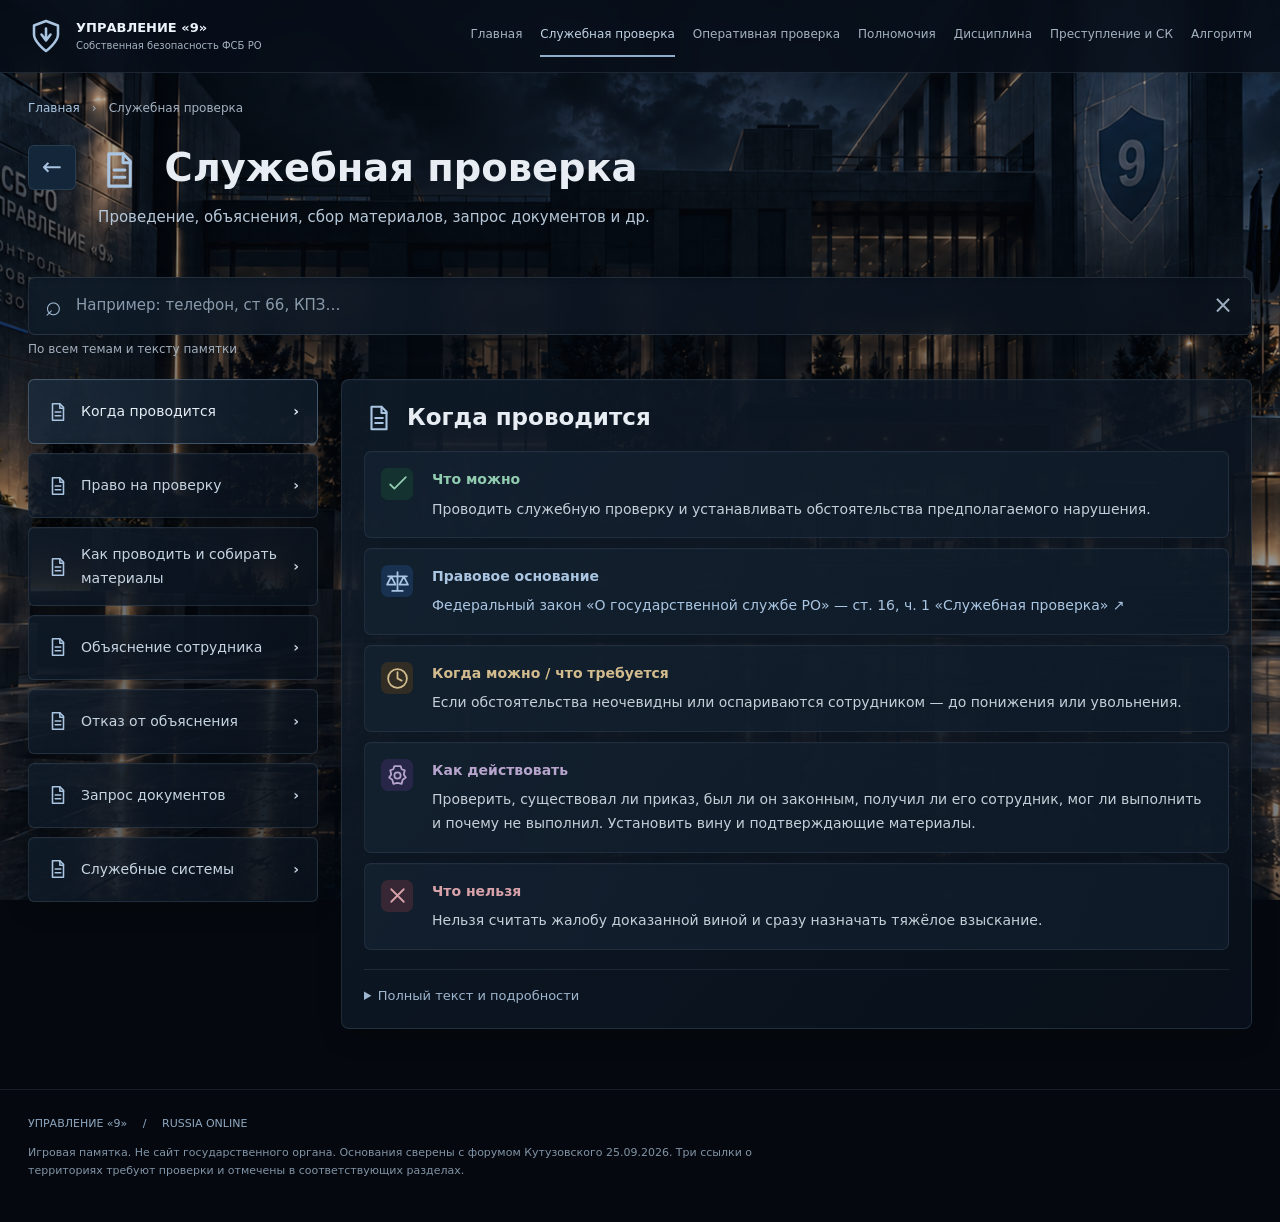
<file: service-check.html>
<!doctype html><html lang="ru"><head><meta charset="utf-8"><meta name="viewport" content="width=device-width,initial-scale=1"><meta name="description" content="Игровая памятка УП-9 Russia Online: основания, действия, ограничения."><title>Служебная проверка · УП-9</title><link rel="icon" href="favicon.svg"><link rel="stylesheet" href="style.css?v=search-20260925"><script defer src="data.js?v=search-20260925"></script><script defer src="app.js?v=search-20260925"></script></head><body><a class="skip" href="#main">К содержанию</a><header><div class="topbar"><a class="brand" href="index.html"><span class="emblem"><svg viewBox="0 0 24 24" fill="none" stroke="currentColor" stroke-width="1.7" stroke-linecap="round" stroke-linejoin="round" aria-hidden="true"><path d="m12 2 8 3v6c0 5-8 11-8 11S4 16 4 11V5z"/><path d="M12 7v8m-3-4 3 4 3-4"/></svg></span><span>УПРАВЛЕНИЕ «9»<small>Собственная безопасность ФСБ РО</small></span></a><button id="menu-toggle" aria-expanded="false" aria-controls="navigation">Меню ☰</button><nav id="navigation" aria-label="Основная навигация"><a href="index.html">Главная</a><a href="service-check.html" aria-current="page">Служебная проверка</a><a href="operative-check.html">Оперативная проверка</a><a href="powers.html">Полномочия</a><a href="discipline.html">Дисциплина</a><a href="crime-sk.html">Преступление и СК</a><a href="algorithm.html">Алгоритм</a></nav></div></header><main id="main"><div class="breadcrumbs"><a href="index.html">Главная</a><span>›</span>Служебная проверка</div><div class="topic-heading"><a class="back" href="index.html" aria-label="Назад к темам">←</a><div><h1><span class="icon" aria-hidden="true"><svg viewBox="0 0 24 24" fill="none" stroke="currentColor" stroke-width="1.7" stroke-linecap="round" stroke-linejoin="round" aria-hidden="true"><path d="M6 3h8l4 4v14H6z"/><path d="M14 3v5h4M9 12h6M9 16h6"/></svg></span> Служебная проверка</h1><p class="subtitle">Проведение, объяснения, сбор материалов, запрос документов и др.</p></div></div><section class="search-area" aria-label="Поиск по памятке"><label for="search">Найти действие, статью или правило</label><div class="search-box"><span aria-hidden="true">⌕</span><input id="search" type="text" inputmode="search" placeholder="Например: телефон, ст 66, КПЗ…" autocomplete="off"><button id="clear-search" aria-label="Очистить поиск" type="button">×</button></div><p id="search-status" role="status">По всем темам и тексту памятки</p><div id="search-results" hidden></div></section><div class="workspace"><aside><label for="subsection-select">Подраздел</label><select id="subsection-select"><option value="section-4">Когда проводится</option><option value="section-3">Право на проверку</option><option value="section-5">Как проводить и собирать материалы</option><option value="section-6">Объяснение сотрудника</option><option value="section-7">Отказ от объяснения</option><option value="section-17">Запрос документов</option><option value="section-16">Служебные системы</option></select><nav class="subsections" aria-label="Подразделы"><a href="#section-4" data-section="section-4"><span class="side-icon"><svg viewBox="0 0 24 24" fill="none" stroke="currentColor" stroke-width="1.7" stroke-linecap="round" stroke-linejoin="round" aria-hidden="true"><path d="M6 3h8l4 4v14H6z"/><path d="M14 3v5h4M9 12h6M9 16h6"/></svg></span>Когда проводится<b>›</b></a><a href="#section-3" data-section="section-3"><span class="side-icon"><svg viewBox="0 0 24 24" fill="none" stroke="currentColor" stroke-width="1.7" stroke-linecap="round" stroke-linejoin="round" aria-hidden="true"><path d="M6 3h8l4 4v14H6z"/><path d="M14 3v5h4M9 12h6M9 16h6"/></svg></span>Право на проверку<b>›</b></a><a href="#section-5" data-section="section-5"><span class="side-icon"><svg viewBox="0 0 24 24" fill="none" stroke="currentColor" stroke-width="1.7" stroke-linecap="round" stroke-linejoin="round" aria-hidden="true"><path d="M6 3h8l4 4v14H6z"/><path d="M14 3v5h4M9 12h6M9 16h6"/></svg></span>Как проводить и собирать материалы<b>›</b></a><a href="#section-6" data-section="section-6"><span class="side-icon"><svg viewBox="0 0 24 24" fill="none" stroke="currentColor" stroke-width="1.7" stroke-linecap="round" stroke-linejoin="round" aria-hidden="true"><path d="M6 3h8l4 4v14H6z"/><path d="M14 3v5h4M9 12h6M9 16h6"/></svg></span>Объяснение сотрудника<b>›</b></a><a href="#section-7" data-section="section-7"><span class="side-icon"><svg viewBox="0 0 24 24" fill="none" stroke="currentColor" stroke-width="1.7" stroke-linecap="round" stroke-linejoin="round" aria-hidden="true"><path d="M6 3h8l4 4v14H6z"/><path d="M14 3v5h4M9 12h6M9 16h6"/></svg></span>Отказ от объяснения<b>›</b></a><a href="#section-17" data-section="section-17"><span class="side-icon"><svg viewBox="0 0 24 24" fill="none" stroke="currentColor" stroke-width="1.7" stroke-linecap="round" stroke-linejoin="round" aria-hidden="true"><path d="M6 3h8l4 4v14H6z"/><path d="M14 3v5h4M9 12h6M9 16h6"/></svg></span>Запрос документов<b>›</b></a><a href="#section-16" data-section="section-16"><span class="side-icon"><svg viewBox="0 0 24 24" fill="none" stroke="currentColor" stroke-width="1.7" stroke-linecap="round" stroke-linejoin="round" aria-hidden="true"><path d="M6 3h8l4 4v14H6z"/><path d="M14 3v5h4M9 12h6M9 16h6"/></svg></span>Служебные системы<b>›</b></a></nav></aside><div class="reading"><article class="material" id="section-4" tabindex="-1"><div class="article-heading"><span class="icon" aria-hidden="true"><svg viewBox="0 0 24 24" fill="none" stroke="currentColor" stroke-width="1.7" stroke-linecap="round" stroke-linejoin="round" aria-hidden="true"><path d="M6 3h8l4 4v14H6z"/><path d="M14 3v5h4M9 12h6M9 16h6"/></svg></span><h2>Когда проводится</h2></div><div class="answer-stack"><section class="answer-block green"><span class="block-icon"><svg viewBox="0 0 24 24" fill="none" stroke="currentColor" stroke-width="1.7" stroke-linecap="round" stroke-linejoin="round" aria-hidden="true"><path d="m5 12 4 4L20 5"/></svg></span><div><h3>Что можно</h3><p>Проводить служебную проверку и устанавливать обстоятельства предполагаемого нарушения.</p></div></section><section class="answer-block blue"><span class="block-icon"><svg viewBox="0 0 24 24" fill="none" stroke="currentColor" stroke-width="1.7" stroke-linecap="round" stroke-linejoin="round" aria-hidden="true"><path d="M12 3v18M7 21h10M3 7h18M6 7l-4 8h8zm12 0-4 8h8z"/></svg></span><div><h3>Правовое основание</h3><p><a href="https://forum.russia.online/threads/federal-nyi-zakon-o-gosudarstvennoi-sluzhbe-ro.4971/" target="_blank" rel="noopener noreferrer">Федеральный закон «О государственной службе РО» — ст. 16, ч. 1 «Служебная проверка» ↗</a></p></div></section><section class="answer-block amber"><span class="block-icon"><svg viewBox="0 0 24 24" fill="none" stroke="currentColor" stroke-width="1.7" stroke-linecap="round" stroke-linejoin="round" aria-hidden="true"><circle cx="12" cy="12" r="9"/><path d="M12 6v6l4 2"/></svg></span><div><h3>Когда можно / что требуется</h3><p>Если обстоятельства неочевидны или оспариваются сотрудником — до понижения или увольнения.</p></div></section><section class="answer-block purple"><span class="block-icon"><svg viewBox="0 0 24 24" fill="none" stroke="currentColor" stroke-width="1.7" stroke-linecap="round" stroke-linejoin="round" aria-hidden="true"><path d="m9 3-1 3-3 1 1 4-2 3 3 2 1 4 4-1 4 1 1-4 3-2-2-3 1-4-3-1-1-3z"/><circle cx="12" cy="12" r="3"/></svg></span><div><h3>Как действовать</h3><p>Проверить, существовал ли приказ, был ли он законным, получил ли его сотрудник, мог ли выполнить и почему не выполнил. Установить вину и подтверждающие материалы.</p></div></section><section class="answer-block red"><span class="block-icon"><svg viewBox="0 0 24 24" fill="none" stroke="currentColor" stroke-width="1.7" stroke-linecap="round" stroke-linejoin="round" aria-hidden="true"><path d="m6 6 12 12M18 6 6 18"/></svg></span><div><h3>Что нельзя</h3><p>Нельзя считать жалобу доказанной виной и сразу назначать тяжёлое взыскание.</p></div></section></div><details class="full-text"><summary>Полный текст и подробности</summary><section class="meaning neutral"><h3><span aria-hidden="true">·</span> Подробная памятка</h3><p>Согласно <a href="https://forum.russia.online/threads/federal-nyi-zakon-o-gosudarstvennoi-sluzhbe-ro.4971/" target="_blank" rel="noopener noreferrer">Федеральный закон «О государственной службе РО» — ст. 16, ч. 1 </a>«Служебная проверка», если обстоятельства предполагаемого дисциплинарного нарушения:</p><ul><li>неочевидны;</li><li>либо оспариваются сотрудником,</li></ul><p>до применения понижения или увольнения проводится служебная проверка.</p></section><section class="meaning neutral"><h3><span aria-hidden="true">·</span> Пример</h3><p>На сотрудника поступила жалоба:</p><p>«Он проигнорировал приказ начальника».</p><p>Нельзя просто увидеть жалобу и сразу выдать тяжёлое взыскание.</p><p>УП-9 должно установить:</p><ul><li>существовал ли вообще приказ;</li><li>кто его отдавал;</li><li>имел ли этот человек право его отдавать;</li><li>был ли приказ законным;</li><li>получил ли приказ сотрудник;</li><li>мог ли он его выполнить;</li><li>выполнил ли;</li><li>если не выполнил — почему;</li><li>имелась ли вина;</li><li>имеются ли подтверждающие материалы.</li></ul><p>Только после этого определяется наличие дисциплинарного проступка.</p></section></details></article><article class="material" id="section-3" tabindex="-1"><div class="article-heading"><span class="icon" aria-hidden="true"><svg viewBox="0 0 24 24" fill="none" stroke="currentColor" stroke-width="1.7" stroke-linecap="round" stroke-linejoin="round" aria-hidden="true"><path d="M6 3h8l4 4v14H6z"/><path d="M14 3v5h4M9 12h6M9 16h6"/></svg></span><h2>Право на проверку</h2></div><div class="answer-stack"><section class="answer-block green"><span class="block-icon"><svg viewBox="0 0 24 24" fill="none" stroke="currentColor" stroke-width="1.7" stroke-linecap="round" stroke-linejoin="round" aria-hidden="true"><path d="m5 12 4 4L20 5"/></svg></span><div><h3>Что можно</h3><p>Проводить служебные проверки в пределах компетенции Управления «9».</p></div></section><section class="answer-block blue"><span class="block-icon"><svg viewBox="0 0 24 24" fill="none" stroke="currentColor" stroke-width="1.7" stroke-linecap="round" stroke-linejoin="round" aria-hidden="true"><path d="M12 3v18M7 21h10M3 7h18M6 7l-4 8h8zm12 0-4 8h8z"/></svg></span><div><h3>Правовое основание</h3><p><a href="https://forum.russia.online/threads/federal-nyi-zakon-o-federal-noi-sluzhbe-bezopasnosti-ro.5310/" target="_blank" rel="noopener noreferrer">Федеральный закон «О Федеральной службе безопасности РО» — ст. 77, ч. 2 «Собственная безопасность ФСБ РО» ↗</a></p><p><a href="https://forum.russia.online/threads/vnutrennii-ustav-federal-noi-sluzhby-bezopasnosti.4634/" target="_blank" rel="noopener noreferrer">Внутренний устав Федеральной службы безопасности — ст. 11, ч. 4 «Основная компетенция подразделений» ↗</a></p><p><a href="https://forum.russia.online/threads/federal-nyi-zakon-o-gosudarstvennoi-sluzhbe-ro.4971/" target="_blank" rel="noopener noreferrer">Федеральный закон «О государственной службе РО» — ст. 16 «Служебная проверка» ↗</a></p></div></section><section class="answer-block amber"><span class="block-icon"><svg viewBox="0 0 24 24" fill="none" stroke="currentColor" stroke-width="1.7" stroke-linecap="round" stroke-linejoin="round" aria-hidden="true"><circle cx="12" cy="12" r="9"/><path d="M12 6v6l4 2"/></svg></span><div><h3>Когда можно / что требуется</h3><p>До понижения или увольнения, если обстоятельства неочевидны либо оспариваются сотрудником.</p></div></section><section class="answer-block purple"><span class="block-icon"><svg viewBox="0 0 24 24" fill="none" stroke="currentColor" stroke-width="1.7" stroke-linecap="round" stroke-linejoin="round" aria-hidden="true"><path d="m9 3-1 3-3 1 1 4-2 3 3 2 1 4 4-1 4 1 1-4 3-2-2-3 1-4-3-1-1-3z"/><circle cx="12" cy="12" r="3"/></svg></span><div><h3>Как действовать</h3><p>Установить обстоятельства, дать сотруднику возможность объясниться и представить доказательства. Принять мотивированное решение.</p></div></section><section class="answer-block red"><span class="block-icon"><svg viewBox="0 0 24 24" fill="none" stroke="currentColor" stroke-width="1.7" stroke-linecap="round" stroke-linejoin="round" aria-hidden="true"><path d="m6 6 12 12M18 6 6 18"/></svg></span><div><h3>Что нельзя</h3><p>Служебная проверка не даёт автоматического права на задержание, обыск или доступ к переписке.</p></div></section></div><details class="full-text"><summary>Полный текст и подробности</summary><section class="meaning neutral"><h3><span aria-hidden="true">·</span> Подробная памятка</h3><p>Когда УП-9 имеет право её проводить.</p></section><section class="meaning blue"><h3><span aria-hidden="true">⚖</span> Правовое основание</h3><p><a href="https://forum.russia.online/threads/federal-nyi-zakon-o-federal-noi-sluzhbe-bezopasnosti-ro.5310/" target="_blank" rel="noopener noreferrer">Федеральный закон «О Федеральной службе безопасности РО» — ст. 77, ч. 2 </a>«Собственная безопасность ФСБ РО».</p><p>Собственная безопасность вправе проводить служебные проверки.</p><p>Также непосредственная компетенция УП-9 проводить служебные проверки закреплена <a href="https://forum.russia.online/threads/vnutrennii-ustav-federal-noi-sluzhby-bezopasnosti.4634/" target="_blank" rel="noopener noreferrer">Внутренний устав Федеральной службы безопасности — ст. 11, ч. 4 </a>«Основная компетенция подразделений».</p><p>Порядок и смысл служебной проверки раскрываются в <a href="https://forum.russia.online/threads/federal-nyi-zakon-o-gosudarstvennoi-sluzhbe-ro.4971/" target="_blank" rel="noopener noreferrer">Федеральный закон «О государственной службе РО» — ст. 16 «Служебная проверка»</a>.</p></section></details></article><article class="material" id="section-5" tabindex="-1"><div class="article-heading"><span class="icon" aria-hidden="true"><svg viewBox="0 0 24 24" fill="none" stroke="currentColor" stroke-width="1.7" stroke-linecap="round" stroke-linejoin="round" aria-hidden="true"><path d="M6 3h8l4 4v14H6z"/><path d="M14 3v5h4M9 12h6M9 16h6"/></svg></span><h2>Как проводить и собирать материалы</h2></div><div class="answer-stack"><section class="answer-block green"><span class="block-icon"><svg viewBox="0 0 24 24" fill="none" stroke="currentColor" stroke-width="1.7" stroke-linecap="round" stroke-linejoin="round" aria-hidden="true"><path d="m5 12 4 4L20 5"/></svg></span><div><h3>Что можно</h3><p>Можно собирать материалы проверки законными способами. Нельзя автоматически задерживать, обыскивать или читать переписку.</p></div></section><section class="answer-block blue"><span class="block-icon"><svg viewBox="0 0 24 24" fill="none" stroke="currentColor" stroke-width="1.7" stroke-linecap="round" stroke-linejoin="round" aria-hidden="true"><path d="M12 3v18M7 21h10M3 7h18M6 7l-4 8h8zm12 0-4 8h8z"/></svg></span><div><h3>Правовое основание</h3><p><a href="https://forum.russia.online/threads/federal-nyi-zakon-o-gosudarstvennoi-sluzhbe-ro.4971/" target="_blank" rel="noopener noreferrer">Федеральный закон «О государственной службе РО» — ст. 16 «Служебная проверка» ↗</a></p><p><a href="https://forum.russia.online/threads/vnutrennii-ustav-federal-noi-sluzhby-bezopasnosti.4634/" target="_blank" rel="noopener noreferrer">Внутренний устав Федеральной службы безопасности — ст. 22, ч. 1 «Порядок применения взыскания» ↗</a></p><p><a href="https://forum.russia.online/threads/federal-nyi-zakon-o-gosudarstvennoi-sluzhbe-ro.4971/" target="_blank" rel="noopener noreferrer">Федеральный закон «О государственной службе РО» — ст. 4, п. 4 «Основные права государственного служащего» ↗</a></p><p><a href="https://forum.russia.online/threads/federal-nyi-zakon-o-federal-noi-sluzhbe-bezopasnosti-ro.5310/" target="_blank" rel="noopener noreferrer">Федеральный закон «О Федеральной службе безопасности РО» — ст. 43 «Использование государственных информационных систем» ↗</a></p><p><a href="https://forum.russia.online/threads/federal-nyi-zakon-o-federal-noi-sluzhbe-bezopasnosti-ro.5310/" target="_blank" rel="noopener noreferrer">Федеральный закон «О Федеральной службе безопасности РО» — ст. 44 «Истребование сведений и документов» ↗</a></p><p><a href="https://forum.russia.online/threads/federal-nyi-zakon-o-federal-noi-sluzhbe-bezopasnosti-ro.5310/" target="_blank" rel="noopener noreferrer">Федеральный закон «О Федеральной службе безопасности РО» — ст. 66 «Преступление, совершенное сотрудником ФСБ РО» ↗</a></p></div></section><section class="answer-block amber"><span class="block-icon"><svg viewBox="0 0 24 24" fill="none" stroke="currentColor" stroke-width="1.7" stroke-linecap="round" stroke-linejoin="round" aria-hidden="true"><circle cx="12" cy="12" r="9"/><path d="M12 6v6l4 2"/></svg></span><div><h3>Когда можно / что требуется</h3><p>Установить событие, обстоятельства, вину, доказательства за и против; запросить объяснение и мотивировать решение. Для принуждения — отдельное основание. <a href="https://forum.russia.online/threads/federal-nyi-zakon-o-gosudarstvennoi-sluzhbe-ro.4971/" target="_blank" rel="noopener noreferrer">Федеральный закон «О государственной службе РО» — ст. 16 «Служебная проверка»</a>.</p></div></section><section class="answer-block red"><span class="block-icon"><svg viewBox="0 0 24 24" fill="none" stroke="currentColor" stroke-width="1.7" stroke-linecap="round" stroke-linejoin="round" aria-hidden="true"><path d="m6 6 12 12M18 6 6 18"/></svg></span><div><h3>Что нельзя</h3><p>сама служебная проверка не является автоматическим основанием для:<br>- задержания;<br>- принудительного обыска;<br>- применения наручников;<br>- принудительного изъятия;<br>- доступа к содержанию телефона;<br>- чтения переписки;<br>- прослушивания переговоров;<br>- принудительного входа в помещение.</p></div></section></div><details class="full-text"><summary>Полный текст и подробности</summary><section class="meaning neutral"><h3><span aria-hidden="true">·</span> Подробная памятка</h3><p>Основа процедуры содержится в <a href="https://forum.russia.online/threads/federal-nyi-zakon-o-gosudarstvennoi-sluzhbe-ro.4971/" target="_blank" rel="noopener noreferrer">Федеральный закон «О государственной службе РО» — ст. 16 «Служебная проверка»</a>.</p><p>В ходе проверки необходимо установить:</p><p>1. Что произошло.</p><p>Нужно установить событие, а не исходить из предположения о виновности.</p><p>2. Когда и где произошло нарушение.</p><p>Необходимо определить время, место и обстоятельства.</p><p>3. Что именно сделал либо не сделал сотрудник.</p><p>4. Какую обязанность, приказ или ограничение он предположительно нарушил.</p><p>5. Имеется ли вина.</p><p>Дисциплинарным проступком является именно виновное нарушение.</p><p>6. Какие материалы подтверждают или опровергают нарушение.</p><p>7. Что говорит сам проверяемый сотрудник.</p><p>8. Какие доказательства он предоставляет в свою защиту.</p><p>По результатам решение должно быть мотивированным.</p><p>Использование проверки в качестве давления либо умышленное её затягивание запрещается.</p><p>Дополнительно при проведении служебной проверки сотрудник УП-9 в пределах конкретной законной задачи может:</p><ul><li>запросить объяснение сотрудника — <a href="https://forum.russia.online/threads/vnutrennii-ustav-federal-noi-sluzhby-bezopasnosti.4634/" target="_blank" rel="noopener noreferrer">Внутренний устав Федеральной службы безопасности — ст. 22 «Порядок применения взыскания»</a>;</li><li>принять представленные сотрудником материалы и доказательства — <a href="https://forum.russia.online/threads/federal-nyi-zakon-o-gosudarstvennoi-sluzhbe-ro.4971/" target="_blank" rel="noopener noreferrer">Федеральный закон «О государственной службе РО» — ст. 16 «Служебная проверка»</a> и <a href="https://forum.russia.online/threads/federal-nyi-zakon-o-gosudarstvennoi-sluzhbe-ro.4971/" target="_blank" rel="noopener noreferrer">Федеральный закон «О государственной службе РО» — ст. 4, п. 4 </a>«Основные права государственного служащего»;</li><li>исследовать материалы, относящиеся к предмету проверки;</li><li>использовать государственные информационные системы и учёты в пределах предоставленного доступа и служебной необходимости — <a href="https://forum.russia.online/threads/federal-nyi-zakon-o-federal-noi-sluzhbe-bezopasnosti-ro.5310/" target="_blank" rel="noopener noreferrer">Федеральный закон «О Федеральной службе безопасности РО» — ст. 43 «Использование государственных информационных систем»</a>;</li><li>истребовать необходимые документы и сведения у государственных органов, если право на получение таких сведений предусмотрено законом — <a href="https://forum.russia.online/threads/federal-nyi-zakon-o-federal-noi-sluzhbe-bezopasnosti-ro.5310/" target="_blank" rel="noopener noreferrer">Федеральный закон «О Федеральной службе безопасности РО» — ст. 44 «Истребование сведений и документов»</a>;</li><li>сопоставить доказательства за и против сотрудника;</li><li>установить, имеется ли дисциплинарный проступок и вина.</li></ul></section><section class="meaning neutral"><h3><span aria-hidden="true">·</span> Практический порядок</h3><p>получена информация<br>→ определён предмет проверки<br>→ собраны относящиеся к делу материалы<br>→ запрошено объяснение<br>→ проверена версия сотрудника<br>→ сопоставлены доказательства<br>→ установлена нарушенная норма<br>→ установлено наличие либо отсутствие вины<br>→ принято мотивированное решение.</p></section><section class="meaning amber"><h3><span aria-hidden="true">!</span> Важно</h3><p>сама служебная проверка не является автоматическим основанием для:</p><ul><li>задержания;</li><li>принудительного обыска;</li><li>применения наручников;</li><li>принудительного изъятия;</li><li>доступа к содержанию телефона;</li><li>чтения переписки;</li><li>прослушивания переговоров;</li><li>принудительного входа в помещение.</li></ul><p>Для каждого такого действия необходимо отдельное предусмотренное законом основание и соблюдение соответствующей процедуры.</p><p>Если в ходе проверки обнаруживаются признаки преступления сотрудника ФСБ, применяется <a href="https://forum.russia.online/threads/federal-nyi-zakon-o-federal-noi-sluzhbe-bezopasnosti-ro.5310/" target="_blank" rel="noopener noreferrer">Федеральный закон «О Федеральной службе безопасности РО» — ст. 66 «Преступление, совершенное сотрудником ФСБ РО»</a>.</p><p>Служебная проверка не должна подменять уголовное расследование.</p></section></details></article><article class="material" id="section-6" tabindex="-1"><div class="article-heading"><span class="icon" aria-hidden="true"><svg viewBox="0 0 24 24" fill="none" stroke="currentColor" stroke-width="1.7" stroke-linecap="round" stroke-linejoin="round" aria-hidden="true"><path d="M6 3h8l4 4v14H6z"/><path d="M14 3v5h4M9 12h6M9 16h6"/></svg></span><h2>Объяснение сотрудника</h2></div><div class="answer-stack"><section class="answer-block green"><span class="block-icon"><svg viewBox="0 0 24 24" fill="none" stroke="currentColor" stroke-width="1.7" stroke-linecap="round" stroke-linejoin="round" aria-hidden="true"><path d="m5 12 4 4L20 5"/></svg></span><div><h3>Что можно</h3><p>Можно запросить объяснение; до дисциплинарного взыскания это необходимо сделать.</p></div></section><section class="answer-block blue"><span class="block-icon"><svg viewBox="0 0 24 24" fill="none" stroke="currentColor" stroke-width="1.7" stroke-linecap="round" stroke-linejoin="round" aria-hidden="true"><path d="M12 3v18M7 21h10M3 7h18M6 7l-4 8h8zm12 0-4 8h8z"/></svg></span><div><h3>Правовое основание</h3><p><a href="https://forum.russia.online/threads/vnutrennii-ustav-federal-noi-sluzhby-bezopasnosti.4634/" target="_blank" rel="noopener noreferrer">Внутренний устав Федеральной службы безопасности — ст. 22, ч. 1 «Порядок применения взыскания» ↗</a></p><p><a href="https://forum.russia.online/threads/federal-nyi-zakon-o-gosudarstvennoi-sluzhbe-ro.4971/" target="_blank" rel="noopener noreferrer">Федеральный закон «О государственной службе РО» — ст. 4, п. 4 «Основные права государственного служащего» ↗</a></p></div></section><section class="answer-block amber"><span class="block-icon"><svg viewBox="0 0 24 24" fill="none" stroke="currentColor" stroke-width="1.7" stroke-linecap="round" stroke-linejoin="round" aria-hidden="true"><circle cx="12" cy="12" r="9"/><path d="M12 6v6l4 2"/></svg></span><div><h3>Когда можно / что требуется</h3><p>Установить обстоятельства, предложить объяснение и принять материалы защиты. При отказе — зафиксировать его. <a href="https://forum.russia.online/threads/vnutrennii-ustav-federal-noi-sluzhby-bezopasnosti.4634/" target="_blank" rel="noopener noreferrer">Внутренний устав Федеральной службы безопасности — ст. 22 «Порядок применения взыскания»</a>; <a href="https://forum.russia.online/threads/federal-nyi-zakon-o-gosudarstvennoi-sluzhbe-ro.4971/" target="_blank" rel="noopener noreferrer">Федеральный закон «О государственной службе РО» — ст. 4, п. 4 </a>«Основные права государственного служащего».</p></div></section><section class="answer-block purple"><span class="block-icon"><svg viewBox="0 0 24 24" fill="none" stroke="currentColor" stroke-width="1.7" stroke-linecap="round" stroke-linejoin="round" aria-hidden="true"><path d="m9 3-1 3-3 1 1 4-2 3 3 2 1 4 4-1 4 1 1-4 3-2-2-3 1-4-3-1-1-3z"/><circle cx="12" cy="12" r="3"/></svg></span><div><h3>Как действовать</h3><p>Установить обстоятельства → предложить объяснение и материалы защиты → при отказе зафиксировать его.</p></div></section><section class="answer-block red"><span class="block-icon"><svg viewBox="0 0 24 24" fill="none" stroke="currentColor" stroke-width="1.7" stroke-linecap="round" stroke-linejoin="round" aria-hidden="true"><path d="m6 6 12 12M18 6 6 18"/></svg></span><div><h3>Что нельзя</h3><p>Нельзя заранее объявлять сотрудника виновным и требовать признания.</p></div></section></div><details class="full-text"><summary>Полный текст и подробности</summary><section class="meaning neutral"><h3><span aria-hidden="true">·</span> Подробная памятка</h3><p>Да.</p></section><section class="meaning blue"><h3><span aria-hidden="true">⚖</span> Правовое основание</h3><p><a href="https://forum.russia.online/threads/vnutrennii-ustav-federal-noi-sluzhby-bezopasnosti.4634/" target="_blank" rel="noopener noreferrer">Внутренний устав Федеральной службы безопасности — ст. 22 «Порядок применения взыскания»</a>.</p><p>До применения дисциплинарного взыскания:</p><ul><li>устанавливаются обстоятельства;</li><li>запрашивается объяснение сотрудника.</li></ul><p>Если сотрудник отказывается дать объяснение, отказ необходимо зафиксировать.</p><p>Сам отказ не препятствует дальнейшему рассмотрению вопроса.</p><p>Дополнительно <a href="https://forum.russia.online/threads/federal-nyi-zakon-o-gosudarstvennoi-sluzhbe-ro.4971/" target="_blank" rel="noopener noreferrer">Федеральный закон «О государственной службе РО» — ст. 4, п. 4 </a>«Основные права государственного служащего» предоставляет служащему право давать объяснения и представлять материалы во время служебной проверки.</p></section><section class="meaning neutral"><h3><span aria-hidden="true">·</span> Как действовать</h3><p>правильная формулировка:</p><p>«В отношении обстоятельств возможного нарушения проводится служебная проверка. Вам предлагается предоставить объяснение и относящиеся к ситуации материалы».</p></section><section class="meaning red"><h3><span aria-hidden="true">×</span> Неправильно</h3><p>«Ты уже виноват. Сейчас будешь признаваться».</p></section></details></article><article class="material" id="section-7" tabindex="-1"><div class="article-heading"><span class="icon" aria-hidden="true"><svg viewBox="0 0 24 24" fill="none" stroke="currentColor" stroke-width="1.7" stroke-linecap="round" stroke-linejoin="round" aria-hidden="true"><path d="M6 3h8l4 4v14H6z"/><path d="M14 3v5h4M9 12h6M9 16h6"/></svg></span><h2>Отказ от объяснения</h2></div><div class="answer-stack"><section class="answer-block green"><span class="block-icon"><svg viewBox="0 0 24 24" fill="none" stroke="currentColor" stroke-width="1.7" stroke-linecap="round" stroke-linejoin="round" aria-hidden="true"><path d="m5 12 4 4L20 5"/></svg></span><div><h3>Что можно</h3><p>Можно продолжать проверку после отказа от объяснения. Нельзя считать отказ признанием вины.</p></div></section><section class="answer-block blue"><span class="block-icon"><svg viewBox="0 0 24 24" fill="none" stroke="currentColor" stroke-width="1.7" stroke-linecap="round" stroke-linejoin="round" aria-hidden="true"><path d="M12 3v18M7 21h10M3 7h18M6 7l-4 8h8zm12 0-4 8h8z"/></svg></span><div><h3>Правовое основание</h3><p><a href="https://forum.russia.online/threads/vnutrennii-ustav-federal-noi-sluzhby-bezopasnosti.4634/" target="_blank" rel="noopener noreferrer">Внутренний устав Федеральной службы безопасности — ст. 22, ч. 1 «Порядок применения взыскания» ↗</a></p></div></section><section class="answer-block amber"><span class="block-icon"><svg viewBox="0 0 24 24" fill="none" stroke="currentColor" stroke-width="1.7" stroke-linecap="round" stroke-linejoin="round" aria-hidden="true"><circle cx="12" cy="12" r="9"/><path d="M12 6v6l4 2"/></svg></span><div><h3>Когда можно / что требуется</h3><p>Зафиксировать отказ и оценивать остальные доказательства — <a href="https://forum.russia.online/threads/vnutrennii-ustav-federal-noi-sluzhby-bezopasnosti.4634/" target="_blank" rel="noopener noreferrer">Внутренний устав Федеральной службы безопасности — ст. 22 «Порядок применения взыскания»</a>.</p></div></section><section class="answer-block purple"><span class="block-icon"><svg viewBox="0 0 24 24" fill="none" stroke="currentColor" stroke-width="1.7" stroke-linecap="round" stroke-linejoin="round" aria-hidden="true"><path d="m9 3-1 3-3 1 1 4-2 3 3 2 1 4 4-1 4 1 1-4 3-2-2-3 1-4-3-1-1-3z"/><circle cx="12" cy="12" r="3"/></svg></span><div><h3>Как действовать</h3><p>Предложили объяснение → получили отказ → зафиксировали его → оцениваем остальные доказательства.</p></div></section><section class="answer-block red"><span class="block-icon"><svg viewBox="0 0 24 24" fill="none" stroke="currentColor" stroke-width="1.7" stroke-linecap="round" stroke-linejoin="round" aria-hidden="true"><path d="m6 6 12 12M18 6 6 18"/></svg></span><div><h3>Что нельзя</h3><p>Отказ от объяснения нельзя считать признанием вины.</p></div></section></div><details class="full-text"><summary>Полный текст и подробности</summary><section class="meaning neutral"><h3><span aria-hidden="true">·</span> Подробная памятка</h3><p>Не нужно превращать отказ в отдельное «признание вины».</p><p>По <a href="https://forum.russia.online/threads/vnutrennii-ustav-federal-noi-sluzhby-bezopasnosti.4634/" target="_blank" rel="noopener noreferrer">Внутренний устав Федеральной службы безопасности — ст. 22 «Порядок применения взыскания»</a>:</p><p>отказ фиксируется, после чего проверка может продолжаться по имеющимся материалам.</p></section><section class="meaning neutral"><h3><span aria-hidden="true">·</span> Схема</h3><p>предложили объяснение<br>→ сотрудник отказался<br>→ зафиксировали отказ<br>→ продолжаем оценивать остальные доказательства.</p></section></details></article><article class="material" id="section-17" tabindex="-1"><div class="article-heading"><span class="icon" aria-hidden="true"><svg viewBox="0 0 24 24" fill="none" stroke="currentColor" stroke-width="1.7" stroke-linecap="round" stroke-linejoin="round" aria-hidden="true"><path d="M6 3h8l4 4v14H6z"/><path d="M14 3v5h4M9 12h6M9 16h6"/></svg></span><h2>Запрос документов</h2></div><div class="answer-stack"><section class="answer-block green"><span class="block-icon"><svg viewBox="0 0 24 24" fill="none" stroke="currentColor" stroke-width="1.7" stroke-linecap="round" stroke-linejoin="round" aria-hidden="true"><path d="m5 12 4 4L20 5"/></svg></span><div><h3>Что можно</h3><p>Можно запрашивать у государственных органов необходимые документы и сведения, если закон даёт право их получить.</p></div></section><section class="answer-block blue"><span class="block-icon"><svg viewBox="0 0 24 24" fill="none" stroke="currentColor" stroke-width="1.7" stroke-linecap="round" stroke-linejoin="round" aria-hidden="true"><path d="M12 3v18M7 21h10M3 7h18M6 7l-4 8h8zm12 0-4 8h8z"/></svg></span><div><h3>Правовое основание</h3><p><a href="https://forum.russia.online/threads/federal-nyi-zakon-o-federal-noi-sluzhbe-bezopasnosti-ro.5310/" target="_blank" rel="noopener noreferrer">Федеральный закон «О Федеральной службе безопасности РО» — ст. 44 «Истребование сведений и документов» ↗</a></p></div></section><section class="answer-block amber"><span class="block-icon"><svg viewBox="0 0 24 24" fill="none" stroke="currentColor" stroke-width="1.7" stroke-linecap="round" stroke-linejoin="round" aria-hidden="true"><circle cx="12" cy="12" r="9"/><path d="M12 6v6l4 2"/></svg></span><div><h3>Когда можно / что требуется</h3><p>Конкретный запрос, связанный с законной проверкой, оперативным производством или расследованием; компетенция УП-9 и отсутствие чрезмерности. <a href="https://forum.russia.online/threads/federal-nyi-zakon-o-federal-noi-sluzhbe-bezopasnosti-ro.5310/" target="_blank" rel="noopener noreferrer">Федеральный закон «О Федеральной службе безопасности РО» — ст. 44 «Истребование сведений и документов»</a>.</p></div></section><section class="answer-block red"><span class="block-icon"><svg viewBox="0 0 24 24" fill="none" stroke="currentColor" stroke-width="1.7" stroke-linecap="round" stroke-linejoin="round" aria-hidden="true"><path d="m6 6 12 12M18 6 6 18"/></svg></span><div><h3>Что нельзя</h3><p>«Предоставьте вообще всю информацию по сотруднику»,<br>если проверке нужна только одна конкретная часть сведений.</p></div></section></div><details class="full-text"><summary>Полный текст и подробности</summary><section class="meaning blue"><h3><span aria-hidden="true">⚖</span> Правовое основание</h3><p><a href="https://forum.russia.online/threads/federal-nyi-zakon-o-federal-noi-sluzhbe-bezopasnosti-ro.5310/" target="_blank" rel="noopener noreferrer">Федеральный закон «О Федеральной службе безопасности РО» — ст. 44 «Истребование сведений и документов»</a>.</p><p>ФСБ вправе истребовать у государственных органов документы и сведения, необходимые для:</p><ul><li>законной проверки;</li><li>оперативного производства;</li><li>расследования,</li></ul><p>если федеральный закон предоставляет право на их получение.</p><p>Запрос должен быть:</p><ul><li>конкретным;</li><li>связанным с проверкой;</li><li>относящимся к компетенции УП-9;</li><li>не чрезмерным.</li></ul><p>Нельзя писать условно:</p><p>«Предоставьте вообще всю информацию по сотруднику»,</p><p>если проверке нужна только одна конкретная часть сведений.</p></section></details></article><article class="material" id="section-16" tabindex="-1"><div class="article-heading"><span class="icon" aria-hidden="true"><svg viewBox="0 0 24 24" fill="none" stroke="currentColor" stroke-width="1.7" stroke-linecap="round" stroke-linejoin="round" aria-hidden="true"><path d="M6 3h8l4 4v14H6z"/><path d="M14 3v5h4M9 12h6M9 16h6"/></svg></span><h2>Служебные системы</h2></div><div class="answer-stack"><section class="answer-block green"><span class="block-icon"><svg viewBox="0 0 24 24" fill="none" stroke="currentColor" stroke-width="1.7" stroke-linecap="round" stroke-linejoin="round" aria-hidden="true"><path d="m5 12 4 4L20 5"/></svg></span><div><h3>Что можно</h3><p>Можно использовать служебные базы для законной задачи. Нельзя проверять людей из любопытства или в личных целях.</p></div></section><section class="answer-block blue"><span class="block-icon"><svg viewBox="0 0 24 24" fill="none" stroke="currentColor" stroke-width="1.7" stroke-linecap="round" stroke-linejoin="round" aria-hidden="true"><path d="M12 3v18M7 21h10M3 7h18M6 7l-4 8h8zm12 0-4 8h8z"/></svg></span><div><h3>Правовое основание</h3><p><a href="https://forum.russia.online/threads/federal-nyi-zakon-o-federal-noi-sluzhbe-bezopasnosti-ro.5310/" target="_blank" rel="noopener noreferrer">Федеральный закон «О Федеральной службе безопасности РО» — ст. 43 «Использование государственных информационных систем» ↗</a></p></div></section><section class="answer-block amber"><span class="block-icon"><svg viewBox="0 0 24 24" fill="none" stroke="currentColor" stroke-width="1.7" stroke-linecap="round" stroke-linejoin="round" aria-hidden="true"><circle cx="12" cy="12" r="9"/><path d="M12 6v6l4 2"/></svg></span><div><h3>Когда можно / что требуется</h3><p>Предоставленный уровень доступа, служебная необходимость и законная цель — <a href="https://forum.russia.online/threads/federal-nyi-zakon-o-federal-noi-sluzhbe-bezopasnosti-ro.5310/" target="_blank" rel="noopener noreferrer">Федеральный закон «О Федеральной службе безопасности РО» — ст. 43 «Использование государственных информационных систем»</a>.</p></div></section><section class="answer-block red"><span class="block-icon"><svg viewBox="0 0 24 24" fill="none" stroke="currentColor" stroke-width="1.7" stroke-linecap="round" stroke-linejoin="round" aria-hidden="true"><path d="m6 6 12 12M18 6 6 18"/></svg></span><div><h3>Что нельзя</h3><p>- друзей;<br>- знакомых;<br>- человека из личного конфликта;<br>- сведения из любопытства;<br>- данные для личной выгоды.</p></div></section></div><details class="full-text"><summary>Полный текст и подробности</summary><section class="meaning blue"><h3><span aria-hidden="true">⚖</span> Правовое основание</h3><p><a href="https://forum.russia.online/threads/federal-nyi-zakon-o-federal-noi-sluzhbe-bezopasnosti-ro.5310/" target="_blank" rel="noopener noreferrer">Федеральный закон «О Федеральной службе безопасности РО» — ст. 43 «Использование государственных информационных систем»</a>.</p><p>ФСБ вправе использовать государственные информационные системы и учёты:</p><ul><li>в пределах предоставленного уровня доступа;</li><li>при наличии служебной необходимости;</li><li>для решения законной задачи.</li></ul><p>Для сотрудника УП-9 это означает:</p><p>если для служебной либо оперативной проверки необходимо проверить сведения через доступную служебную систему — это допустимо при наличии законной цели.</p></section><section class="meaning red"><h3><span aria-hidden="true">×</span> Нельзя пробивать</h3><ul><li>друзей;</li><li>знакомых;</li><li>человека из личного конфликта;</li><li>сведения из любопытства;</li><li>данные для личной выгоды.</li></ul></section></details></article></div></div></main><footer>УПРАВЛЕНИЕ «9» <span> / </span> RUSSIA ONLINE<p>Игровая памятка. Не сайт государственного органа. Основания сверены с форумом Кутузовского 25.09.2026. Три ссылки о территориях требуют проверки и отмечены в соответствующих разделах.</p></footer><noscript><p class="nojs">Для поиска включите JavaScript. Все материалы доступны ниже.</p></noscript></body></html>
</file>
<file: style.css>
:root{color-scheme:dark;--line:#263e53;--muted:#a6b6c7;--blue:#9ac9ff}*{box-sizing:border-box}body{margin:0;background:radial-gradient(ellipse at 80% 0,#162e4566,transparent 50%),#080f16;color:#edf4fc;font:15px/1.65 system-ui,Segoe UI,sans-serif}a{color:var(--blue);text-decoration:none}button,input,select{font:inherit}button{cursor:pointer}a:focus-visible,button:focus-visible,input:focus-visible,select:focus-visible{outline:2px solid var(--blue);outline-offset:3px}header{border-bottom:1px solid var(--line);background:#0b1520}.topbar{max-width:1440px;margin:auto;padding:20px 28px;display:flex;align-items:center;justify-content:space-between;gap:20px}.brand{display:flex;gap:12px;align-items:center;font-size:13px;font-weight:700;color:#edf4fc}.brand small{display:block;color:var(--muted);font-size:10px;font-weight:400}.emblem{border:1px solid #658aaf;border-radius:6px 6px 16px 16px;padding:0 12px;font-size:25px;color:var(--blue)}nav{display:flex;gap:18px}.topbar nav{font-size:12px}.topbar nav a{padding:10px 0;color:#b6c6d6}.topbar nav a[aria-current]{border-bottom:2px solid var(--blue);color:var(--blue)}#menu-toggle{display:none}main,footer{max-width:1380px;margin:auto;padding:0 28px}.hero{padding:60px 18px 25px;position:relative;overflow:hidden;isolation:isolate}.hero h1{font-size:clamp(32px,4vw,56px);line-height:1.13;letter-spacing:-.035em;margin:15px 0}.eyebrow{font-size:11px;letter-spacing:.17em;color:#8aa4be}.subtitle{font-size:18px;color:#b6c7d8;margin:12px 0 25px}.hero-art{position:absolute;z-index:-1;inset:0 0 0 55%;display:grid;place-items:center;background:repeating-linear-gradient(90deg,transparent 0 55px,#335c8233 56px 57px);mask-image:linear-gradient(90deg,transparent,#000)}.hero-art span{font-size:230px;font-weight:800;color:#69a1d61c;letter-spacing:-.1em}.principle{display:inline-flex;flex-wrap:wrap;gap:8px 12px;border:1px solid #527fa9;border-radius:6px;background:#12263a99;padding:12px 18px;font-size:14px;font-weight:600}.principle b{color:var(--blue)}.search-area{margin:24px 0 30px}.search-area label{font-size:12px;color:var(--muted)}.search-box{display:flex;align-items:center;border:1px solid var(--line);border-radius:7px;background:#111e2a;margin-top:7px}.search-box>span{font-size:28px;padding-left:16px;color:#9db5cd}.search-box input{min-width:0;width:100%;background:none;border:0;padding:14px;color:#fff}.search-box button{background:none;border:0;color:#a3b6ca;padding:8px 18px;font-size:24px}#search-status{font-size:12px;color:var(--muted);margin:5px 0}#search-results{max-height:420px;overflow:auto;border:1px solid var(--line);border-radius:7px;background:#122234;padding:8px}.result{display:block;padding:12px;border-bottom:1px solid var(--line)}.result:hover{background:#223951}.result strong,.result small,.result span{display:block}.result span{font-size:13px;color:#c3d1df}.result small{color:var(--muted)}.section-head{display:flex;justify-content:space-between;align-items:center;margin-bottom:17px}.section-head h2{font-size:18px;margin:0}.section-head>span{color:var(--muted);font-size:12px}.topic-grid{display:grid;grid-template-columns:repeat(30,minmax(0,1fr));gap:14px}.topic-card{grid-column:span 5;position:relative;min-height:225px;padding:22px 18px 35px;border:1px solid var(--line);border-radius:8px;background:linear-gradient(145deg,#152536,#0d1822);color:#edf4fc;transition:border-color .15s,background .15s}.topic-card:nth-child(-n+5){grid-column:span 6}.topic-card:hover{border-color:#86b3df;background:#1b3045}.card-top{display:flex;align-items:center;gap:20px;font-size:12px;color:#91a6bc}.icon{color:var(--blue);font-size:28px}.topic-card h3{font-size:15px;line-height:1.4;margin:18px 0 9px}.topic-card p{font-size:12px;color:#aebfd0;line-height:1.65;margin:0}.arrow{position:absolute;bottom:10px;right:16px;font-size:22px;color:#8fa9c2}.intro-note{margin:35px 0;padding-top:20px;border-top:1px solid var(--line);max-width:820px}.intro-note h2{font-size:21px}.intro-note p{color:var(--muted)}footer{margin-top:40px;border-top:1px solid var(--line);padding-top:25px;padding-bottom:30px;font-size:11px;color:#8fa7c0}footer span{padding:0 12px}footer p{max-width:800px;color:#8193a6}.breadcrumbs{display:flex;gap:12px;font-size:12px;color:var(--muted);margin:26px 0}.topic-heading{display:flex;gap:22px;align-items:flex-start}.topic-heading h1{font-size:clamp(26px,3vw,40px);line-height:1.2;margin:0}.topic-heading .subtitle{font-size:15px}.back{border:1px solid var(--line);background:#142639;border-radius:6px;padding:2px 13px;font-size:24px}.workspace{display:grid;grid-template-columns:290px minmax(0,1fr);gap:24px;align-items:start}.workspace aside{position:sticky;top:20px;min-width:0}.subsections{flex-direction:column;gap:9px}.subsections a{display:flex;gap:12px;align-items:center;padding:15px;border:1px solid var(--line);border-radius:6px;background:#101e2b;color:#c6d4e2;font-size:13px}.subsections a b{margin-left:auto}.subsections a span{color:var(--blue)}.subsections a[aria-current]{border-color:#6897c4;background:linear-gradient(90deg,#223d59,#13263b);color:white}.workspace aside label,.workspace select{display:none}.reading{min-width:0}.material{border:1px solid var(--line);border-radius:8px;background:#0e1b27;padding:24px;margin-bottom:20px;overflow-wrap:anywhere}.article-heading{display:flex;align-items:center;gap:13px;margin-bottom:18px}.article-heading h2{font-size:23px;margin:0;line-height:1.35}.meaning{border:1px solid #273b4e;border-left:3px solid #4b6883;border-radius:6px;padding:16px 20px;background:#142331;margin:12px 0}.meaning h3{font-size:14px;margin:0 0 8px;color:#c2d5e7}.meaning h3 span{font-size:19px;margin-right:7px}.meaning p,.meaning ul{font-size:14px;color:#cddbe8;margin:8px 0}.meaning ul{padding-left:22px}.meaning li{margin:5px 0}.meaning.blue{border-left-color:#81baff}.meaning.blue h3{color:#9dcaff}.meaning.red{border-left-color:#d57a82;background:#291e29}.meaning.red h3{color:#ffadb5}.meaning.amber{border-left-color:#cca55e;background:#29261f}.meaning.amber h3{color:#edd092}.meaning.green{border-left-color:#6dcb9b}.meaning.green h3{color:#99dfb8}.steps{display:grid;gap:12px}.step{display:flex;gap:18px;border:1px solid var(--line);background:#142639;border-radius:7px;padding:18px}.step>span{font-size:22px;color:var(--blue)}.step p{margin:0 0 10px}.skip{position:absolute;top:-100px;left:10px;background:#18334d;padding:10px;z-index:99}.skip:focus{top:10px}.nojs{text-align:center;padding:20px}[hidden]{display:none!important}
@media(max-width:1199px){.topic-grid{grid-template-columns:repeat(3,minmax(0,1fr))}.topic-card,.topic-card:nth-child(-n+5){grid-column:auto}.topbar nav{gap:10px;font-size:11px}.workspace{grid-template-columns:245px minmax(0,1fr)}}
@media(max-width:900px){.topbar{flex-wrap:wrap}#menu-toggle{display:block;background:#15283b;border:1px solid var(--line);color:#edf4fc;border-radius:6px;padding:7px 12px}.topbar nav{display:none;flex-basis:100%;flex-wrap:wrap}.topbar nav.open{display:flex}.workspace{grid-template-columns:220px minmax(0,1fr)}}
@media(max-width:650px){main,footer{padding-left:16px;padding-right:16px}.topbar{padding:14px 16px}.brand{font-size:11px}.brand small{font-size:9px}.hero{padding:30px 0 20px}.hero h1{font-size:34px}.hero-art{left:30%;opacity:.55}.subtitle{font-size:16px}.principle{font-size:12px;gap:5px 8px;padding:12px}.topic-grid{grid-template-columns:repeat(2,minmax(0,1fr));gap:10px}.topic-card{padding:17px 13px 32px;min-height:220px}.topic-card h3{font-size:14px}.card-top{gap:12px}.workspace{display:block}.workspace aside{position:static;margin-bottom:16px}.workspace aside label{display:block;font-size:12px;color:var(--muted);margin-bottom:6px}.workspace select{display:block;width:100%;min-width:0;padding:12px;background:#162b40;color:#edf4fc;border:1px solid #4d759b;border-radius:6px}.subsections{display:none}.material{padding:15px}.meaning{padding:14px}.topic-heading{gap:12px}.topic-heading h1{font-size:27px}.topic-heading .icon{display:none}.topic-heading .subtitle{font-size:13px}.article-heading h2{font-size:21px}.search-box input{font-size:14px;padding:12px 10px}.step{gap:10px;padding:12px}}
/* Reference layout: architectural header, consistent icons, readable semantic panels. */
body{background:radial-gradient(ellipse at 72% 8%,#11263650,transparent 48%),#070e14}.topbar{padding-top:15px;padding-bottom:15px}main,footer{max-width:1340px}.hero{min-height:315px;padding:48px 20px 30px}.hero-art{inset:0 -28px 0 36%;opacity:.9;mask-image:linear-gradient(90deg,transparent,#000 48%);background:none;display:block}.hero-art>svg{width:100%;height:100%;object-fit:cover}.hero:after{content:'';position:absolute;inset:0;z-index:-1;background:linear-gradient(0deg,#080f16,transparent 48%)}.hero h1{font-size:46px;max-width:750px;text-shadow:0 3px 22px #000}.hero .subtitle{font-size:21px}.eyebrow{display:none}.principle{margin-top:6px;background:#0d1a28ce;border-color:#4b7097;box-shadow:0 0 16px #3c7ac11a}.icon svg{display:block;width:30px;height:30px}.emblem{border:none;padding:0;width:36px;height:42px}.emblem svg{width:100%;height:100%}.topic-card{background:linear-gradient(130deg,#122131,#0c1620);min-height:205px;padding:20px 18px 32px;box-shadow:inset 0 1px #6e9bc208}.topic-card h3{margin-top:16px}.topic-grid{gap:13px}.search-area{margin-top:9px}.search-area>label{position:absolute;width:1px;height:1px;overflow:hidden;clip-path:inset(50%)}#search-status{margin-top:5px;min-height:18px}.section-head{margin-top:0}.topic-heading .icon{display:inline-block;vertical-align:middle;margin-right:10px}.topic-heading .icon svg{width:43px;height:46px}.workspace{grid-template-columns:290px minmax(0,1fr);gap:23px}.subsections a{min-height:65px;padding:15px 18px;font-size:14px;background:linear-gradient(110deg,#122130,#0c1721)}.side-icon{flex-shrink:0;width:22px;height:24px;color:#a2c5f1}.side-icon svg{width:22px;height:24px}.material{padding:22px;background:linear-gradient(120deg,#101e2b,#0b1620)}.answer-stack{display:grid;gap:10px}.answer-block{display:grid;grid-template-columns:38px minmax(0,1fr);gap:13px;border:1px solid #263747;border-radius:7px;padding:16px;background:linear-gradient(110deg,#172635,#12202c)}.answer-block h3{margin:0 0 6px;font-size:14px}.answer-block p{margin:0;color:#c3d0dc;font-size:14px;line-height:1.7}.block-icon{width:32px;height:32px;display:grid;place-items:center;border-radius:7px;background:#ffffff06}.block-icon svg{width:25px;height:25px}.answer-block.green{color:#7ce4aa}.answer-block.green .block-icon{background:#19513366}.answer-block.blue{color:#9dc8ff}.answer-block.blue .block-icon{background:#224e8466}.answer-block.amber{color:#e8be70}.answer-block.amber .block-icon{background:#61441a66}.answer-block.purple{color:#bd9aec}.answer-block.purple .block-icon{background:#49327266}.answer-block.red{color:#f19aa3}.answer-block.red .block-icon{background:#70323c66}.full-text{margin-top:19px;border-top:1px solid #283c4e;padding-top:15px}.full-text>summary{cursor:pointer;color:#9eb6ce;font-size:13px}.intro-note{margin-top:25px}.article-heading{margin-bottom:18px}.topic-heading{margin-bottom:22px}.topic-heading+.search-area{margin-bottom:20px}
@media(max-width:900px){.workspace{grid-template-columns:235px minmax(0,1fr)}.hero h1{font-size:40px}.topbar nav{font-size:12px}}
@media(max-width:650px){.hero{min-height:290px;padding:34px 0 24px}.hero h1{font-size:33px}.hero .subtitle{font-size:16px}.hero-art{inset:0 -16px 0 14%;opacity:.45}.principle{font-size:12px}.topic-card{padding:17px 13px 30px;min-height:215px}.workspace{display:block}.topic-heading .icon{display:none}.answer-block{grid-template-columns:28px minmax(0,1fr);gap:10px;padding:13px 10px}.block-icon{width:27px;height:29px}.block-icon svg{width:22px;height:22px}.answer-block p{font-size:13px}.material{padding:14px}.article-heading h2{font-size:21px}.hero h1{max-width:360px}}

/* Search results only. */
.result mark{background:#465329;color:#fff2b0;border-radius:2px}.result{overflow-wrap:anywhere}input[type="search"]::-webkit-search-cancel-button,input[type="search"]::-webkit-search-decoration{display:none}

/* Preserve the search container border without an inner focus ring. */
#search:focus,#search:focus-visible{outline:none;box-shadow:none}

/* Restrained dark glass finish; existing layout and interactions preserved. */
:root{--line:#8098b330;--muted:#a5b2c1;--blue:#aac5e1}
body{background:radial-gradient(ellipse at 85% 0, #1b2a3a70, transparent 48%),linear-gradient(165deg,#0a121d 0%,#05090f 58%,#080e16 100%);color:#e8edf3}
header{background:#080f19d9;border-bottom-color:#8098b32b;backdrop-filter:blur(10px);-webkit-backdrop-filter:blur(10px)}
.topbar nav a{color:#a5b2c1}.topbar nav a[aria-current]{color:#bfd1e3;border-bottom-color:#91acc6}
.hero{background:linear-gradient(110deg,#05090f4d,transparent 65%)}
.hero-art{opacity:.55;filter:brightness(.72) saturate(.55);mask-image:linear-gradient(90deg,transparent,#000 62%)}
.hero:after{background:linear-gradient(0deg,#080f18,transparent 70%)}
.hero h1{text-shadow:0 2px 14px #0005}.hero .subtitle{color:#b2bfce}
.principle{background:#101c2ab8;border-color:#829db747;box-shadow:inset 0 1px 0 #ffffff04}
.topic-card,.material,.subsections a,.search-box{background:linear-gradient(130deg,#101c2ad9,#0a121dcc);border-color:#8098b330;box-shadow:0 8px 24px #00000026,inset 0 1px 0 #d6e8ff05}
.topic-card,.search-box{backdrop-filter:blur(10px);-webkit-backdrop-filter:blur(10px)}
.topic-card{transition:transform .16s ease,border-color .16s ease,background .16s ease}
@media(hover:hover){.topic-card:hover{transform:translateY(-2px);border-color:#9bb4cc66;background:linear-gradient(130deg,#182636e6,#101c2ad9)}}
.topic-card p{color:#a8b6c6}.card-top,.arrow{color:#91a7bd}
.search-box{box-shadow:inset 0 1px 5px #00000026,0 5px 18px #0000001a}
.search-box input::placeholder{color:#899aab}.search-box button{color:#9daec0}
#search-results{background:#0d1824f5;border-color:#8098b338}.result:hover{background:#1b2a3a80}
.subsections a[aria-current]{background:linear-gradient(90deg,#1b2a3ae6,#101c2ad9);border-color:#89a4c064;color:#e5edf5}
.answer-block{background:linear-gradient(110deg,#142130db,#101c2ad4);border-color:#8098b324;box-shadow:inset 0 1px 0 #ffffff03}
.answer-block p{color:#c5cfd9}.answer-block.green{color:#91cbb0}.answer-block.blue{color:#aac5e1}.answer-block.amber{color:#d2bc8e}.answer-block.purple{color:#b7a5cd}.answer-block.red{color:#d7a2a9}
footer,.intro-note,.full-text{border-color:#8098b326}
@media(max-width:650px){.hero-art{opacity:.3}.hero{background:none}}
@media(prefers-reduced-motion:reduce){.topic-card{transition:none}.topic-card:hover{transform:none}}

/* User-supplied architectural background, unchanged image. */
body{background:#05090f;isolation:isolate}
body:before{content:'';position:fixed;inset:0;z-index:-1;pointer-events:none;background:linear-gradient(90deg,#05090f20,#05090f80 30%,#05090f70 70%,#05090f20),linear-gradient(0deg,#05090f80,#05090f15),url('background-wall.png') center center/cover no-repeat}
.hero,.hero:after{background:none}.hero-art{display:none}
.intro-note{background:#0a121dd9;border:1px solid #8098b330;border-radius:7px;padding:16px;box-shadow:0 8px 24px #0003}
@media(max-width:650px){body:before{background-position:center,center,65% center}}
</file>
